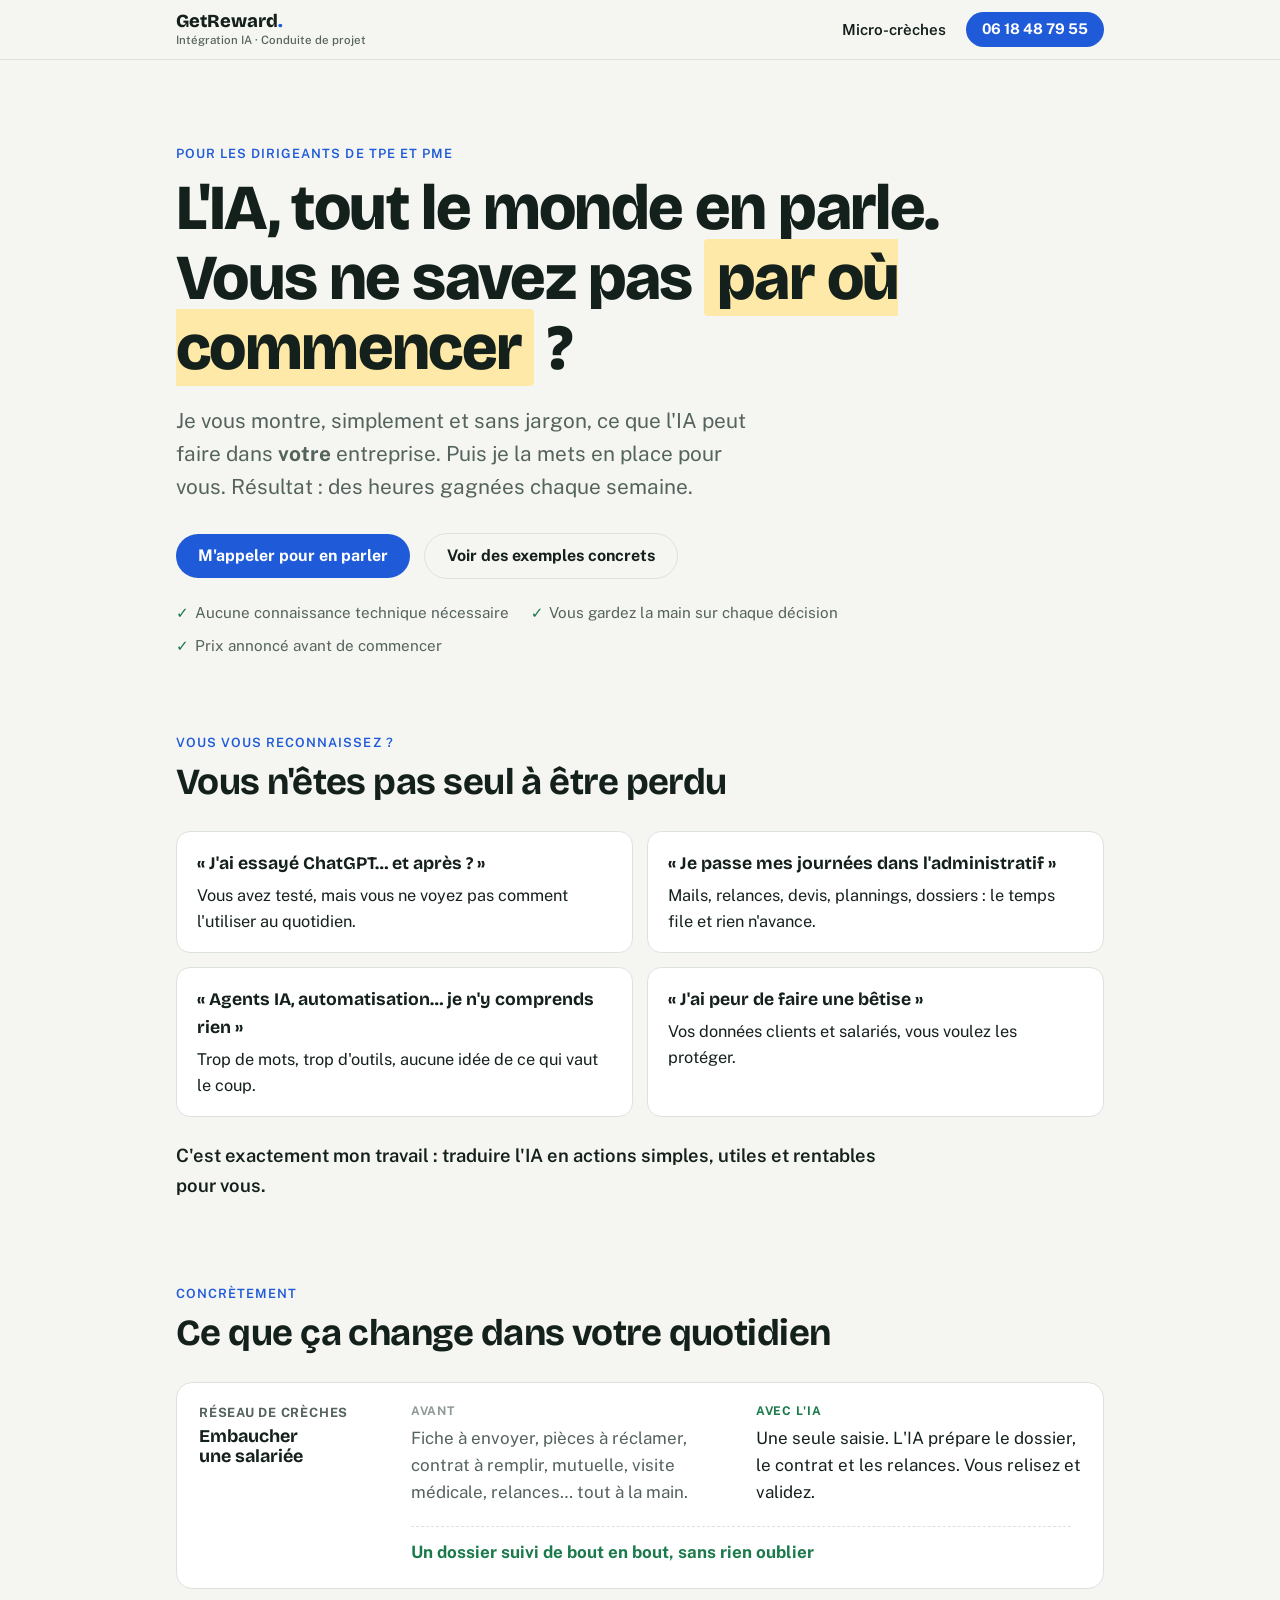
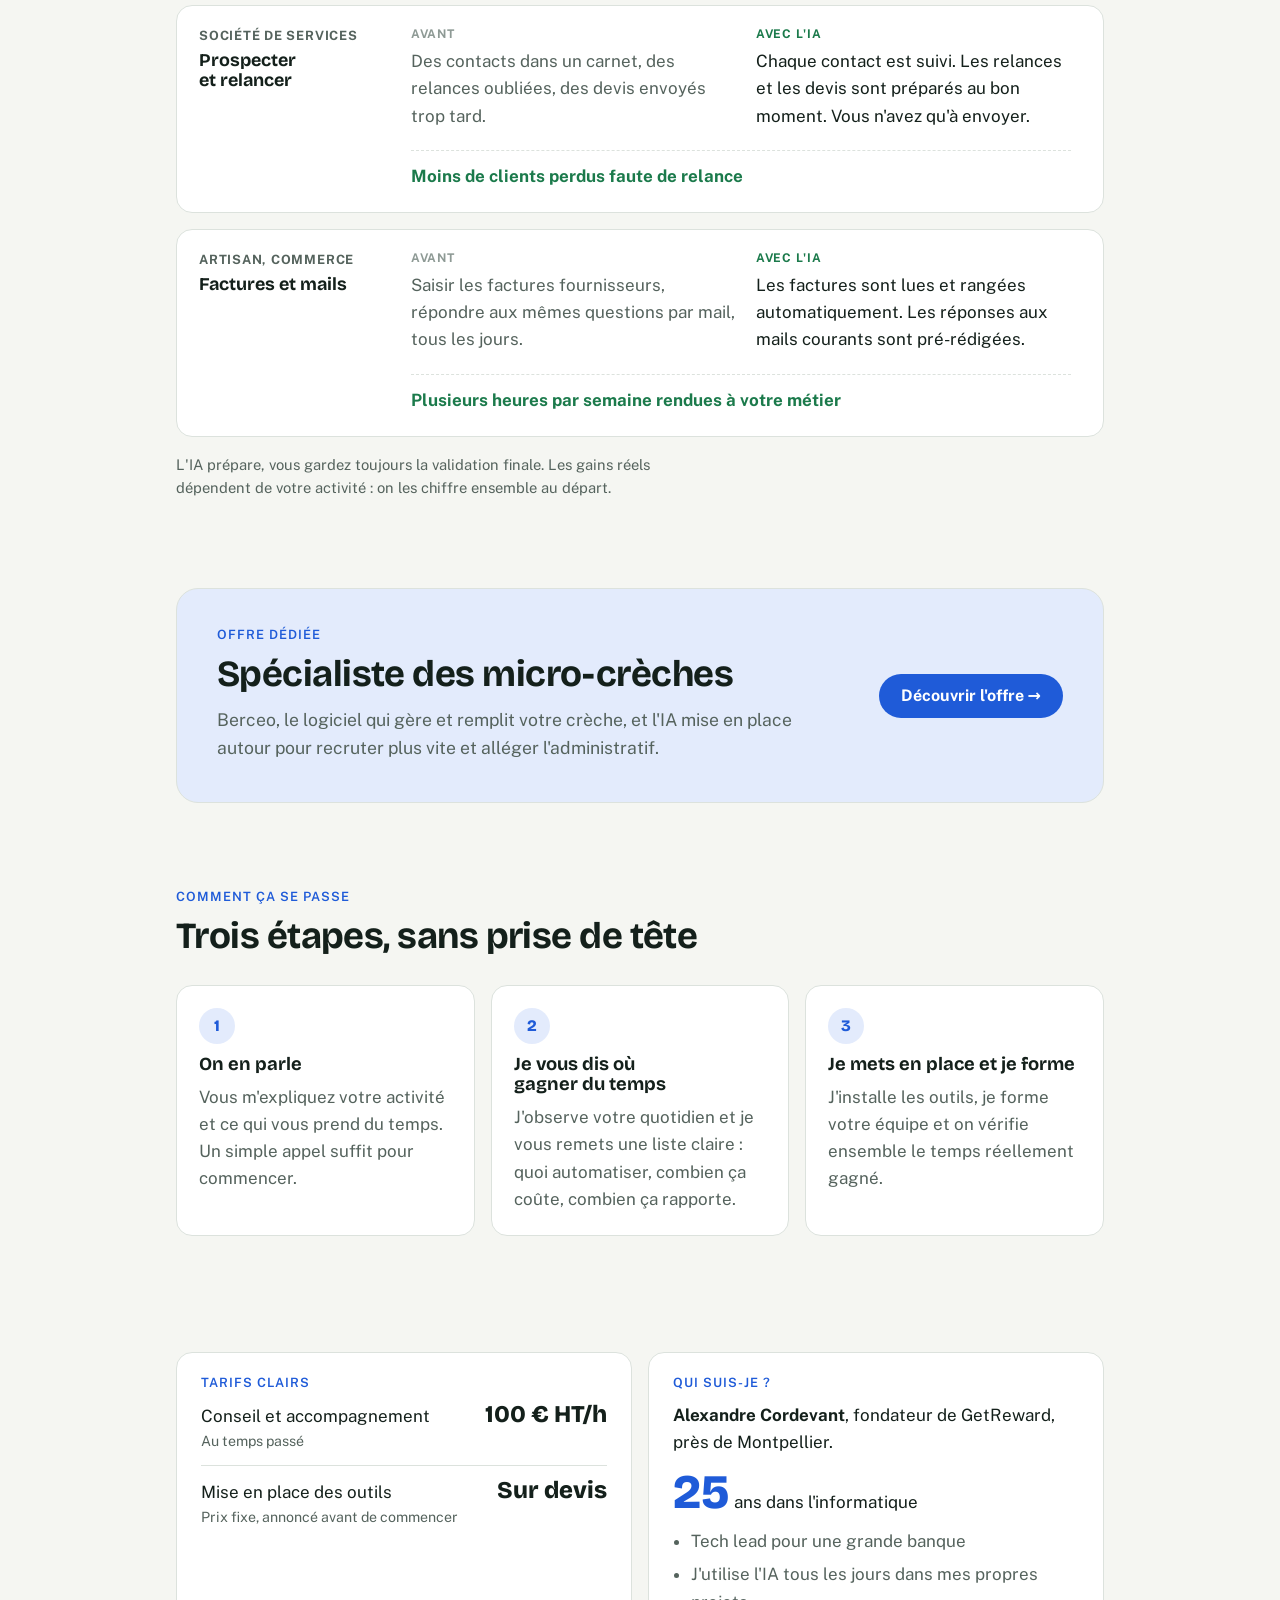
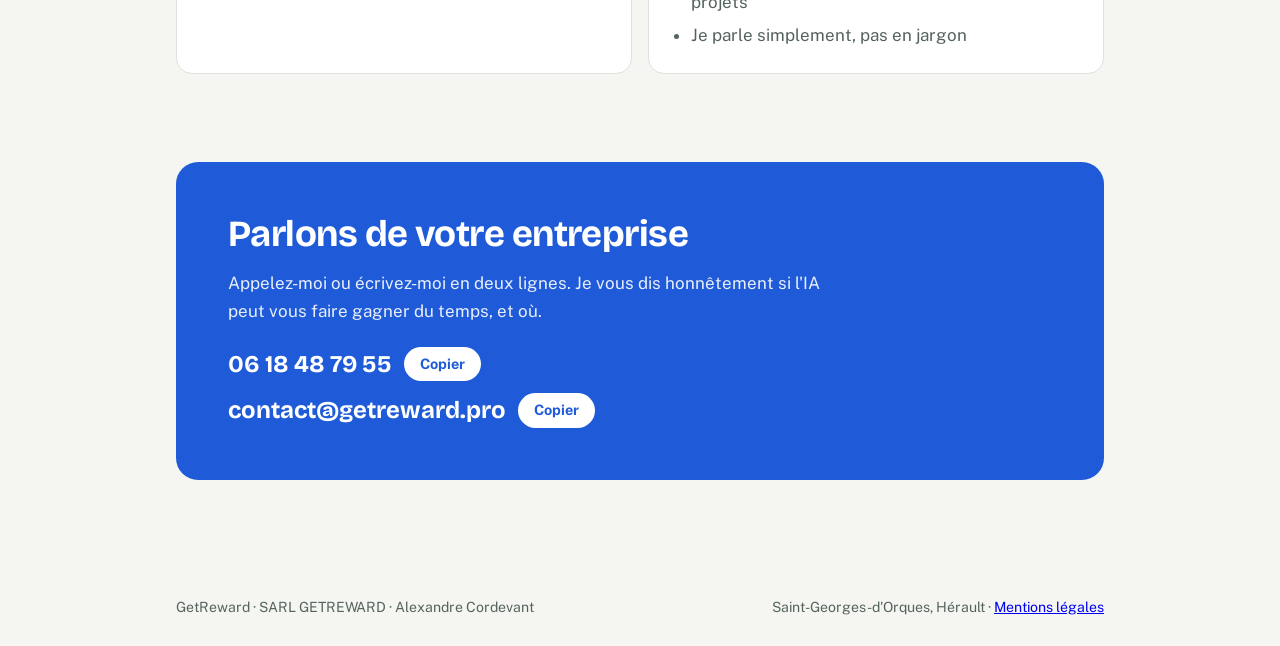
<file: index.html>
<!doctype html>
<html lang="fr">
<head>
<meta charset="utf-8">
<meta name="viewport" content="width=device-width, initial-scale=1, viewport-fit=cover">
<meta name="description" content="GetReward aide les dirigeants de TPE et PME à utiliser l'IA simplement, sans jargon, pour gagner des heures chaque semaine. Montpellier, Hérault.">
<title>GetReward · Intégration IA</title>
<link rel="canonical" href="https://getreward.pro/">
<link rel="preconnect" href="https://fonts.googleapis.com">
<link rel="preconnect" href="https://fonts.gstatic.com" crossorigin>
<link rel="stylesheet" href="https://fonts.googleapis.com/css2?family=Bricolage+Grotesque:opsz,wght@12..96,500;12..96,700;12..96,800&family=Public+Sans:wght@400;500;600;700&display=swap">
<style>
/* Layout : une colonne, phrases courtes, exemples "avant / avec l'IA", appel à l'action répété */
:root{
  --bg:#F5F6F2; --surface:#FFFFFF; --ink:#14201B; --muted:#55635D; --line:#DCE2DD;
  --accent:#1F5BD8; --accent-ink:#FFFFFF; --accent-soft:#E3EBFC; --warm:#FFE9A8; --ok:#1B7A4B; --old:#8E9A95;
  --f-display:"Bricolage Grotesque",ui-sans-serif,system-ui,sans-serif;
  --f-body:"Public Sans",ui-sans-serif,system-ui,sans-serif;
}
@media (prefers-color-scheme:dark){:root:not([data-theme="light"]){
  --bg:#0F1613; --surface:#17211D; --ink:#E8EEEA; --muted:#9DABA5; --line:#27332E;
  --accent:#7EA5FF; --accent-ink:#0F1613; --accent-soft:#1B2745; --warm:#4A3F12; --ok:#62D49C; --old:#6C7A74; color-scheme:dark}}
:root[data-theme="dark"]{
  --bg:#0F1613; --surface:#17211D; --ink:#E8EEEA; --muted:#9DABA5; --line:#27332E;
  --accent:#7EA5FF; --accent-ink:#0F1613; --accent-soft:#1B2745; --warm:#4A3F12; --ok:#62D49C; --old:#6C7A74; color-scheme:dark}

*{box-sizing:border-box}
body{background:var(--bg);color:var(--ink);font:400 1.0625rem/1.6 var(--f-body);margin:0}
.wrap{max-width:62rem;margin:0 auto;padding-inline:clamp(16px,4vw,32px)}
h1,h2,h3{font-family:var(--f-display);line-height:1.1;text-wrap:balance;margin:0}
h1{font-size:clamp(2.2rem,6.4vw,4rem);font-weight:800;letter-spacing:-.025em}
h2{font-size:clamp(1.6rem,3.8vw,2.3rem);font-weight:700;letter-spacing:-.015em}
h3{font-size:1.15rem;font-weight:700}
p{margin:0;max-width:60ch}
:focus-visible{outline:2px solid var(--accent);outline-offset:3px;border-radius:6px}
mark{background:var(--warm);color:inherit;padding:0 .2em;border-radius:4px}

header.top{position:sticky;top:env(safe-area-inset-top,0px);z-index:5;background:color-mix(in srgb,var(--bg) 90%,transparent);backdrop-filter:blur(8px);border-bottom:1px solid var(--line)}
header.top .wrap{display:flex;align-items:center;justify-content:space-between;gap:12px;padding-block:12px}
.brand{font:800 1.15rem/1 var(--f-display);color:var(--ink);text-decoration:none}
.brand span{color:var(--accent)}
.brand small{display:block;margin-top:4px;font:500 .72rem/1 var(--f-body);color:var(--muted)}
.btn{display:inline-flex;align-items:center;justify-content:center;gap:8px;background:var(--accent);color:var(--accent-ink);font:700 1rem/1 var(--f-body);padding:14px 22px;border-radius:999px;text-decoration:none;border:0;cursor:pointer;white-space:nowrap}
.btn.small{padding:10px 16px;font-size:.92rem}
.btn.ghost{background:transparent;color:var(--ink);border:1.5px solid var(--line)}
header.top nav{display:flex;align-items:center;gap:clamp(10px,2.5vw,20px)}
.navlink{font:600 .95rem/1 var(--f-body);color:var(--ink);text-decoration:none;white-space:nowrap}
.navlink:hover{color:var(--accent)}
@media (max-width:420px){.brand small{display:none}}

section{padding-block:clamp(48px,8vw,88px)}
.eyebrow{font:600 .8rem/1 var(--f-body);letter-spacing:.08em;text-transform:uppercase;color:var(--accent);margin-bottom:12px}

/* hero */
.hero{padding-block:clamp(44px,8vw,88px) clamp(40px,6vw,64px)}
.hero .lead{font-size:clamp(1.1rem,2.2vw,1.3rem);color:var(--muted);margin-top:20px;max-width:46ch}
.hero .ctas{display:flex;flex-wrap:wrap;align-items:center;gap:14px;margin-top:30px}
.hero .reassure{display:flex;flex-wrap:wrap;gap:8px 22px;margin-top:22px;padding:0;list-style:none;color:var(--muted);font-size:.95rem}
.hero .reassure li::before{content:"✓";color:var(--ok);font-weight:700;margin-right:6px}

/* douleurs */
.pains{display:grid;grid-template-columns:repeat(2,1fr);gap:14px;margin-top:28px}
.pain{background:var(--surface);border:1px solid var(--line);border-radius:14px;padding:18px 20px;font-size:1.02rem}
.pain strong{display:block;font-family:var(--f-display);font-size:1.1rem;margin-bottom:4px}
.pains-answer{margin-top:24px;font-size:1.15rem;font-weight:600}
@media (max-width:720px){.pains{grid-template-columns:1fr}}

/* exemples */
.examples{display:grid;gap:16px;margin-top:28px}
.ex{background:var(--surface);border:1px solid var(--line);border-radius:16px;padding:22px;display:grid;grid-template-columns:12rem 1fr 1fr;gap:20px;align-items:start}
.ex > *{min-width:0}
.ex .who{font:700 .8rem/1.3 var(--f-body);text-transform:uppercase;letter-spacing:.06em;color:var(--muted)}
.ex .who h3{margin-top:6px;text-transform:none;letter-spacing:0;color:var(--ink);font-size:1.12rem}
.ex .col span{display:block;font:700 .75rem/1 var(--f-body);text-transform:uppercase;letter-spacing:.06em;margin-bottom:8px}
.ex .before span{color:var(--old)}
.ex .after span{color:var(--ok)}
.ex .before p{color:var(--muted)}
.ex .gain{grid-column:2 / -1;font-weight:700;color:var(--ok);border-top:1px dashed var(--line);padding-top:12px}
@media (max-width:760px){.ex{grid-template-columns:1fr;gap:12px}.ex .gain{grid-column:auto}}
.note{margin-top:16px;color:var(--muted);font-size:.92rem}

/* spécialité micro-crèches */
.spec{background:var(--accent-soft);border:1px solid var(--line);border-radius:22px;padding:clamp(24px,4vw,40px);display:grid;grid-template-columns:1fr auto;gap:20px 32px;align-items:center}
.spec > *{min-width:0}
.spec p:not(.eyebrow){margin-top:12px;color:var(--muted);font-size:1.1rem}
@media (max-width:760px){.spec{grid-template-columns:1fr}.spec .btn{justify-self:start}}

/* étapes */
.steps{display:grid;grid-template-columns:repeat(3,1fr);gap:16px;margin-top:28px;counter-reset:s}
.step{background:var(--surface);border:1px solid var(--line);border-radius:16px;padding:22px;display:grid;gap:10px;align-content:start}
.step .n{width:36px;height:36px;border-radius:50%;background:var(--accent-soft);color:var(--accent);display:grid;place-items:center;font:800 1rem/1 var(--f-display)}
.step p{color:var(--muted)}
@media (max-width:760px){.steps{grid-template-columns:1fr}}

/* prix + moi */
.duo{display:grid;grid-template-columns:1fr 1fr;gap:16px;margin-top:28px}
.duo > div{background:var(--surface);border:1px solid var(--line);border-radius:16px;padding:24px;display:grid;gap:12px;align-content:start}
.price-line{display:flex;justify-content:space-between;gap:12px;align-items:baseline;border-bottom:1px solid var(--line);padding-bottom:12px}
.price-line:last-of-type{border-bottom:0;padding-bottom:0}
.price-line b{font:800 1.5rem/1 var(--f-display);white-space:nowrap}
.price-line small{color:var(--muted);display:block}
.me ul{margin:0;padding-left:18px;display:grid;gap:6px;color:var(--muted)}
.big25{font:800 3rem/1 var(--f-display);color:var(--accent)}
@media (max-width:760px){.duo{grid-template-columns:1fr}}

/* contact */
.contact{background:var(--accent);color:var(--accent-ink);border-radius:22px;padding:clamp(28px,5vw,52px);display:grid;gap:16px}
.contact p{opacity:.9}
.lines{display:grid;gap:12px;margin-top:6px}
.line{display:flex;flex-wrap:wrap;align-items:center;gap:12px}
.line code{font:700 clamp(1.15rem,3vw,1.5rem)/1.2 var(--f-display);user-select:all;overflow-wrap:anywhere}
.contact .btn{background:var(--accent-ink);color:var(--accent);padding:10px 16px;font-size:.9rem}
.copied{font-weight:600}
footer{padding-block:28px;color:var(--muted);font-size:.88rem}
footer .wrap{display:flex;flex-wrap:wrap;justify-content:space-between;gap:10px}
@media (prefers-reduced-motion:no-preference){html{scroll-behavior:smooth}}
</style>
</head>
<body>

<header class="top">
  <div class="wrap">
    <a class="brand" href="#top">GetReward<span>.</span><small>Intégration IA · Conduite de projet</small></a>
    <nav aria-label="Navigation principale">
      <a class="navlink" href="/micro-creches/">Micro-crèches</a>
      <a class="btn small" href="tel:+33618487955">06 18 48 79 55</a>
    </nav>
  </div>
</header>

<main id="top">
  <section class="hero">
    <div class="wrap">
      <p class="eyebrow">Pour les dirigeants de TPE et PME</p>
      <h1>L'IA, tout le monde en parle.<br>Vous ne savez pas <mark>par où commencer</mark>&nbsp;?</h1>
      <p class="lead">Je vous montre, simplement et sans jargon, ce que l'IA peut faire dans <b>votre</b> entreprise. Puis je la mets en place pour vous. Résultat&nbsp;: des heures gagnées chaque semaine.</p>
      <div class="ctas">
        <a class="btn" href="#contact">M'appeler pour en parler</a>
        <a class="btn ghost" href="#exemples">Voir des exemples concrets</a>
      </div>
      <ul class="reassure">
        <li>Aucune connaissance technique nécessaire</li>
        <li>Vous gardez la main sur chaque décision</li>
        <li>Prix annoncé avant de commencer</li>
      </ul>
    </div>
  </section>

  <section style="padding-top:0">
    <div class="wrap">
      <p class="eyebrow">Vous vous reconnaissez&nbsp;?</p>
      <h2>Vous n'êtes pas seul à être perdu</h2>
      <div class="pains">
        <div class="pain"><strong>« J'ai essayé ChatGPT… et après&nbsp;? »</strong>Vous avez testé, mais vous ne voyez pas comment l'utiliser au quotidien.</div>
        <div class="pain"><strong>« Je passe mes journées dans l'administratif »</strong>Mails, relances, devis, plannings, dossiers&nbsp;: le temps file et rien n'avance.</div>
        <div class="pain"><strong>« Agents IA, automatisation… je n'y comprends rien »</strong>Trop de mots, trop d'outils, aucune idée de ce qui vaut le coup.</div>
        <div class="pain"><strong>« J'ai peur de faire une bêtise »</strong>Vos données clients et salariés, vous voulez les protéger.</div>
      </div>
      <p class="pains-answer">C'est exactement mon travail&nbsp;: traduire l'IA en actions simples, utiles et rentables pour vous.</p>
    </div>
  </section>

  <section id="exemples" style="padding-top:0">
    <div class="wrap">
      <p class="eyebrow">Concrètement</p>
      <h2>Ce que ça change dans votre quotidien</h2>
      <div class="examples">
        <article class="ex">
          <div class="who">Réseau de crèches<h3>Embaucher une salariée</h3></div>
          <div class="col before"><span>Avant</span><p>Fiche à envoyer, pièces à réclamer, contrat à remplir, mutuelle, visite médicale, relances… tout à la main.</p></div>
          <div class="col after"><span>Avec l'IA</span><p>Une seule saisie. L'IA prépare le dossier, le contrat et les relances. Vous relisez et validez.</p></div>
          <p class="gain">Un dossier suivi de bout en bout, sans rien oublier</p>
        </article>
        <article class="ex">
          <div class="who">Société de services<h3>Prospecter et relancer</h3></div>
          <div class="col before"><span>Avant</span><p>Des contacts dans un carnet, des relances oubliées, des devis envoyés trop tard.</p></div>
          <div class="col after"><span>Avec l'IA</span><p>Chaque contact est suivi. Les relances et les devis sont préparés au bon moment. Vous n'avez qu'à envoyer.</p></div>
          <p class="gain">Moins de clients perdus faute de relance</p>
        </article>
        <article class="ex">
          <div class="who">Artisan, commerce<h3>Factures et mails</h3></div>
          <div class="col before"><span>Avant</span><p>Saisir les factures fournisseurs, répondre aux mêmes questions par mail, tous les jours.</p></div>
          <div class="col after"><span>Avec l'IA</span><p>Les factures sont lues et rangées automatiquement. Les réponses aux mails courants sont pré-rédigées.</p></div>
          <p class="gain">Plusieurs heures par semaine rendues à votre métier</p>
        </article>
      </div>
      <p class="note">L'IA prépare, vous gardez toujours la validation finale. Les gains réels dépendent de votre activité&nbsp;: on les chiffre ensemble au départ.</p>
    </div>
  </section>

  <section id="micro-creches" style="padding-top:0">
    <div class="wrap">
      <div class="spec">
        <div>
          <p class="eyebrow">Offre dédiée</p>
          <h2>Spécialiste des micro-crèches</h2>
          <p>Berceo, le logiciel qui gère et remplit votre crèche, et l'IA mise en place autour pour recruter plus vite et alléger l'administratif.</p>
        </div>
        <a class="btn" href="/micro-creches/">Découvrir l'offre →</a>
      </div>
    </div>
  </section>

  <section style="padding-top:0">
    <div class="wrap">
      <p class="eyebrow">Comment ça se passe</p>
      <h2>Trois étapes, sans prise de tête</h2>
      <div class="steps">
        <div class="step"><span class="n">1</span><h3>On en parle</h3><p>Vous m'expliquez votre activité et ce qui vous prend du temps. Un simple appel suffit pour commencer.</p></div>
        <div class="step"><span class="n">2</span><h3>Je vous dis où gagner du temps</h3><p>J'observe votre quotidien et je vous remets une liste claire&nbsp;: quoi automatiser, combien ça coûte, combien ça rapporte.</p></div>
        <div class="step"><span class="n">3</span><h3>Je mets en place et je forme</h3><p>J'installe les outils, je forme votre équipe et on vérifie ensemble le temps réellement gagné.</p></div>
      </div>
    </div>
  </section>

  <section style="padding-top:0">
    <div class="wrap">
      <div class="duo">
        <div>
          <p class="eyebrow" style="margin:0">Tarifs clairs</p>
          <div class="price-line"><div>Conseil et accompagnement<small>Au temps passé</small></div><b>100&nbsp;€&nbsp;HT/h</b></div>
          <div class="price-line"><div>Mise en place des outils<small>Prix fixe, annoncé avant de commencer</small></div><b>Sur devis</b></div>
        </div>
        <div class="me">
          <p class="eyebrow" style="margin:0">Qui suis-je&nbsp;?</p>
          <p><b>Alexandre Cordevant</b>, fondateur de GetReward, près de Montpellier.</p>
          <p><span class="big25">25</span> ans dans l'informatique</p>
          <ul>
            <li>Tech lead pour une grande banque</li>
            <li>J'utilise l'IA tous les jours dans mes propres projets</li>
            <li>Je parle simplement, pas en jargon</li>
          </ul>
        </div>
      </div>
    </div>
  </section>

  <section id="contact" style="padding-top:0">
    <div class="wrap">
      <div class="contact">
        <h2>Parlons de votre entreprise</h2>
        <p>Appelez-moi ou écrivez-moi en deux lignes. Je vous dis honnêtement si l'IA peut vous faire gagner du temps, et où.</p>
        <div class="lines">
          <div class="line"><code id="tel">06 18 48 79 55</code><button class="btn" type="button" data-copy="tel">Copier</button></div>
          <div class="line"><code id="email">contact@getreward.pro</code><button class="btn" type="button" data-copy="email">Copier</button></div>
          <span class="copied" id="copied" hidden>Copié</span>
        </div>
      </div>
    </div>
  </section>
</main>

<footer>
  <div class="wrap">
    <span>GetReward · SARL GETREWARD · Alexandre Cordevant</span>
    <span>Saint-Georges-d'Orques, Hérault · <a href="/mentions-legales/">Mentions légales</a></span>
  </div>
</footer>

<script>
document.querySelectorAll('[data-copy]').forEach(function(b){
  b.addEventListener('click', function(){
    var el = document.getElementById(b.dataset.copy), ok = document.getElementById('copied');
    function done(){ ok.hidden = false; setTimeout(function(){ ok.hidden = true; }, 2000); }
    function sel(){ var r = document.createRange(); r.selectNodeContents(el); var s = getSelection(); s.removeAllRanges(); s.addRange(r); }
    try { navigator.clipboard.writeText(el.textContent.replace(/\s/g, '')).then(done).catch(sel); } catch(e){ sel(); }
  });
});
</script>
</body>
</html>
</file>
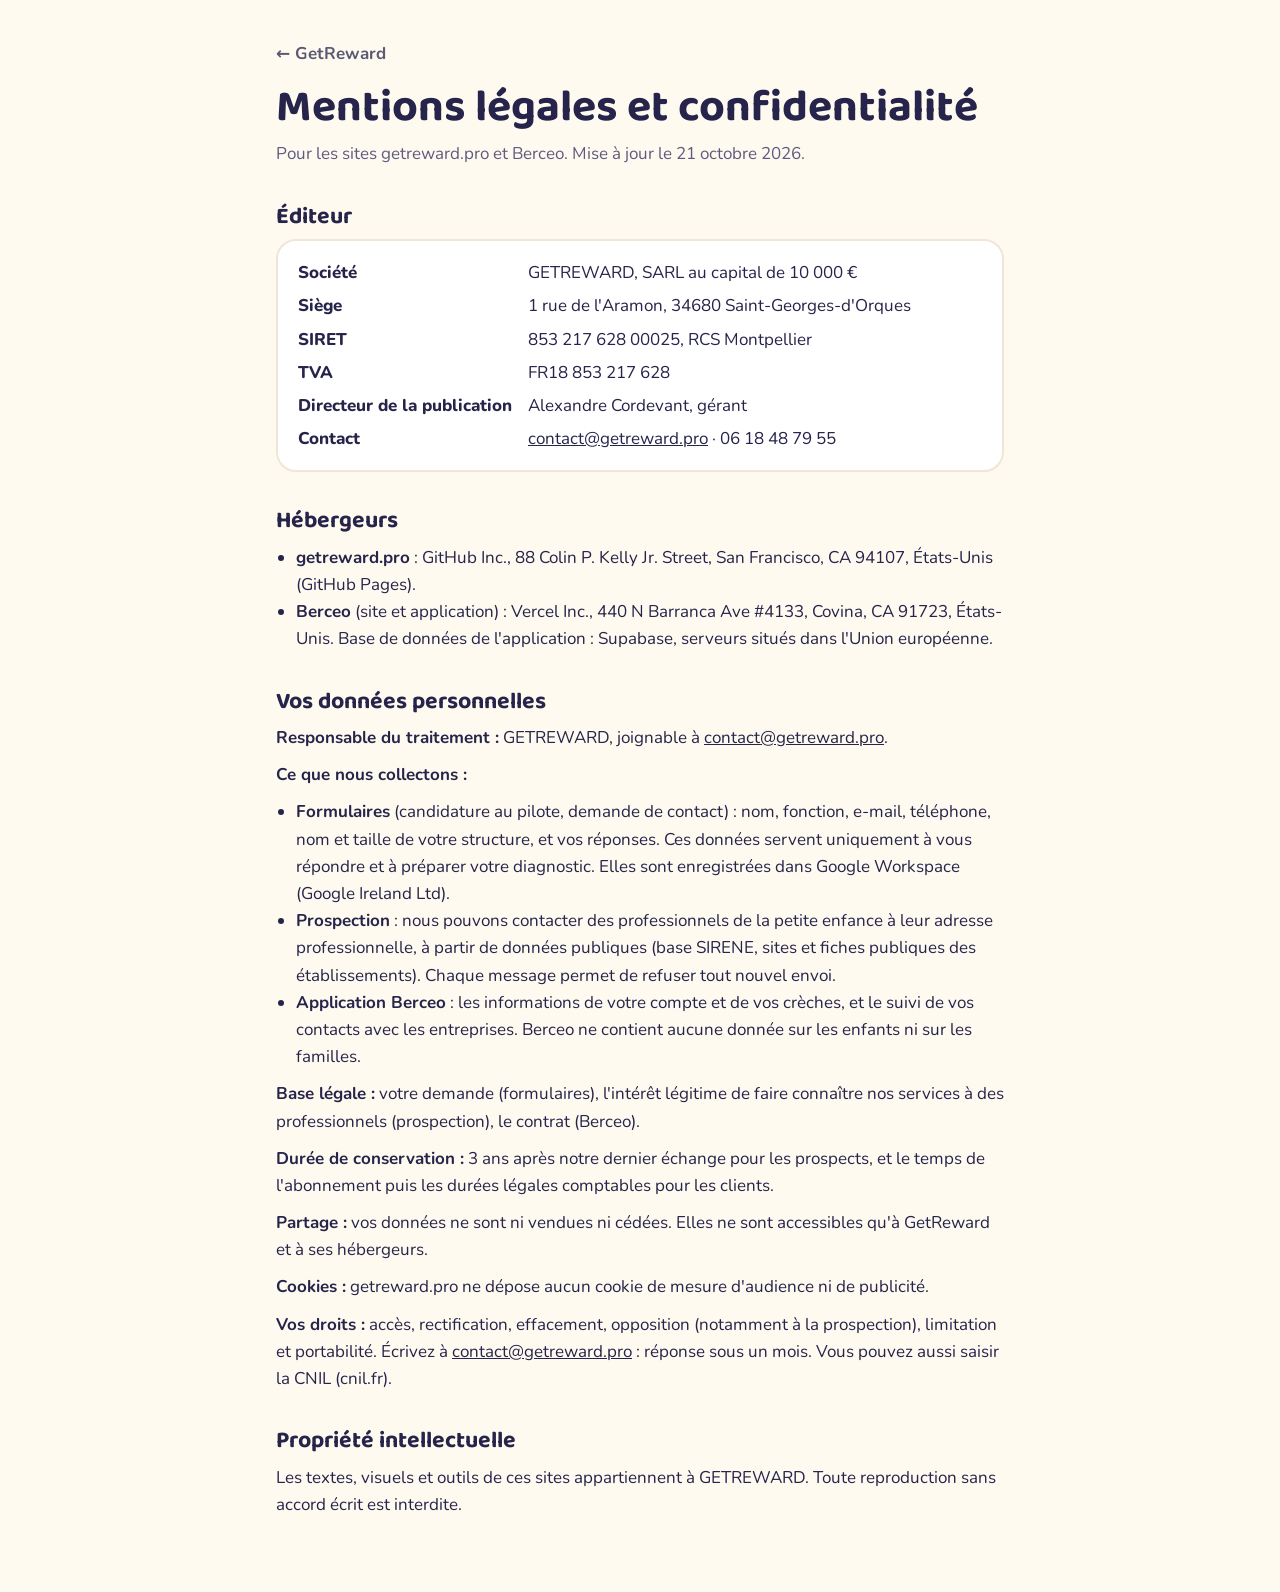
<file: mentions-legales/index.html>
<!doctype html>
<html lang="fr">
<head>
<meta charset="utf-8">
<meta name="viewport" content="width=device-width,initial-scale=1,viewport-fit=cover">
<title>Mentions légales · GetReward</title>
<meta name="description" content="Mentions légales et politique de confidentialité de GetReward et de Berceo.">
<link rel="canonical" href="https://getreward.pro/mentions-legales/">
<meta name="robots" content="noindex">
<link rel="preconnect" href="https://fonts.googleapis.com">
<link rel="preconnect" href="https://fonts.gstatic.com" crossorigin>
<link rel="stylesheet" href="https://fonts.googleapis.com/css2?family=Baloo+2:wght@700;800&family=Nunito:wght@500;700;800&display=swap">
<style>
:root{--bg:#FFFAF0;--surface:#FFFFFF;--ink:#26244A;--muted:#5E5B7E;--line:#EFE6D6;--coral:#FF7657;color-scheme:light}
@media (prefers-color-scheme: dark){:root:not([data-theme="light"]){--bg:#17162B;--surface:#22203D;--ink:#F7F3FF;--muted:#BDB8DA;--line:#35325A;--coral:#FF8A6E;color-scheme:dark}}
:root[data-theme="dark"]{--bg:#17162B;--surface:#22203D;--ink:#F7F3FF;--muted:#BDB8DA;--line:#35325A;--coral:#FF8A6E;color-scheme:dark}
*{box-sizing:border-box}
body{margin:0;background:var(--bg);color:var(--ink);font-family:"Nunito","Segoe UI",system-ui,sans-serif;font-size:17px;line-height:1.6}
main{max-width:760px;margin:0 auto;padding:40px max(16px,env(safe-area-inset-left,0px)) 64px}
h1,h2{font-family:"Baloo 2","Trebuchet MS",system-ui,sans-serif;line-height:1.1;margin:0}
h1{font-size:clamp(2rem,6vw,2.8rem);margin:16px 0 8px}
h2{font-size:1.45rem;margin:36px 0 10px}
p,ul{margin:0 0 10px}
ul{padding-left:1.2em}
.muted{color:var(--muted)}
.card{background:var(--surface);border:2px solid var(--line);border-radius:20px;padding:18px 20px}
dl{display:grid;grid-template-columns:max-content 1fr;gap:6px 16px;margin:0}
dt{font-weight:800}
dd{margin:0;min-width:0;overflow-wrap:anywhere}
@media(max-width:560px){dl{grid-template-columns:1fr}dd{margin-bottom:6px}}
a{color:inherit}
a:focus-visible{outline:3px solid var(--coral);outline-offset:3px}
.back{font-weight:700;text-decoration:none;opacity:.75}
.back:hover{opacity:1;text-decoration:underline}
</style>
</head>
<body>
<main>
  <a class="back" href="/">← GetReward</a>
  <h1>Mentions légales et confidentialité</h1>
  <p class="muted">Pour les sites getreward.pro et Berceo. Mise à jour le 21 octobre 2026.</p>

  <h2 id="editeur">Éditeur</h2>
  <div class="card">
    <dl>
      <dt>Société</dt><dd>GETREWARD, SARL au capital de 10 000 €</dd>
      <dt>Siège</dt><dd>1 rue de l'Aramon, 34680 Saint-Georges-d'Orques</dd>
      <dt>SIRET</dt><dd>853 217 628 00025, RCS Montpellier</dd>
      <dt>TVA</dt><dd>FR18 853 217 628</dd>
      <dt>Directeur de la publication</dt><dd>Alexandre Cordevant, gérant</dd>
      <dt>Contact</dt><dd><a href="mailto:contact@getreward.pro">contact@getreward.pro</a> · 06 18 48 79 55</dd>
    </dl>
  </div>

  <h2 id="hebergeurs">Hébergeurs</h2>
  <ul>
    <li><b>getreward.pro</b> : GitHub Inc., 88 Colin P. Kelly Jr. Street, San Francisco, CA 94107, États-Unis (GitHub Pages).</li>
    <li><b>Berceo</b> (site et application) : Vercel Inc., 440 N Barranca Ave #4133, Covina, CA 91723, États-Unis. Base de données de l'application : Supabase, serveurs situés dans l'Union européenne.</li>
  </ul>

  <h2 id="confidentialite">Vos données personnelles</h2>
  <p><b>Responsable du traitement :</b> GETREWARD, joignable à <a href="mailto:contact@getreward.pro">contact@getreward.pro</a>.</p>
  <p><b>Ce que nous collectons :</b></p>
  <ul>
    <li><b>Formulaires</b> (candidature au pilote, demande de contact) : nom, fonction, e-mail, téléphone, nom et taille de votre structure, et vos réponses. Ces données servent uniquement à vous répondre et à préparer votre diagnostic. Elles sont enregistrées dans Google Workspace (Google Ireland Ltd).</li>
    <li><b>Prospection</b> : nous pouvons contacter des professionnels de la petite enfance à leur adresse professionnelle, à partir de données publiques (base SIRENE, sites et fiches publiques des établissements). Chaque message permet de refuser tout nouvel envoi.</li>
    <li><b>Application Berceo</b> : les informations de votre compte et de vos crèches, et le suivi de vos contacts avec les entreprises. Berceo ne contient aucune donnée sur les enfants ni sur les familles.</li>
  </ul>
  <p><b>Base légale :</b> votre demande (formulaires), l'intérêt légitime de faire connaître nos services à des professionnels (prospection), le contrat (Berceo).</p>
  <p><b>Durée de conservation :</b> 3 ans après notre dernier échange pour les prospects, et le temps de l'abonnement puis les durées légales comptables pour les clients.</p>
  <p><b>Partage :</b> vos données ne sont ni vendues ni cédées. Elles ne sont accessibles qu'à GetReward et à ses hébergeurs.</p>
  <p><b>Cookies :</b> getreward.pro ne dépose aucun cookie de mesure d'audience ni de publicité.</p>
  <p><b>Vos droits :</b> accès, rectification, effacement, opposition (notamment à la prospection), limitation et portabilité. Écrivez à <a href="mailto:contact@getreward.pro">contact@getreward.pro</a> : réponse sous un mois. Vous pouvez aussi saisir la CNIL (cnil.fr).</p>

  <h2 id="propriete">Propriété intellectuelle</h2>
  <p>Les textes, visuels et outils de ces sites appartiennent à GETREWARD. Toute reproduction sans accord écrit est interdite.</p>
</main>
</body>
</html>
</file>
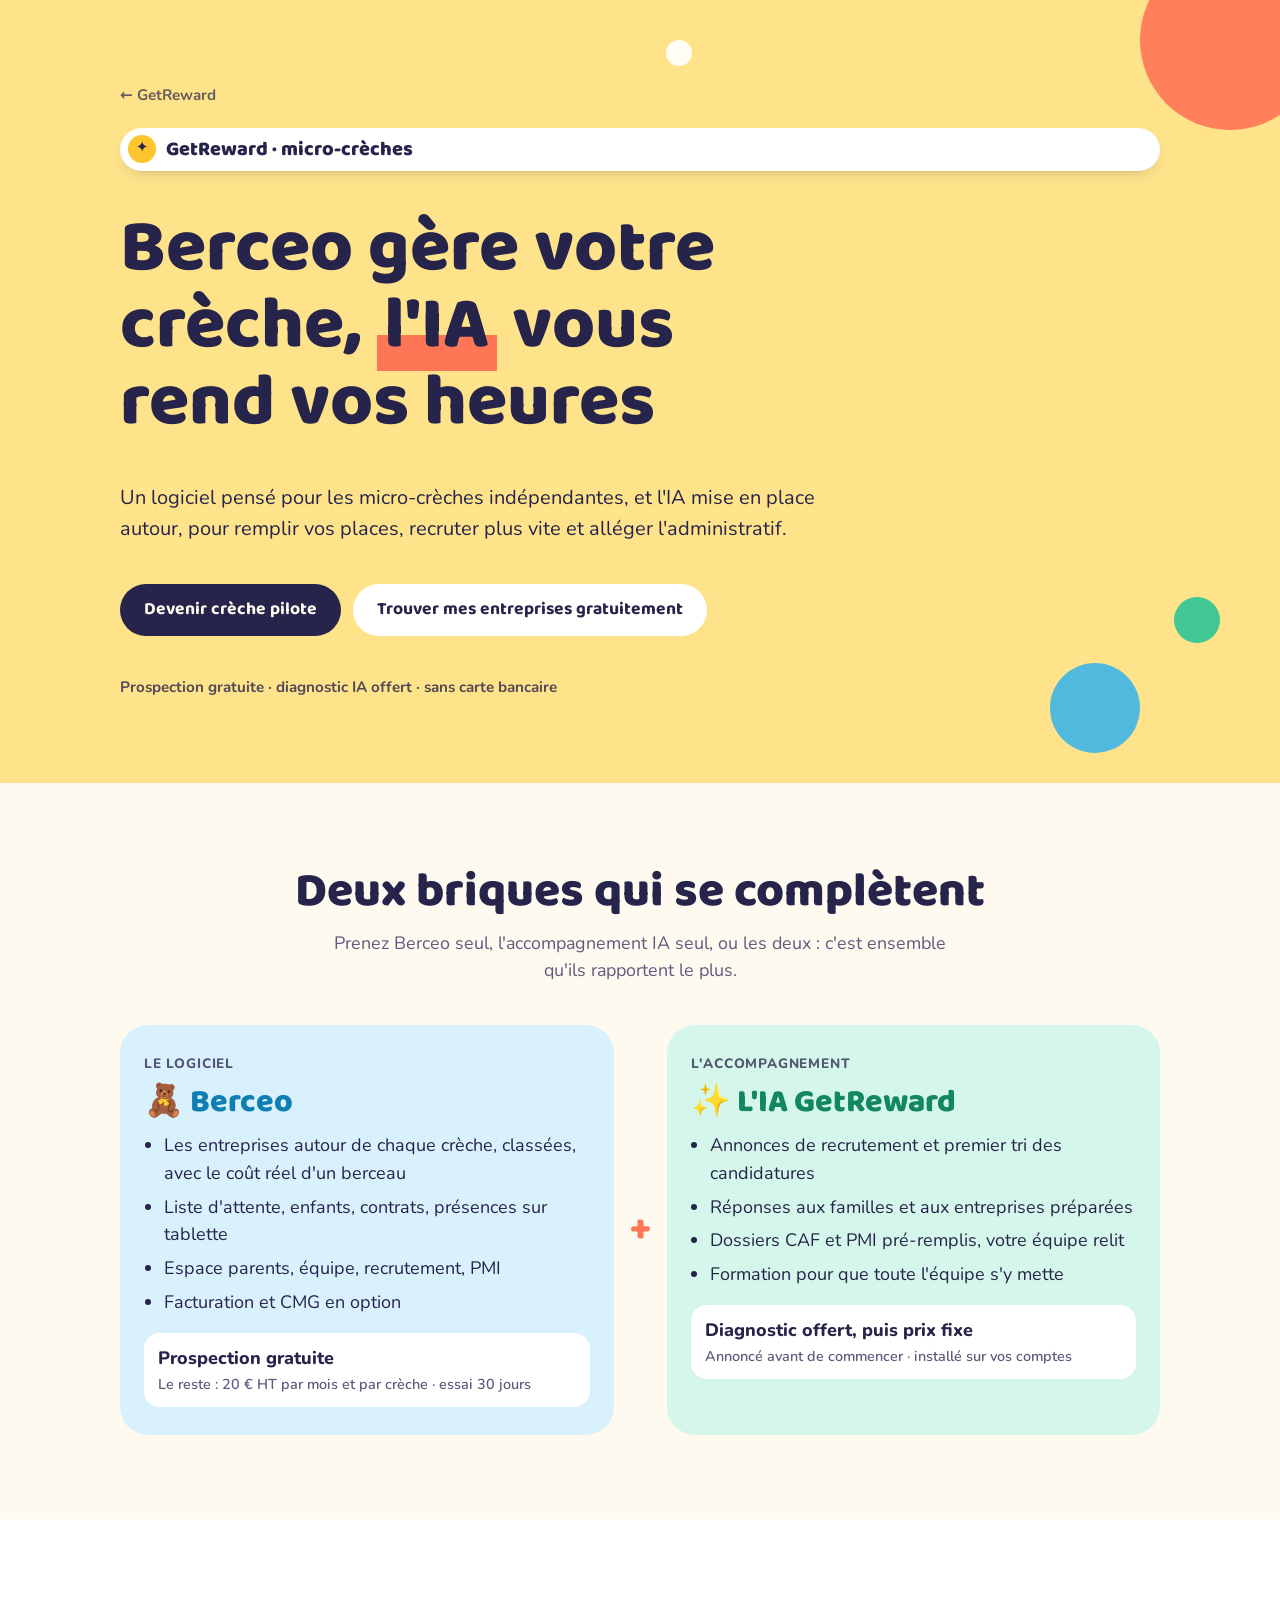
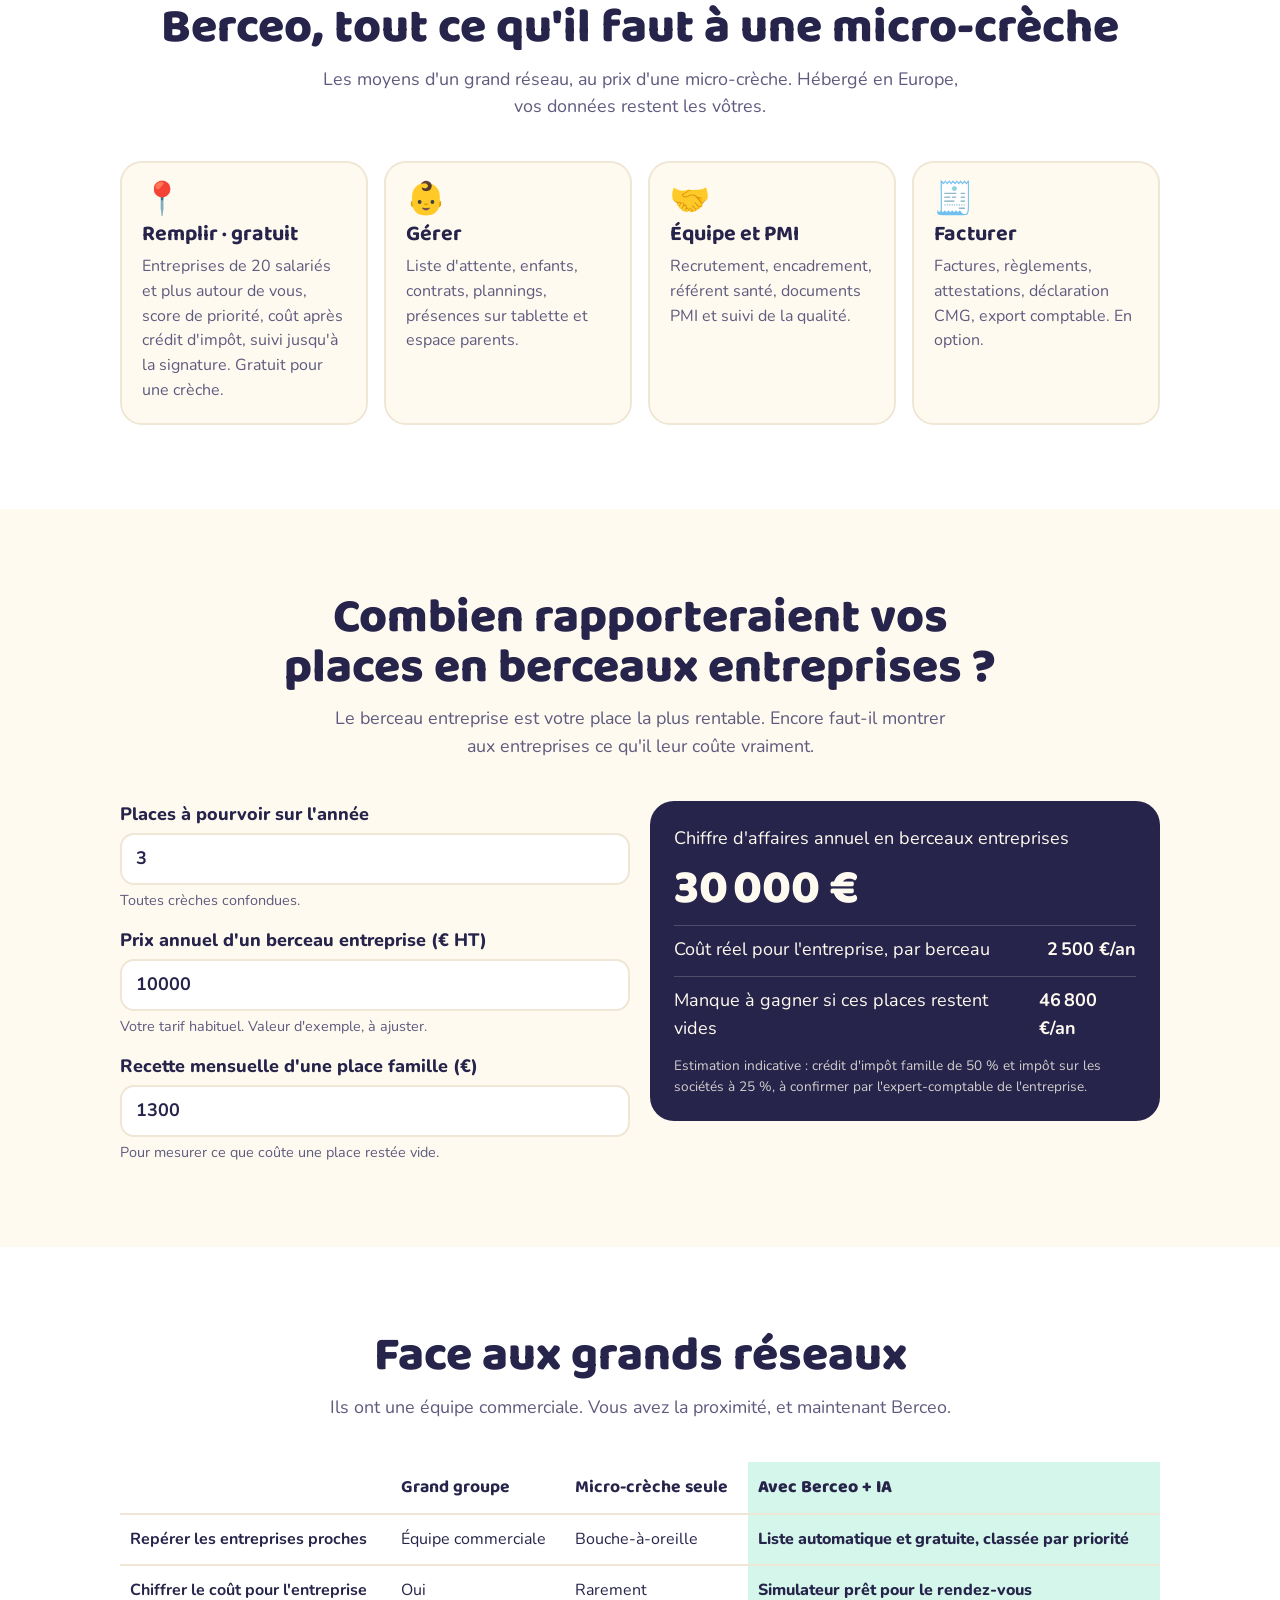
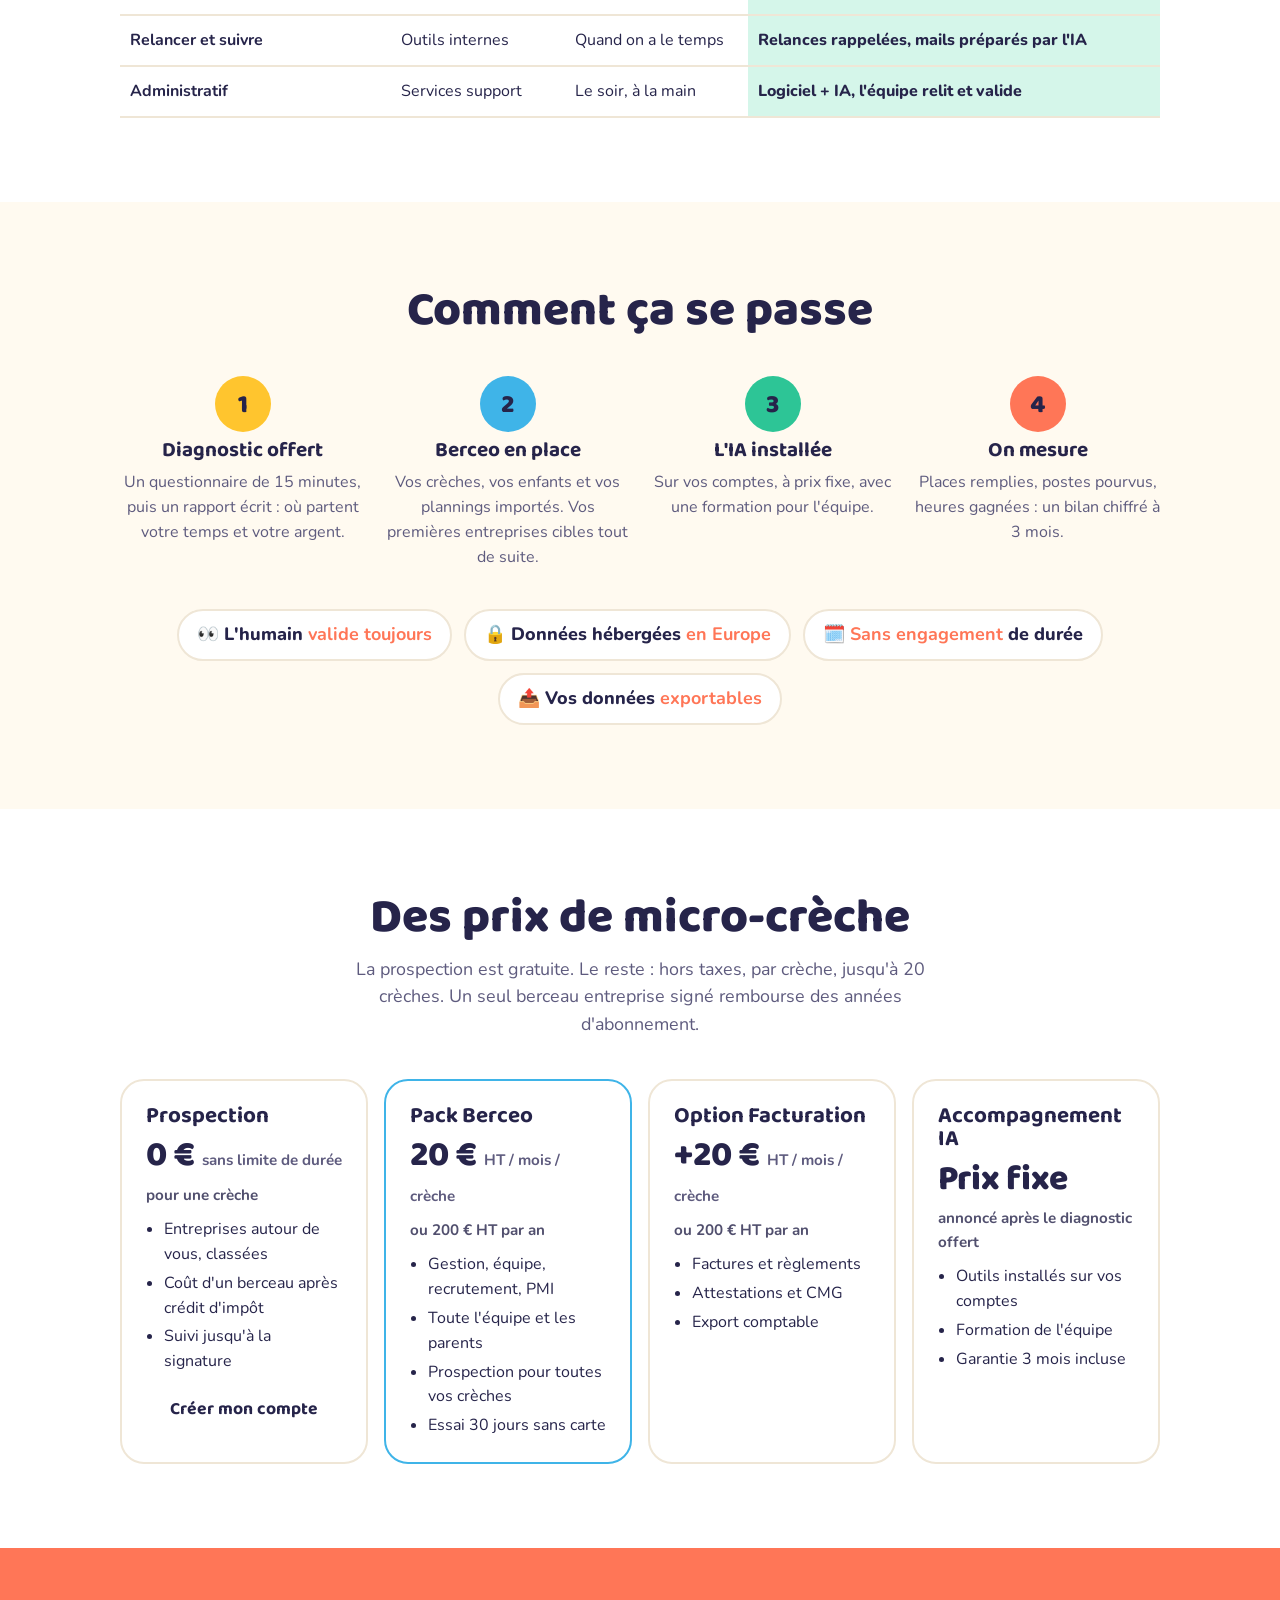
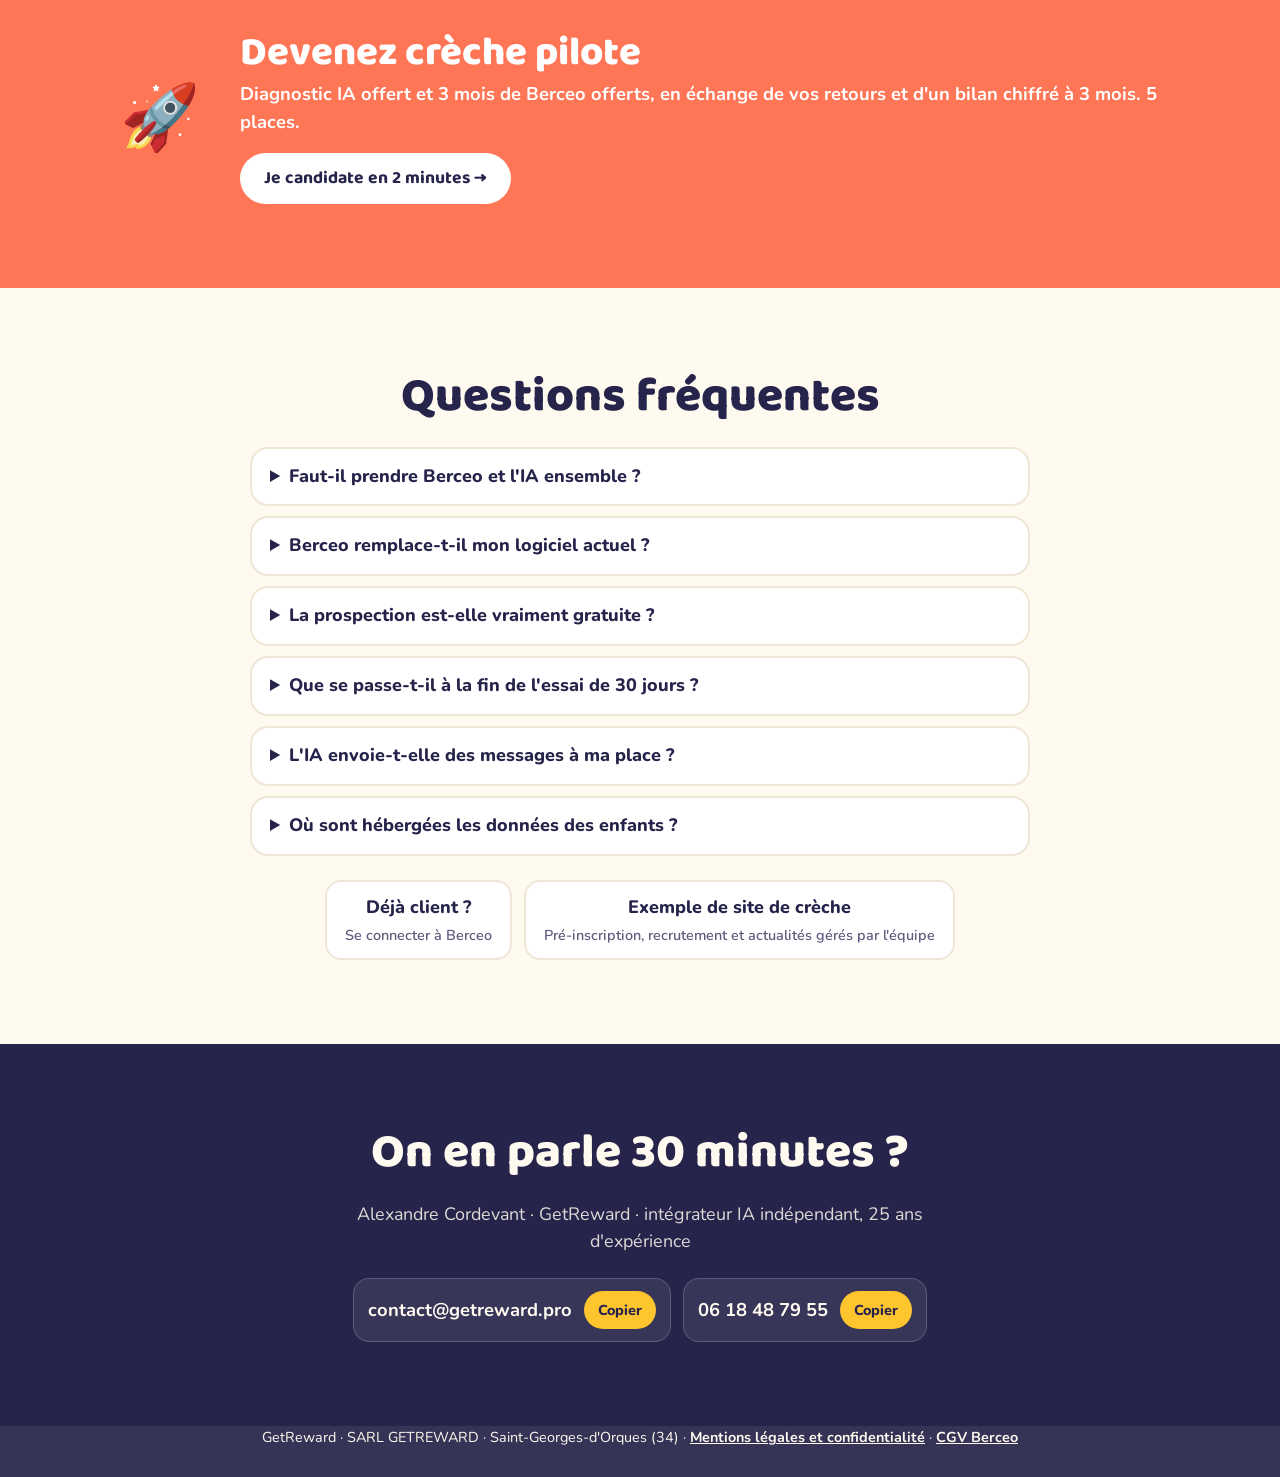
<file: micro-creches/index.html>
<!doctype html>
<html lang="fr">
<head>
<meta charset="utf-8">
<meta name="viewport" content="width=device-width,initial-scale=1,viewport-fit=cover">
<title>Berceo et l'IA pour les micro-crèches · GetReward</title>
<meta name="description" content="Berceo trouve gratuitement les entreprises autour de votre micro-crèche, gère le reste pour 20 € HT par mois et par crèche (essai 30 jours), et l'IA vous rend vos heures.">
<link rel="canonical" href="https://getreward.pro/micro-creches/">
<meta property="og:type" content="website">
<meta property="og:url" content="https://getreward.pro/micro-creches/">
<meta property="og:title" content="Berceo gère votre crèche, l'IA vous rend vos heures · GetReward">
<meta property="og:description" content="Un logiciel pensé pour les micro-crèches indépendantes, et l'IA mise en place autour, à prix fixe. Diagnostic offert.">
<meta property="og:locale" content="fr_FR">
<meta property="og:site_name" content="GetReward">
<style>:root{color-scheme:light;box-sizing:border-box;padding-top:env(safe-area-inset-top,0px);padding-bottom:env(safe-area-inset-bottom,0px)}html{scroll-padding-top:env(safe-area-inset-top,0px)}body{margin:0;padding:0;font:14px -apple-system,BlinkMacSystemFont,sans-serif;background:#fff;color:#000}img{max-width:100%}[hidden]:not([hidden=until-found i]){display:none!important}</style>
<link rel="preconnect" href="https://fonts.googleapis.com">
<link rel="preconnect" href="https://fonts.gstatic.com" crossorigin>
<link rel="stylesheet" href="https://fonts.googleapis.com/css2?family=Baloo+2:wght@600;700;800&family=Nunito:wght@500;700;800&display=swap">
<style>
/* Layout : deux briques côte à côte (Berceo / IA), puis le détail de chacune, le calcul, les tarifs et le pilote */
:root{
  --bg:#FFFAF0; --surface:#FFFFFF; --ink:#26244A; --muted:#5E5B7E; --line:#EFE6D6;
  --sun:#FFC52E; --sun-soft:#FFF1C2;
  --coral:#FF7657; --coral-soft:#FFE2DA;
  --sky:#3FB4E8; --sky-soft:#D9F1FC;
  --mint:#2DC596; --mint-soft:#D5F6EA;
  --hero:#FFE38A;
  --f-display:"Baloo 2","Trebuchet MS",system-ui,sans-serif;
  --f-body:"Nunito","Segoe UI",system-ui,sans-serif;
}
@media (prefers-color-scheme: dark){:root:not([data-theme="light"]){
  --bg:#17162B; --surface:#22203D; --ink:#F7F3FF; --muted:#BDB8DA; --line:#35325A;
  --sun:#FFC940; --sun-soft:#3E3517; --coral:#FF8A6E; --coral-soft:#43251F;
  --sky:#5CC4F0; --sky-soft:#173547; --mint:#46D6A8; --mint-soft:#163B31; --hero:#2A2747; color-scheme:dark;
}}
:root[data-theme="dark"]{
  --bg:#17162B; --surface:#22203D; --ink:#F7F3FF; --muted:#BDB8DA; --line:#35325A;
  --sun:#FFC940; --sun-soft:#3E3517; --coral:#FF8A6E; --coral-soft:#43251F;
  --sky:#5CC4F0; --sky-soft:#173547; --mint:#46D6A8; --mint-soft:#163B31; --hero:#2A2747; color-scheme:dark;
}
*{box-sizing:border-box}
body{background:var(--bg);color:var(--ink);font-family:var(--f-body);font-size:18px;line-height:1.55;-webkit-font-smoothing:antialiased}
h1,h2,h3{font-family:var(--f-display);line-height:1.05;margin:0;text-wrap:balance}
p{margin:0}
a{color:inherit}
.band{padding-left:max(16px,env(safe-area-inset-left,0px));padding-right:max(16px,env(safe-area-inset-right,0px));padding-block:clamp(48px,7vw,84px)}
.wrap{max-width:1040px;margin-inline:auto;display:grid;gap:clamp(24px,4vw,40px)}
.center{text-align:center;justify-items:center}
h2{font-size:clamp(2rem,4.6vw,3rem);font-weight:800}
.sub{color:var(--muted);font-size:1.12rem;max-width:58ch}
.alt{background:var(--surface)}

/* HERO */
.hero{background:var(--hero);position:relative;overflow:hidden}
.hero .wrap{position:relative;z-index:1}
.brand{display:inline-flex;align-items:center;gap:10px;font-family:var(--f-display);font-weight:800;font-size:1.25rem;background:var(--surface);padding:6px 16px 6px 8px;border-radius:99px;box-shadow:0 6px 18px -10px rgba(38,36,74,.4)}
.brand i{width:28px;height:28px;border-radius:50%;background:var(--sun);display:grid;place-items:center;font-style:normal;font-size:.95rem}
.hero h1{font-size:clamp(2.4rem,7vw,4.6rem);font-weight:800;max-width:15ch}
.hero h1 .hl{background:linear-gradient(transparent 58%,var(--coral) 58%,var(--coral) 88%,transparent 88%);padding:0 .1em}
.hero .sub{color:var(--ink);font-size:1.25rem}
.bubbles span{position:absolute;border-radius:50%;opacity:.9}
.bubbles span:nth-child(1){width:180px;height:180px;background:var(--coral);right:-40px;top:-50px}
.bubbles span:nth-child(2){width:90px;height:90px;background:var(--sky);right:140px;bottom:30px}
.bubbles span:nth-child(3){width:46px;height:46px;background:var(--mint);right:60px;bottom:140px}
.bubbles span:nth-child(4){width:26px;height:26px;background:var(--surface);left:52%;top:40px}
@media (prefers-reduced-motion:no-preference){
  .bubbles span{animation:bob 6s ease-in-out infinite}
  .bubbles span:nth-child(2){animation-delay:-2s}.bubbles span:nth-child(3){animation-delay:-4s}
  @keyframes bob{50%{transform:translateY(-12px)}}
}
@media(max-width:640px){.bubbles span:nth-child(2){right:-20px;bottom:-20px}.bubbles span:nth-child(3){display:none}}
.btn{display:inline-flex;align-items:center;gap:8px;background:var(--ink);color:var(--bg);font-family:var(--f-display);font-weight:700;font-size:1.1rem;padding:12px 24px;border-radius:99px;text-decoration:none}
.btn-ghost{background:var(--surface);color:var(--ink)}
.btn-light{background:#fff;color:#26244A}
.ctas{display:flex;flex-wrap:wrap;gap:12px}
.hint{font-size:.95rem;font-weight:700;opacity:.8}
.btn:focus-visible,.copy:focus-visible,a:focus-visible,summary:focus-visible,input:focus-visible{outline:3px solid var(--coral);outline-offset:3px}

/* DEUX BRIQUES */
.duo{display:grid;grid-template-columns:1fr auto 1fr;gap:16px;align-items:stretch}
.duo .plus{align-self:center;font-family:var(--f-display);font-weight:800;font-size:2.4rem;color:var(--coral)}
.brick{border-radius:28px;padding:28px 24px;display:grid;gap:12px;align-content:start;min-width:0}
.brick .tag{font-weight:800;font-size:.85rem;text-transform:uppercase;letter-spacing:.06em;opacity:.75}
.brick h3{font-size:2rem;font-weight:800}
.brick ul{margin:0;padding-left:1.1em;display:grid;gap:6px}
.brick .price{margin-top:4px;background:var(--surface);border-radius:16px;padding:12px 14px;font-weight:800}
.brick .price small{display:block;font-weight:600;color:var(--muted);font-size:.9rem}
.b1{background:var(--sky-soft)} .b1 h3{color:#0F7FB3}
.b2{background:var(--mint-soft)} .b2 h3{color:#13875F}
@media (prefers-color-scheme: dark){:root:not([data-theme="light"]) .b1 h3{color:var(--sky)}:root:not([data-theme="light"]) .b2 h3{color:var(--mint)}}
:root[data-theme="dark"] .b1 h3{color:var(--sky)}:root[data-theme="dark"] .b2 h3{color:var(--mint)}
@media(max-width:860px){.duo{grid-template-columns:1fr}.duo .plus{justify-self:center;line-height:.6}}

/* MODULES BERCEO */
.mods{display:grid;grid-template-columns:repeat(4,1fr);gap:16px}
.mod{background:var(--bg);border:2px solid var(--line);border-radius:22px;padding:20px;display:grid;gap:8px;align-content:start;min-width:0}
.mod .emo{font-size:2rem;line-height:1}
.mod h3{font-size:1.35rem}
.mod p{color:var(--muted);font-size:1rem}
@media(max-width:900px){.mods{grid-template-columns:repeat(2,1fr)}}
@media(max-width:520px){.mods{grid-template-columns:1fr}}

/* CALCULATEUR */
.calc{display:grid;grid-template-columns:1fr 1fr;gap:20px;align-items:start}
.fields{display:grid;gap:16px}
.field{display:grid;gap:4px}
.field label{font-weight:800}
.field input{font:inherit;font-weight:700;padding:10px 14px;border-radius:14px;border:2px solid var(--line);background:var(--surface);color:var(--ink);width:100%}
.field small{color:var(--muted);font-size:.9rem}
.result{background:var(--ink);color:var(--bg);border-radius:24px;padding:24px;display:grid;gap:12px}
.result .big{font-family:var(--f-display);font-weight:800;font-size:clamp(2.2rem,5vw,3rem);line-height:1}
.result .line{display:flex;justify-content:space-between;gap:12px;border-top:1px solid rgba(255,255,255,.18);padding-top:10px}
.result .note{font-size:.85rem;opacity:.8}
@media(max-width:760px){.calc{grid-template-columns:1fr}}

/* COMPARATIF */
.tbl{width:100%;border-collapse:collapse;font-size:1rem}
.tbl th,.tbl td{padding:12px 10px;text-align:left;border-bottom:2px solid var(--line);vertical-align:top}
.tbl thead th{font-family:var(--f-display);font-size:1.1rem}
.tbl td:last-child,.tbl th:last-child{background:var(--mint-soft);font-weight:800}
.scroll{overflow-x:auto;-webkit-overflow-scrolling:touch}
@media(max-width:640px){.tbl{min-width:560px}}

/* ÉTAPES */
.steps{display:grid;grid-template-columns:repeat(4,1fr);gap:20px;list-style:none;padding:0;margin:0;counter-reset:s}
.steps li{counter-increment:s;display:grid;justify-items:center;text-align:center;gap:8px;align-content:start}
.steps li::before{content:counter(s);width:56px;height:56px;border-radius:50%;display:grid;place-items:center;font-family:var(--f-display);font-weight:800;font-size:1.6rem;color:#26244A;background:var(--sun)}
.steps li:nth-child(2)::before{background:var(--sky)}
.steps li:nth-child(3)::before{background:var(--mint)}
.steps li:nth-child(4)::before{background:var(--coral)}
.steps h3{font-size:1.3rem}
.steps p{color:var(--muted);font-size:1rem}
@media(max-width:860px){.steps{grid-template-columns:repeat(2,1fr)}}
@media(max-width:520px){.steps{grid-template-columns:1fr}}

/* TARIFS */
.prices{display:grid;grid-template-columns:repeat(4,1fr);gap:16px}
@media(max-width:1100px){.prices{grid-template-columns:repeat(2,1fr)}}
.pcard{background:var(--surface);border:2px solid var(--line);border-radius:24px;padding:24px;display:grid;gap:10px;align-content:start;min-width:0}
.pcard.hi{border-color:var(--sky)}
.pcard h3{font-size:1.4rem}
.pcard .amt{font-family:var(--f-display);font-weight:800;font-size:2.2rem;line-height:1}
.pcard .amt small{font-family:var(--f-body);font-size:.95rem;font-weight:700;color:var(--muted)}
.pcard ul{margin:0;padding-left:1.1em;display:grid;gap:4px;font-size:1rem}
@media(max-width:860px){.prices{grid-template-columns:1fr}}

/* PROMESSES */
.chips{display:flex;flex-wrap:wrap;gap:12px;justify-content:center}
.chip{background:var(--surface);border:2px solid var(--line);border-radius:99px;padding:10px 18px;font-weight:800}
.chip b{color:var(--coral)}

/* PILOTE */
.pilot{background:var(--coral);color:#fff}
.pilot .wrap{grid-template-columns:auto 1fr;align-items:center}
.pilot .big{font-size:4rem;line-height:1}
.pilot h2{font-size:clamp(1.8rem,4vw,2.5rem)}
.pilot p{font-size:1.15rem;font-weight:700;margin-top:6px}
@media(max-width:640px){.pilot .wrap{grid-template-columns:1fr;text-align:center;justify-items:center}}

/* FAQ */
.faq{display:grid;gap:10px;max-width:780px;width:100%;margin-inline:auto}
.faq details{background:var(--surface);border:2px solid var(--line);border-radius:18px;padding:14px 18px}
.faq summary{font-weight:800;cursor:pointer}
.faq details p{margin-top:8px;color:var(--muted)}

/* EXEMPLE */
.links{display:flex;flex-wrap:wrap;gap:12px;justify-content:center}
.links a{background:var(--surface);border:2px solid var(--line);border-radius:16px;padding:12px 18px;text-decoration:none;font-weight:800;display:grid;gap:2px;min-width:0}
.links a span{font-weight:600;color:var(--muted);font-size:.9rem}
.links a:hover{border-color:var(--sky)}

/* CONTACT */
.contact{background:var(--ink);color:var(--bg)}
.contact .sub{color:var(--bg);opacity:.85}
.cbox{display:inline-flex;align-items:center;gap:12px;background:rgba(255,255,255,.08);border:1px solid rgba(255,255,255,.18);border-radius:16px;padding:12px 14px}
.cbox b{font-size:1.15rem;user-select:all;word-break:break-all}
.copy{font:inherit;font-weight:800;font-size:.9rem;border:0;border-radius:99px;padding:8px 14px;background:var(--sun);color:#26244A;cursor:pointer}
.row{display:flex;flex-wrap:wrap;gap:12px;justify-content:center}

.foot{background:var(--ink);color:var(--bg);opacity:.92;text-align:center;font-size:.9rem;padding:0 16px 28px}
.foot a{font-weight:700}
/* retour accueil */
.back{justify-self:start;margin-bottom:calc(-1 * clamp(8px,2vw,20px));font-weight:700;font-size:.95rem;text-decoration:none;opacity:.7}
.back:hover{opacity:1;text-decoration:underline}
</style>
</head>
<body>

<section class="band hero">
  <div class="bubbles" aria-hidden="true"><span></span><span></span><span></span><span></span></div>
  <div class="wrap">
    <a class="back" href="/">← GetReward</a>
    <span class="brand"><i aria-hidden="true">✦</i>GetReward · micro-crèches</span>
    <h1>Berceo gère votre crèche, <span class="hl">l'IA</span> vous rend vos heures</h1>
    <p class="sub">Un logiciel pensé pour les micro-crèches indépendantes, et l'IA mise en place autour, pour remplir vos places, recruter plus vite et alléger l'administratif.</p>
    <div class="ctas">
      <a class="btn" href="/micro-creches/pilote/">Devenir crèche pilote</a>
      <a class="btn btn-ghost" href="https://berceo.vercel.app/inscription">Trouver mes entreprises gratuitement</a>
    </div>
    <p class="hint">Prospection gratuite · diagnostic IA offert · sans carte bancaire</p>
  </div>
</section>

<section class="band">
  <div class="wrap">
    <div class="wrap center" style="gap:12px">
      <h2>Deux briques qui se complètent</h2>
      <p class="sub">Prenez Berceo seul, l'accompagnement IA seul, ou les deux : c'est ensemble qu'ils rapportent le plus.</p>
    </div>
    <div class="duo">
      <article class="brick b1">
        <span class="tag">Le logiciel</span>
        <h3>🧸 Berceo</h3>
        <ul>
          <li>Les entreprises autour de chaque crèche, classées, avec le coût réel d'un berceau</li>
          <li>Liste d'attente, enfants, contrats, présences sur tablette</li>
          <li>Espace parents, équipe, recrutement, PMI</li>
          <li>Facturation et CMG en option</li>
        </ul>
        <p class="price">Prospection gratuite<small>Le reste : 20 € HT par mois et par crèche · essai 30 jours</small></p>
      </article>
      <span class="plus" aria-hidden="true">+</span>
      <article class="brick b2">
        <span class="tag">L'accompagnement</span>
        <h3>✨ L'IA GetReward</h3>
        <ul>
          <li>Annonces de recrutement et premier tri des candidatures</li>
          <li>Réponses aux familles et aux entreprises préparées</li>
          <li>Dossiers CAF et PMI pré-remplis, votre équipe relit</li>
          <li>Formation pour que toute l'équipe s'y mette</li>
        </ul>
        <p class="price">Diagnostic offert, puis prix fixe<small>Annoncé avant de commencer · installé sur vos comptes</small></p>
      </article>
    </div>
  </div>
</section>

<section class="band alt">
  <div class="wrap">
    <div class="wrap center" style="gap:12px">
      <h2>Berceo, tout ce qu'il faut à une micro-crèche</h2>
      <p class="sub">Les moyens d'un grand réseau, au prix d'une micro-crèche. Hébergé en Europe, vos données restent les vôtres.</p>
    </div>
    <div class="mods">
      <article class="mod"><div class="emo" aria-hidden="true">📍</div><h3>Remplir · gratuit</h3><p>Entreprises de 20 salariés et plus autour de vous, score de priorité, coût après crédit d'impôt, suivi jusqu'à la signature. Gratuit pour une crèche.</p></article>
      <article class="mod"><div class="emo" aria-hidden="true">👶</div><h3>Gérer</h3><p>Liste d'attente, enfants, contrats, plannings, présences sur tablette et espace parents.</p></article>
      <article class="mod"><div class="emo" aria-hidden="true">🤝</div><h3>Équipe et PMI</h3><p>Recrutement, encadrement, référent santé, documents PMI et suivi de la qualité.</p></article>
      <article class="mod"><div class="emo" aria-hidden="true">🧾</div><h3>Facturer</h3><p>Factures, règlements, attestations, déclaration CMG, export comptable. En option.</p></article>
    </div>
  </div>
</section>

<section class="band" id="calcul">
  <div class="wrap">
    <div class="wrap center" style="gap:12px">
      <h2>Combien rapporteraient vos places en berceaux entreprises ?</h2>
      <p class="sub">Le berceau entreprise est votre place la plus rentable. Encore faut-il montrer aux entreprises ce qu'il leur coûte vraiment.</p>
    </div>
    <div class="calc">
      <div class="fields">
        <div class="field"><label for="nbPlaces">Places à pourvoir sur l'année</label><input id="nbPlaces" type="number" min="0" step="1" value="3" inputmode="numeric"><small>Toutes crèches confondues.</small></div>
        <div class="field"><label for="berceau">Prix annuel d'un berceau entreprise (€ HT)</label><input id="berceau" type="number" min="0" step="500" value="10000" inputmode="numeric"><small>Votre tarif habituel. Valeur d'exemple, à ajuster.</small></div>
        <div class="field"><label for="recette">Recette mensuelle d'une place famille (€)</label><input id="recette" type="number" min="0" step="50" value="1300" inputmode="numeric"><small>Pour mesurer ce que coûte une place restée vide.</small></div>
      </div>
      <div class="result" aria-live="polite">
        <span>Chiffre d'affaires annuel en berceaux entreprises</span>
        <span class="big" id="caBerceaux">30 000 €</span>
        <div class="line"><span>Coût réel pour l'entreprise, par berceau</span><b id="coutEntreprise">2 500 €/an</b></div>
        <div class="line"><span>Manque à gagner si ces places restent vides</span><b id="perte">46 800 €/an</b></div>
        <p class="note">Estimation indicative : crédit d'impôt famille de 50 % et impôt sur les sociétés à 25 %, à confirmer par l'expert-comptable de l'entreprise.</p>
      </div>
    </div>
  </div>
</section>

<section class="band alt">
  <div class="wrap">
    <div class="wrap center" style="gap:12px">
      <h2>Face aux grands réseaux</h2>
      <p class="sub">Ils ont une équipe commerciale. Vous avez la proximité, et maintenant Berceo.</p>
    </div>
    <div class="scroll">
      <table class="tbl">
        <thead><tr><th></th><th>Grand groupe</th><th>Micro-crèche seule</th><th>Avec Berceo + IA</th></tr></thead>
        <tbody>
          <tr><th>Repérer les entreprises proches</th><td>Équipe commerciale</td><td>Bouche-à-oreille</td><td>Liste automatique et gratuite, classée par priorité</td></tr>
          <tr><th>Chiffrer le coût pour l'entreprise</th><td>Oui</td><td>Rarement</td><td>Simulateur prêt pour le rendez-vous</td></tr>
          <tr><th>Relancer et suivre</th><td>Outils internes</td><td>Quand on a le temps</td><td>Relances rappelées, mails préparés par l'IA</td></tr>
          <tr><th>Administratif</th><td>Services support</td><td>Le soir, à la main</td><td>Logiciel + IA, l'équipe relit et valide</td></tr>
        </tbody>
      </table>
    </div>
  </div>
</section>

<section class="band">
  <div class="wrap">
    <h2 class="center" style="display:grid">Comment ça se passe</h2>
    <ol class="steps">
      <li><h3>Diagnostic offert</h3><p>Un questionnaire de 15 minutes, puis un rapport écrit : où partent votre temps et votre argent.</p></li>
      <li><h3>Berceo en place</h3><p>Vos crèches, vos enfants et vos plannings importés. Vos premières entreprises cibles tout de suite.</p></li>
      <li><h3>L'IA installée</h3><p>Sur vos comptes, à prix fixe, avec une formation pour l'équipe.</p></li>
      <li><h3>On mesure</h3><p>Places remplies, postes pourvus, heures gagnées : un bilan chiffré à 3 mois.</p></li>
    </ol>
    <div class="chips">
      <span class="chip">👀 L'humain <b>valide toujours</b></span>
      <span class="chip">🔒 Données hébergées <b>en Europe</b></span>
      <span class="chip">🗓️ <b>Sans engagement</b> de durée</span>
      <span class="chip">📤 Vos données <b>exportables</b></span>
    </div>
  </div>
</section>

<section class="band alt" id="tarifs">
  <div class="wrap">
    <div class="wrap center" style="gap:12px">
      <h2>Des prix de micro-crèche</h2>
      <p class="sub">La prospection est gratuite. Le reste : hors taxes, par crèche, jusqu'à 20 crèches. Un seul berceau entreprise signé rembourse des années d'abonnement.</p>
    </div>
    <div class="prices">
      <article class="pcard">
        <h3>Prospection</h3>
        <p class="amt">0 € <small>sans limite de durée</small></p>
        <p class="hint">pour une crèche</p>
        <ul><li>Entreprises autour de vous, classées</li><li>Coût d'un berceau après crédit d'impôt</li><li>Suivi jusqu'à la signature</li></ul>
        <p><a class="btn btn-ghost" href="https://berceo.vercel.app/inscription">Créer mon compte</a></p>
      </article>
      <article class="pcard hi">
        <h3>Pack Berceo</h3>
        <p class="amt">20 € <small>HT / mois / crèche</small></p>
        <p class="hint">ou 200 € HT par an</p>
        <ul><li>Gestion, équipe, recrutement, PMI</li><li>Toute l'équipe et les parents</li><li>Prospection pour toutes vos crèches</li><li>Essai 30 jours sans carte</li></ul>
      </article>
      <article class="pcard">
        <h3>Option Facturation</h3>
        <p class="amt">+20 € <small>HT / mois / crèche</small></p>
        <p class="hint">ou 200 € HT par an</p>
        <ul><li>Factures et règlements</li><li>Attestations et CMG</li><li>Export comptable</li></ul>
      </article>
      <article class="pcard">
        <h3>Accompagnement IA</h3>
        <p class="amt">Prix fixe</p>
        <p class="hint">annoncé après le diagnostic offert</p>
        <ul><li>Outils installés sur vos comptes</li><li>Formation de l'équipe</li><li>Garantie 3 mois incluse</li></ul>
      </article>
    </div>
  </div>
</section>

<section class="band pilot">
  <div class="wrap">
    <div class="big" aria-hidden="true">🚀</div>
    <div>
      <h2>Devenez crèche pilote</h2>
      <p>Diagnostic IA offert et 3 mois de Berceo offerts, en échange de vos retours et d'un bilan chiffré à 3 mois. 5 places.</p>
      <p style="margin-top:16px"><a class="btn btn-light" href="/micro-creches/pilote/">Je candidate en 2 minutes →</a></p>
    </div>
  </div>
</section>

<section class="band">
  <div class="wrap center" style="gap:24px">
    <h2>Questions fréquentes</h2>
    <div class="faq" style="text-align:left">
      <details><summary>Faut-il prendre Berceo et l'IA ensemble ?</summary><p>Non. Berceo s'utilise seul, et l'accompagnement IA aussi. Ensemble, l'IA prépare les mails, les annonces et les dossiers à partir de ce que Berceo connaît de vos crèches.</p></details>
      <details><summary>Berceo remplace-t-il mon logiciel actuel ?</summary><p>Il peut : Berceo couvre la gestion au quotidien (enfants, contrats, présences, parents, facturation). Vous pouvez aussi commencer par la partie remplissage et garder votre logiciel le temps de comparer.</p></details>
      <details><summary>La prospection est-elle vraiment gratuite ?</summary><p>Oui, pour une crèche et sans limite de durée : recherche des entreprises, score, coût d'un berceau, suivi et export. Sans carte bancaire. Le Pack Berceo ajoute la gestion et ouvre la prospection à toutes vos crèches.</p></details>
      <details><summary>Que se passe-t-il à la fin de l'essai de 30 jours ?</summary><p>Vous lancez l'essai quand vous voulez. À la fin, vous choisissez le Pack, mensuel ou annuel. Sans abonnement, la prospection reste gratuite et vos autres données restent exportables.</p></details>
      <details><summary>L'IA envoie-t-elle des messages à ma place ?</summary><p>Non. L'IA prépare, votre équipe relit et valide. Rien ne part sans vous.</p></details>
      <details><summary>Où sont hébergées les données des enfants ?</summary><p>En Europe. Vos données restent les vôtres : vous pouvez les exporter ou supprimer votre compte à tout moment.</p></details>
    </div>
    <div class="links">
      <a href="https://berceo.vercel.app/connexion">Déjà client ?<span>Se connecter à Berceo</span></a>
      <a href="/micro-creches/exemple-site/">Exemple de site de crèche<span>Pré-inscription, recrutement et actualités gérés par l'équipe</span></a>
    </div>
  </div>
</section>

<section class="band contact" id="contact">
  <div class="wrap center" style="gap:22px">
    <h2>On en parle 30 minutes ?</h2>
    <p class="sub">Alexandre Cordevant · GetReward · intégrateur IA indépendant, 25 ans d'expérience</p>
    <div class="row">
      <div class="cbox"><b id="mail">contact@getreward.pro</b><button class="copy" type="button" data-copy="mail">Copier</button></div>
      <div class="cbox"><b id="tel">06 18 48 79 55</b><button class="copy" type="button" data-copy="tel">Copier</button></div>
    </div>
  </div>
</section>

<footer class="foot">GetReward · SARL GETREWARD · Saint-Georges-d'Orques (34) · <a href="/mentions-legales/">Mentions légales et confidentialité</a> · <a href="https://berceo.vercel.app/cgv">CGV Berceo</a></footer>

<script>
(function(){
  var fmt=function(n){return Math.round(n).toLocaleString('fr-FR')+' €'};
  var $=function(id){return document.getElementById(id)};
  function calc(){
    var p=Math.max(0,parseFloat($('nbPlaces').value)||0);
    var r=Math.max(0,parseFloat($('recette').value)||0);
    var b=Math.max(0,parseFloat($('berceau').value)||0);
    $('caBerceaux').textContent=fmt(p*b);
    $('coutEntreprise').textContent=fmt(b*(1-0.5-0.25))+'/an';
    $('perte').textContent=fmt(p*r*12)+'/an';
  }
  ['nbPlaces','recette','berceau'].forEach(function(id){$(id).addEventListener('input',calc)});
  calc();
})();
document.querySelectorAll('.copy').forEach(function(btn){
  btn.addEventListener('click',function(){
    var el=document.getElementById(btn.dataset.copy),txt=el.textContent.trim();
    var reset=function(){setTimeout(function(){btn.textContent='Copier'},1600)};
    var fallback=function(){var r=document.createRange();r.selectNodeContents(el);var s=getSelection();s.removeAllRanges();s.addRange(r);btn.textContent='Sélectionné';reset()};
    try{navigator.clipboard.writeText(txt).then(function(){btn.textContent='Copié !';reset()},fallback)}catch(e){fallback()}
  });
});
</script>

</body></html>
</file>
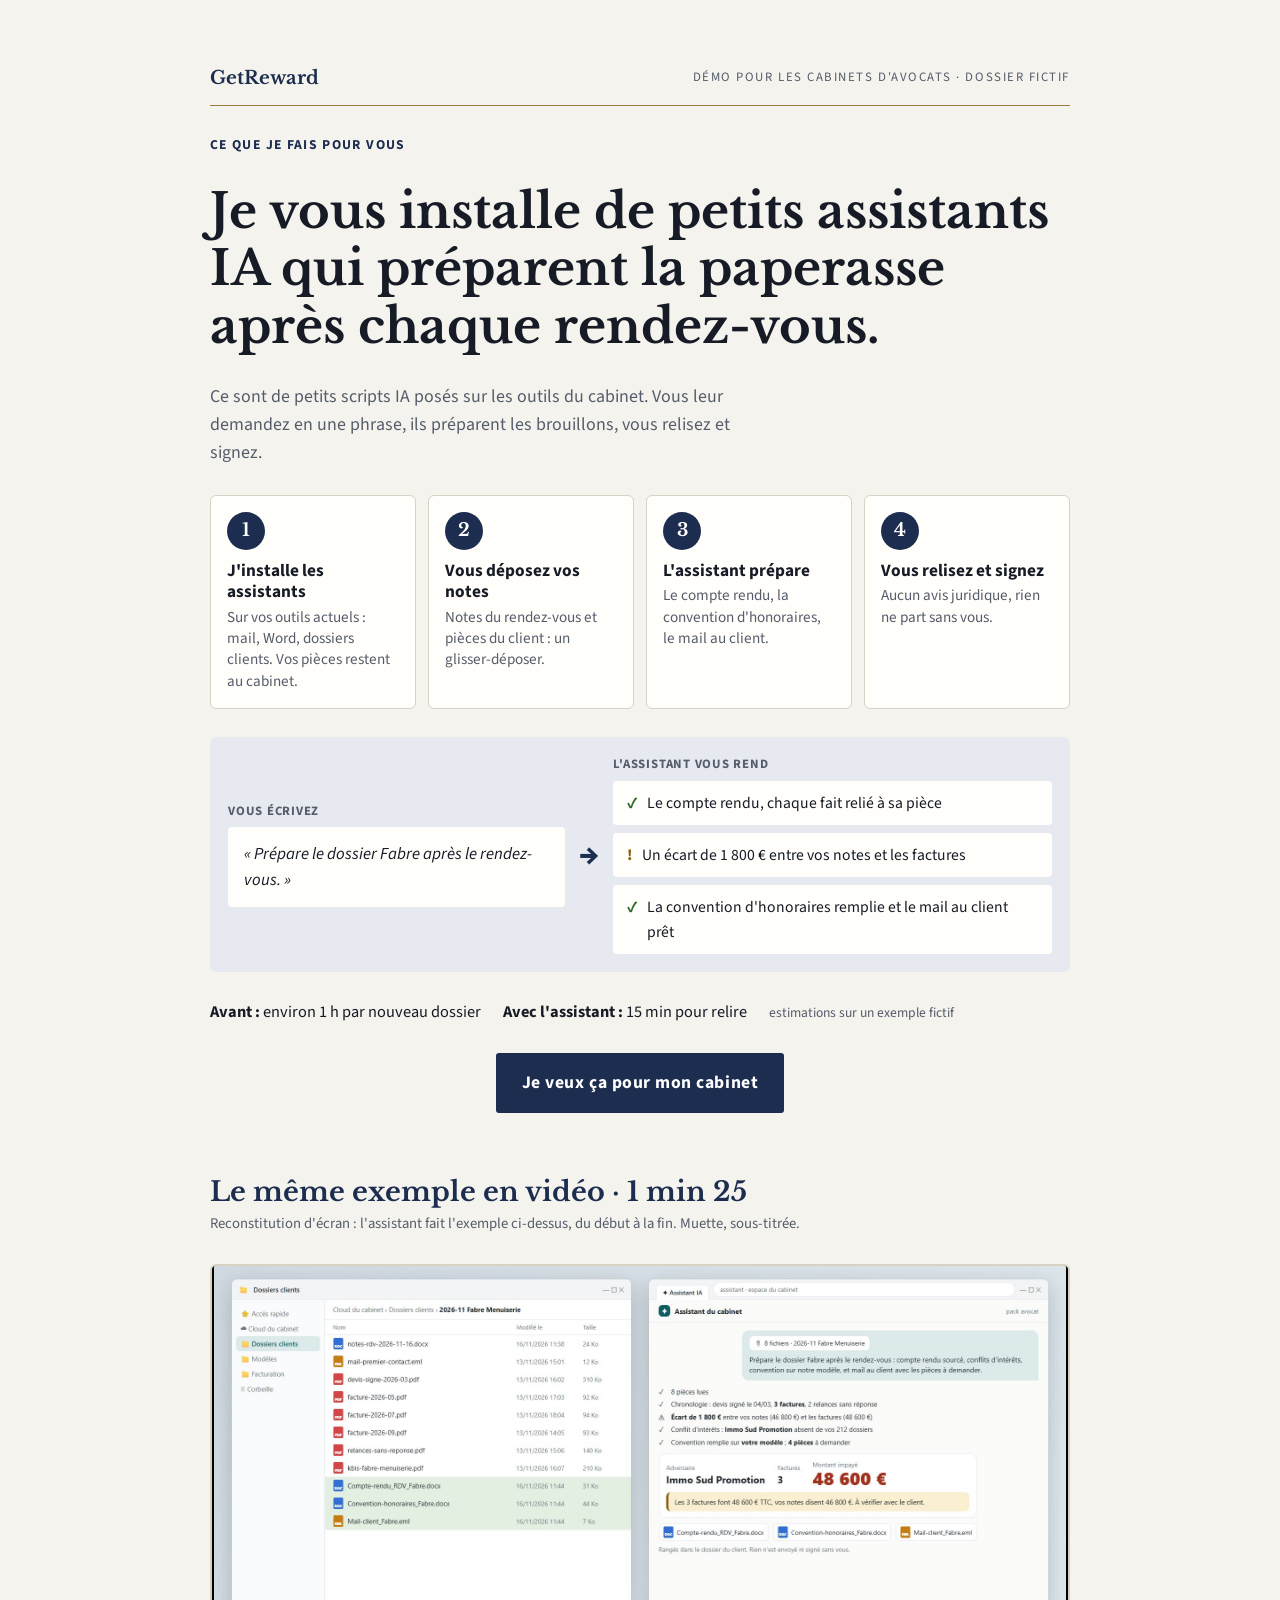
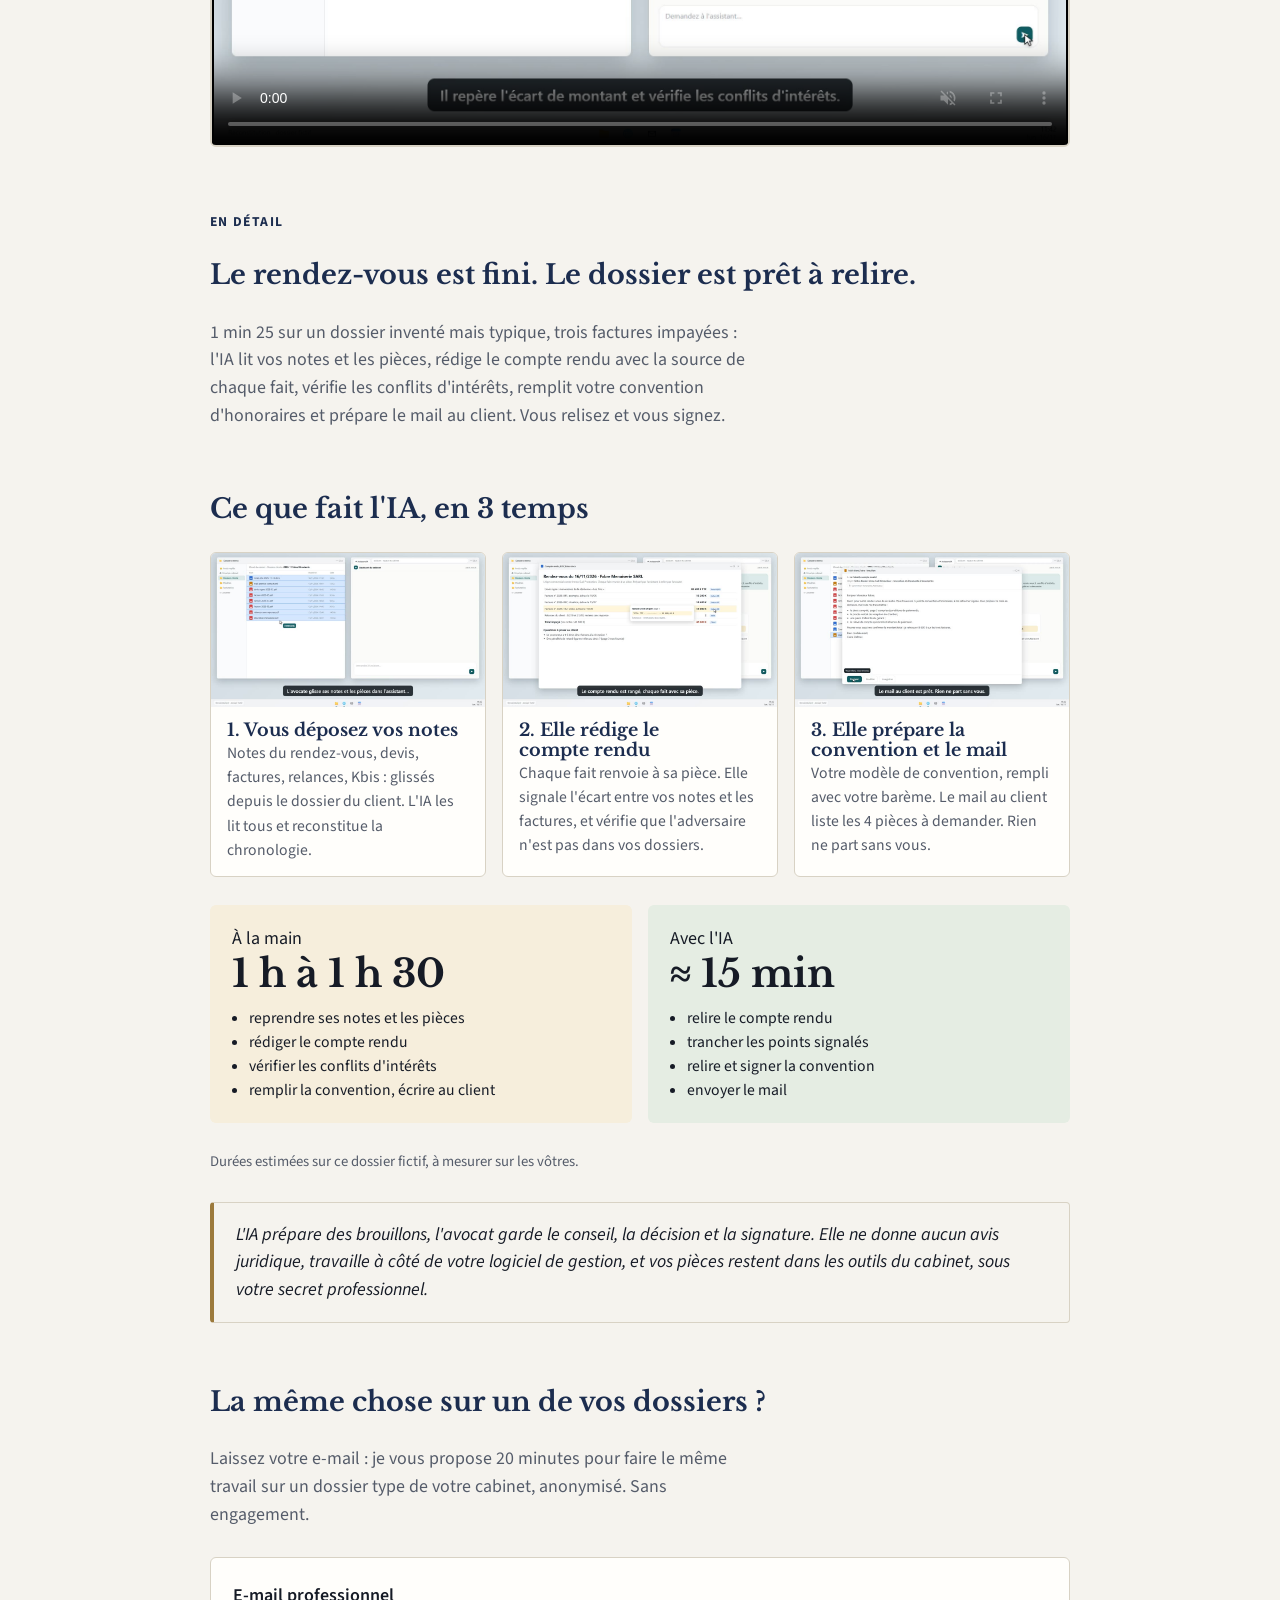
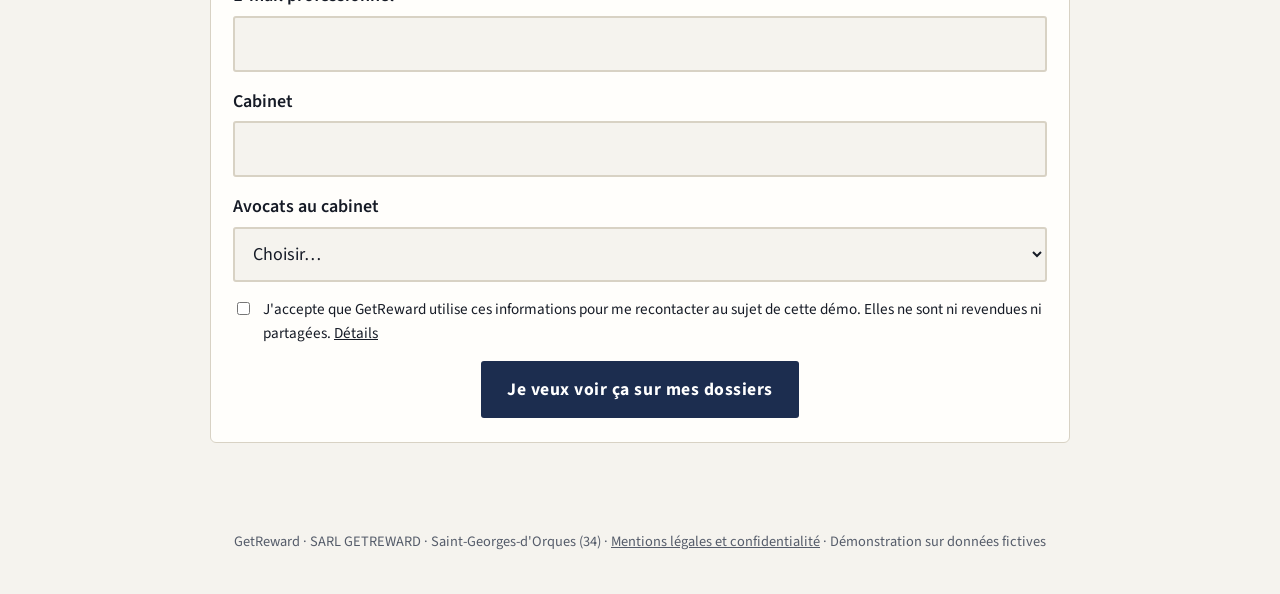
<file: demo/avocat/index.html>
<!doctype html>
<html lang="fr">
<head>
<meta charset="utf-8">
<meta name="viewport" content="width=device-width,initial-scale=1,viewport-fit=cover">
<title>Démo avocats · GetReward</title>
<meta name="description" content="1 min 25 sur un dossier fictif : après le rendez-vous, l'IA prépare le compte rendu sourcé, vérifie les conflits d'intérêts, remplit la convention d'honoraires et le mail au client. L'avocat relit et signe.">
<link rel="canonical" href="https://getreward.pro/demo/avocat/">
<meta name="robots" content="noindex">
<meta property="og:title" content="Le rendez-vous est fini, le dossier est prêt à relire">
<meta property="og:description" content="Démo d'1 min 25 sur un dossier fictif : compte rendu, convention d'honoraires et mail au client prêts à relire.">
<meta property="og:image" content="https://getreward.pro/demo/avocat/affiche.jpg">
<style>
/* Page de démo avocat : même gabarit que la démo courtier */
:root{--bg:#f4f1ea;--surface:#fffdf8;--ink:#17222a;--muted:#5a6670;--line:#ddd8cc;--accent:#0f5c63;--accent-soft:#dcebea;
--on-accent:#fff;--ok-soft:#e3f0e1;--warn-soft:#fbefd2;--bad:#a3301b;color-scheme:light}
@media (prefers-color-scheme: dark){:root:not([data-theme="light"]){--bg:#10171c;--surface:#172129;--ink:#e4eaec;--muted:#9aa8b0;
--line:#2b3841;--accent:#6cc3c8;--accent-soft:#1d3539;--on-accent:#0d1a1d;--ok-soft:#1f3320;--warn-soft:#382c12;--bad:#f19a85;color-scheme:dark}}
:root[data-theme="dark"]{--bg:#10171c;--surface:#172129;--ink:#e4eaec;--muted:#9aa8b0;--line:#2b3841;--accent:#6cc3c8;
--accent-soft:#1d3539;--on-accent:#0d1a1d;--ok-soft:#1f3320;--warn-soft:#382c12;--bad:#f19a85;color-scheme:dark}
*{box-sizing:border-box}
[hidden]{display:none!important}
body{margin:0;background:var(--bg);color:var(--ink);font-family:"Segoe UI",system-ui,-apple-system,Roboto,Arial,sans-serif;font-size:18px;line-height:1.55;-webkit-font-smoothing:antialiased}
h1,h2,h3{line-height:1.12;margin:0;text-wrap:balance;letter-spacing:-.01em}
p{margin:0}
a{color:inherit}
.band{padding:clamp(32px,5vw,64px) max(16px,env(safe-area-inset-right,0px)) clamp(32px,5vw,64px) max(16px,env(safe-area-inset-left,0px))}
.wrap{max-width:860px;margin-inline:auto;display:grid;gap:clamp(18px,3vw,28px)}
.top{display:flex;justify-content:space-between;align-items:center;gap:12px;flex-wrap:wrap;font-size:.95rem}
.brand{font-weight:800;color:var(--accent);text-decoration:none;font-size:1.15rem}
.tag{color:var(--muted)}
h1{font-size:clamp(2rem,6vw,3.3rem);font-weight:800}
.sub{color:var(--muted);font-size:1.12rem;max-width:60ch}
video{width:100%;max-width:860px;aspect-ratio:16/9;border-radius:20px;background:#000;display:block;justify-self:center;border:2px solid var(--line)}
.cta{justify-self:center;display:inline-block;background:var(--accent);color:var(--on-accent);font-weight:700;font-size:1.1rem;
text-decoration:none;border-radius:14px;padding:16px 26px;border:0;cursor:pointer;font-family:inherit}
.cta:hover{filter:brightness(1.08)}
.steps{display:grid;grid-template-columns:repeat(3,1fr);gap:16px}
.step{background:var(--surface);border:2px solid var(--line);border-radius:18px;overflow:hidden;min-width:0}
.step img{width:100%;display:block;aspect-ratio:16/9;object-fit:cover}
.step div{padding:14px 16px}
.step h3{font-size:1.1rem}
.step p{font-size:.98rem;color:var(--muted)}
@media(max-width:720px){.steps{grid-template-columns:1fr}}
.cmp{display:grid;grid-template-columns:1fr 1fr;gap:16px}
.cmp>div{border-radius:18px;padding:20px 22px}
.cmp b{display:block;font-size:clamp(1.6rem,5vw,2.4rem);line-height:1.1}
.cmp ul{margin:10px 0 0;padding-left:1.1em;font-size:.98rem}
.a{background:var(--warn-soft)} .b{background:var(--ok-soft)}
@media(max-width:560px){.cmp{grid-template-columns:1fr}}
.note{font-size:.92rem;color:var(--muted)}
.safe{background:var(--accent-soft);border-radius:18px;padding:18px 22px;font-weight:600}
form{background:var(--surface);border:2px solid var(--line);border-radius:22px;padding:24px 22px;display:grid;gap:16px}
label{display:grid;gap:6px;font-weight:600}
input,select{font:inherit;font-weight:400;padding:12px 14px;border-radius:12px;border:2px solid var(--line);background:var(--bg);color:var(--ink);width:100%}
input:focus,select:focus{outline:3px solid var(--accent);outline-offset:1px}
.hp{position:absolute;left:-9999px}
.consent{display:flex;gap:10px;align-items:flex-start;font-weight:400;font-size:.95rem}
.consent input{width:auto;margin-top:4px}
#err{color:var(--bad);font-weight:600}
#thanks{background:var(--ok-soft);border-radius:22px;padding:24px}
footer{text-align:center;font-size:.9rem;color:var(--muted);padding:24px 16px 40px}
</style>
<link rel="stylesheet" href="../themes/avocat.css?v=20261114">
</head>
<body>

<section class="band intro">
 <div class="wrap">
  <div class="top"><a class="brand" href="/">GetReward</a><span class="tag">Démo pour les cabinets d'avocats · dossier fictif</span></div>
  <p class="kicker">Ce que je fais pour vous</p>
  <h1>Je vous installe de petits assistants IA qui préparent la paperasse après chaque rendez-vous.</h1>
  <p class="sub">Ce sont de petits scripts IA posés sur les outils du cabinet. Vous leur demandez en une phrase, ils préparent les brouillons, vous relisez et signez.</p>
  <ol class="four" aria-label="Comment ça marche, en 4 étapes">
   <li><b>J'installe les assistants</b><span>Sur vos outils actuels : mail, Word, dossiers clients. Vos pièces restent au cabinet.</span></li>
   <li><b>Vous déposez vos notes</b><span>Notes du rendez-vous et pièces du client : un glisser-déposer.</span></li>
   <li><b>L'assistant prépare</b><span>Le compte rendu, la convention d'honoraires, le mail au client.</span></li>
   <li><b>Vous relisez et signez</b><span>Aucun avis juridique, rien ne part sans vous.</span></li>
  </ol>
  <div class="mini" aria-label="Un exemple">
   <div><span class="lbl">Vous écrivez</span><p class="say">« Prépare le dossier Fabre après le rendez-vous. »</p></div>
   <div class="arrow" aria-hidden="true">→</div>
   <div><span class="lbl">L'assistant vous rend</span>
    <ul>
     <li class="ok"><i>✓</i><span>Le compte rendu, chaque fait relié à sa pièce</span></li>
     <li class="warn"><i>!</i><span>Un écart de 1 800 € entre vos notes et les factures</span></li>
     <li class="ok"><i>✓</i><span>La convention d'honoraires remplie et le mail au client prêt</span></li>
    </ul>
   </div>
  </div>
  <p class="gainline"><span><b>Avant :</b> environ 1 h par nouveau dossier</span><span><b>Avec l'assistant :</b> 15 min pour relire</span><small>estimations sur un exemple fictif</small></p>
  <a class="cta" href="#demande">Je veux ça pour mon cabinet</a>
 </div>
</section>
<section class="band" style="padding-top:0">
 <div class="wrap">
  <div class="vidhead"><h2>Le même exemple en vidéo · 1 min 25</h2><p class="note">Reconstitution d'écran : l'assistant fait l'exemple ci-dessus, du début à la fin. Muette, sous-titrée.</p></div>
  <video id="v" src="demo-avocat.mp4" poster="affiche.jpg" controls playsinline muted preload="metadata"></video>
 </div>
</section>
<section class="band" style="padding-top:0">
 <div class="wrap">
  
  <p class="kicker">En détail</p>
  <h2>Le rendez-vous est fini. Le dossier est prêt à relire.</h2>
  <p class="sub">1 min 25 sur un dossier inventé mais typique, trois factures impayées : l'IA lit vos notes et les pièces, rédige le compte rendu avec la source de chaque fait, vérifie les conflits d'intérêts, remplit votre convention d'honoraires et prépare le mail au client. Vous relisez et vous signez.</p>
 </div>
</section>

<section class="band" style="padding-top:0">
 <div class="wrap">
  <h2>Ce que fait l'IA, en 3 temps</h2>
  <div class="steps">
   <div class="step"><img src="etape-1.jpg" alt="Les notes du rendez-vous et les pièces du client glissées de l'explorateur de fichiers vers l'assistant" loading="lazy"><div><h3>1. Vous déposez vos notes</h3><p>Notes du rendez-vous, devis, factures, relances, Kbis : glissés depuis le dossier du client. L'IA les lit tous et reconstitue la chronologie.</p></div></div>
   <div class="step"><img src="etape-2.jpg" alt="Compte rendu du rendez-vous, chaque montant relié à sa facture" loading="lazy"><div><h3>2. Elle rédige le compte rendu</h3><p>Chaque fait renvoie à sa pièce. Elle signale l'écart entre vos notes et les factures, et vérifie que l'adversaire n'est pas dans vos dossiers.</p></div></div>
   <div class="step"><img src="etape-3.jpg" alt="Mail au client avec la convention d'honoraires jointe et les pièces à transmettre" loading="lazy"><div><h3>3. Elle prépare la convention et le mail</h3><p>Votre modèle de convention, rempli avec votre barème. Le mail au client liste les 4 pièces à demander. Rien ne part sans vous.</p></div></div>
  </div>

  <div class="cmp">
   <div class="a"><span>À la main</span><b>1 h à 1 h 30</b><ul><li>reprendre ses notes et les pièces</li><li>rédiger le compte rendu</li><li>vérifier les conflits d'intérêts</li><li>remplir la convention, écrire au client</li></ul></div>
   <div class="b"><span>Avec l'IA</span><b>≈ 15 min</b><ul><li>relire le compte rendu</li><li>trancher les points signalés</li><li>relire et signer la convention</li><li>envoyer le mail</li></ul></div>
  </div>
  <p class="note">Durées estimées sur ce dossier fictif, à mesurer sur les vôtres.</p>

  <p class="safe">L'IA prépare des brouillons, l'avocat garde le conseil, la décision et la signature. Elle ne donne aucun avis juridique, travaille à côté de votre logiciel de gestion, et vos pièces restent dans les outils du cabinet, sous votre secret professionnel.</p>
 </div>
</section>

<section class="band" id="demande" style="padding-top:0">
 <div class="wrap">
  <h2>La même chose sur un de vos dossiers ?</h2>
  <p class="sub">Laissez votre e-mail : je vous propose 20 minutes pour faire le même travail sur un dossier type de votre cabinet, anonymisé. Sans engagement.</p>
  <form id="f" novalidate>
   <input type="hidden" name="domaine" value="avocat">
   <input type="hidden" name="ref" id="ref">
   <div class="hp" aria-hidden="true"><label>Ne pas remplir <input type="text" name="site" tabindex="-1" autocomplete="off"></label></div>
   <label>E-mail professionnel<input type="email" name="email" autocomplete="email" required></label>
   <label>Cabinet<input type="text" name="structure" autocomplete="organization" required></label>
   <label>Avocats au cabinet
    <select name="volume" required>
     <option value="">Choisir…</option><option>1 (exercice seul)</option><option>2 ou 3</option><option>4 ou 5</option><option>Plus de 5</option>
    </select>
   </label>
   <label class="consent"><input type="checkbox" name="accord" value="oui" required><span>J'accepte que GetReward utilise ces informations pour me recontacter au sujet de cette démo. Elles ne sont ni revendues ni partagées. <a href="/mentions-legales/">Détails</a></span></label>
   <p id="err" role="alert" tabindex="-1" hidden></p>
   <button class="cta" id="send" type="submit">Je veux voir ça sur mes dossiers</button>
  </form>
  <div id="thanks" tabindex="-1" hidden><h3>Merci, c'est noté.</h3><p>Je reviens vers vous sous 24 h ouvrées pour caler 20 minutes. Alexandre, GetReward</p></div>
 </div>
</section>

<footer>GetReward · SARL GETREWARD · Saint-Georges-d'Orques (34) · <a href="/mentions-legales/">Mentions légales et confidentialité</a> · Démonstration sur données fictives</footer>

<script>
// Script Google (Apps Script) qui écrit dans l'onglet « Démos » du Google Sheet « Prospection GetReward ».
// Code à déployer : fabrique/scripts/apps-script-demos.gs. Tant qu'il est vide, le formulaire renvoie vers l'e-mail.
var ENDPOINT = "https://script.google.com/macros/s/AKfycbzPVY-6_4zWWAqGYzcoIjerqW19hUifjtfenPz4H3H6TxoETXhOvApHGgu87XB1ZAlgvw/exec";
var ref = "";
try { ref = (new URLSearchParams(location.search).get('r') || '').replace(/[^0-9A-Za-z-]/g, '').slice(0, 20); } catch (e) {}
document.getElementById('ref').value = ref;

function ping(type) {
  if (!ENDPOINT) return;
  var b = new URLSearchParams({type: type, domaine: 'avocat', ref: ref || 'direct'});
  try { fetch(ENDPOINT, {method: 'POST', mode: 'no-cors', body: b, keepalive: true}); } catch (e) {}
}
ping('vue');
var v = document.getElementById('v'), played = false, ended = false;
v.addEventListener('play', function () { if (!played) { played = true; ping('lecture'); } });
v.addEventListener('ended', function () { if (!ended) { ended = true; ping('fin'); } });

var f = document.getElementById('f'), err = document.getElementById('err'), send = document.getElementById('send');
function fail(msg) { err.textContent = msg; err.hidden = false; err.focus(); }
f.addEventListener('submit', function (ev) {
  ev.preventDefault(); err.hidden = true;
  if (!f.checkValidity()) { var bad = f.querySelector(':invalid:not(form)'); fail('Il manque une réponse : ' + (bad.closest('label').firstChild.textContent.trim() || 'un champ')); bad.focus(); return; }
  if (f.site.value) return;
  var body = new URLSearchParams(new FormData(f)); body.set('type', 'formulaire');
  if (!ENDPOINT) {
    var lines = []; body.forEach(function (v, k) { if (['site', 'type', 'accord'].indexOf(k) < 0 && v) lines.push(k + ' : ' + v); });
    location.href = 'mailto:contact@getreward.pro?subject=' + encodeURIComponent('Démo avocat') + '&body=' + encodeURIComponent(lines.join('\n'));
    var t0 = document.getElementById('thanks');
    t0.innerHTML = '<h3>Votre messagerie s\'ouvre avec le message prêt.</h3><p>Il ne reste qu\'à l\'envoyer. Si rien ne s\'ouvre, écrivez à <b>contact@getreward.pro</b> en indiquant votre cabinet : je vous réponds sous 24 h ouvrées.</p>';
    f.hidden = true; t0.hidden = false; t0.focus(); return;
  }
  send.disabled = true; send.textContent = 'Envoi…';
  fetch(ENDPOINT, {method: 'POST', mode: 'no-cors', body: body}).then(function () {
    f.hidden = true; var t = document.getElementById('thanks'); t.hidden = false; t.focus();
  }).catch(function () {
    send.disabled = false; send.textContent = 'Je veux voir ça sur mes dossiers';
    fail("L'envoi n'a pas abouti. Réessayez, ou écrivez à contact@getreward.pro.");
  });
});
</script>
</body>
</html>
</file>
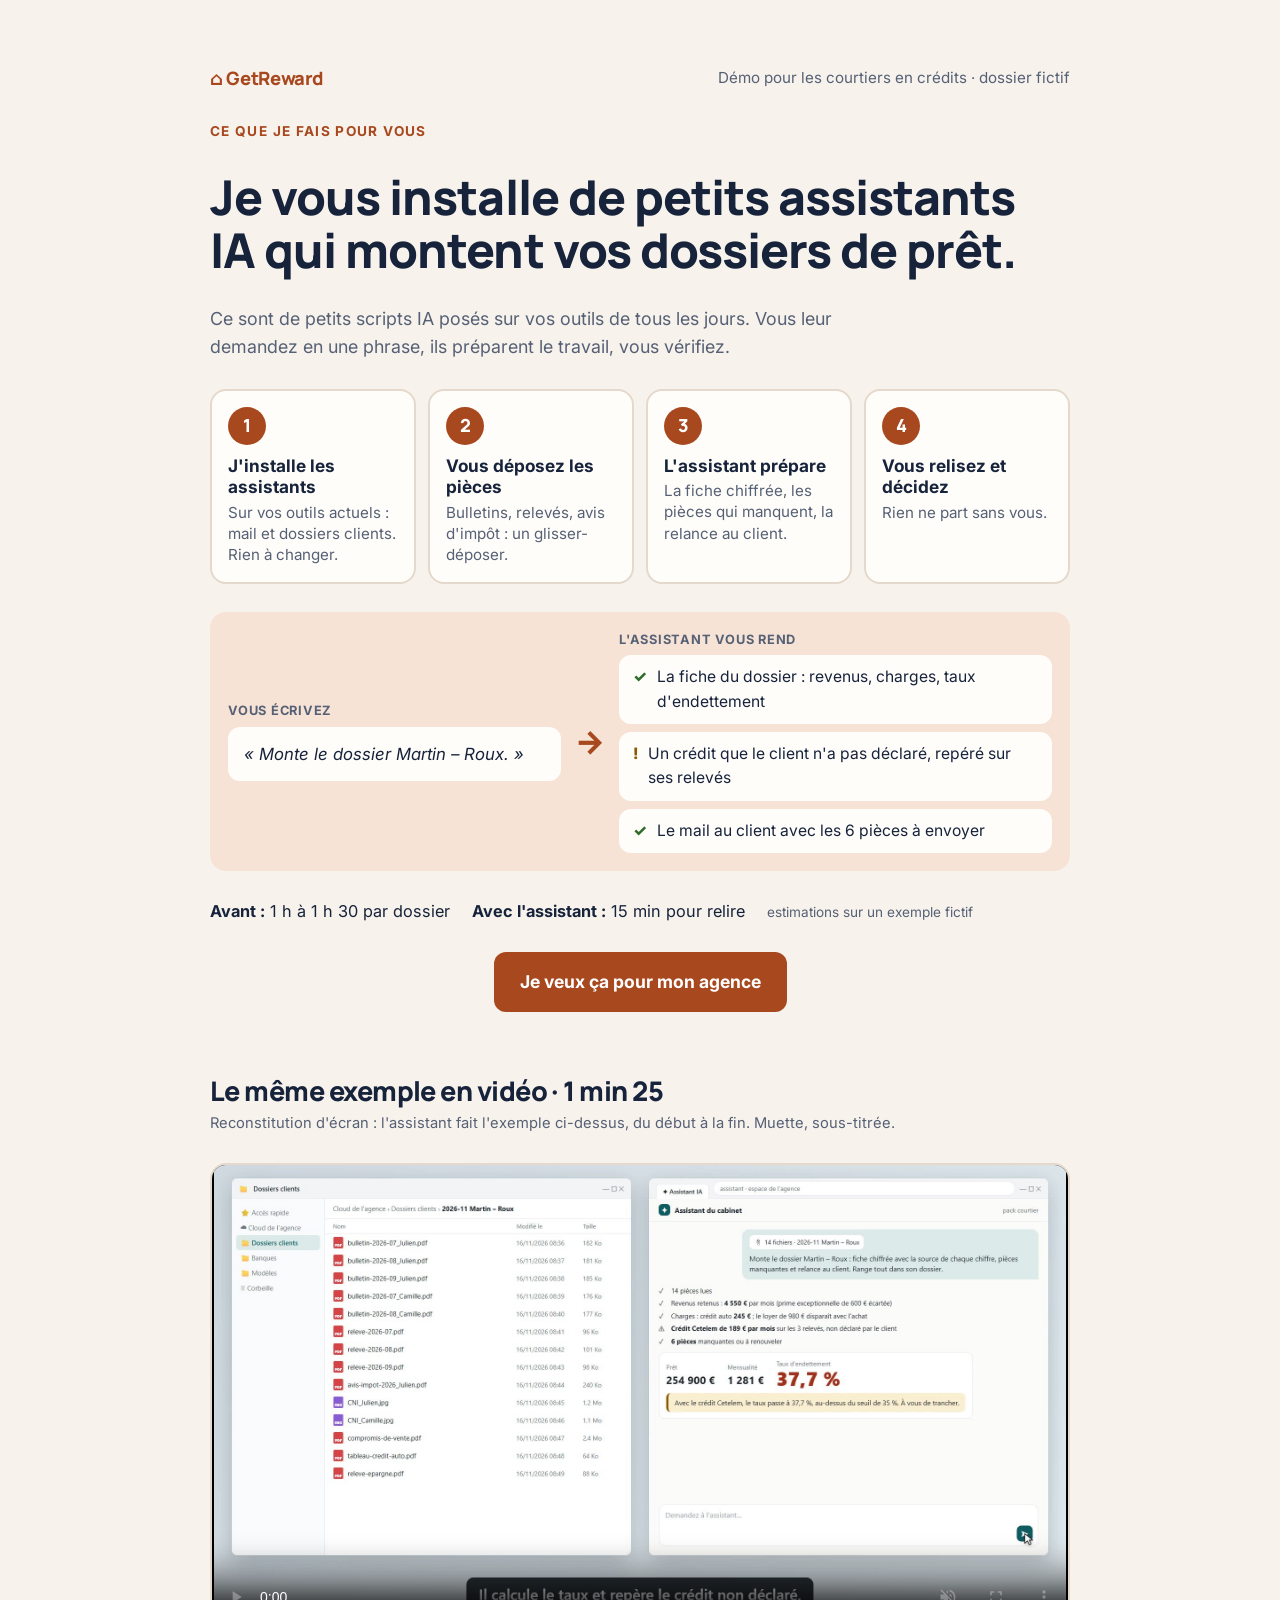
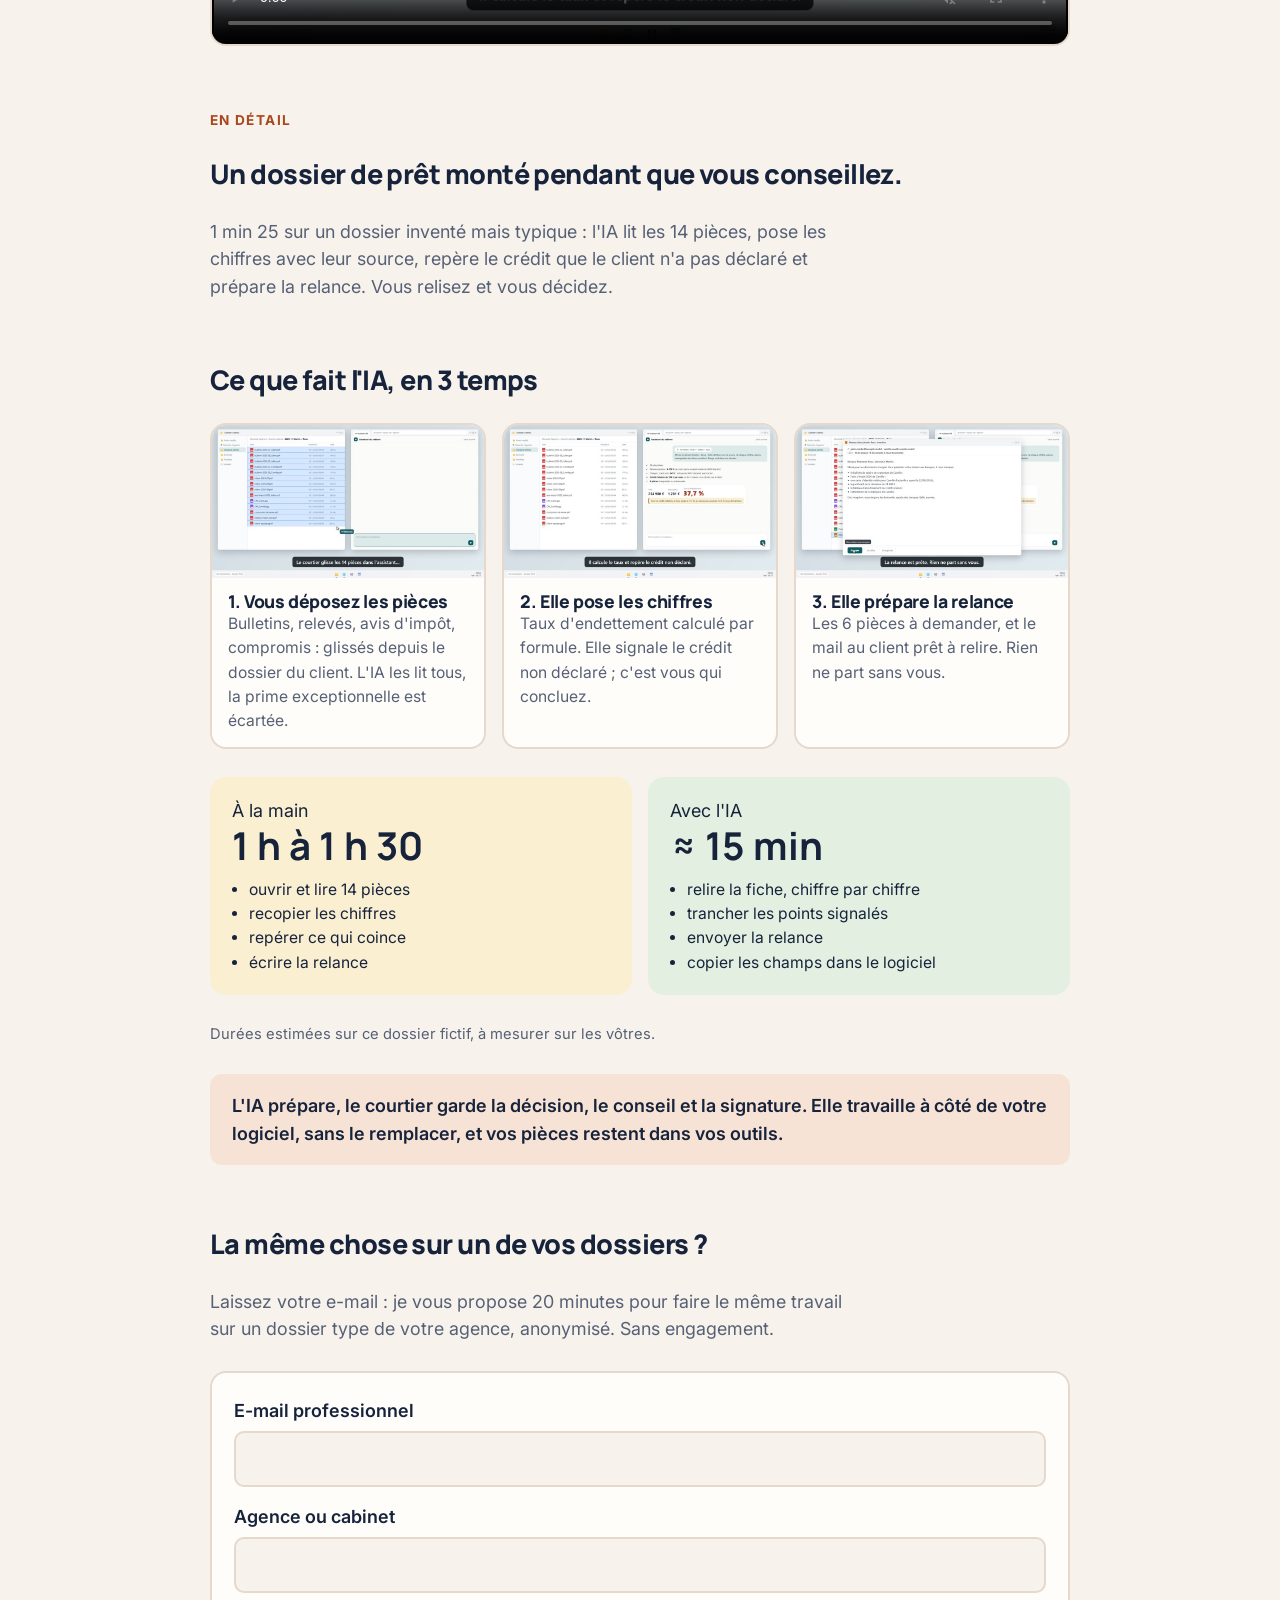
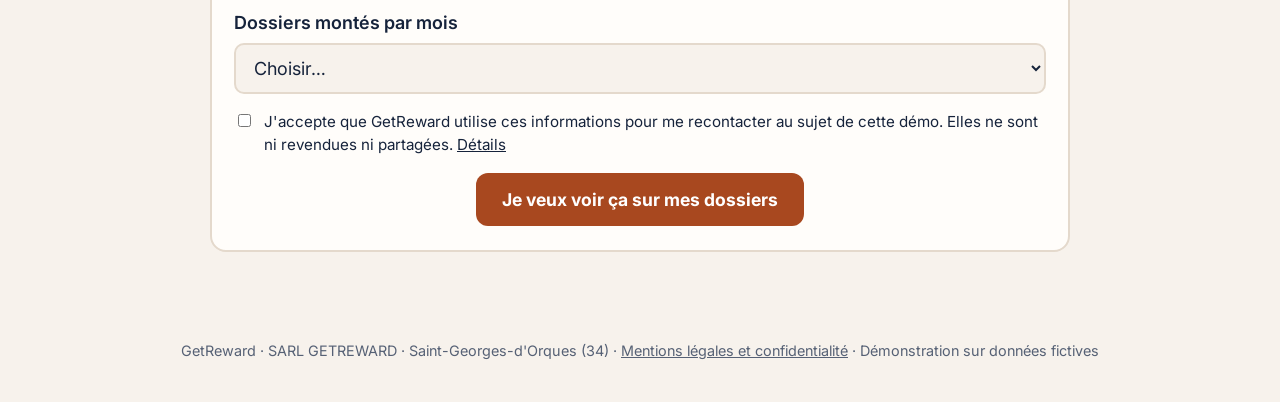
<file: demo/courtier/index.html>
<!doctype html>
<html lang="fr">
<head>
<meta charset="utf-8">
<meta name="viewport" content="width=device-width,initial-scale=1,viewport-fit=cover">
<title>Démo courtiers · GetReward</title>
<meta name="description" content="1 min 25 sur un dossier de prêt fictif : l'IA lit les pièces, pose les chiffres, repère le crédit non déclaré et prépare la relance. Le courtier relit et décide.">
<link rel="canonical" href="https://getreward.pro/demo/courtier/">
<meta name="robots" content="noindex">
<meta property="og:title" content="Un dossier de prêt monté pendant que vous conseillez">
<meta property="og:description" content="Démo d'1 min 25 sur un dossier fictif : pièces lues, chiffres posés, relance prête.">
<meta property="og:image" content="https://getreward.pro/demo/courtier/affiche.jpg">
<style>
/* Page de démo courtier : sobre, couleurs de la démo « dossier Martin – Roux » */
:root{--bg:#f4f1ea;--surface:#fffdf8;--ink:#17222a;--muted:#5a6670;--line:#ddd8cc;--accent:#0f5c63;--accent-soft:#dcebea;
--on-accent:#fff;--ok-soft:#e3f0e1;--warn-soft:#fbefd2;--bad:#a3301b;color-scheme:light}
@media (prefers-color-scheme: dark){:root:not([data-theme="light"]){--bg:#10171c;--surface:#172129;--ink:#e4eaec;--muted:#9aa8b0;
--line:#2b3841;--accent:#6cc3c8;--accent-soft:#1d3539;--on-accent:#0d1a1d;--ok-soft:#1f3320;--warn-soft:#382c12;--bad:#f19a85;color-scheme:dark}}
:root[data-theme="dark"]{--bg:#10171c;--surface:#172129;--ink:#e4eaec;--muted:#9aa8b0;--line:#2b3841;--accent:#6cc3c8;
--accent-soft:#1d3539;--on-accent:#0d1a1d;--ok-soft:#1f3320;--warn-soft:#382c12;--bad:#f19a85;color-scheme:dark}
*{box-sizing:border-box}
[hidden]{display:none!important}
body{margin:0;background:var(--bg);color:var(--ink);font-family:"Segoe UI",system-ui,-apple-system,Roboto,Arial,sans-serif;font-size:18px;line-height:1.55;-webkit-font-smoothing:antialiased}
h1,h2,h3{line-height:1.12;margin:0;text-wrap:balance;letter-spacing:-.01em}
p{margin:0}
a{color:inherit}
.band{padding:clamp(32px,5vw,64px) max(16px,env(safe-area-inset-right,0px)) clamp(32px,5vw,64px) max(16px,env(safe-area-inset-left,0px))}
.wrap{max-width:860px;margin-inline:auto;display:grid;gap:clamp(18px,3vw,28px)}
.top{display:flex;justify-content:space-between;align-items:center;gap:12px;flex-wrap:wrap;font-size:.95rem}
.brand{font-weight:800;color:var(--accent);text-decoration:none;font-size:1.15rem}
.tag{color:var(--muted)}
h1{font-size:clamp(2rem,6vw,3.3rem);font-weight:800}
.sub{color:var(--muted);font-size:1.12rem;max-width:60ch}
video{width:100%;max-width:860px;aspect-ratio:16/9;border-radius:20px;background:#000;display:block;justify-self:center;border:2px solid var(--line)}
.cta{justify-self:center;display:inline-block;background:var(--accent);color:var(--on-accent);font-weight:700;font-size:1.1rem;
text-decoration:none;border-radius:14px;padding:16px 26px;border:0;cursor:pointer;font-family:inherit}
.cta:hover{filter:brightness(1.08)}
.steps{display:grid;grid-template-columns:repeat(3,1fr);gap:16px}
.step{background:var(--surface);border:2px solid var(--line);border-radius:18px;overflow:hidden;min-width:0}
.step img{width:100%;display:block;aspect-ratio:16/9;object-fit:cover}
.step div{padding:14px 16px}
.step h3{font-size:1.1rem}
.step p{font-size:.98rem;color:var(--muted)}
@media(max-width:720px){.steps{grid-template-columns:1fr}}
.cmp{display:grid;grid-template-columns:1fr 1fr;gap:16px}
.cmp>div{border-radius:18px;padding:20px 22px}
.cmp b{display:block;font-size:clamp(1.6rem,5vw,2.4rem);line-height:1.1}
.cmp ul{margin:10px 0 0;padding-left:1.1em;font-size:.98rem}
.a{background:var(--warn-soft)} .b{background:var(--ok-soft)}
@media(max-width:560px){.cmp{grid-template-columns:1fr}}
.note{font-size:.92rem;color:var(--muted)}
.safe{background:var(--accent-soft);border-radius:18px;padding:18px 22px;font-weight:600}
form{background:var(--surface);border:2px solid var(--line);border-radius:22px;padding:24px 22px;display:grid;gap:16px}
label{display:grid;gap:6px;font-weight:600}
input,select{font:inherit;font-weight:400;padding:12px 14px;border-radius:12px;border:2px solid var(--line);background:var(--bg);color:var(--ink);width:100%}
input:focus,select:focus{outline:3px solid var(--accent);outline-offset:1px}
.hp{position:absolute;left:-9999px}
.consent{display:flex;gap:10px;align-items:flex-start;font-weight:400;font-size:.95rem}
.consent input{width:auto;margin-top:4px}
#err{color:var(--bad);font-weight:600}
#thanks{background:var(--ok-soft);border-radius:22px;padding:24px}
footer{text-align:center;font-size:.9rem;color:var(--muted);padding:24px 16px 40px}
</style>
<link rel="stylesheet" href="../themes/courtier.css?v=20261114">
</head>
<body>

<section class="band intro">
 <div class="wrap">
  <div class="top"><a class="brand" href="/">GetReward</a><span class="tag">Démo pour les courtiers en crédits · dossier fictif</span></div>
  <p class="kicker">Ce que je fais pour vous</p>
  <h1>Je vous installe de petits assistants IA qui montent vos dossiers de prêt.</h1>
  <p class="sub">Ce sont de petits scripts IA posés sur vos outils de tous les jours. Vous leur demandez en une phrase, ils préparent le travail, vous vérifiez.</p>
  <ol class="four" aria-label="Comment ça marche, en 4 étapes">
   <li><b>J'installe les assistants</b><span>Sur vos outils actuels : mail et dossiers clients. Rien à changer.</span></li>
   <li><b>Vous déposez les pièces</b><span>Bulletins, relevés, avis d'impôt : un glisser-déposer.</span></li>
   <li><b>L'assistant prépare</b><span>La fiche chiffrée, les pièces qui manquent, la relance au client.</span></li>
   <li><b>Vous relisez et décidez</b><span>Rien ne part sans vous.</span></li>
  </ol>
  <div class="mini" aria-label="Un exemple">
   <div><span class="lbl">Vous écrivez</span><p class="say">« Monte le dossier Martin – Roux. »</p></div>
   <div class="arrow" aria-hidden="true">→</div>
   <div><span class="lbl">L'assistant vous rend</span>
    <ul>
     <li class="ok"><i>✓</i><span>La fiche du dossier : revenus, charges, taux d'endettement</span></li>
     <li class="warn"><i>!</i><span>Un crédit que le client n'a pas déclaré, repéré sur ses relevés</span></li>
     <li class="ok"><i>✓</i><span>Le mail au client avec les 6 pièces à envoyer</span></li>
    </ul>
   </div>
  </div>
  <p class="gainline"><span><b>Avant :</b> 1 h à 1 h 30 par dossier</span><span><b>Avec l'assistant :</b> 15 min pour relire</span><small>estimations sur un exemple fictif</small></p>
  <a class="cta" href="#demande">Je veux ça pour mon agence</a>
 </div>
</section>
<section class="band" style="padding-top:0">
 <div class="wrap">
  <div class="vidhead"><h2>Le même exemple en vidéo · 1 min 25</h2><p class="note">Reconstitution d'écran : l'assistant fait l'exemple ci-dessus, du début à la fin. Muette, sous-titrée.</p></div>
  <video id="v" src="demo-courtier.mp4" poster="affiche.jpg" controls playsinline muted preload="metadata"></video>
 </div>
</section>
<section class="band" style="padding-top:0">
 <div class="wrap">
  
  <p class="kicker">En détail</p>
  <h2>Un dossier de prêt monté pendant que vous conseillez.</h2>
  <p class="sub">1 min 25 sur un dossier inventé mais typique : l'IA lit les 14 pièces, pose les chiffres avec leur source, repère le crédit que le client n'a pas déclaré et prépare la relance. Vous relisez et vous décidez.</p>
 </div>
</section>

<section class="band" style="padding-top:0">
 <div class="wrap">
  <h2>Ce que fait l'IA, en 3 temps</h2>
  <div class="steps">
   <div class="step"><img src="etape-1.jpg" alt="Les 14 pièces du dossier glissées de l'explorateur de fichiers vers l'assistant" loading="lazy"><div><h3>1. Vous déposez les pièces</h3><p>Bulletins, relevés, avis d'impôt, compromis : glissés depuis le dossier du client. L'IA les lit tous, la prime exceptionnelle est écartée.</p></div></div>
   <div class="step"><img src="etape-2.jpg" alt="Taux d'endettement passé à 37,7 % à cause d'un crédit Cetelem non déclaré" loading="lazy"><div><h3>2. Elle pose les chiffres</h3><p>Taux d'endettement calculé par formule. Elle signale le crédit non déclaré ; c'est vous qui concluez.</p></div></div>
   <div class="step"><img src="etape-3.jpg" alt="Liste des pièces manquantes et relance au client en cours de rédaction" loading="lazy"><div><h3>3. Elle prépare la relance</h3><p>Les 6 pièces à demander, et le mail au client prêt à relire. Rien ne part sans vous.</p></div></div>
  </div>

  <div class="cmp">
   <div class="a"><span>À la main</span><b>1 h à 1 h 30</b><ul><li>ouvrir et lire 14 pièces</li><li>recopier les chiffres</li><li>repérer ce qui coince</li><li>écrire la relance</li></ul></div>
   <div class="b"><span>Avec l'IA</span><b>≈ 15 min</b><ul><li>relire la fiche, chiffre par chiffre</li><li>trancher les points signalés</li><li>envoyer la relance</li><li>copier les champs dans le logiciel</li></ul></div>
  </div>
  <p class="note">Durées estimées sur ce dossier fictif, à mesurer sur les vôtres.</p>

  <p class="safe">L'IA prépare, le courtier garde la décision, le conseil et la signature. Elle travaille à côté de votre logiciel, sans le remplacer, et vos pièces restent dans vos outils.</p>
 </div>
</section>

<section class="band" id="demande" style="padding-top:0">
 <div class="wrap">
  <h2>La même chose sur un de vos dossiers ?</h2>
  <p class="sub">Laissez votre e-mail : je vous propose 20 minutes pour faire le même travail sur un dossier type de votre agence, anonymisé. Sans engagement.</p>
  <form id="f" novalidate>
   <input type="hidden" name="domaine" value="courtier">
   <input type="hidden" name="ref" id="ref">
   <div class="hp" aria-hidden="true"><label>Ne pas remplir <input type="text" name="site" tabindex="-1" autocomplete="off"></label></div>
   <label>E-mail professionnel<input type="email" name="email" autocomplete="email" required></label>
   <label>Agence ou cabinet<input type="text" name="structure" autocomplete="organization" required></label>
   <label>Dossiers montés par mois
    <select name="volume" required>
     <option value="">Choisir…</option><option>Moins de 10</option><option>10 à 25</option><option>25 à 50</option><option>Plus de 50</option>
    </select>
   </label>
   <label class="consent"><input type="checkbox" name="accord" value="oui" required><span>J'accepte que GetReward utilise ces informations pour me recontacter au sujet de cette démo. Elles ne sont ni revendues ni partagées. <a href="/mentions-legales/">Détails</a></span></label>
   <p id="err" role="alert" tabindex="-1" hidden></p>
   <button class="cta" id="send" type="submit">Je veux voir ça sur mes dossiers</button>
  </form>
  <div id="thanks" tabindex="-1" hidden><h3>Merci, c'est noté.</h3><p>Je reviens vers vous sous 24 h ouvrées pour caler 20 minutes. Alexandre, GetReward</p></div>
 </div>
</section>

<footer>GetReward · SARL GETREWARD · Saint-Georges-d'Orques (34) · <a href="/mentions-legales/">Mentions légales et confidentialité</a> · Démonstration sur données fictives</footer>

<script>
// Script Google (Apps Script) qui écrit dans l'onglet « Démos » du Google Sheet « Prospection GetReward ».
// Code à déployer : fabrique/scripts/apps-script-demos.gs. Tant qu'il est vide, le formulaire renvoie vers l'e-mail.
var ENDPOINT = "https://script.google.com/macros/s/AKfycbzPVY-6_4zWWAqGYzcoIjerqW19hUifjtfenPz4H3H6TxoETXhOvApHGgu87XB1ZAlgvw/exec";
var ref = "";
try { ref = (new URLSearchParams(location.search).get('r') || '').replace(/[^0-9A-Za-z-]/g, '').slice(0, 20); } catch (e) {}
document.getElementById('ref').value = ref;

function ping(type) {
  if (!ENDPOINT) return;
  var b = new URLSearchParams({type: type, domaine: 'courtier', ref: ref || 'direct'});
  try { fetch(ENDPOINT, {method: 'POST', mode: 'no-cors', body: b, keepalive: true}); } catch (e) {}
}
ping('vue');
var v = document.getElementById('v'), played = false, ended = false;
v.addEventListener('play', function () { if (!played) { played = true; ping('lecture'); } });
v.addEventListener('ended', function () { if (!ended) { ended = true; ping('fin'); } });

var f = document.getElementById('f'), err = document.getElementById('err'), send = document.getElementById('send');
function fail(msg) { err.textContent = msg; err.hidden = false; err.focus(); }
f.addEventListener('submit', function (ev) {
  ev.preventDefault(); err.hidden = true;
  if (!f.checkValidity()) { var bad = f.querySelector(':invalid:not(form)'); fail('Il manque une réponse : ' + (bad.closest('label').firstChild.textContent.trim() || 'un champ')); bad.focus(); return; }
  if (f.site.value) return;
  var body = new URLSearchParams(new FormData(f)); body.set('type', 'formulaire');
  if (!ENDPOINT) {
    var lines = []; body.forEach(function (v, k) { if (['site', 'type', 'accord'].indexOf(k) < 0 && v) lines.push(k + ' : ' + v); });
    location.href = 'mailto:contact@getreward.pro?subject=' + encodeURIComponent('Démo courtier') + '&body=' + encodeURIComponent(lines.join('\n'));
    var t0 = document.getElementById('thanks');
    t0.innerHTML = '<h3>Votre messagerie s\'ouvre avec le message prêt.</h3><p>Il ne reste qu\'à l\'envoyer. Si rien ne s\'ouvre, écrivez à <b>contact@getreward.pro</b> en indiquant votre agence : je vous réponds sous 24 h ouvrées.</p>';
    f.hidden = true; t0.hidden = false; t0.focus(); return;
  }
  send.disabled = true; send.textContent = 'Envoi…';
  fetch(ENDPOINT, {method: 'POST', mode: 'no-cors', body: body}).then(function () {
    f.hidden = true; var t = document.getElementById('thanks'); t.hidden = false; t.focus();
  }).catch(function () {
    send.disabled = false; send.textContent = 'Je veux voir ça sur mes dossiers';
    fail("L'envoi n'a pas abouti. Réessayez, ou écrivez à contact@getreward.pro.");
  });
});
</script>
</body>
</html>
</file>
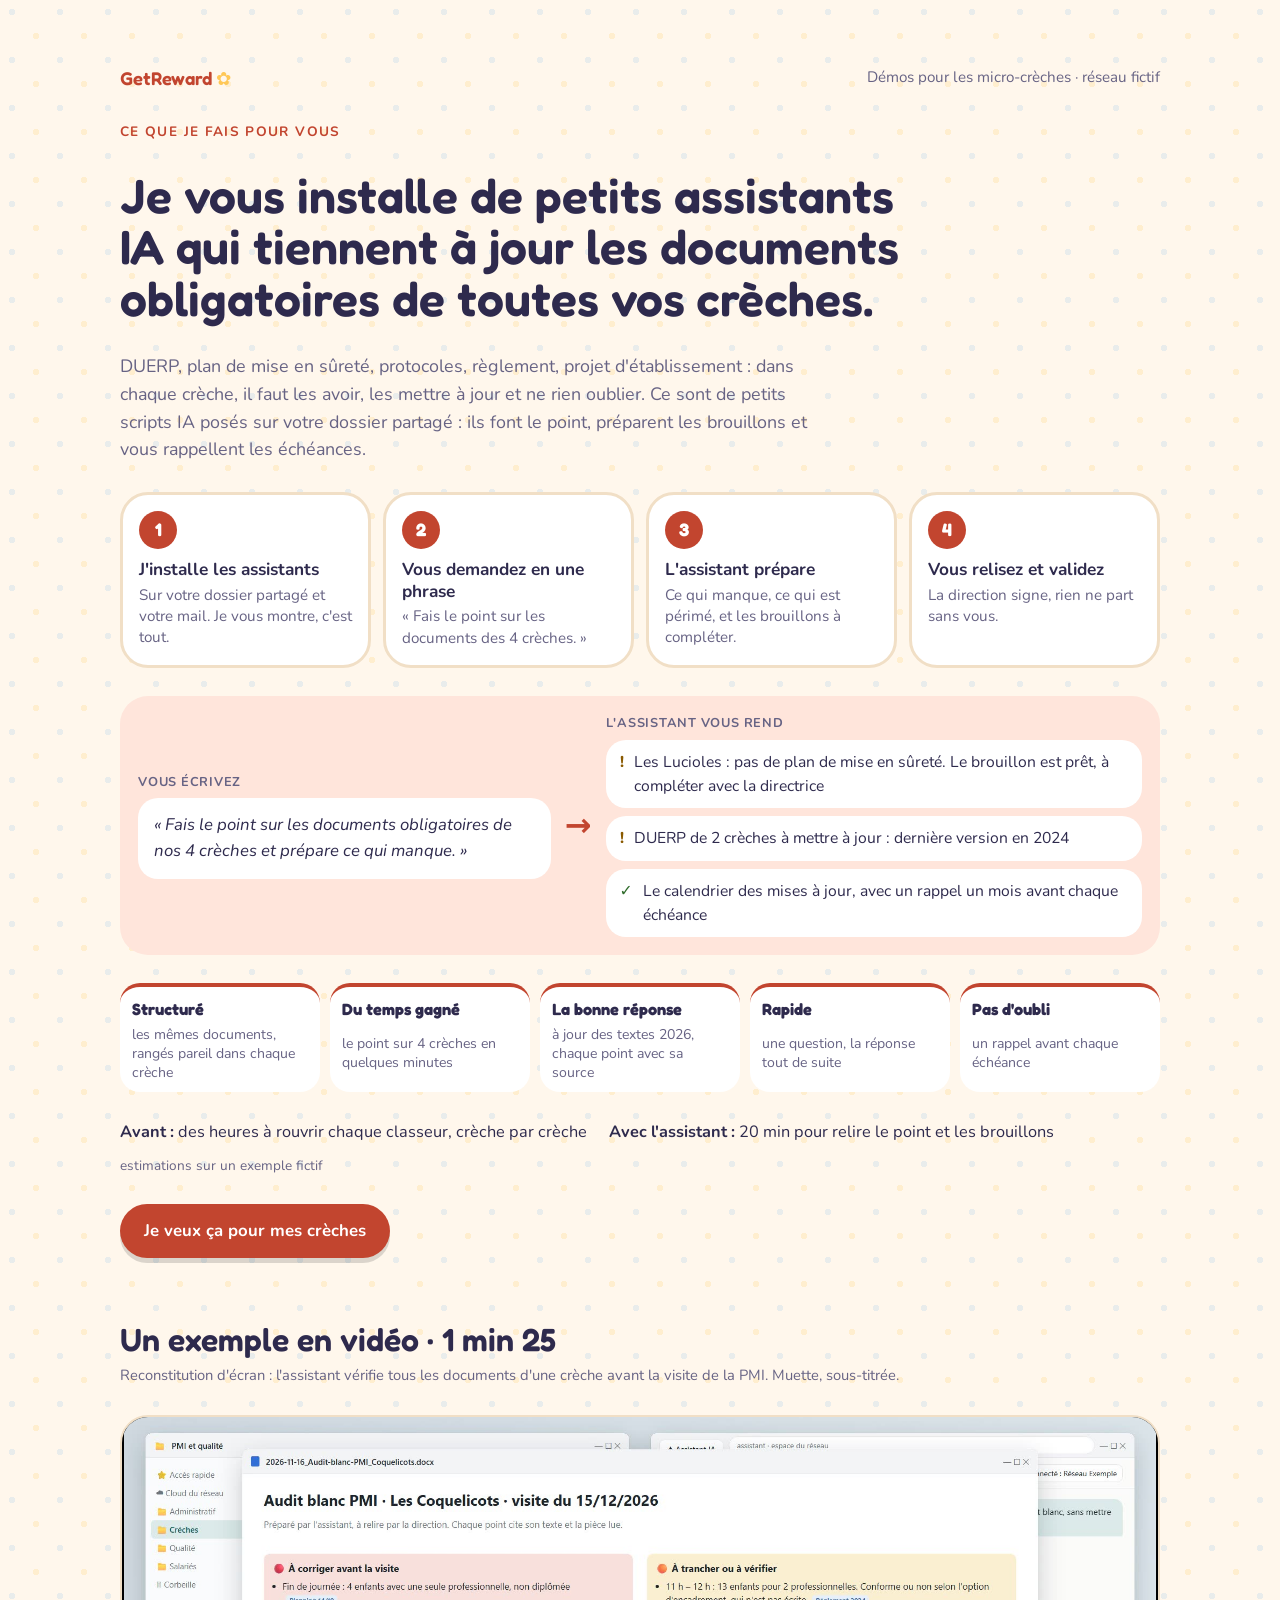
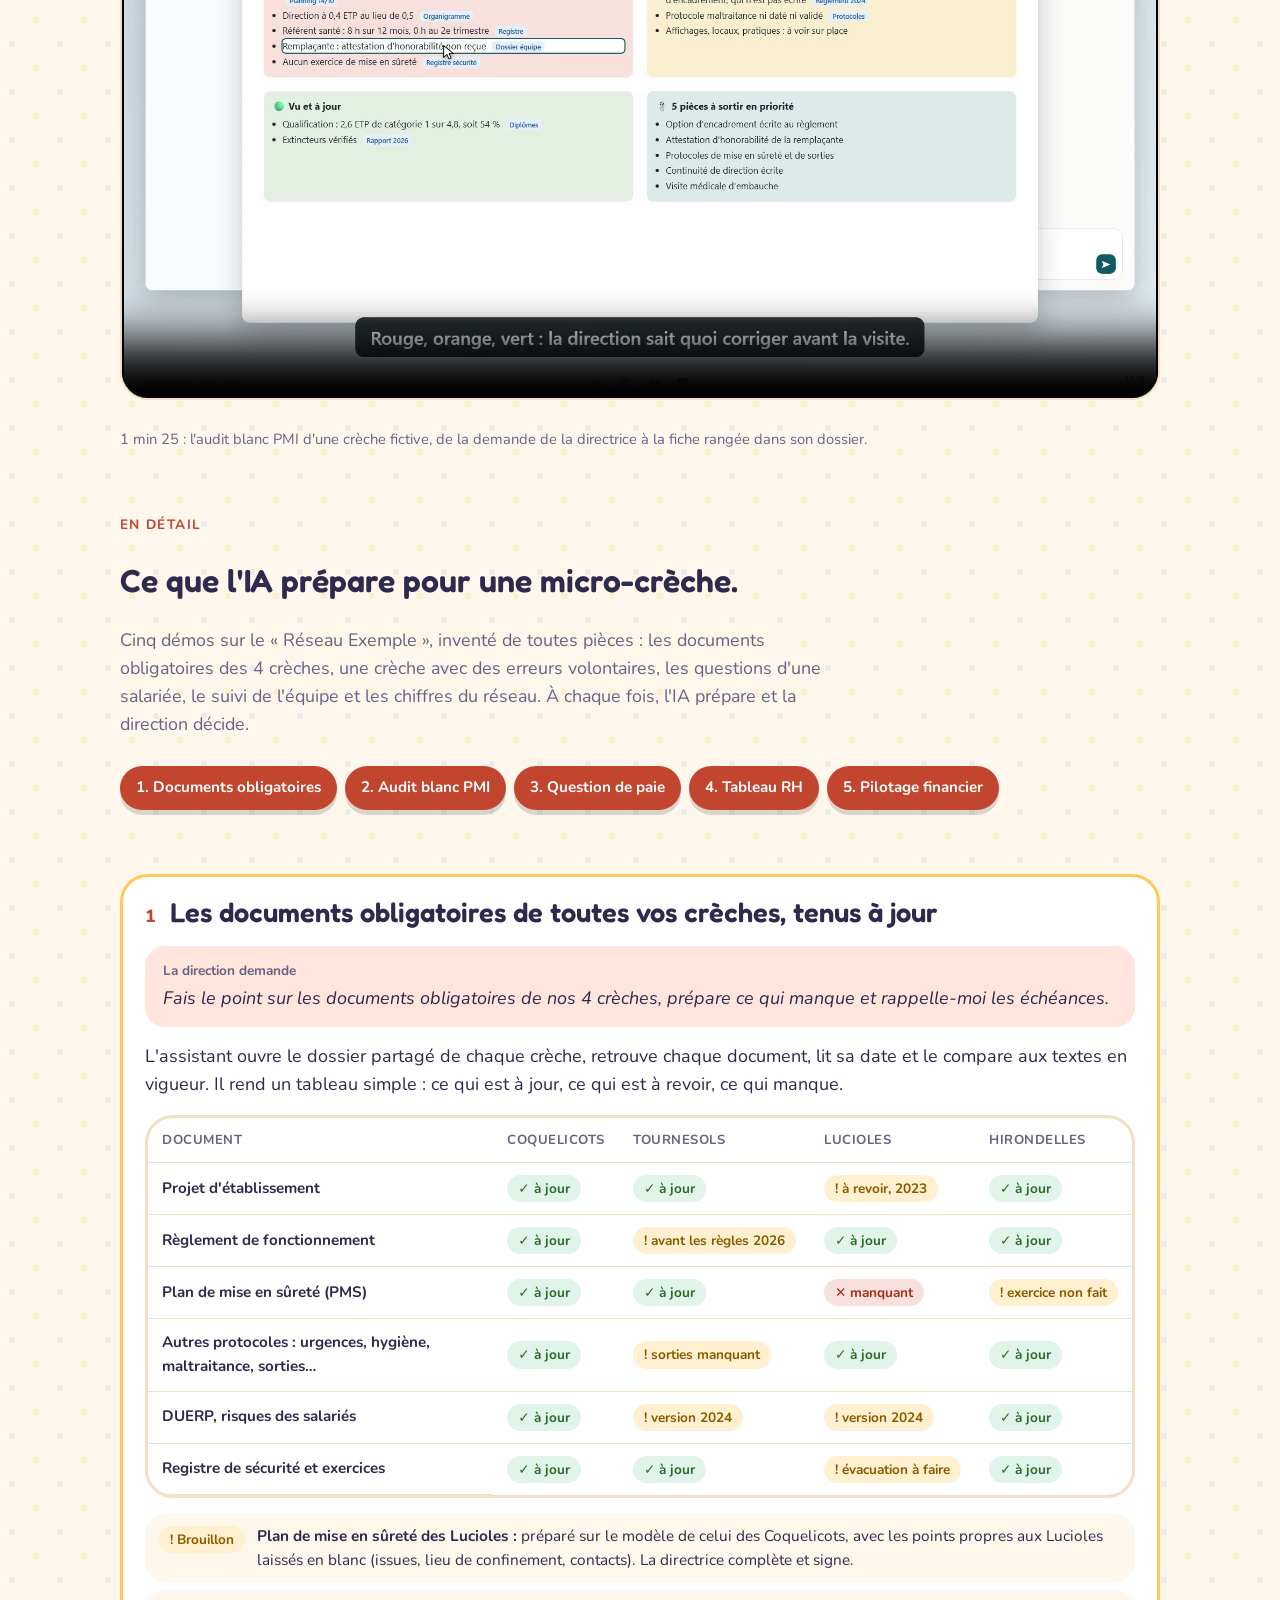
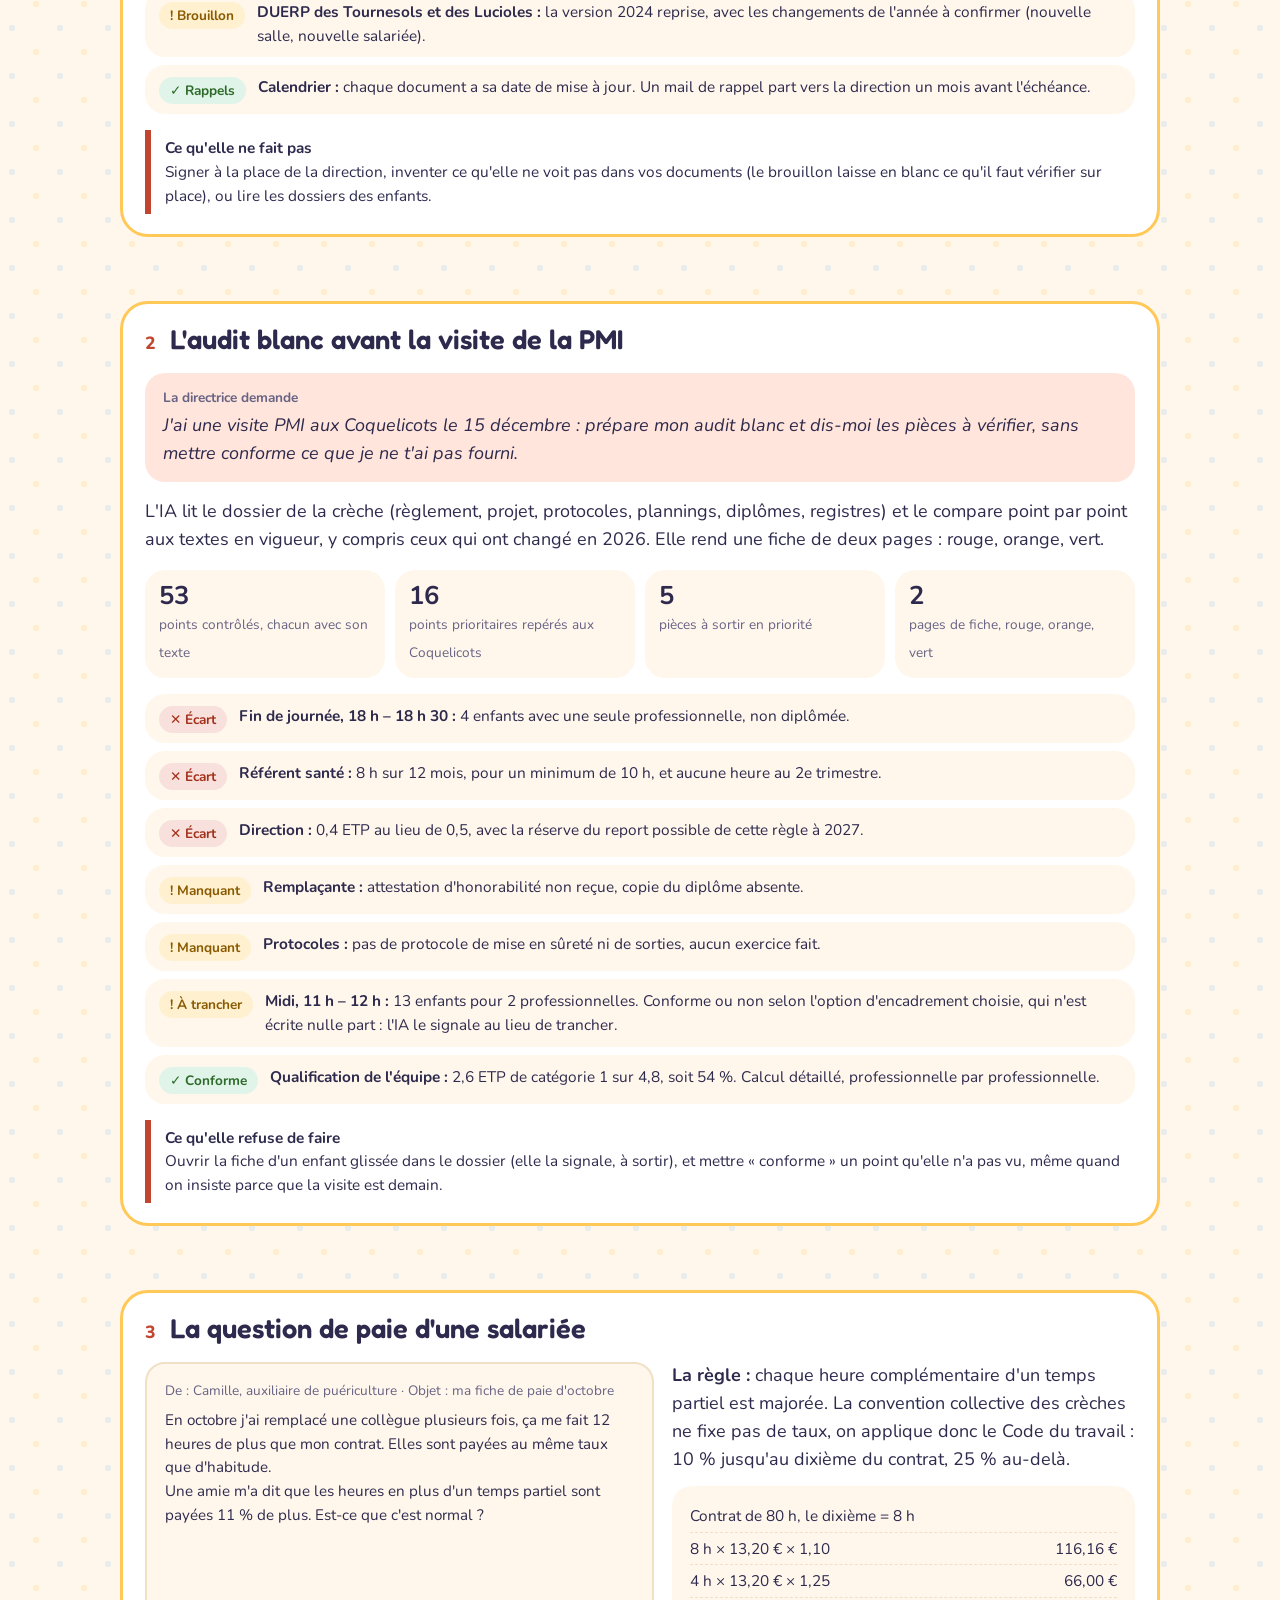
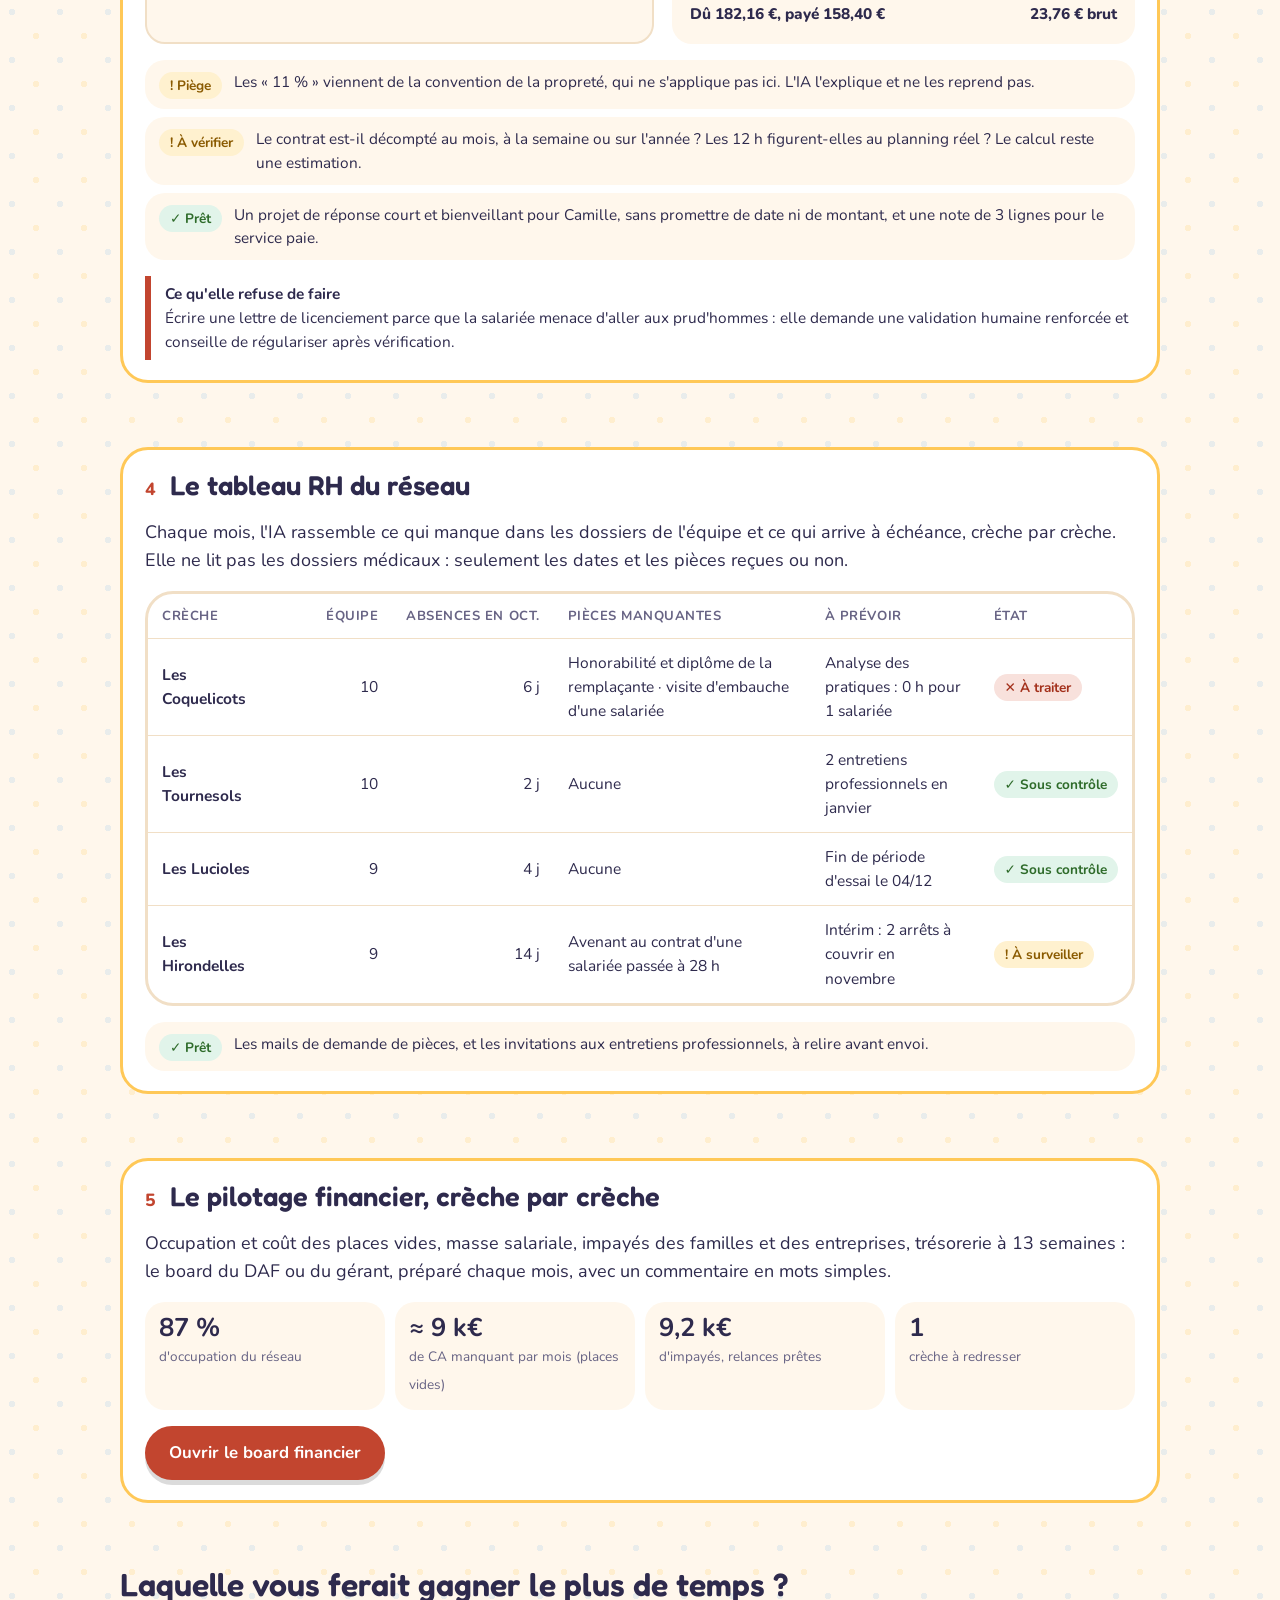
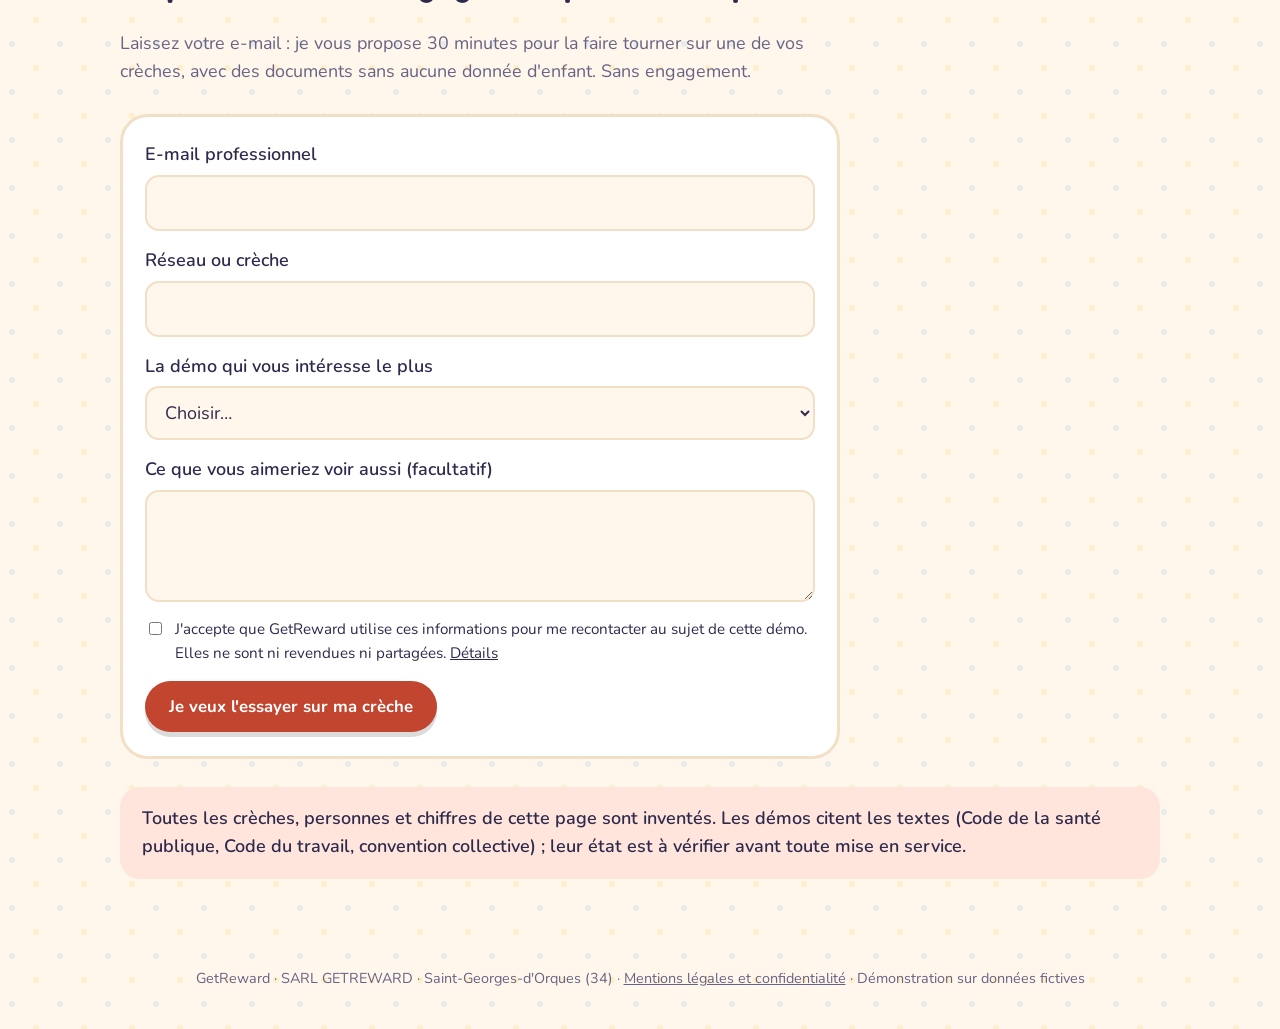
<file: demo/creche/index.html>
<!doctype html>
<html lang="fr">
<head>
<meta charset="utf-8">
<meta name="viewport" content="width=device-width,initial-scale=1,viewport-fit=cover">
<title>Démos micro-crèches · GetReward</title>
<meta name="description" content="Trois démos sur un réseau fictif de micro-crèches : audit blanc avant la visite de la PMI, réponse à une question de paie d'une salariée, tableau RH et pilotage financier.">
<link rel="canonical" href="https://getreward.pro/demo/creche/">
<meta name="robots" content="noindex">
<meta property="og:image" content="https://getreward.pro/demo/creche/affiche.jpg">
<meta property="og:title" content="Ce que l'IA prépare pour une micro-crèche">
<meta property="og:description" content="Audit blanc PMI, questions RH des salariées, tableau RH et pilotage financier, sur un réseau fictif.">
<link rel="stylesheet" href="../demo.css">
<style>
.demo{display:grid;gap:16px}
.demo .head{display:flex;gap:14px;align-items:baseline;flex-wrap:wrap}
.demo .n{font-weight:800;color:var(--accent);font-size:1.1rem}
.demo h2{font-size:clamp(1.3rem,3.2vw,1.7rem)}
.ask{background:var(--accent-soft);border-radius:16px;padding:14px 18px;font-style:italic}
.ask b{font-style:normal;display:block;font-size:.85rem;color:var(--muted);margin-bottom:4px}
.mail{background:var(--bg);border:2px solid var(--line);border-radius:16px;padding:16px 18px;font-size:.95rem;white-space:pre-line}
.mail .h{color:var(--muted);font-size:.85rem;margin-bottom:8px;white-space:normal}
.rows{display:grid;gap:8px}
.row{display:grid;grid-template-columns:auto 1fr;gap:12px;align-items:start;background:var(--bg);border-radius:12px;padding:10px 14px;font-size:.96rem}
.row .pill{margin-top:2px}
.calc{font-variant-numeric:tabular-nums;background:var(--bg);border-radius:14px;padding:14px 18px;font-size:.96rem}
.calc div{display:flex;justify-content:space-between;gap:12px;border-bottom:1px dashed var(--line);padding:4px 0}
.calc div:last-child{border:0;font-weight:800}
.refuse{border-left:6px solid var(--accent);padding:6px 0 6px 14px;font-size:.96rem}
.refuse b{display:block}
.tabs{display:flex;gap:8px;flex-wrap:wrap}
.tabs button{font:inherit;font-weight:700;border:2px solid var(--line);background:var(--surface);color:var(--ink);border-radius:999px;padding:8px 16px;cursor:pointer}
.tabs button[aria-selected="true"]{background:var(--accent);border-color:var(--accent);color:var(--on-accent)}
.stats{display:grid;grid-template-columns:repeat(4,1fr);gap:10px}
@media(max-width:620px){.stats{grid-template-columns:repeat(2,1fr)}}
.stats div{background:var(--bg);border-radius:14px;padding:12px 14px}
.stats b{display:block;font-size:1.6rem;line-height:1.1}
.stats span{font-size:.85rem;color:var(--muted)}
.wrapt td{white-space:normal;min-width:120px}
.link{font-weight:700;color:var(--accent)}
.docs th[scope=row]{text-transform:none;letter-spacing:0;font-size:.95rem;color:var(--ink);font-weight:700;white-space:normal;min-width:200px}
.docs td{white-space:nowrap}
</style>
<link rel="stylesheet" href="../themes/creche.css?v=20261114">
</head>
<body>

<section class="band intro">
 <div class="wrap">
  <div class="top"><a class="brand" href="/">GetReward</a><span class="tag">Démos pour les micro-crèches · réseau fictif</span></div>
  <p class="kicker">Ce que je fais pour vous</p>
  <h1>Je vous installe de petits assistants IA qui tiennent à jour les documents obligatoires de toutes vos crèches.</h1>
  <p class="sub">DUERP, plan de mise en sûreté, protocoles, règlement, projet d'établissement : dans chaque crèche, il faut les avoir, les mettre à jour et ne rien oublier. Ce sont de petits scripts IA posés sur votre dossier partagé : ils font le point, préparent les brouillons et vous rappellent les échéances.</p>
  <ol class="four" aria-label="Comment ça marche, en 4 étapes">
   <li><b>J'installe les assistants</b><span>Sur votre dossier partagé et votre mail. Je vous montre, c'est tout.</span></li>
   <li><b>Vous demandez en une phrase</b><span>« Fais le point sur les documents des 4 crèches. »</span></li>
   <li><b>L'assistant prépare</b><span>Ce qui manque, ce qui est périmé, et les brouillons à compléter.</span></li>
   <li><b>Vous relisez et validez</b><span>La direction signe, rien ne part sans vous.</span></li>
  </ol>
  <div class="mini" aria-label="Un exemple">
   <div><span class="lbl">Vous écrivez</span><p class="say">« Fais le point sur les documents obligatoires de nos 4 crèches et prépare ce qui manque. »</p></div>
   <div class="arrow" aria-hidden="true">→</div>
   <div><span class="lbl">L'assistant vous rend</span>
    <ul>
     <li class="warn"><i>!</i><span>Les Lucioles : pas de plan de mise en sûreté. Le brouillon est prêt, à compléter avec la directrice</span></li>
     <li class="warn"><i>!</i><span>DUERP de 2 crèches à mettre à jour : dernière version en 2024</span></li>
     <li class="ok"><i>✓</i><span>Le calendrier des mises à jour, avec un rappel un mois avant chaque échéance</span></li>
    </ul>
   </div>
  </div>
  <ul class="benef" aria-label="Ce que ça vous apporte">
   <li><b>Structuré</b><span>les mêmes documents, rangés pareil dans chaque crèche</span></li>
   <li><b>Du temps gagné</b><span>le point sur 4 crèches en quelques minutes</span></li>
   <li><b>La bonne réponse</b><span>à jour des textes 2026, chaque point avec sa source</span></li>
   <li><b>Rapide</b><span>une question, la réponse tout de suite</span></li>
   <li><b>Pas d'oubli</b><span>un rappel avant chaque échéance</span></li>
  </ul>
  <p class="gainline"><span><b>Avant :</b> des heures à rouvrir chaque classeur, crèche par crèche</span><span><b>Avec l'assistant :</b> 20 min pour relire le point et les brouillons</span><small>estimations sur un exemple fictif</small></p>
  <a class="cta" href="#demande">Je veux ça pour mes crèches</a>
 </div>
</section>
<section class="band" style="padding-top:0">
 <div class="wrap">
  <div class="vidhead"><h2>Un exemple en vidéo · 1 min 25</h2><p class="note">Reconstitution d'écran : l'assistant vérifie tous les documents d'une crèche avant la visite de la PMI. Muette, sous-titrée.</p></div>
  <video id="v" src="demo-creche.mp4" poster="affiche.jpg" controls playsinline muted preload="metadata" style="width:100%;aspect-ratio:16/9;border-radius:20px;background:#000;border:2px solid var(--line)"></video>
  <p class="note">1 min 25 : l'audit blanc PMI d'une crèche fictive, de la demande de la directrice à la fiche rangée dans son dossier.</p>
 </div>
</section>
<section class="band" style="padding-top:0">
 <div class="wrap">
  
  <p class="kicker">En détail</p>
  <h2>Ce que l'IA prépare pour une micro-crèche.</h2>
  <p class="sub">Cinq démos sur le « Réseau Exemple », inventé de toutes pièces : les documents obligatoires des 4 crèches, une crèche avec des erreurs volontaires, les questions d'une salariée, le suivi de l'équipe et les chiffres du réseau. À chaque fois, l'IA prépare et la direction décide.</p>
  <div class="tabs">
   <a class="cta" href="#docs" style="font-size:.95rem;padding:10px 16px">1. Documents obligatoires</a>
   <a class="cta" href="#pmi" style="font-size:.95rem;padding:10px 16px">2. Audit blanc PMI</a>
   <a class="cta" href="#paie" style="font-size:.95rem;padding:10px 16px">3. Question de paie</a>
   <a class="cta" href="#rh" style="font-size:.95rem;padding:10px 16px">4. Tableau RH</a>
   <a class="cta" href="#finance" style="font-size:.95rem;padding:10px 16px">5. Pilotage financier</a>
  </div>
 </div>
</section>

<!-- 1. Documents obligatoires -->
<section class="band" id="docs" style="padding-top:0">
 <div class="wrap card demo">
  <div class="head"><span class="n">1</span><h2>Les documents obligatoires de toutes vos crèches, tenus à jour</h2></div>
  <div class="ask"><b>La direction demande</b>Fais le point sur les documents obligatoires de nos 4 crèches, prépare ce qui manque et rappelle-moi les échéances.</div>
  <p>L'assistant ouvre le dossier partagé de chaque crèche, retrouve chaque document, lit sa date et le compare aux textes en vigueur. Il rend un tableau simple : ce qui est à jour, ce qui est à revoir, ce qui manque.</p>
  <div class="tablewrap"><table class="docs">
   <thead><tr><th scope="col">Document</th><th scope="col">Coquelicots</th><th scope="col">Tournesols</th><th scope="col">Lucioles</th><th scope="col">Hirondelles</th></tr></thead>
   <tbody>
     <tr><th scope="row">Projet d'établissement</th><td><span class="pill ok">✓ à jour</span></td><td><span class="pill ok">✓ à jour</span></td><td><span class="pill warn">! à revoir, 2023</span></td><td><span class="pill ok">✓ à jour</span></td></tr>
     <tr><th scope="row">Règlement de fonctionnement</th><td><span class="pill ok">✓ à jour</span></td><td><span class="pill warn">! avant les règles 2026</span></td><td><span class="pill ok">✓ à jour</span></td><td><span class="pill ok">✓ à jour</span></td></tr>
     <tr><th scope="row">Plan de mise en sûreté (PMS)</th><td><span class="pill ok">✓ à jour</span></td><td><span class="pill ok">✓ à jour</span></td><td><span class="pill bad">✕ manquant</span></td><td><span class="pill warn">! exercice non fait</span></td></tr>
     <tr><th scope="row">Autres protocoles : urgences, hygiène, maltraitance, sorties…</th><td><span class="pill ok">✓ à jour</span></td><td><span class="pill warn">! sorties manquant</span></td><td><span class="pill ok">✓ à jour</span></td><td><span class="pill ok">✓ à jour</span></td></tr>
     <tr><th scope="row">DUERP, risques des salariés</th><td><span class="pill ok">✓ à jour</span></td><td><span class="pill warn">! version 2024</span></td><td><span class="pill warn">! version 2024</span></td><td><span class="pill ok">✓ à jour</span></td></tr>
     <tr><th scope="row">Registre de sécurité et exercices</th><td><span class="pill ok">✓ à jour</span></td><td><span class="pill ok">✓ à jour</span></td><td><span class="pill warn">! évacuation à faire</span></td><td><span class="pill ok">✓ à jour</span></td></tr>
   </tbody>
  </table></div>
  <div class="rows">
   <div class="row"><span class="pill warn">! Brouillon</span><span><b>Plan de mise en sûreté des Lucioles :</b> préparé sur le modèle de celui des Coquelicots, avec les points propres aux Lucioles laissés en blanc (issues, lieu de confinement, contacts). La directrice complète et signe.</span></div>
   <div class="row"><span class="pill warn">! Brouillon</span><span><b>DUERP des Tournesols et des Lucioles :</b> la version 2024 reprise, avec les changements de l'année à confirmer (nouvelle salle, nouvelle salariée).</span></div>
   <div class="row"><span class="pill ok">✓ Rappels</span><span><b>Calendrier :</b> chaque document a sa date de mise à jour. Un mail de rappel part vers la direction un mois avant l'échéance.</span></div>
  </div>
  <div class="refuse"><b>Ce qu'elle ne fait pas</b>Signer à la place de la direction, inventer ce qu'elle ne voit pas dans vos documents (le brouillon laisse en blanc ce qu'il faut vérifier sur place), ou lire les dossiers des enfants.</div>
 </div>
</section>

<!-- 2. Audit blanc PMI -->
<section class="band" id="pmi" style="padding-top:0">
 <div class="wrap card demo">
  <div class="head"><span class="n">2</span><h2>L'audit blanc avant la visite de la PMI</h2></div>
  <div class="ask"><b>La directrice demande</b>J'ai une visite PMI aux Coquelicots le 15 décembre : prépare mon audit blanc et dis-moi les pièces à vérifier, sans mettre conforme ce que je ne t'ai pas fourni.</div>
  <p>L'IA lit le dossier de la crèche (règlement, projet, protocoles, plannings, diplômes, registres) et le compare point par point aux textes en vigueur, y compris ceux qui ont changé en 2026. Elle rend une fiche de deux pages : rouge, orange, vert.</p>
  <div class="stats">
   <div><b>53</b><span>points contrôlés, chacun avec son texte</span></div>
   <div><b>16</b><span>points prioritaires repérés aux Coquelicots</span></div>
   <div><b>5</b><span>pièces à sortir en priorité</span></div>
   <div><b>2</b><span>pages de fiche, rouge, orange, vert</span></div>
  </div>
  <div class="rows">
   <div class="row"><span class="pill bad">✕ Écart</span><span><b>Fin de journée, 18 h – 18 h 30 :</b> 4 enfants avec une seule professionnelle, non diplômée.</span></div>
   <div class="row"><span class="pill bad">✕ Écart</span><span><b>Référent santé :</b> 8 h sur 12 mois, pour un minimum de 10 h, et aucune heure au 2e trimestre.</span></div>
   <div class="row"><span class="pill bad">✕ Écart</span><span><b>Direction :</b> 0,4 ETP au lieu de 0,5, avec la réserve du report possible de cette règle à 2027.</span></div>
   <div class="row"><span class="pill warn">! Manquant</span><span><b>Remplaçante :</b> attestation d'honorabilité non reçue, copie du diplôme absente.</span></div>
   <div class="row"><span class="pill warn">! Manquant</span><span><b>Protocoles :</b> pas de protocole de mise en sûreté ni de sorties, aucun exercice fait.</span></div>
   <div class="row"><span class="pill warn">! À trancher</span><span><b>Midi, 11 h – 12 h :</b> 13 enfants pour 2 professionnelles. Conforme ou non selon l'option d'encadrement choisie, qui n'est écrite nulle part : l'IA le signale au lieu de trancher.</span></div>
   <div class="row"><span class="pill ok">✓ Conforme</span><span><b>Qualification de l'équipe :</b> 2,6 ETP de catégorie 1 sur 4,8, soit 54 %. Calcul détaillé, professionnelle par professionnelle.</span></div>
  </div>
  <div class="refuse"><b>Ce qu'elle refuse de faire</b>Ouvrir la fiche d'un enfant glissée dans le dossier (elle la signale, à sortir), et mettre « conforme » un point qu'elle n'a pas vu, même quand on insiste parce que la visite est demain.</div>
 </div>
</section>

<!-- 2. Question de paie -->
<section class="band" id="paie" style="padding-top:0">
 <div class="wrap card demo">
  <div class="head"><span class="n">3</span><h2>La question de paie d'une salariée</h2></div>
  <div class="cols">
   <div class="mail"><div class="h">De : Camille, auxiliaire de puériculture · Objet : ma fiche de paie d'octobre</div>En octobre j'ai remplacé une collègue plusieurs fois, ça me fait 12 heures de plus que mon contrat. Elles sont payées au même taux que d'habitude.
Une amie m'a dit que les heures en plus d'un temps partiel sont payées 11 % de plus. Est-ce que c'est normal ?</div>
   <div class="grid" style="display:grid;gap:12px">
    <p><b>La règle :</b> chaque heure complémentaire d'un temps partiel est majorée. La convention collective des crèches ne fixe pas de taux, on applique donc le Code du travail : 10 % jusqu'au dixième du contrat, 25 % au-delà.</p>
    <div class="calc">
     <div><span>Contrat de 80 h, le dixième = 8 h</span><span></span></div>
     <div><span>8 h × 13,20 € × 1,10</span><span>116,16 €</span></div>
     <div><span>4 h × 13,20 € × 1,25</span><span>66,00 €</span></div>
     <div><span>Dû 182,16 €, payé 158,40 €</span><span>23,76 € brut</span></div>
    </div>
   </div>
  </div>
  <div class="rows">
   <div class="row"><span class="pill warn">! Piège</span><span>Les « 11 % » viennent de la convention de la propreté, qui ne s'applique pas ici. L'IA l'explique et ne les reprend pas.</span></div>
   <div class="row"><span class="pill warn">! À vérifier</span><span>Le contrat est-il décompté au mois, à la semaine ou sur l'année ? Les 12 h figurent-elles au planning réel ? Le calcul reste une estimation.</span></div>
   <div class="row"><span class="pill ok">✓ Prêt</span><span>Un projet de réponse court et bienveillant pour Camille, sans promettre de date ni de montant, et une note de 3 lignes pour le service paie.</span></div>
  </div>
  <div class="refuse"><b>Ce qu'elle refuse de faire</b>Écrire une lettre de licenciement parce que la salariée menace d'aller aux prud'hommes : elle demande une validation humaine renforcée et conseille de régulariser après vérification.</div>
 </div>
</section>

<!-- 3. Tableau RH -->
<section class="band" id="rh" style="padding-top:0">
 <div class="wrap card demo">
  <div class="head"><span class="n">4</span><h2>Le tableau RH du réseau</h2></div>
  <p>Chaque mois, l'IA rassemble ce qui manque dans les dossiers de l'équipe et ce qui arrive à échéance, crèche par crèche. Elle ne lit pas les dossiers médicaux : seulement les dates et les pièces reçues ou non.</p>
  <div class="tablewrap"><table class="wrapt">
   <thead><tr><th>Crèche</th><th class="num">Équipe</th><th class="num">Absences en oct.</th><th>Pièces manquantes</th><th>À prévoir</th><th>État</th></tr></thead>
   <tbody>
    <tr><td><b>Les Coquelicots</b></td><td class="num">10</td><td class="num">6 j</td><td>Honorabilité et diplôme de la remplaçante · visite d'embauche d'une salariée</td><td>Analyse des pratiques : 0 h pour 1 salariée</td><td><span class="pill bad">✕ À traiter</span></td></tr>
    <tr><td><b>Les Tournesols</b></td><td class="num">10</td><td class="num">2 j</td><td>Aucune</td><td>2 entretiens professionnels en janvier</td><td><span class="pill ok">✓ Sous contrôle</span></td></tr>
    <tr><td><b>Les Lucioles</b></td><td class="num">9</td><td class="num">4 j</td><td>Aucune</td><td>Fin de période d'essai le 04/12</td><td><span class="pill ok">✓ Sous contrôle</span></td></tr>
    <tr><td><b>Les Hirondelles</b></td><td class="num">9</td><td class="num">14 j</td><td>Avenant au contrat d'une salariée passée à 28 h</td><td>Intérim : 2 arrêts à couvrir en novembre</td><td><span class="pill warn">! À surveiller</span></td></tr>
   </tbody>
  </table></div>
  <div class="rows">
   <div class="row"><span class="pill ok">✓ Prêt</span><span>Les mails de demande de pièces, et les invitations aux entretiens professionnels, à relire avant envoi.</span></div>
  </div>
 </div>
</section>

<!-- 4. Pilotage financier -->
<section class="band" id="finance" style="padding-top:0">
 <div class="wrap card demo">
  <div class="head"><span class="n">5</span><h2>Le pilotage financier, crèche par crèche</h2></div>
  <p>Occupation et coût des places vides, masse salariale, impayés des familles et des entreprises, trésorerie à 13 semaines : le board du DAF ou du gérant, préparé chaque mois, avec un commentaire en mots simples.</p>
  <div class="stats">
   <div><b>87 %</b><span>d'occupation du réseau</span></div>
   <div><b>≈ 9 k€</b><span>de CA manquant par mois (places vides)</span></div>
   <div><b>9,2 k€</b><span>d'impayés, relances prêtes</span></div>
   <div><b>1</b><span>crèche à redresser</span></div>
  </div>
  <a class="cta" href="../daf-creche/">Ouvrir le board financier</a>
 </div>
</section>

<section class="band" id="demande" style="padding-top:0">
 <div class="wrap">
  <h2>Laquelle vous ferait gagner le plus de temps ?</h2>
  <p class="sub">Laissez votre e-mail : je vous propose 30 minutes pour la faire tourner sur une de vos crèches, avec des documents sans aucune donnée d'enfant. Sans engagement.</p>
  <form id="f" novalidate>
   <input type="hidden" name="ref">
   <div class="hp" aria-hidden="true"><label>Ne pas remplir <input type="text" name="site" tabindex="-1" autocomplete="off"></label></div>
   <label>E-mail professionnel<input type="email" name="email" autocomplete="email" required></label>
   <label>Réseau ou crèche<input type="text" name="structure" autocomplete="organization" required></label>
   <label>La démo qui vous intéresse le plus
    <select name="volume" required><option value="">Choisir…</option><option>Audit blanc PMI</option><option>Questions RH et paie des salariées</option><option>Tableau RH</option><option>Pilotage financier</option><option>Plusieurs</option></select>
   </label>
   <label>Ce que vous aimeriez voir aussi (facultatif)<textarea name="remarque" rows="3"></textarea></label>
   <label class="consent"><input type="checkbox" name="accord" value="oui" required><span>J'accepte que GetReward utilise ces informations pour me recontacter au sujet de cette démo. Elles ne sont ni revendues ni partagées. <a href="/mentions-legales/">Détails</a></span></label>
   <p class="err" role="alert" tabindex="-1" hidden></p>
   <button class="cta" type="submit">Je veux l'essayer sur ma crèche</button>
  </form>
  <div id="thanks" class="thanks" tabindex="-1" hidden><h3>Merci, c'est noté.</h3><p>Je reviens vers vous sous 24 h ouvrées. Alexandre, GetReward</p></div>
  <p class="safe">Toutes les crèches, personnes et chiffres de cette page sont inventés. Les démos citent les textes (Code de la santé publique, Code du travail, convention collective) ; leur état est à vérifier avant toute mise en service.</p>
 </div>
</section>

<footer>GetReward · SARL GETREWARD · Saint-Georges-d'Orques (34) · <a href="/mentions-legales/">Mentions légales et confidentialité</a> · Démonstration sur données fictives</footer>

<script src="../board.js"></script>
<script>GRForm('creche', '');</script>
</body>
</html>
</file>
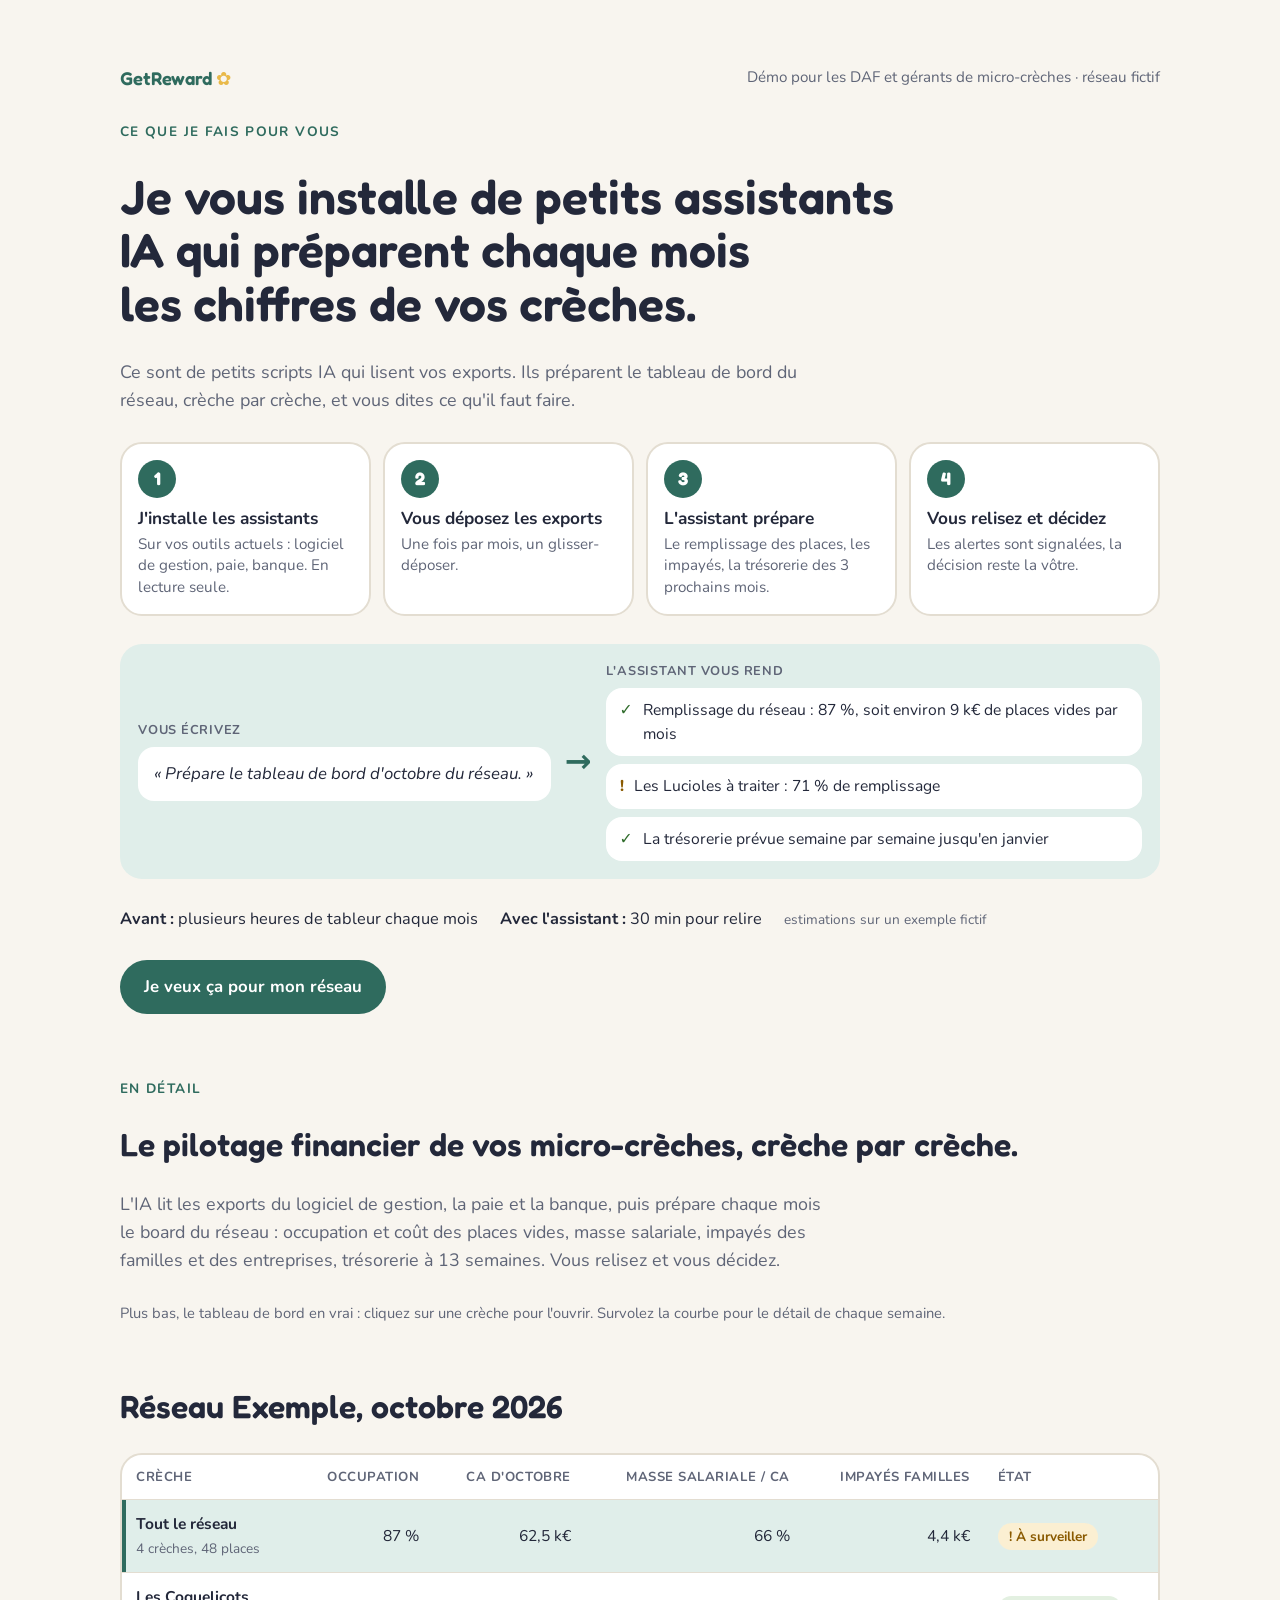
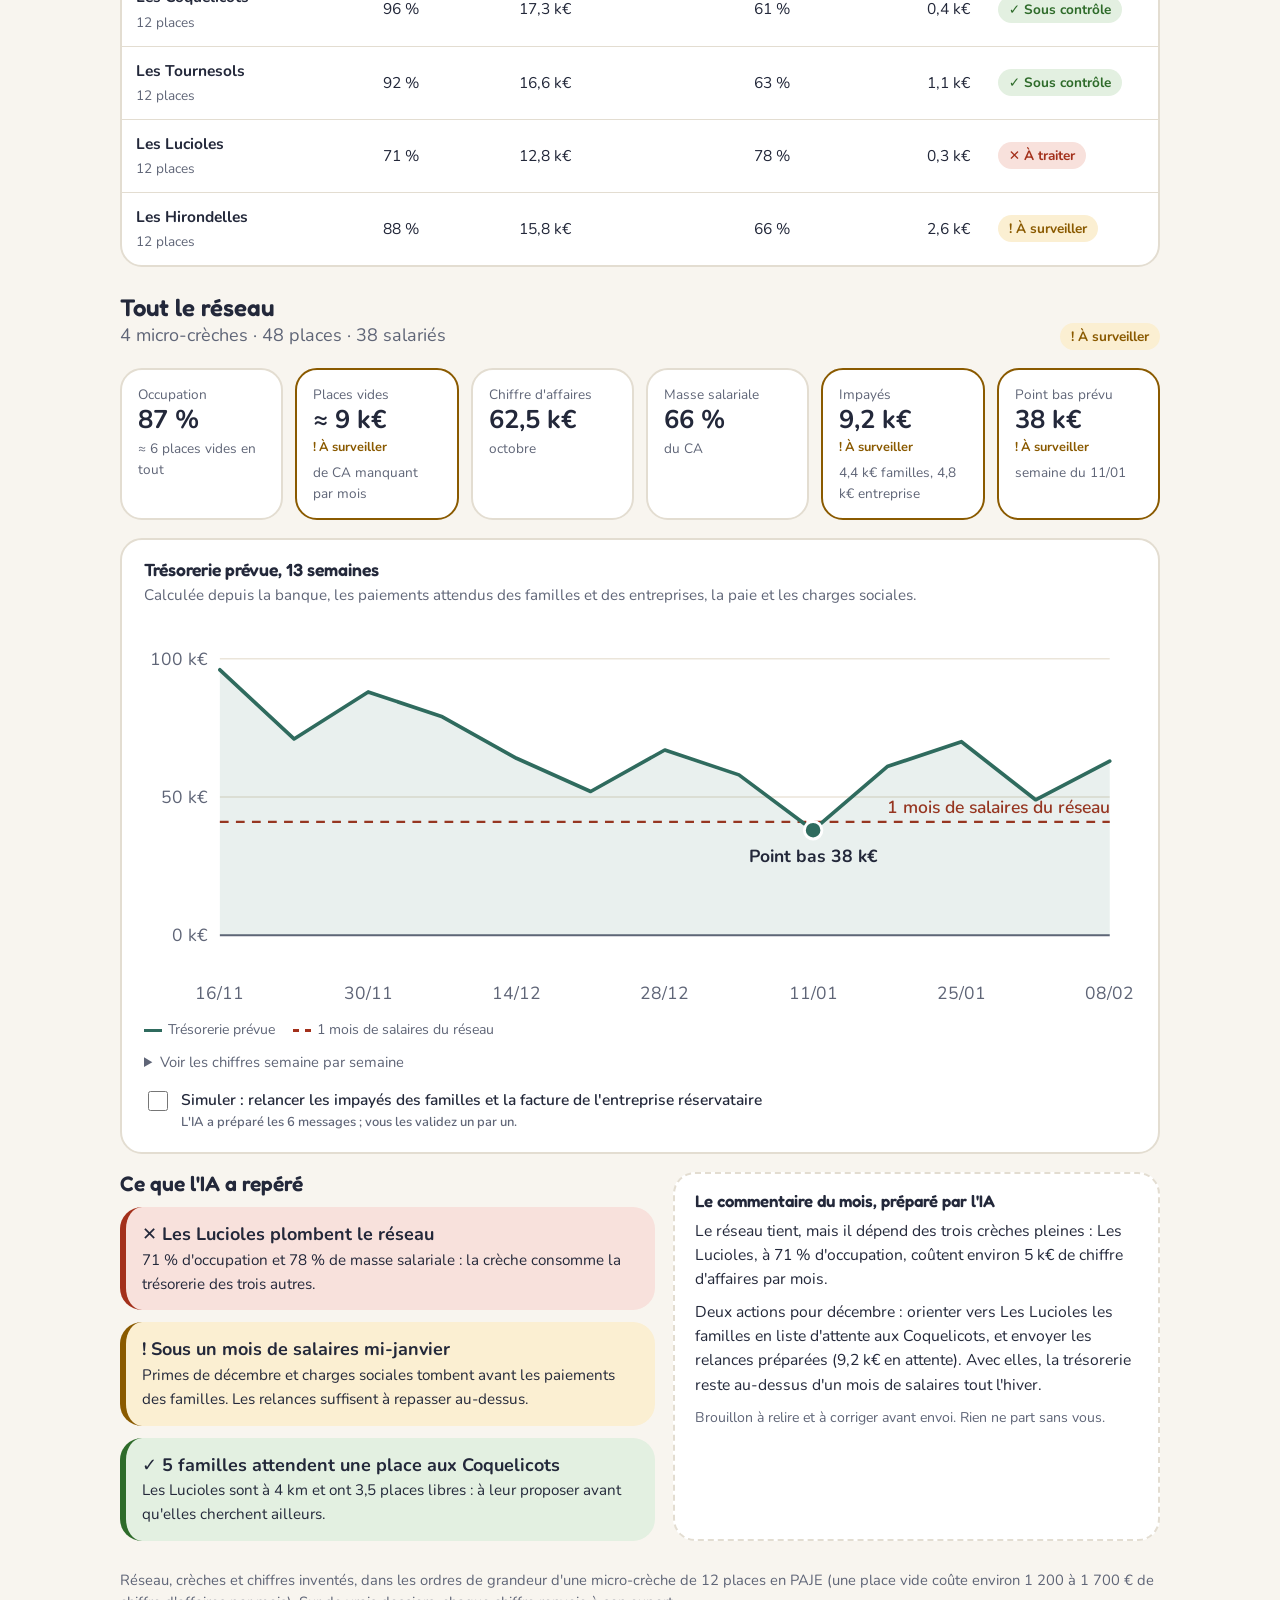
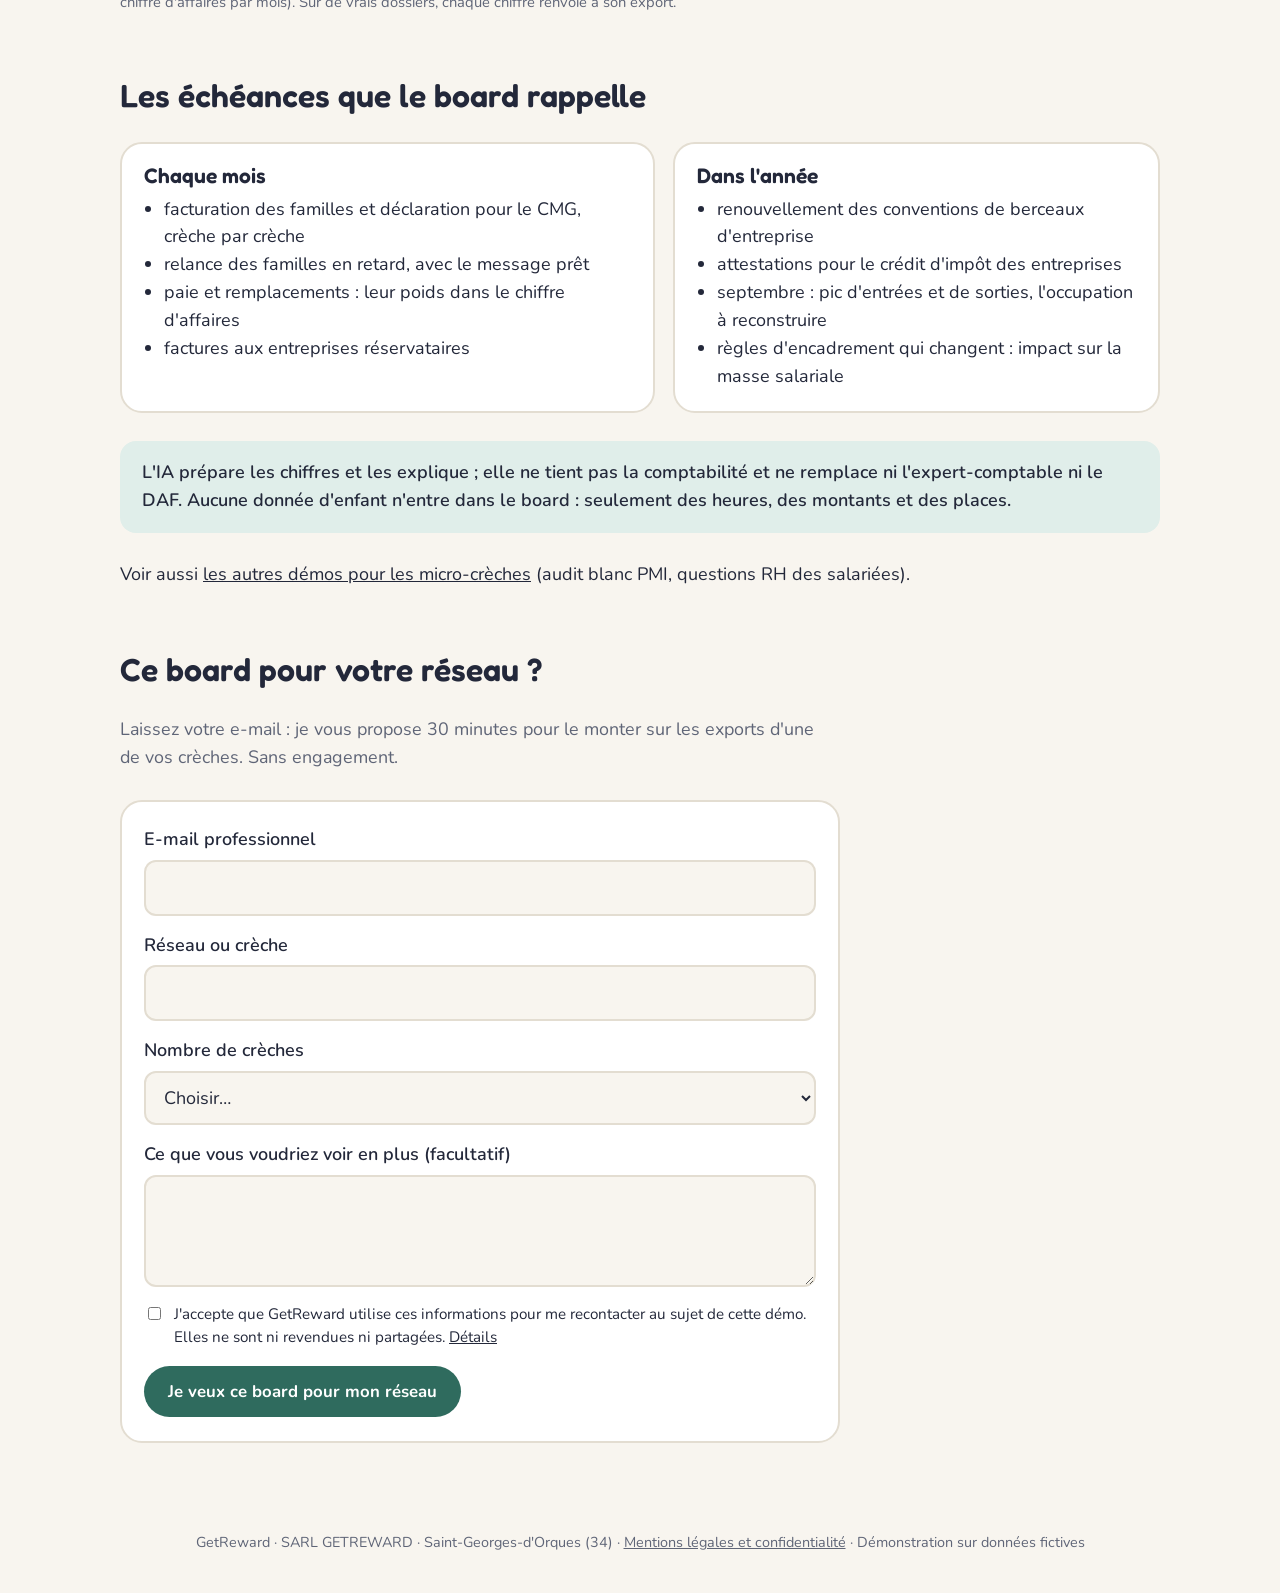
<file: demo/daf-creche/index.html>
<!doctype html>
<html lang="fr">
<head>
<meta charset="utf-8">
<meta name="viewport" content="width=device-width,initial-scale=1,viewport-fit=cover">
<title>Board DAF crèches · GetReward</title>
<meta name="description" content="Démo sur un réseau fictif de 4 micro-crèches : occupation, masse salariale, impayés et trésorerie à 13 semaines, crèche par crèche, préparés par l'IA.">
<link rel="canonical" href="https://getreward.pro/demo/daf-creche/">
<meta name="robots" content="noindex">
<meta property="og:title" content="Le pilotage financier de vos micro-crèches, crèche par crèche">
<meta property="og:description" content="Démo sur un réseau fictif de 4 micro-crèches : places vides, masse salariale, impayés, trésorerie à 13 semaines.">
<link rel="stylesheet" href="../demo.css">
<link rel="stylesheet" href="../themes/creche-daf.css?v=20261114">
</head>
<body>

<section class="band intro">
 <div class="wrap">
  <div class="top"><a class="brand" href="/">GetReward</a><span class="tag">Démo pour les DAF et gérants de micro-crèches · réseau fictif</span></div>
  <p class="kicker">Ce que je fais pour vous</p>
  <h1>Je vous installe de petits assistants IA qui préparent chaque mois les chiffres de vos crèches.</h1>
  <p class="sub">Ce sont de petits scripts IA qui lisent vos exports. Ils préparent le tableau de bord du réseau, crèche par crèche, et vous dites ce qu'il faut faire.</p>
  <ol class="four" aria-label="Comment ça marche, en 4 étapes">
   <li><b>J'installe les assistants</b><span>Sur vos outils actuels : logiciel de gestion, paie, banque. En lecture seule.</span></li>
   <li><b>Vous déposez les exports</b><span>Une fois par mois, un glisser-déposer.</span></li>
   <li><b>L'assistant prépare</b><span>Le remplissage des places, les impayés, la trésorerie des 3 prochains mois.</span></li>
   <li><b>Vous relisez et décidez</b><span>Les alertes sont signalées, la décision reste la vôtre.</span></li>
  </ol>
  <div class="mini" aria-label="Un exemple">
   <div><span class="lbl">Vous écrivez</span><p class="say">« Prépare le tableau de bord d'octobre du réseau. »</p></div>
   <div class="arrow" aria-hidden="true">→</div>
   <div><span class="lbl">L'assistant vous rend</span>
    <ul>
     <li class="ok"><i>✓</i><span>Remplissage du réseau : 87 %, soit environ 9 k€ de places vides par mois</span></li>
     <li class="warn"><i>!</i><span>Les Lucioles à traiter : 71 % de remplissage</span></li>
     <li class="ok"><i>✓</i><span>La trésorerie prévue semaine par semaine jusqu'en janvier</span></li>
    </ul>
   </div>
  </div>
  <p class="gainline"><span><b>Avant :</b> plusieurs heures de tableur chaque mois</span><span><b>Avec l'assistant :</b> 30 min pour relire</span><small>estimations sur un exemple fictif</small></p>
  <a class="cta" href="#demande">Je veux ça pour mon réseau</a>
 </div>
</section>
<section class="band" style="padding-top:0">
 <div class="wrap">
  
  <p class="kicker">En détail</p>
  <h2>Le pilotage financier de vos micro-crèches, crèche par crèche.</h2>
  <p class="sub">L'IA lit les exports du logiciel de gestion, la paie et la banque, puis prépare chaque mois le board du réseau : occupation et coût des places vides, masse salariale, impayés des familles et des entreprises, trésorerie à 13 semaines. Vous relisez et vous décidez.</p>
  <p class="note">Plus bas, le tableau de bord en vrai : cliquez sur une crèche pour l'ouvrir. Survolez la courbe pour le détail de chaque semaine.</p>
 </div>
</section>

<section class="band" style="padding-top:0">
 <div class="wrap">
  <h2>Réseau Exemple, octobre 2026</h2>
  <div id="pf"></div>
  <div id="detail" class="detail" tabindex="-1"></div>
  <p class="note">Réseau, crèches et chiffres inventés, dans les ordres de grandeur d'une micro-crèche de 12 places en PAJE (une place vide coûte environ 1 200 à 1 700 € de chiffre d'affaires par mois). Sur de vrais dossiers, chaque chiffre renvoie à son export.</p>
 </div>
</section>

<section class="band" style="padding-top:0">
 <div class="wrap">
  <h2>Les échéances que le board rappelle</h2>
  <div class="cols">
   <div class="card"><h3 style="margin-bottom:8px">Chaque mois</h3><ul style="margin:0;padding-left:1.1em">
    <li>facturation des familles et déclaration pour le CMG, crèche par crèche</li><li>relance des familles en retard, avec le message prêt</li>
    <li>paie et remplacements : leur poids dans le chiffre d'affaires</li><li>factures aux entreprises réservataires</li></ul></div>
   <div class="card"><h3 style="margin-bottom:8px">Dans l'année</h3><ul style="margin:0;padding-left:1.1em">
    <li>renouvellement des conventions de berceaux d'entreprise</li><li>attestations pour le crédit d'impôt des entreprises</li>
    <li>septembre : pic d'entrées et de sorties, l'occupation à reconstruire</li><li>règles d'encadrement qui changent : impact sur la masse salariale</li></ul></div>
  </div>
  <p class="safe">L'IA prépare les chiffres et les explique ; elle ne tient pas la comptabilité et ne remplace ni l'expert-comptable ni le DAF. Aucune donnée d'enfant n'entre dans le board : seulement des heures, des montants et des places.</p>
  <p>Voir aussi <a href="../creche/">les autres démos pour les micro-crèches</a> (audit blanc PMI, questions RH des salariées).</p>
 </div>
</section>

<section class="band" id="demande" style="padding-top:0">
 <div class="wrap">
  <h2>Ce board pour votre réseau ?</h2>
  <p class="sub">Laissez votre e-mail : je vous propose 30 minutes pour le monter sur les exports d'une de vos crèches. Sans engagement.</p>
  <form id="f" novalidate>
   <input type="hidden" name="ref">
   <div class="hp" aria-hidden="true"><label>Ne pas remplir <input type="text" name="site" tabindex="-1" autocomplete="off"></label></div>
   <label>E-mail professionnel<input type="email" name="email" autocomplete="email" required></label>
   <label>Réseau ou crèche<input type="text" name="structure" autocomplete="organization" required></label>
   <label>Nombre de crèches
    <select name="volume" required><option value="">Choisir…</option><option>1</option><option>2 à 5</option><option>6 à 15</option><option>Plus de 15</option></select>
   </label>
   <label>Ce que vous voudriez voir en plus (facultatif)<textarea name="remarque" rows="3"></textarea></label>
   <label class="consent"><input type="checkbox" name="accord" value="oui" required><span>J'accepte que GetReward utilise ces informations pour me recontacter au sujet de cette démo. Elles ne sont ni revendues ni partagées. <a href="/mentions-legales/">Détails</a></span></label>
   <p class="err" role="alert" tabindex="-1" hidden></p>
   <button class="cta" type="submit">Je veux ce board pour mon réseau</button>
  </form>
  <div id="thanks" class="thanks" tabindex="-1" hidden><h3>Merci, c'est noté.</h3><p>Je reviens vers vous sous 24 h ouvrées. Alexandre, GetReward</p></div>
 </div>
</section>

<footer>GetReward · SARL GETREWARD · Saint-Georges-d'Orques (34) · <a href="/mentions-legales/">Mentions légales et confidentialité</a> · Démonstration sur données fictives</footer>

<script src="../board.js"></script>
<script>
var WEEKS = ['16/11','23/11','30/11','07/12','14/12','21/12','28/12','04/01','11/01','18/01','25/01','01/02','08/02'];
var EV = ['','Salaires','Charges sociales','Paiements des familles','','Primes de fin d\'année','Salaires · fermeture de Noël','Paiements des familles + factures entreprises','Charges sociales','','Salaires','Paiements des familles','Charges sociales'];
GRBoard({
 weeks: WEEKS, unit: 'k€',
 chartNote: 'Calculée depuis la banque, les paiements attendus des familles et des entreprises, la paie et les charges sociales.',
 columns: [{h:'Crèche'},{h:'Occupation',num:1},{h:'CA d\'octobre',num:1},{h:'Masse salariale / CA',num:1},{h:'Impayés familles',num:1}],
 entities: [
 {name:'Tout le réseau', sub:'4 micro-crèches · 48 places · 38 salariés', state:'warn',
  cells:['4 crèches, 48 places','87 %','62,5 k€','66 %','4,4 k€'],
  kpis:[{l:'Occupation',v:'87 %',n:'≈ 6 places vides en tout'},{l:'Places vides',v:'≈ 9 k€',n:'de CA manquant par mois',s:'warn'},
   {l:'Chiffre d\'affaires',v:'62,5 k€',n:'octobre'},{l:'Masse salariale',v:'66 %',n:'du CA'},
   {l:'Impayés',v:'9,2 k€',n:'4,4 k€ familles, 4,8 k€ entreprise',s:'warn'},{l:'Point bas prévu',v:'38 k€',n:'semaine du 11/01',s:'warn'}],
  treso:[96,71,88,79,64,52,67,58,38,61,70,49,63], events:EV,
  seuil:{v:41,label:'1 mois de salaires du réseau'},
  scenario:{label:'relancer les impayés des familles et la facture de l\'entreprise réservataire', short:'Avec relances', note:'L\'IA a préparé les 6 messages ; vous les validez un par un.',
   delta:[0,2.5,6,9.2,9.2,9.2,9.2,9.2,9.2,9.2,9.2,9.2,9.2]},
  alertes:[{s:'bad',t:'Les Lucioles plombent le réseau',x:'71 % d\'occupation et 78 % de masse salariale : la crèche consomme la trésorerie des trois autres.'},
   {s:'warn',t:'Sous un mois de salaires mi-janvier',x:'Primes de décembre et charges sociales tombent avant les paiements des familles. Les relances suffisent à repasser au-dessus.'},
   {s:'ok',t:'5 familles attendent une place aux Coquelicots',x:'Les Lucioles sont à 4 km et ont 3,5 places libres : à leur proposer avant qu\'elles cherchent ailleurs.'}],
  mot:'<p>Le réseau tient, mais il dépend des trois crèches pleines : Les Lucioles, à 71 % d\'occupation, coûtent environ 5 k€ de chiffre d\'affaires par mois.</p><p>Deux actions pour décembre : orienter vers Les Lucioles les familles en liste d\'attente aux Coquelicots, et envoyer les relances préparées (9,2 k€ en attente). Avec elles, la trésorerie reste au-dessus d\'un mois de salaires tout l\'hiver.</p>'},
 {name:'Les Coquelicots', sub:'12 places · 10 salariés · ouverte depuis 2019', state:'ok',
  cells:['12 places','96 %','17,3 k€','61 %','0,4 k€'],
  kpis:[{l:'Occupation',v:'96 %',n:'liste d\'attente : 5 familles'},{l:'Chiffre d\'affaires',v:'17,3 k€',n:'octobre'},
   {l:'Masse salariale',v:'61 %',n:'du CA'},{l:'Impayés familles',v:'0,4 k€',n:'1 famille, 12 jours'},
   {l:'Prix moyen facturé',v:'9,40 €/h',n:'plafond pour le CMG : 10 €/h'},{l:'Berceaux d\'entreprise',v:'3',n:'factures à jour'}],
  treso:[31,24,29,26,21,18,23,20,14,21,24,17,22], events:EV,
  seuil:{v:10.5,label:'1 mois de salaires'},
  alertes:[{s:'ok',t:'Pleine et rentable',x:'Meilleure marge du réseau ; la trésorerie reste au-dessus d\'un mois de salaires sur les 13 semaines.'},
   {s:'ok',t:'Une liste d\'attente à valoriser',x:'5 familles attendent : leur proposer Les Lucioles, et prévoir les départs de septembre.'}],
  mot:'<p>Rien d\'urgent : la crèche est pleine, les familles paient à l\'heure, la trésorerie est saine.</p><p>Le seul sujet est la liste d\'attente de 5 familles, qui peut remplir Les Lucioles si on la leur propose maintenant.</p>'},
 {name:'Les Tournesols', sub:'12 places · 10 salariés · ouverte depuis 2021', state:'ok',
  cells:['12 places','92 %','16,6 k€','63 %','1,1 k€'],
  kpis:[{l:'Occupation',v:'92 %',n:'1 place libre en janvier'},{l:'Chiffre d\'affaires',v:'16,6 k€',n:'octobre'},
   {l:'Masse salariale',v:'63 %',n:'du CA'},{l:'Impayés familles',v:'1,1 k€',n:'2 familles, 20 et 34 jours',s:'warn'},
   {l:'Prix moyen facturé',v:'9,20 €/h'},{l:'Berceaux d\'entreprise',v:'2',n:'factures à jour'}],
  treso:[27,21,25,22,18,15,19,16,11,17,20,14,19], events:EV,
  seuil:{v:10.5,label:'1 mois de salaires'},
  alertes:[{s:'warn',t:'Deux familles en retard',x:'1,1 k€ au total. Les messages de relance sont prêts, sur un ton cordial.'},
   {s:'warn',t:'Point bas juste au-dessus de la réserve',x:'11 k€ la semaine du 11/01, pour 10,5 k€ de salaires mensuels.'}],
  mot:'<p>La crèche va bien. Deux familles ont un peu de retard (1,1 k€) : une relance cordiale suffit, elle est prête.</p><p>Une place se libère en janvier : la proposer dès maintenant à la liste d\'attente des Coquelicots.</p>'},
 {name:'Les Lucioles', sub:'12 places · 9 salariés · ouverte en septembre 2025', state:'bad',
  cells:['12 places','71 %','12,8 k€','78 %','0,3 k€'],
  kpis:[{l:'Occupation',v:'71 %',n:'3,5 places vides',s:'bad'},{l:'Places vides',v:'≈ 5,2 k€',n:'de CA manquant par mois',s:'bad'},
   {l:'Masse salariale',v:'78 %',n:'du CA',s:'warn'},{l:'Chiffre d\'affaires',v:'12,8 k€',n:'octobre'},
   {l:'Point bas prévu',v:'−3 k€',n:'semaine du 11/01',s:'bad'},{l:'Berceaux d\'entreprise',v:'0',n:'aucune convention'}],
  treso:[14,9,12,8,5,2,5,1,-3,1,3,-2,1], events:EV,
  seuil:{v:10,label:'1 mois de salaires'},
  scenario:{label:'accueillir en janvier 2 familles de la liste d\'attente des Coquelicots', short:'+2 familles en janvier', note:'Évite le découvert, mais ne reconstitue pas la réserve : il faut aussi des berceaux d\'entreprise.',
   delta:[0,0,0,0,0,0,0,0,3,3,3,6,6]},
  alertes:[{s:'bad',t:'3,5 places vides, environ 5,2 k€ par mois',x:'La crèche n\'a pas encore trouvé son rythme de remplissage, 14 mois après son ouverture.'},
   {s:'bad',t:'Découvert prévu mi-janvier',x:'La trésorerie reste sous un mois de salaires tout l\'hiver.'},
   {s:'warn',t:'Équipe prévue pour une crèche pleine',x:'Avant toute réduction, vérifier le taux d\'encadrement créneau par créneau : l\'audit blanc PMI le calcule.'}],
  mot:'<p>Les Lucioles sont le sujet du mois. Avec 3,5 places vides, il manque environ 5,2 k€ de chiffre d\'affaires chaque mois, et le compte passerait à −3 k€ mi-janvier.</p><p>Le levier le plus rapide : proposer les places aux familles en attente aux Coquelicots. Le levier durable : signer des berceaux avec deux ou trois entreprises proches.</p>'},
 {name:'Les Hirondelles', sub:'12 places · 9 salariés · ouverte depuis 2022', state:'warn',
  cells:['12 places','88 %','15,8 k€','66 %','2,6 k€'],
  kpis:[{l:'Occupation',v:'88 %'},{l:'Chiffre d\'affaires',v:'15,8 k€',n:'octobre'},
   {l:'Masse salariale',v:'66 %',n:'dont 1,4 k€ d\'intérim'},{l:'Impayés familles',v:'2,6 k€',n:'3 familles, plus de 30 jours',s:'warn'},
   {l:'Facture entreprise',v:'4,8 k€',n:'impayée depuis 45 jours',s:'warn'},{l:'Point bas prévu',v:'5 k€',n:'semaine du 11/01',s:'warn'}],
  treso:[19,13,16,12,8,10,12,7,5,9,12,8,11], events:EV,
  seuil:{v:10.4,label:'1 mois de salaires'},
  scenario:{label:'relancer les 3 familles et l\'entreprise réservataire', short:'Avec relances', note:'7,4 k€ en attente ; messages prêts, à valider.',
   delta:[0,1.5,4,7.4,7.4,7.4,7.4,7.4,7.4,7.4,7.4,7.4,7.4]},
  alertes:[{s:'warn',t:'7,4 k€ en attente de paiement',x:'Trois familles depuis plus de 30 jours, et la facture du 3e trimestre de l\'entreprise réservataire depuis 45 jours.'},
   {s:'warn',t:'Intérim en hausse',x:'1,4 k€ d\'intérim en octobre pour couvrir deux arrêts : à suivre en novembre.'}],
  mot:'<p>La crèche fonctionne bien, mais 7,4 k€ ne sont pas encore payés, dont une facture d\'entreprise de 4,8 k€.</p><p>Les relances sont prêtes. Une fois encaissées, la trésorerie reste au-dessus d\'un mois de salaires tout l\'hiver.</p>'}
 ]
});
GRForm('daf-creche', '');
</script>
</body>
</html>
</file>
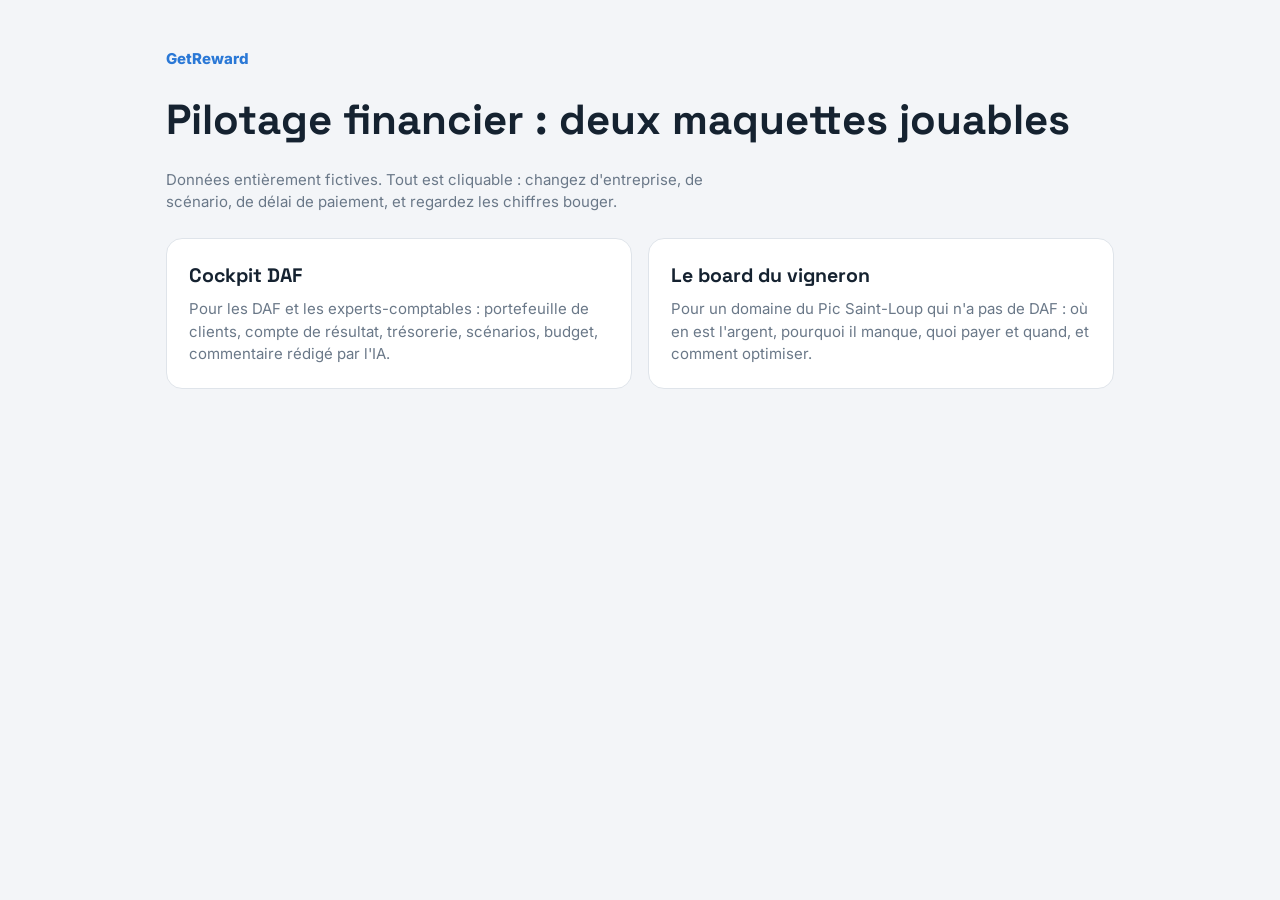
<file: demo/finance/index.html>
<!DOCTYPE html><html lang="fr"><head><meta charSet="utf-8"/><meta name="viewport" content="width=device-width,initial-scale=1,viewport-fit=cover"/><meta name="viewport" content="width=device-width, initial-scale=1"/><link rel="stylesheet" href="/demo/finance/_next/static/css/fd62685541d1ae65.css" data-precedence="next"/><link rel="preload" as="script" fetchPriority="low" href="/demo/finance/_next/static/chunks/webpack-15590c4e617769a5.js"/><script src="/demo/finance/_next/static/chunks/fd9d1056-d365d4919d5d6712.js" async=""></script><script src="/demo/finance/_next/static/chunks/117-17d15fc5ec220482.js" async=""></script><script src="/demo/finance/_next/static/chunks/main-app-8f9fd477cbd4af1b.js" async=""></script><link rel="preconnect" href="https://fonts.googleapis.com"/><title>Pilotage financier · GetReward</title><meta name="description" content="Maquettes jouables sur données fictives : cockpit DAF et board du vigneron."/><meta name="robots" content="noindex, nofollow"/><link rel="stylesheet" href="https://fonts.googleapis.com/css2?family=Inter:wght@400;500;600;700&amp;family=Space+Grotesk:wght@500;700&amp;family=Fraunces:opsz,wght@9..144,500;9..144,600&amp;display=swap"/><script src="/demo/finance/_next/static/chunks/polyfills-42372ed130431b0a.js" noModule=""></script></head><body><main class="home"><a href="/" style="font-weight:800;text-decoration:none">GetReward</a><h1>Pilotage financier : deux maquettes jouables</h1><p style="color:var(--muted);max-width:62ch">Données entièrement fictives. Tout est cliquable : changez d&#x27;entreprise, de scénario, de délai de paiement, et regardez les chiffres bouger.</p><div class="cards"><a class="card" href="/demo/finance/cockpit/"><b>Cockpit DAF</b><span>Pour les DAF et les experts-comptables : portefeuille de clients, compte de résultat, trésorerie, scénarios, budget, commentaire rédigé par l&#x27;IA.</span></a><a class="card" href="/demo/finance/vigneron/"><b>Le board du vigneron</b><span>Pour un domaine du Pic Saint-Loup qui n&#x27;a pas de DAF : où en est l&#x27;argent, pourquoi il manque, quoi payer et quand, et comment optimiser.</span></a></div></main><script src="/demo/finance/_next/static/chunks/webpack-15590c4e617769a5.js" async=""></script><script>(self.__next_f=self.__next_f||[]).push([0]);self.__next_f.push([2,null])</script><script>self.__next_f.push([1,"1:HL[\"/demo/finance/_next/static/css/fd62685541d1ae65.css\",\"style\"]\n"])</script><script>self.__next_f.push([1,"2:I[2846,[],\"\"]\n4:I[4707,[],\"\"]\n5:I[6423,[],\"\"]\n7:I[1060,[],\"\"]\n8:[]\n"])</script><script>self.__next_f.push([1,"0:[\"$\",\"$L2\",null,{\"buildId\":\"S5bQGBR7rWfJs-dhEy17h\",\"assetPrefix\":\"/demo/finance\",\"urlParts\":[\"\",\"\"],\"initialTree\":[\"\",{\"children\":[\"__PAGE__\",{}]},\"$undefined\",\"$undefined\",true],\"initialSeedData\":[\"\",{\"children\":[\"__PAGE__\",{},[[\"$L3\",[\"$\",\"main\",null,{\"className\":\"home\",\"children\":[[\"$\",\"a\",null,{\"href\":\"/\",\"style\":{\"fontWeight\":800,\"textDecoration\":\"none\"},\"children\":\"GetReward\"}],[\"$\",\"h1\",null,{\"children\":\"Pilotage financier : deux maquettes jouables\"}],[\"$\",\"p\",null,{\"style\":{\"color\":\"var(--muted)\",\"maxWidth\":\"62ch\"},\"children\":\"Données entièrement fictives. Tout est cliquable : changez d'entreprise, de scénario, de délai de paiement, et regardez les chiffres bouger.\"}],[\"$\",\"div\",null,{\"className\":\"cards\",\"children\":[[\"$\",\"a\",null,{\"className\":\"card\",\"href\":\"/demo/finance/cockpit/\",\"children\":[[\"$\",\"b\",null,{\"children\":\"Cockpit DAF\"}],[\"$\",\"span\",null,{\"children\":\"Pour les DAF et les experts-comptables : portefeuille de clients, compte de résultat, trésorerie, scénarios, budget, commentaire rédigé par l'IA.\"}]]}],[\"$\",\"a\",null,{\"className\":\"card\",\"href\":\"/demo/finance/vigneron/\",\"children\":[[\"$\",\"b\",null,{\"children\":\"Le board du vigneron\"}],[\"$\",\"span\",null,{\"children\":\"Pour un domaine du Pic Saint-Loup qui n'a pas de DAF : où en est l'argent, pourquoi il manque, quoi payer et quand, et comment optimiser.\"}]]}]]}]]}],null],null],null]},[[[[\"$\",\"link\",\"0\",{\"rel\":\"stylesheet\",\"href\":\"/demo/finance/_next/static/css/fd62685541d1ae65.css\",\"precedence\":\"next\",\"crossOrigin\":\"$undefined\"}]],[\"$\",\"html\",null,{\"lang\":\"fr\",\"children\":[[\"$\",\"head\",null,{\"children\":[[\"$\",\"meta\",null,{\"name\":\"viewport\",\"content\":\"width=device-width,initial-scale=1,viewport-fit=cover\"}],[\"$\",\"link\",null,{\"rel\":\"preconnect\",\"href\":\"https://fonts.googleapis.com\"}],[\"$\",\"link\",null,{\"rel\":\"stylesheet\",\"href\":\"https://fonts.googleapis.com/css2?family=Inter:wght@400;500;600;700\u0026family=Space+Grotesk:wght@500;700\u0026family=Fraunces:opsz,wght@9..144,500;9..144,600\u0026display=swap\"}]]}],[\"$\",\"body\",null,{\"children\":[\"$\",\"$L4\",null,{\"parallelRouterKey\":\"children\",\"segmentPath\":[\"children\"],\"error\":\"$undefined\",\"errorStyles\":\"$undefined\",\"errorScripts\":\"$undefined\",\"template\":[\"$\",\"$L5\",null,{}],\"templateStyles\":\"$undefined\",\"templateScripts\":\"$undefined\",\"notFound\":[[\"$\",\"title\",null,{\"children\":\"404: This page could not be found.\"}],[\"$\",\"div\",null,{\"style\":{\"fontFamily\":\"system-ui,\\\"Segoe UI\\\",Roboto,Helvetica,Arial,sans-serif,\\\"Apple Color Emoji\\\",\\\"Segoe UI Emoji\\\"\",\"height\":\"100vh\",\"textAlign\":\"center\",\"display\":\"flex\",\"flexDirection\":\"column\",\"alignItems\":\"center\",\"justifyContent\":\"center\"},\"children\":[\"$\",\"div\",null,{\"children\":[[\"$\",\"style\",null,{\"dangerouslySetInnerHTML\":{\"__html\":\"body{color:#000;background:#fff;margin:0}.next-error-h1{border-right:1px solid rgba(0,0,0,.3)}@media (prefers-color-scheme:dark){body{color:#fff;background:#000}.next-error-h1{border-right:1px solid rgba(255,255,255,.3)}}\"}}],[\"$\",\"h1\",null,{\"className\":\"next-error-h1\",\"style\":{\"display\":\"inline-block\",\"margin\":\"0 20px 0 0\",\"padding\":\"0 23px 0 0\",\"fontSize\":24,\"fontWeight\":500,\"verticalAlign\":\"top\",\"lineHeight\":\"49px\"},\"children\":\"404\"}],[\"$\",\"div\",null,{\"style\":{\"display\":\"inline-block\"},\"children\":[\"$\",\"h2\",null,{\"style\":{\"fontSize\":14,\"fontWeight\":400,\"lineHeight\":\"49px\",\"margin\":0},\"children\":\"This page could not be found.\"}]}]]}]}]],\"notFoundStyles\":[]}]}]]}]],null],null],\"couldBeIntercepted\":false,\"initialHead\":[null,\"$L6\"],\"globalErrorComponent\":\"$7\",\"missingSlots\":\"$W8\"}]\n"])</script><script>self.__next_f.push([1,"6:[[\"$\",\"meta\",\"0\",{\"name\":\"viewport\",\"content\":\"width=device-width, initial-scale=1\"}],[\"$\",\"meta\",\"1\",{\"charSet\":\"utf-8\"}],[\"$\",\"title\",\"2\",{\"children\":\"Pilotage financier · GetReward\"}],[\"$\",\"meta\",\"3\",{\"name\":\"description\",\"content\":\"Maquettes jouables sur données fictives : cockpit DAF et board du vigneron.\"}],[\"$\",\"meta\",\"4\",{\"name\":\"robots\",\"content\":\"noindex, nofollow\"}]]\n3:null\n"])</script></body></html>
</file>
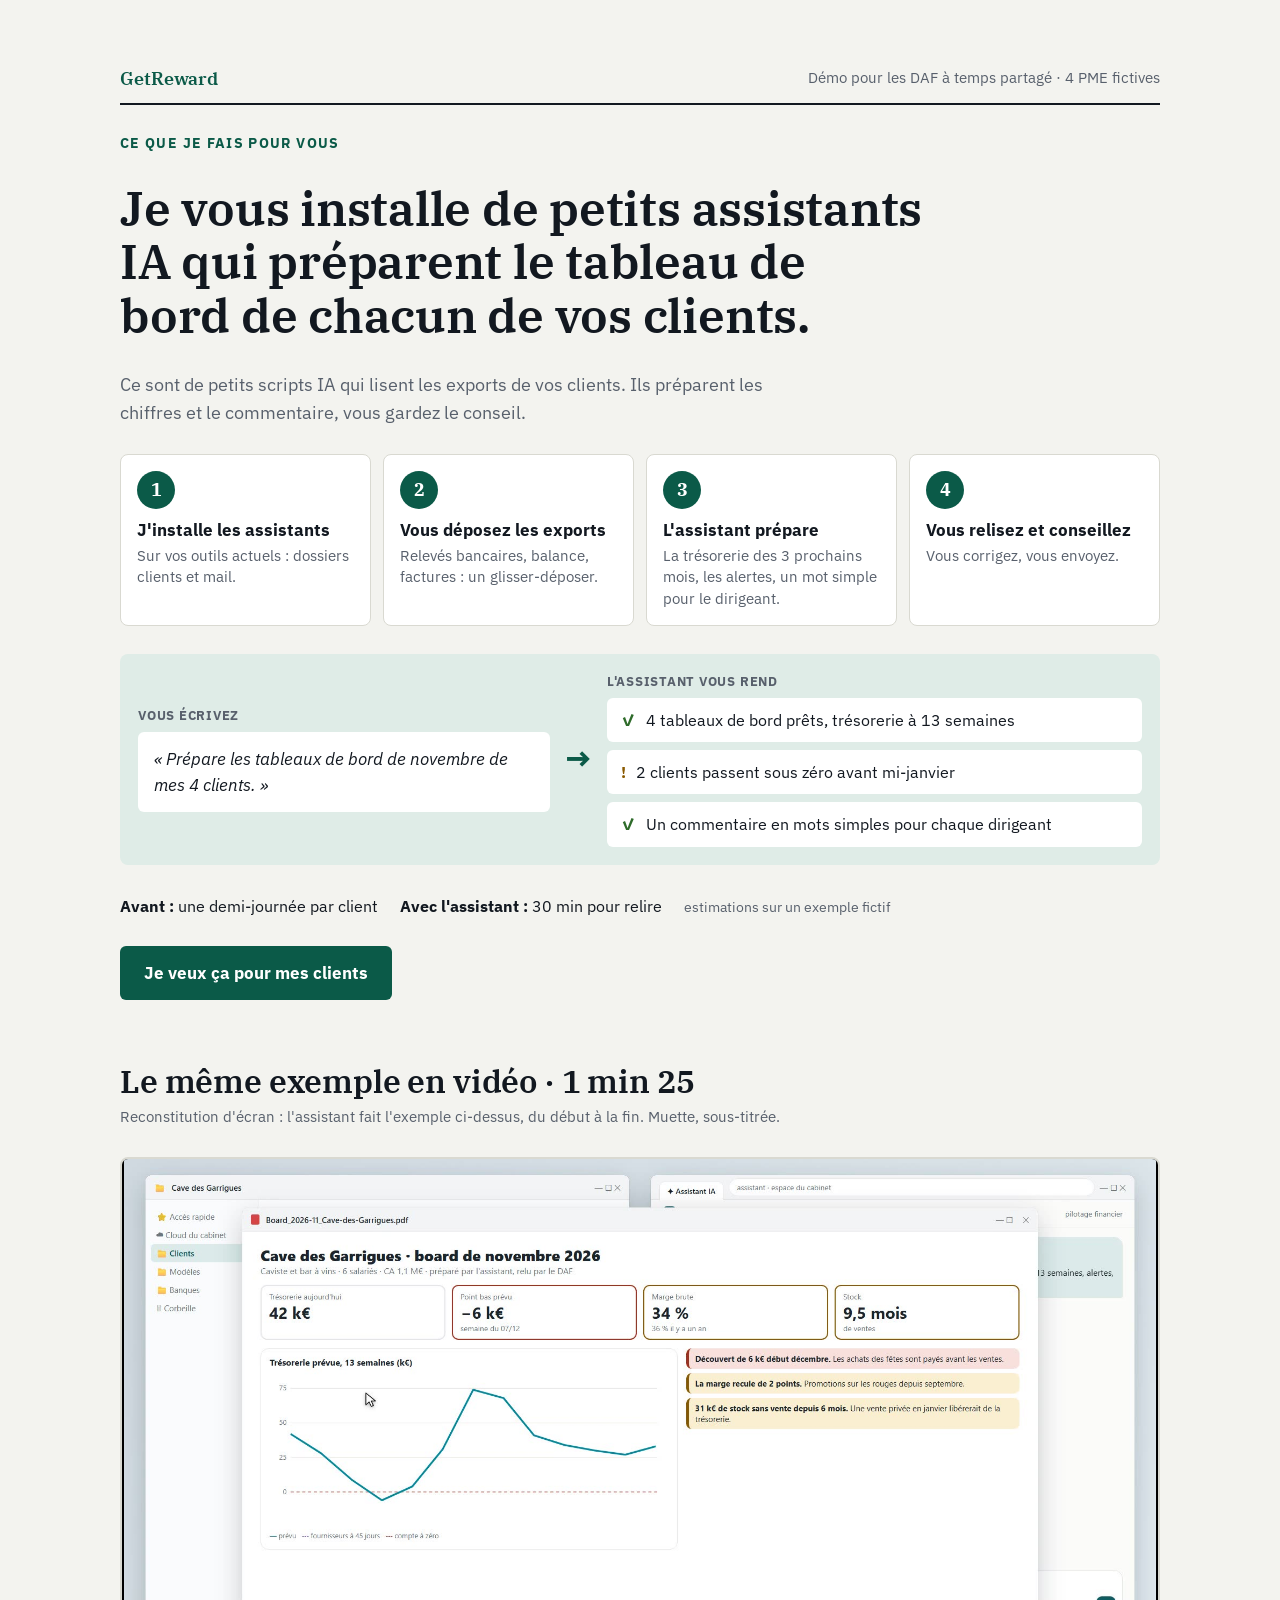
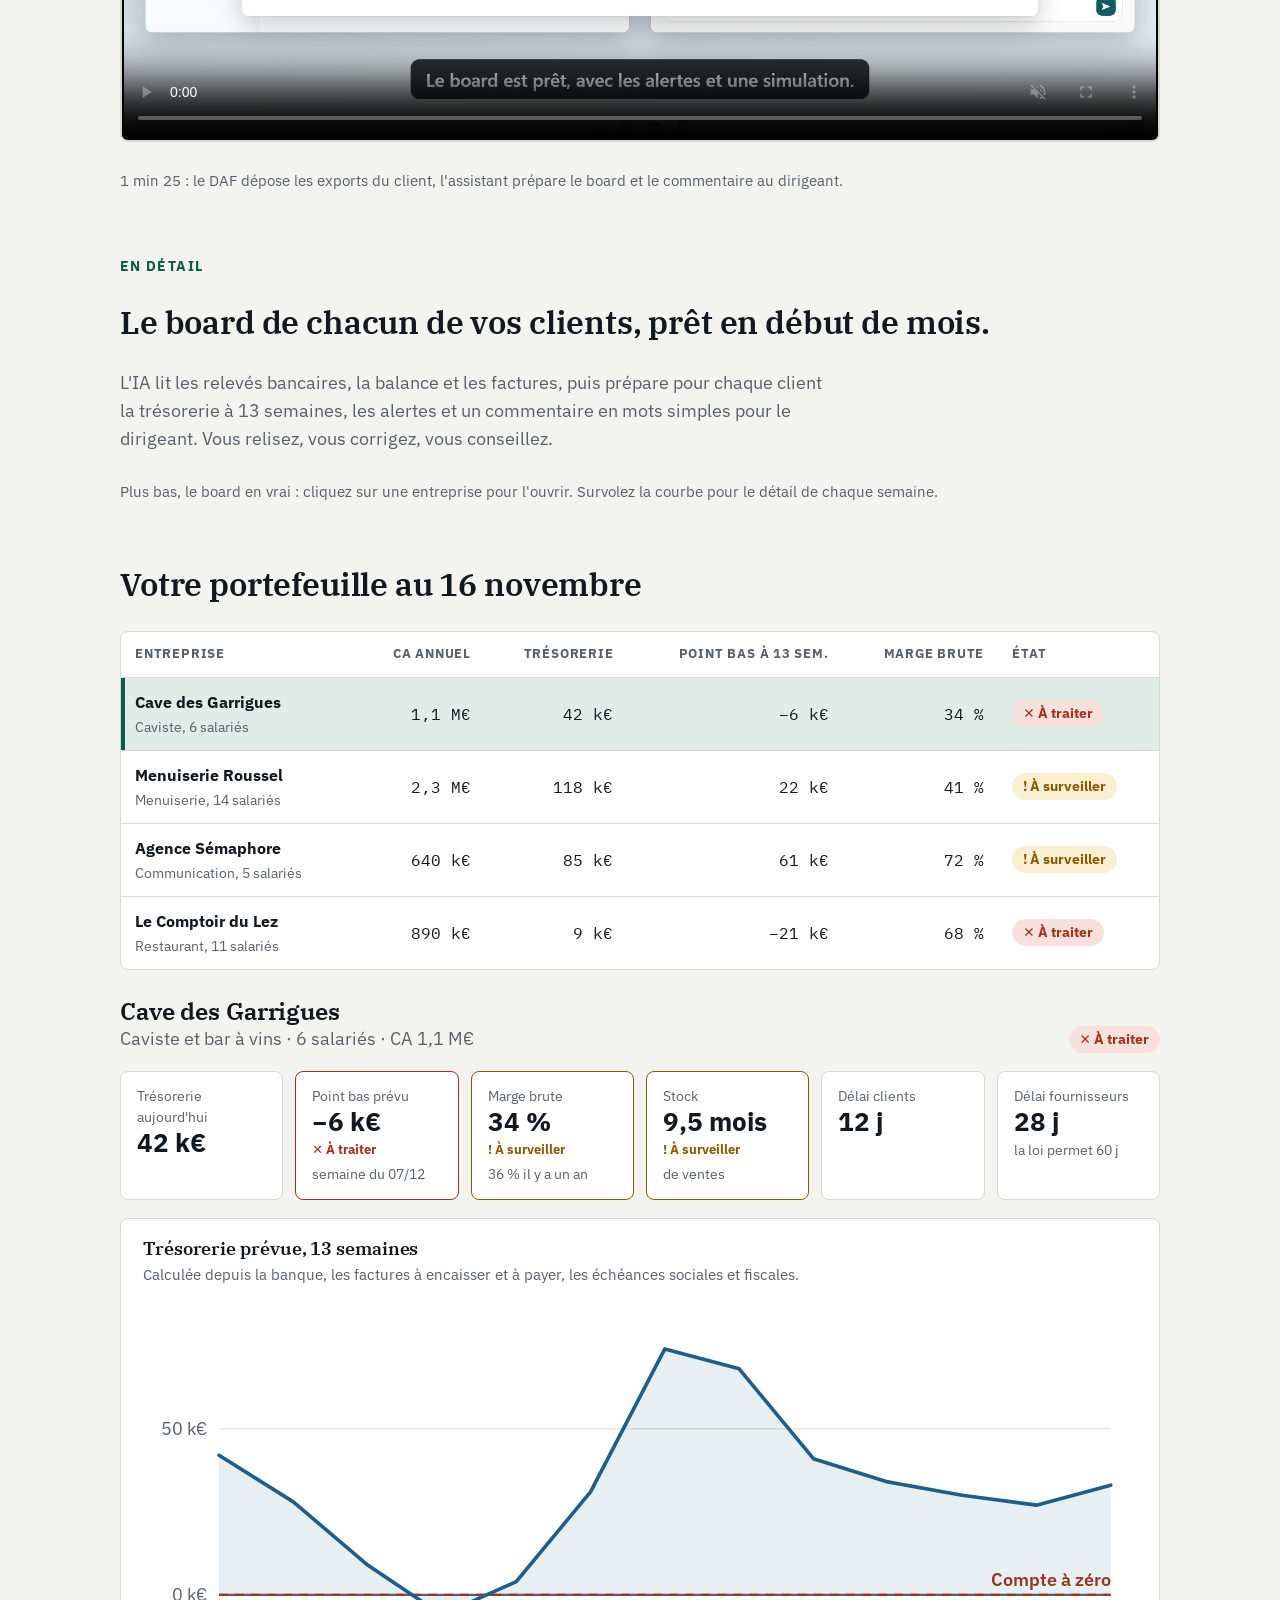
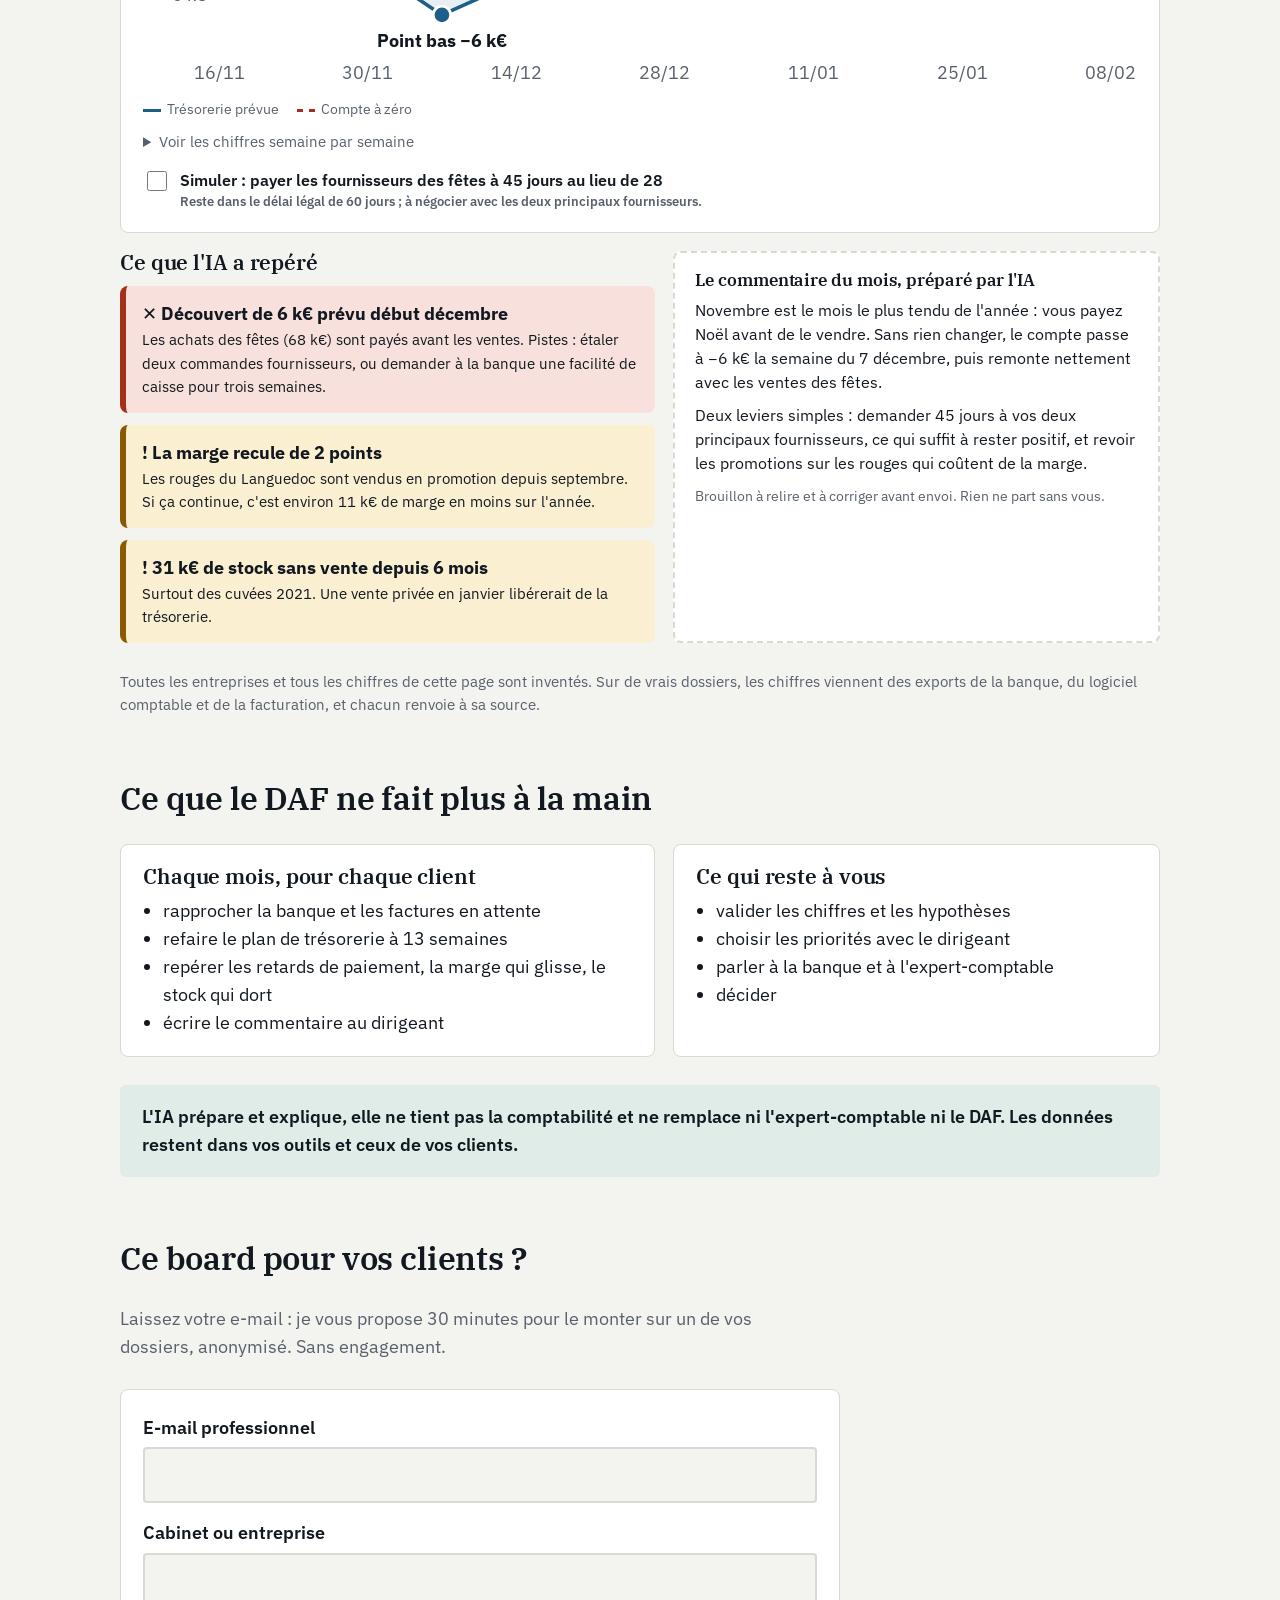
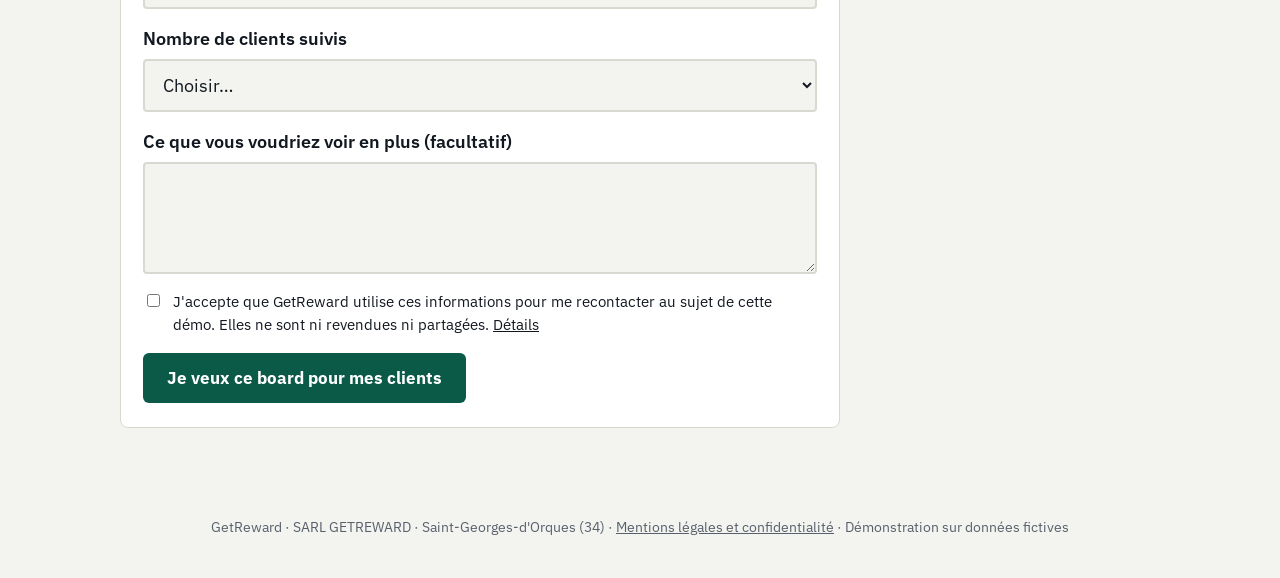
<file: demo/pilotage-daf/index.html>
<!doctype html>
<html lang="fr">
<head>
<meta charset="utf-8">
<meta name="viewport" content="width=device-width,initial-scale=1,viewport-fit=cover">
<title>Board DAF · GetReward</title>
<meta name="description" content="Démo sur 4 PME fictives : le board mensuel de chaque client d'un DAF à temps partagé, préparé par l'IA depuis la banque et la compta. Le DAF relit et conseille.">
<link rel="canonical" href="https://getreward.pro/demo/pilotage-daf/">
<meta name="robots" content="noindex">
<meta property="og:title" content="Le board de chacun de vos clients, prêt en début de mois">
<meta property="og:description" content="Démo sur 4 PME fictives : trésorerie à 13 semaines, alertes et commentaire du mois préparés par l'IA.">
<meta property="og:image" content="https://getreward.pro/demo/pilotage-daf/affiche.jpg">
<link rel="stylesheet" href="../demo.css">
<link rel="stylesheet" href="../themes/finance.css?v=20261114">
</head>
<body>

<section class="band intro">
 <div class="wrap">
  <div class="top"><a class="brand" href="/">GetReward</a><span class="tag">Démo pour les DAF à temps partagé · 4 PME fictives</span></div>
  <p class="kicker">Ce que je fais pour vous</p>
  <h1>Je vous installe de petits assistants IA qui préparent le tableau de bord de chacun de vos clients.</h1>
  <p class="sub">Ce sont de petits scripts IA qui lisent les exports de vos clients. Ils préparent les chiffres et le commentaire, vous gardez le conseil.</p>
  <ol class="four" aria-label="Comment ça marche, en 4 étapes">
   <li><b>J'installe les assistants</b><span>Sur vos outils actuels : dossiers clients et mail.</span></li>
   <li><b>Vous déposez les exports</b><span>Relevés bancaires, balance, factures : un glisser-déposer.</span></li>
   <li><b>L'assistant prépare</b><span>La trésorerie des 3 prochains mois, les alertes, un mot simple pour le dirigeant.</span></li>
   <li><b>Vous relisez et conseillez</b><span>Vous corrigez, vous envoyez.</span></li>
  </ol>
  <div class="mini" aria-label="Un exemple">
   <div><span class="lbl">Vous écrivez</span><p class="say">« Prépare les tableaux de bord de novembre de mes 4 clients. »</p></div>
   <div class="arrow" aria-hidden="true">→</div>
   <div><span class="lbl">L'assistant vous rend</span>
    <ul>
     <li class="ok"><i>✓</i><span>4 tableaux de bord prêts, trésorerie à 13 semaines</span></li>
     <li class="warn"><i>!</i><span>2 clients passent sous zéro avant mi-janvier</span></li>
     <li class="ok"><i>✓</i><span>Un commentaire en mots simples pour chaque dirigeant</span></li>
    </ul>
   </div>
  </div>
  <p class="gainline"><span><b>Avant :</b> une demi-journée par client</span><span><b>Avec l'assistant :</b> 30 min pour relire</span><small>estimations sur un exemple fictif</small></p>
  <a class="cta" href="#demande">Je veux ça pour mes clients</a>
 </div>
</section>
<section class="band" style="padding-top:0">
 <div class="wrap">
  <div class="vidhead"><h2>Le même exemple en vidéo · 1 min 25</h2><p class="note">Reconstitution d'écran : l'assistant fait l'exemple ci-dessus, du début à la fin. Muette, sous-titrée.</p></div>
  <video src="demo-daf.mp4" poster="affiche.jpg" controls playsinline muted preload="metadata" style="width:100%;aspect-ratio:16/9;border-radius:20px;background:#000;border:2px solid var(--line)"></video>
  <p class="note">1 min 25 : le DAF dépose les exports du client, l'assistant prépare le board et le commentaire au dirigeant.</p>
 </div>
</section>
<section class="band" style="padding-top:0">
 <div class="wrap">
  
  <p class="kicker">En détail</p>
  <h2>Le board de chacun de vos clients, prêt en début de mois.</h2>
  <p class="sub">L'IA lit les relevés bancaires, la balance et les factures, puis prépare pour chaque client la trésorerie à 13 semaines, les alertes et un commentaire en mots simples pour le dirigeant. Vous relisez, vous corrigez, vous conseillez.</p>
  <p class="note">Plus bas, le board en vrai : cliquez sur une entreprise pour l'ouvrir. Survolez la courbe pour le détail de chaque semaine.</p>
 </div>
</section>

<section class="band" style="padding-top:0">
 <div class="wrap">
  <h2>Votre portefeuille au 16 novembre</h2>
  <div id="pf"></div>
  <div id="detail" class="detail" tabindex="-1"></div>
  <p class="note">Toutes les entreprises et tous les chiffres de cette page sont inventés. Sur de vrais dossiers, les chiffres viennent des exports de la banque, du logiciel comptable et de la facturation, et chacun renvoie à sa source.</p>
 </div>
</section>

<section class="band" style="padding-top:0">
 <div class="wrap">
  <h2>Ce que le DAF ne fait plus à la main</h2>
  <div class="cols">
   <div class="card"><h3 style="margin-bottom:8px">Chaque mois, pour chaque client</h3><ul style="margin:0;padding-left:1.1em">
    <li>rapprocher la banque et les factures en attente</li><li>refaire le plan de trésorerie à 13 semaines</li>
    <li>repérer les retards de paiement, la marge qui glisse, le stock qui dort</li><li>écrire le commentaire au dirigeant</li></ul></div>
   <div class="card"><h3 style="margin-bottom:8px">Ce qui reste à vous</h3><ul style="margin:0;padding-left:1.1em">
    <li>valider les chiffres et les hypothèses</li><li>choisir les priorités avec le dirigeant</li>
    <li>parler à la banque et à l'expert-comptable</li><li>décider</li></ul></div>
  </div>
  <p class="safe">L'IA prépare et explique, elle ne tient pas la comptabilité et ne remplace ni l'expert-comptable ni le DAF. Les données restent dans vos outils et ceux de vos clients.</p>
 </div>
</section>

<section class="band" id="demande" style="padding-top:0">
 <div class="wrap">
  <h2>Ce board pour vos clients ?</h2>
  <p class="sub">Laissez votre e-mail : je vous propose 30 minutes pour le monter sur un de vos dossiers, anonymisé. Sans engagement.</p>
  <form id="f" novalidate>
   <input type="hidden" name="ref">
   <div class="hp" aria-hidden="true"><label>Ne pas remplir <input type="text" name="site" tabindex="-1" autocomplete="off"></label></div>
   <label>E-mail professionnel<input type="email" name="email" autocomplete="email" required></label>
   <label>Cabinet ou entreprise<input type="text" name="structure" autocomplete="organization" required></label>
   <label>Nombre de clients suivis
    <select name="volume" required><option value="">Choisir…</option><option>Je suis dirigeant, une seule entreprise</option><option>1 à 5</option><option>6 à 15</option><option>Plus de 15</option></select>
   </label>
   <label>Ce que vous voudriez voir en plus (facultatif)<textarea name="remarque" rows="3"></textarea></label>
   <label class="consent"><input type="checkbox" name="accord" value="oui" required><span>J'accepte que GetReward utilise ces informations pour me recontacter au sujet de cette démo. Elles ne sont ni revendues ni partagées. <a href="/mentions-legales/">Détails</a></span></label>
   <p class="err" role="alert" tabindex="-1" hidden></p>
   <button class="cta" type="submit">Je veux ce board pour mes clients</button>
  </form>
  <div id="thanks" class="thanks" tabindex="-1" hidden><h3>Merci, c'est noté.</h3><p>Je reviens vers vous sous 24 h ouvrées. Alexandre, GetReward</p></div>
 </div>
</section>

<footer>GetReward · SARL GETREWARD · Saint-Georges-d'Orques (34) · <a href="/mentions-legales/">Mentions légales et confidentialité</a> · Démonstration sur données fictives</footer>

<script src="../board.js"></script>
<script>
var WEEKS = ['16/11','23/11','30/11','07/12','14/12','21/12','28/12','04/01','11/01','18/01','25/01','01/02','08/02'];
GRBoard({
 weeks: WEEKS, unit: 'k€',
 columns: [{h:'Entreprise'},{h:'CA annuel',num:1},{h:'Trésorerie',num:1},{h:'Point bas à 13 sem.',num:1},{h:'Marge brute',num:1}],
 entities: [
 {name:'Cave des Garrigues', sub:'Caviste et bar à vins · 6 salariés · CA 1,1 M€', state:'bad',
  cells:['Caviste, 6 salariés','1,1 M€','42 k€','−6 k€','34 %'],
  kpis:[{l:'Trésorerie aujourd\'hui',v:'42 k€'},{l:'Point bas prévu',v:'−6 k€',n:'semaine du 07/12',s:'bad'},
   {l:'Marge brute',v:'34 %',n:'36 % il y a un an',s:'warn'},{l:'Stock',v:'9,5 mois',n:'de ventes',s:'warn'},
   {l:'Délai clients',v:'12 j'},{l:'Délai fournisseurs',v:'28 j',n:'la loi permet 60 j'}],
  treso:[42,28,9,-6,4,31,74,68,41,34,30,27,33],
  events:['Salaires','Commandes des fêtes : 1er règlement','Commandes des fêtes : 2e règlement','TVA de novembre + URSSAF','','Ventes des fêtes','Ventes des fêtes','TVA de décembre','Salaires + primes','','','URSSAF',''],
  seuil:{v:0,label:'Compte à zéro'},
  scenario:{label:'payer les fournisseurs des fêtes à 45 jours au lieu de 28', short:'Fournisseurs à 45 j', note:'Reste dans le délai légal de 60 jours ; à négocier avec les deux principaux fournisseurs.',
   delta:[0,8,14,14,10,4,0,-4,-8,-10,-6,-6,-4]},
  alertes:[{s:'bad',t:'Découvert de 6 k€ prévu début décembre',x:'Les achats des fêtes (68 k€) sont payés avant les ventes. Pistes : étaler deux commandes fournisseurs, ou demander à la banque une facilité de caisse pour trois semaines.'},
   {s:'warn',t:'La marge recule de 2 points',x:'Les rouges du Languedoc sont vendus en promotion depuis septembre. Si ça continue, c\'est environ 11 k€ de marge en moins sur l\'année.'},
   {s:'warn',t:'31 k€ de stock sans vente depuis 6 mois',x:'Surtout des cuvées 2021. Une vente privée en janvier libérerait de la trésorerie.'}],
  mot:'<p>Novembre est le mois le plus tendu de l\'année : vous payez Noël avant de le vendre. Sans rien changer, le compte passe à −6 k€ la semaine du 7 décembre, puis remonte nettement avec les ventes des fêtes.</p><p>Deux leviers simples : demander 45 jours à vos deux principaux fournisseurs, ce qui suffit à rester positif, et revoir les promotions sur les rouges qui coûtent de la marge.</p>'},
 {name:'Menuiserie Roussel', sub:'Menuiserie et agencement · 14 salariés · CA 2,3 M€', state:'warn',
  cells:['Menuiserie, 14 salariés','2,3 M€','118 k€','22 k€','41 %'],
  kpis:[{l:'Trésorerie aujourd\'hui',v:'118 k€'},{l:'Point bas prévu',v:'22 k€',n:'semaine du 04/01'},
   {l:'Délai clients',v:'68 j',n:'45 j il y a un an',s:'warn'},{l:'Factures en retard',v:'96 k€',n:'3 chantiers, plus de 60 j',s:'warn'},
   {l:'Marge brute',v:'41 %'},{l:'Carnet de commandes',v:'5,2 mois'}],
  treso:[118,96,74,51,39,62,44,22,31,48,40,55,61],
  events:['','Salaires','Achats bois','URSSAF + TVA','','Acompte chantier Lattes','Salaires + 13e mois','URSSAF + TVA','','Acompte chantier Castries','Salaires','Solde chantier Grabels',''],
  seuil:{v:30,label:'Réserve d\'un mois de charges'},
  scenario:{label:'relancer les 3 factures en retard et en encaisser la moitié en décembre', short:'Avec relances', note:'L\'IA a préparé les trois relances, avec les factures et les dates de réception des travaux.',
   delta:[0,16,32,48,48,48,48,48,48,48,48,48,48]},
  alertes:[{s:'warn',t:'Les clients paient 3 semaines plus tard qu\'il y a un an',x:'Trois chantiers terminés en septembre ne sont pas réglés (96 k€). Les relances sont prêtes à partir après votre accord.'},
   {s:'warn',t:'Passage sous la réserve début janvier',x:'Le 13e mois et les charges tombent avant le solde du chantier de Grabels.'},
   {s:'ok',t:'Carnet de commandes solide',x:'5,2 mois de travail signés, avec des acomptes de 30 % : l\'activité n\'est pas en cause, seulement les encaissements.'}],
  mot:'<p>L\'activité va bien, ce sont les paiements qui traînent : vos clients règlent en 68 jours contre 45 l\'an dernier. Trois chantiers terminés représentent 96 k€ en attente.</p><p>Si la moitié est encaissée en décembre, janvier passe sans difficulté. Les relances sont prêtes : il suffit de les valider.</p>'},
 {name:'Agence Sémaphore', sub:'Agence de communication · 5 salariés · CA 640 k€', state:'warn',
  cells:['Communication, 5 salariés','640 k€','85 k€','61 k€','72 %'],
  kpis:[{l:'Trésorerie aujourd\'hui',v:'85 k€'},{l:'Point bas prévu',v:'61 k€',n:'semaine du 04/01'},
   {l:'Marge brute',v:'72 %'},{l:'Premier client',v:'41 %',n:'du chiffre d\'affaires',s:'warn'},
   {l:'Délai clients',v:'38 j'},{l:'Résultat prévu 2026',v:'58 k€'}],
  treso:[85,79,92,74,70,83,77,61,72,80,68,76,84],
  events:['','Salaires','Facture client principal','URSSAF + TVA','','','Salaires','URSSAF + TVA + CFE','','','Salaires','',''],
  seuil:{v:30,label:'Réserve de 2 mois de salaires'},
  scenario:{label:'perte du premier client au 1er février', short:'Sans le premier client', note:'Test de résistance : le contrat se renouvelle en janvier.',
   delta:[0,0,0,0,0,0,0,0,0,0,0,-28,-58]},
  alertes:[{s:'ok',t:'Trésorerie confortable',x:'Le point bas reste au double de la réserve visée.'},
   {s:'warn',t:'Un client pèse 41 % du chiffre d\'affaires',x:'Son contrat se renouvelle en janvier. Sans lui, la trésorerie passerait sous la réserve dès début février.'}],
  mot:'<p>Les comptes sont sains et la trésorerie confortable. Le seul vrai risque est la dépendance à votre premier client, dont le contrat se renouvelle en janvier.</p><p>À préparer dès maintenant : le rendez-vous de renouvellement, et deux ou trois prospects pour réduire ce poids dans l\'année.</p>'},
 {name:'Le Comptoir du Lez', sub:'Restaurant · 11 salariés · CA 890 k€', state:'bad',
  cells:['Restaurant, 11 salariés','890 k€','9 k€','−21 k€','68 %'],
  kpis:[{l:'Trésorerie aujourd\'hui',v:'9 k€',s:'warn'},{l:'Point bas prévu',v:'−21 k€',n:'semaine du 11/01',s:'bad'},
   {l:'Masse salariale',v:'44 %',n:'du chiffre d\'affaires',s:'warn'},{l:'Échéance de prêt',v:'18 k€',n:'le 05/01'},
   {l:'Marge brute',v:'68 %'},{l:'Couverts par jour',v:'96',n:'104 l\'an dernier'}],
  treso:[9,4,12,7,18,26,15,-3,-21,-14,-9,-16,-11],
  events:['','Salaires','','URSSAF + TVA','','Réveillons','','Échéance de prêt annuelle','Salaires + URSSAF','','Fermeture 1 semaine','TVA',''],
  seuil:{v:0,label:'Compte à zéro'},
  scenario:{label:'étaler l\'échéance de prêt de janvier sur 6 mois', short:'Échéance étalée', note:'Demande à faire à la banque avant le 15 décembre ; ne suffit pas seule.',
   delta:[0,0,0,0,0,0,0,15,15,15,15,12,12]},
  alertes:[{s:'bad',t:'Découvert à partir de janvier, jusqu\'à −21 k€',x:'L\'échéance annuelle du prêt (18 k€) tombe au moment le plus creux de l\'année.'},
   {s:'warn',t:'Les salaires pèsent 44 % du chiffre d\'affaires',x:'La fréquentation a baissé de 8 % alors que l\'équipe est restée la même.'},
   {s:'warn',t:'Étaler le prêt ne suffit pas',x:'Même étalée, la trésorerie reste négative mi-janvier : il faut un second levier (fermeture plus longue, horaires, carte).'}],
  mot:'<p>Janvier sera difficile : l\'échéance du prêt arrive en pleine période creuse, et le compte passerait à −21 k€ mi-janvier.</p><p>Il faut en parler à la banque dès maintenant pour étaler l\'échéance, et décider d\'un second levier avant les fêtes. Je vous propose qu\'on regarde ensemble les plannings de janvier.</p>'}
 ]
});
GRForm('pilotage-daf', '');
</script>
</body>
</html>
</file>
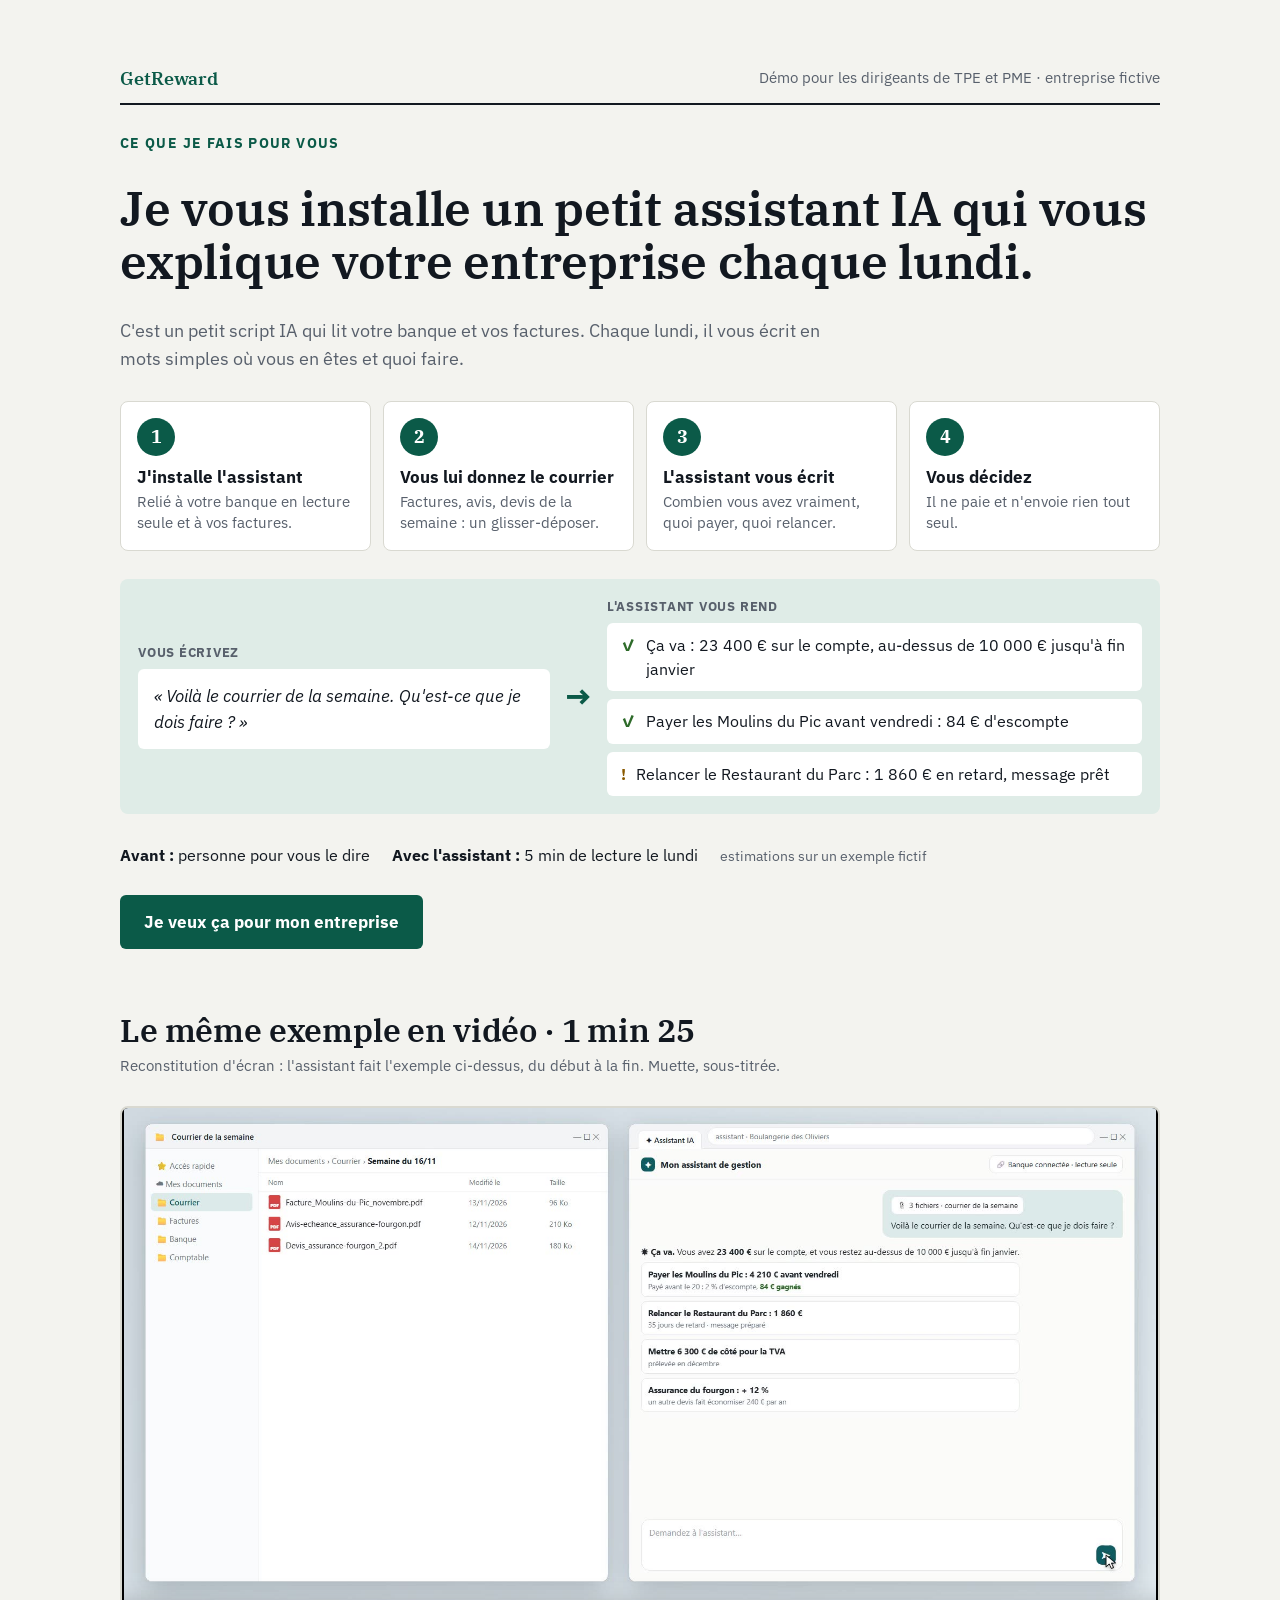
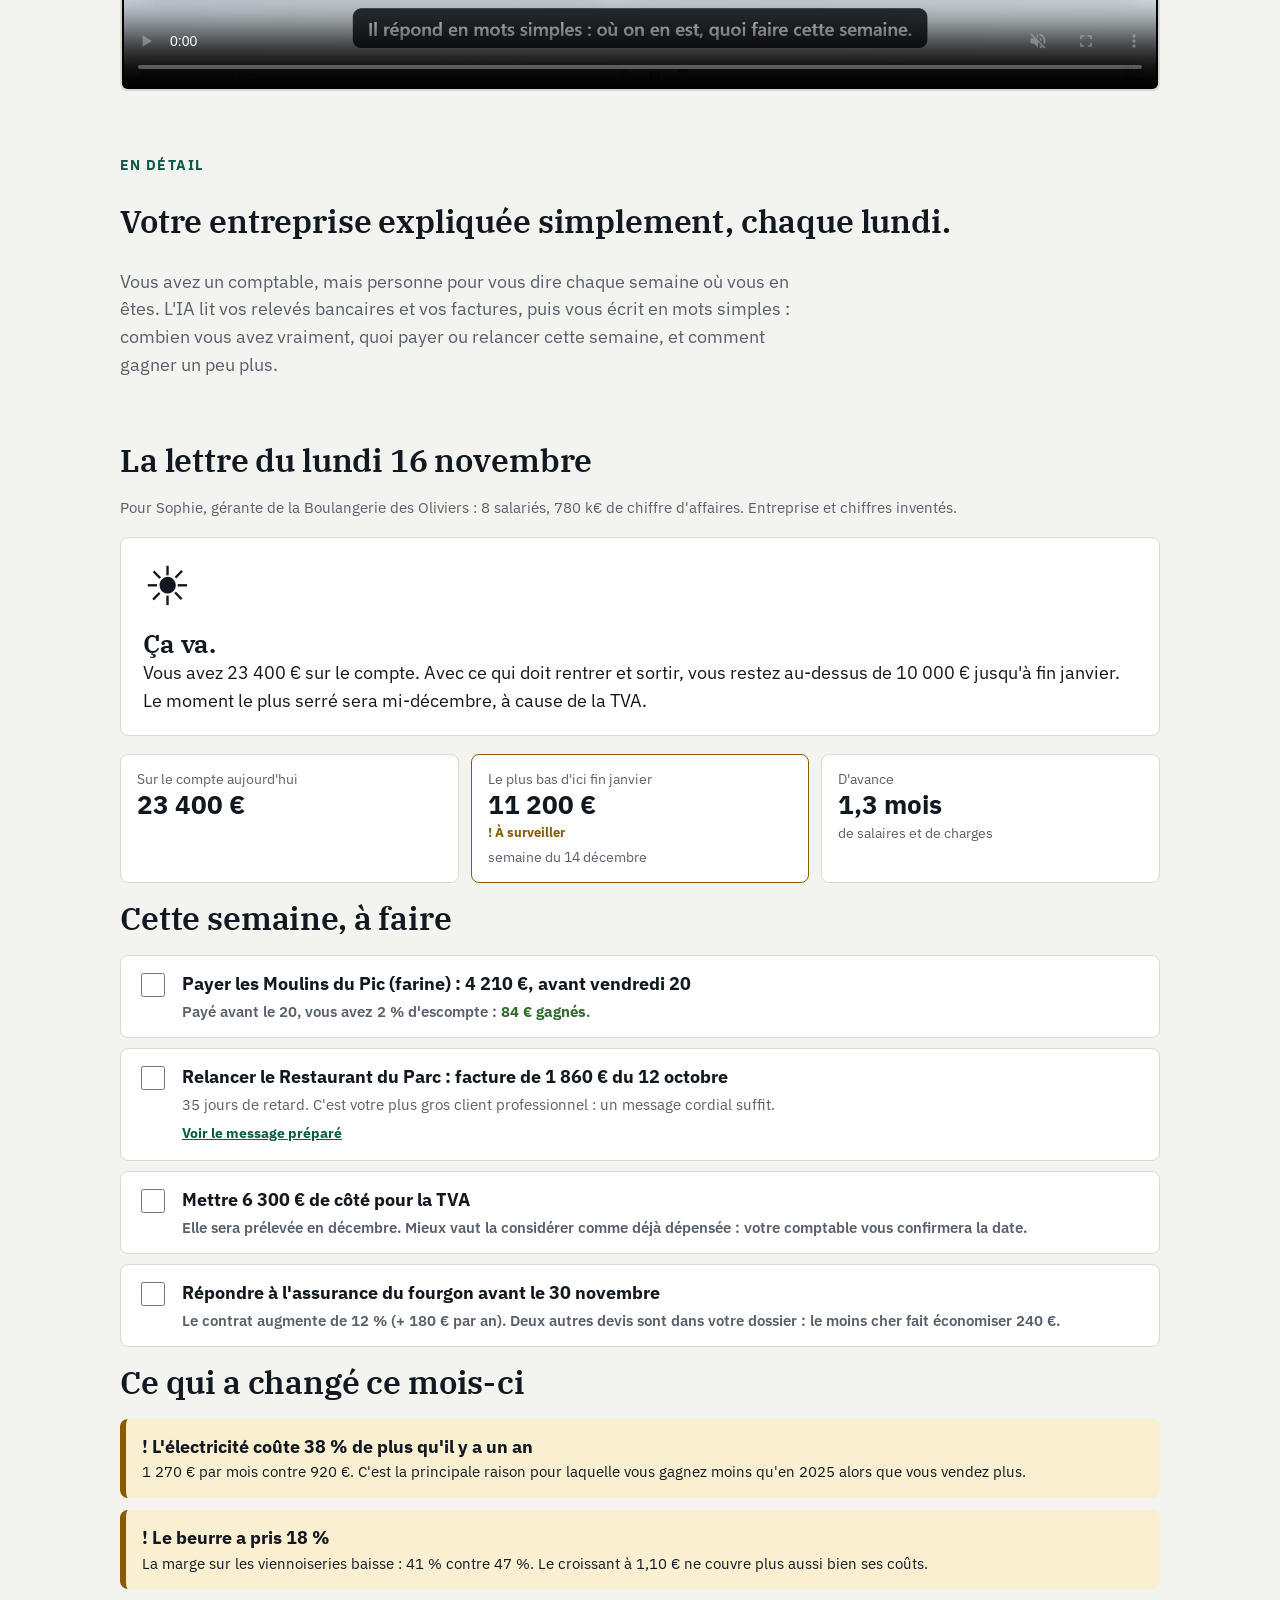
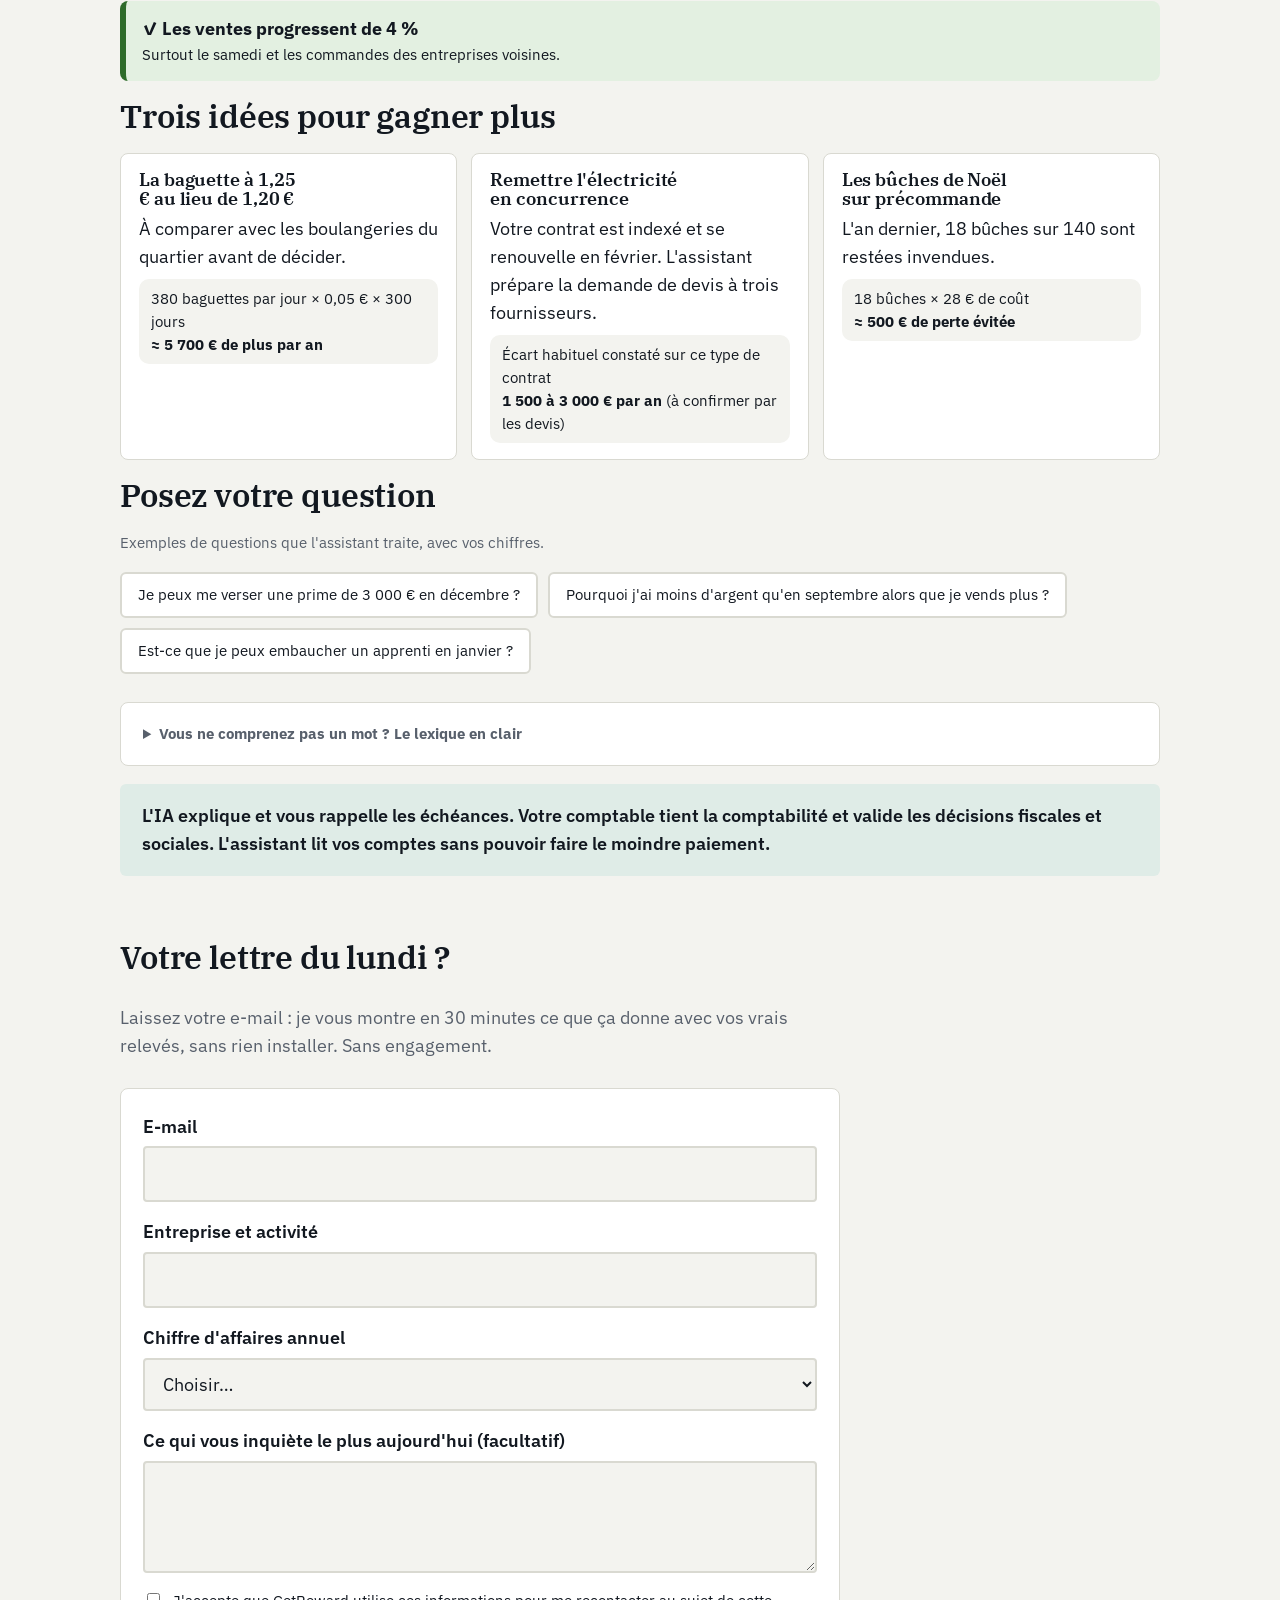
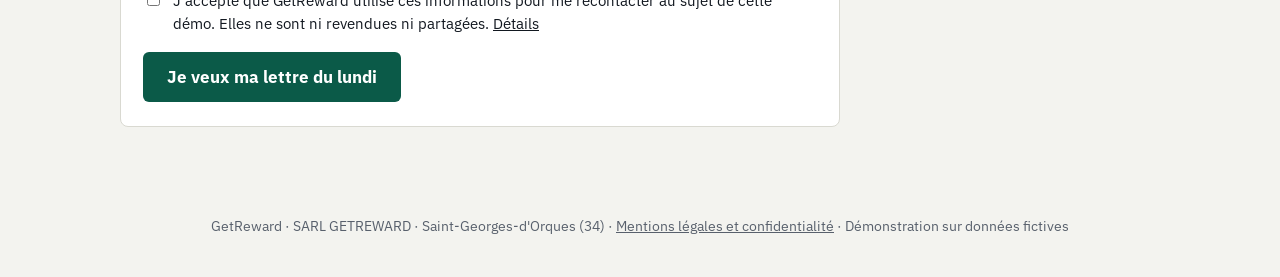
<file: demo/pme/index.html>
<!doctype html>
<html lang="fr">
<head>
<meta charset="utf-8">
<meta name="viewport" content="width=device-width,initial-scale=1,viewport-fit=cover">
<title>Lettre du lundi · GetReward</title>
<meta name="description" content="Démo pour les dirigeants de TPE et PME sans DAF : chaque lundi, l'IA explique en mots simples où en est l'entreprise, ce qu'il faut payer ou relancer, et comment gagner un peu plus.">
<link rel="canonical" href="https://getreward.pro/demo/pme/">
<meta name="robots" content="noindex">
<meta property="og:title" content="Votre entreprise expliquée simplement, chaque lundi">
<meta property="og:description" content="Démo sur une boulangerie fictive : trésorerie, rappels de la semaine, idées pour gagner plus, en mots simples.">
<meta property="og:image" content="https://getreward.pro/demo/pme/affiche.jpg">
<link rel="stylesheet" href="../demo.css">
<style>
.letter{display:grid;gap:18px}
.meteo{display:flex;gap:18px;align-items:center;flex-wrap:wrap}
.meteo .sun{font-size:54px;line-height:1}
.meteo h3{font-size:1.6rem}
.tiles{display:grid;grid-template-columns:repeat(3,1fr);gap:12px}
@media(max-width:640px){.tiles{grid-template-columns:1fr}}
.todo{display:grid;gap:10px}
.item{display:grid;grid-template-columns:auto 1fr;gap:14px;align-items:start;background:var(--surface);border:2px solid var(--line);border-radius:16px;padding:14px 16px}
.item input{width:24px;height:24px;margin-top:3px;accent-color:var(--accent)}
.item.done{opacity:.55}
.item.done b{text-decoration:line-through}
.item small{display:block;color:var(--muted);font-size:.93rem;margin-top:2px}
.item .gain{color:var(--ok);font-weight:700}
.reveal{font:inherit;font-size:.9rem;font-weight:700;color:var(--accent);background:none;border:0;padding:0;margin-top:6px;cursor:pointer;text-decoration:underline}
.msg{background:var(--bg);border-radius:12px;padding:10px 14px;font-size:.93rem;margin-top:8px;white-space:pre-line}
.idea{background:var(--surface);border:2px solid var(--line);border-radius:16px;padding:16px 18px}
.idea h3{font-size:1.1rem;margin-bottom:6px}
.idea .calc{font-variant-numeric:tabular-nums;background:var(--bg);border-radius:10px;padding:8px 12px;margin-top:8px;font-size:.93rem}
.ideas{display:grid;grid-template-columns:repeat(3,1fr);gap:14px}
@media(max-width:820px){.ideas{grid-template-columns:1fr}}
.qs{display:flex;flex-wrap:wrap;gap:10px}
.qs button{font:inherit;font-size:.95rem;border:2px solid var(--line);background:var(--surface);color:var(--ink);border-radius:999px;padding:9px 16px;cursor:pointer;text-align:left}
.qs button[aria-pressed="true"]{border-color:var(--accent);background:var(--accent-soft)}
.answer{background:var(--surface);border:2px solid var(--accent);border-radius:16px;padding:16px 18px}
.gloss dt{font-weight:700;margin-top:10px}
.gloss dd{margin:2px 0 0;color:var(--muted)}
video{width:100%;aspect-ratio:16/9;border-radius:20px;background:#000;border:2px solid var(--line)}
</style>
<link rel="stylesheet" href="../themes/finance.css?v=20261114">
</head>
<body>

<section class="band intro">
 <div class="wrap">
  <div class="top"><a class="brand" href="/">GetReward</a><span class="tag">Démo pour les dirigeants de TPE et PME · entreprise fictive</span></div>
  <p class="kicker">Ce que je fais pour vous</p>
  <h1>Je vous installe un petit assistant IA qui vous explique votre entreprise chaque lundi.</h1>
  <p class="sub">C'est un petit script IA qui lit votre banque et vos factures. Chaque lundi, il vous écrit en mots simples où vous en êtes et quoi faire.</p>
  <ol class="four" aria-label="Comment ça marche, en 4 étapes">
   <li><b>J'installe l'assistant</b><span>Relié à votre banque en lecture seule et à vos factures.</span></li>
   <li><b>Vous lui donnez le courrier</b><span>Factures, avis, devis de la semaine : un glisser-déposer.</span></li>
   <li><b>L'assistant vous écrit</b><span>Combien vous avez vraiment, quoi payer, quoi relancer.</span></li>
   <li><b>Vous décidez</b><span>Il ne paie et n'envoie rien tout seul.</span></li>
  </ol>
  <div class="mini" aria-label="Un exemple">
   <div><span class="lbl">Vous écrivez</span><p class="say">« Voilà le courrier de la semaine. Qu'est-ce que je dois faire ? »</p></div>
   <div class="arrow" aria-hidden="true">→</div>
   <div><span class="lbl">L'assistant vous rend</span>
    <ul>
     <li class="ok"><i>✓</i><span>Ça va : 23 400 € sur le compte, au-dessus de 10 000 € jusqu'à fin janvier</span></li>
     <li class="ok"><i>✓</i><span>Payer les Moulins du Pic avant vendredi : 84 € d'escompte</span></li>
     <li class="warn"><i>!</i><span>Relancer le Restaurant du Parc : 1 860 € en retard, message prêt</span></li>
    </ul>
   </div>
  </div>
  <p class="gainline"><span><b>Avant :</b> personne pour vous le dire</span><span><b>Avec l'assistant :</b> 5 min de lecture le lundi</span><small>estimations sur un exemple fictif</small></p>
  <a class="cta" href="#demande">Je veux ça pour mon entreprise</a>
 </div>
</section>
<section class="band" style="padding-top:0">
 <div class="wrap">
  <div class="vidhead"><h2>Le même exemple en vidéo · 1 min 25</h2><p class="note">Reconstitution d'écran : l'assistant fait l'exemple ci-dessus, du début à la fin. Muette, sous-titrée.</p></div>
  <video id="v" src="demo-pme.mp4" poster="affiche.jpg" controls playsinline muted preload="metadata"></video>
 </div>
</section>
<section class="band" style="padding-top:0">
 <div class="wrap">
  
  <p class="kicker">En détail</p>
  <h2>Votre entreprise expliquée simplement, chaque lundi.</h2>
  <p class="sub">Vous avez un comptable, mais personne pour vous dire chaque semaine où vous en êtes. L'IA lit vos relevés bancaires et vos factures, puis vous écrit en mots simples : combien vous avez vraiment, quoi payer ou relancer cette semaine, et comment gagner un peu plus.</p>
 </div>
</section>

<section class="band" style="padding-top:0">
 <div class="wrap letter">
  <h2>La lettre du lundi 16 novembre</h2>
  <p class="note">Pour Sophie, gérante de la Boulangerie des Oliviers : 8 salariés, 780 k€ de chiffre d'affaires. Entreprise et chiffres inventés.</p>

  <div class="card meteo"><span class="sun" aria-hidden="true">☀</span><div><h3>Ça va.</h3><p>Vous avez 23 400 € sur le compte. Avec ce qui doit rentrer et sortir, vous restez au-dessus de 10 000 € jusqu'à fin janvier. Le moment le plus serré sera mi-décembre, à cause de la TVA.</p></div></div>
  <div class="tiles">
   <div class="kpi"><span>Sur le compte aujourd'hui</span><b>23 400 €</b></div>
   <div class="kpi warn"><span>Le plus bas d'ici fin janvier</span><b>11 200 €</b><small class="flag">! À surveiller</small><small>semaine du 14 décembre</small></div>
   <div class="kpi"><span>D'avance</span><b>1,3 mois</b><small>de salaires et de charges</small></div>
  </div>

  <h2>Cette semaine, à faire</h2>
  <div class="todo">
   <label class="item"><input type="checkbox"><span><b>Payer les Moulins du Pic (farine) : 4 210 €, avant vendredi 20</b><small>Payé avant le 20, vous avez 2 % d'escompte : <span class="gain">84 € gagnés</span>.</small></span></label>
   <div class="item"><input type="checkbox" aria-label="Fait"><span><b>Relancer le Restaurant du Parc : facture de 1 860 € du 12 octobre</b><small>35 jours de retard. C'est votre plus gros client professionnel : un message cordial suffit.</small>
    <button class="reveal" type="button" aria-expanded="false">Voir le message préparé</button>
    <div class="msg" hidden>Bonjour Marc,
J'espère que la saison se passe bien. Je me permets de vous rappeler la facture n° 2026-118 du 12 octobre (1 860 €), que je ne retrouve pas dans mes encaissements. Si c'est déjà parti, ne tenez pas compte de ce message.
Merci, belle semaine,
Sophie</div></span></div>
   <label class="item"><input type="checkbox"><span><b>Mettre 6 300 € de côté pour la TVA</b><small>Elle sera prélevée en décembre. Mieux vaut la considérer comme déjà dépensée : votre comptable vous confirmera la date.</small></span></label>
   <label class="item"><input type="checkbox"><span><b>Répondre à l'assurance du fourgon avant le 30 novembre</b><small>Le contrat augmente de 12 % (+ 180 € par an). Deux autres devis sont dans votre dossier : le moins cher fait économiser 240 €.</small></span></label>
  </div>

  <h2>Ce qui a changé ce mois-ci</h2>
  <div class="alerts">
   <div class="alert warn"><b>! L'électricité coûte 38 % de plus qu'il y a un an</b><p>1 270 € par mois contre 920 €. C'est la principale raison pour laquelle vous gagnez moins qu'en 2025 alors que vous vendez plus.</p></div>
   <div class="alert warn"><b>! Le beurre a pris 18 %</b><p>La marge sur les viennoiseries baisse : 41 % contre 47 %. Le croissant à 1,10 € ne couvre plus aussi bien ses coûts.</p></div>
   <div class="alert ok"><b>✓ Les ventes progressent de 4 %</b><p>Surtout le samedi et les commandes des entreprises voisines.</p></div>
  </div>

  <h2>Trois idées pour gagner plus</h2>
  <div class="ideas">
   <div class="idea"><h3>La baguette à 1,25 € au lieu de 1,20 €</h3><p>À comparer avec les boulangeries du quartier avant de décider.</p><div class="calc">380 baguettes par jour × 0,05 € × 300 jours<br><b>≈ 5 700 € de plus par an</b></div></div>
   <div class="idea"><h3>Remettre l'électricité en concurrence</h3><p>Votre contrat est indexé et se renouvelle en février. L'assistant prépare la demande de devis à trois fournisseurs.</p><div class="calc">Écart habituel constaté sur ce type de contrat<br><b>1 500 à 3 000 € par an</b> (à confirmer par les devis)</div></div>
   <div class="idea"><h3>Les bûches de Noël sur précommande</h3><p>L'an dernier, 18 bûches sur 140 sont restées invendues.</p><div class="calc">18 bûches × 28 € de coût<br><b>≈ 500 € de perte évitée</b></div></div>
  </div>

  <h2>Posez votre question</h2>
  <p class="note">Exemples de questions que l'assistant traite, avec vos chiffres.</p>
  <div class="qs" id="qs">
   <button type="button" aria-pressed="false" data-a="0">Je peux me verser une prime de 3 000 € en décembre ?</button>
   <button type="button" aria-pressed="false" data-a="1">Pourquoi j'ai moins d'argent qu'en septembre alors que je vends plus ?</button>
   <button type="button" aria-pressed="false" data-a="2">Est-ce que je peux embaucher un apprenti en janvier ?</button>
  </div>
  <div class="answer" id="answer" hidden></div>

  <details class="card gloss"><summary><b>Vous ne comprenez pas un mot ? Le lexique en clair</b></summary><dl>
   <dt>Trésorerie</dt><dd>L'argent réellement disponible sur vos comptes, aujourd'hui et dans les semaines qui viennent.</dd>
   <dt>Marge</dt><dd>Ce qui vous reste sur une vente une fois payées les matières premières. Sur un croissant à 1,10 €, environ 0,45 €.</dd>
   <dt>Escompte</dt><dd>Une petite remise accordée par un fournisseur si vous le payez plus tôt.</dd>
   <dt>Besoin de fonds de roulement</dt><dd>L'argent « bloqué » entre le moment où vous payez (farine, stock) et celui où vos clients vous paient.</dd>
  </dl></details>

  <p class="safe">L'IA explique et vous rappelle les échéances. Votre comptable tient la comptabilité et valide les décisions fiscales et sociales. L'assistant lit vos comptes sans pouvoir faire le moindre paiement.</p>
 </div>
</section>

<section class="band" id="demande" style="padding-top:0">
 <div class="wrap">
  <h2>Votre lettre du lundi ?</h2>
  <p class="sub">Laissez votre e-mail : je vous montre en 30 minutes ce que ça donne avec vos vrais relevés, sans rien installer. Sans engagement.</p>
  <form id="f" novalidate>
   <input type="hidden" name="ref">
   <div class="hp" aria-hidden="true"><label>Ne pas remplir <input type="text" name="site" tabindex="-1" autocomplete="off"></label></div>
   <label>E-mail<input type="email" name="email" autocomplete="email" required></label>
   <label>Entreprise et activité<input type="text" name="structure" autocomplete="organization" required></label>
   <label>Chiffre d'affaires annuel
    <select name="volume" required><option value="">Choisir…</option><option>Moins de 300 k€</option><option>300 k€ à 1 M€</option><option>1 à 5 M€</option><option>Plus de 5 M€</option></select>
   </label>
   <label>Ce qui vous inquiète le plus aujourd'hui (facultatif)<textarea name="remarque" rows="3"></textarea></label>
   <label class="consent"><input type="checkbox" name="accord" value="oui" required><span>J'accepte que GetReward utilise ces informations pour me recontacter au sujet de cette démo. Elles ne sont ni revendues ni partagées. <a href="/mentions-legales/">Détails</a></span></label>
   <p class="err" role="alert" tabindex="-1" hidden></p>
   <button class="cta" type="submit">Je veux ma lettre du lundi</button>
  </form>
  <div id="thanks" class="thanks" tabindex="-1" hidden><h3>Merci, c'est noté.</h3><p>Je reviens vers vous sous 24 h ouvrées. Alexandre, GetReward</p></div>
 </div>
</section>

<footer>GetReward · SARL GETREWARD · Saint-Georges-d'Orques (34) · <a href="/mentions-legales/">Mentions légales et confidentialité</a> · Démonstration sur données fictives</footer>

<script src="../board.js"></script>
<script>
var A = [
 "<p><b>Oui, mais en deux fois : 1 000 € en décembre, 2 000 € en février.</b></p><p>Avec 3 000 € d'un coup, votre compte descendrait à 8 200 € mi-décembre, juste au moment de la TVA : c'est sous votre réserve de 10 000 €. Avec 1 000 €, vous restez à 10 200 € au plus bas, et en février le compte est remonté.</p><p style='color:var(--muted)'>La meilleure forme (salaire, prime, dividendes) dépend de votre statut : c'est une question pour votre comptable. Je lui prépare la question si vous voulez.</p>",
 "<p><b>Trois raisons, dans l'ordre :</b></p><p>1. L'électricité : 350 € de plus chaque mois. 2. Le beurre : environ 400 € de plus par mois sur les viennoiseries. 3. Vous avez payé en octobre 2 800 € de stock pour Noël (chocolat, emballages), qui ne sera vendu qu'en décembre.</p><p>Vous vendez plus, mais chaque vente rapporte un peu moins, et une partie de l'argent attend dans le stock.</p>",
 "<p><b>Votre trésorerie le permet.</b></p><p>Même en comptant le salaire d'un apprenti dès janvier, vous restez au-dessus de 10 000 € jusqu'en mars dans la prévision.</p><p style='color:var(--muted)'>Le coût exact dépend de son âge et des aides en vigueur, qui changent souvent : votre comptable confirmera le montant. Je peux préparer la liste des questions à lui poser.</p>"
];
var ans = document.getElementById('answer');
document.getElementById('qs').addEventListener('click', function (e) {
  var b = e.target.closest('button'); if (!b) return;
  document.querySelectorAll('#qs button').forEach(function (x) { x.setAttribute('aria-pressed', String(x === b)); });
  ans.innerHTML = A[+b.dataset.a]; ans.hidden = false;
});
document.querySelectorAll('.item input').forEach(function (c) { c.addEventListener('change', function () { c.closest('.item').classList.toggle('done', c.checked); }); });
document.querySelectorAll('.reveal').forEach(function (b) { b.addEventListener('click', function () { var m = b.nextElementSibling; m.hidden = !m.hidden; b.setAttribute('aria-expanded', String(!m.hidden)); b.textContent = m.hidden ? 'Voir le message préparé' : 'Masquer le message'; }); });
GRForm('pme', '');
</script>
</body>
</html>
</file>
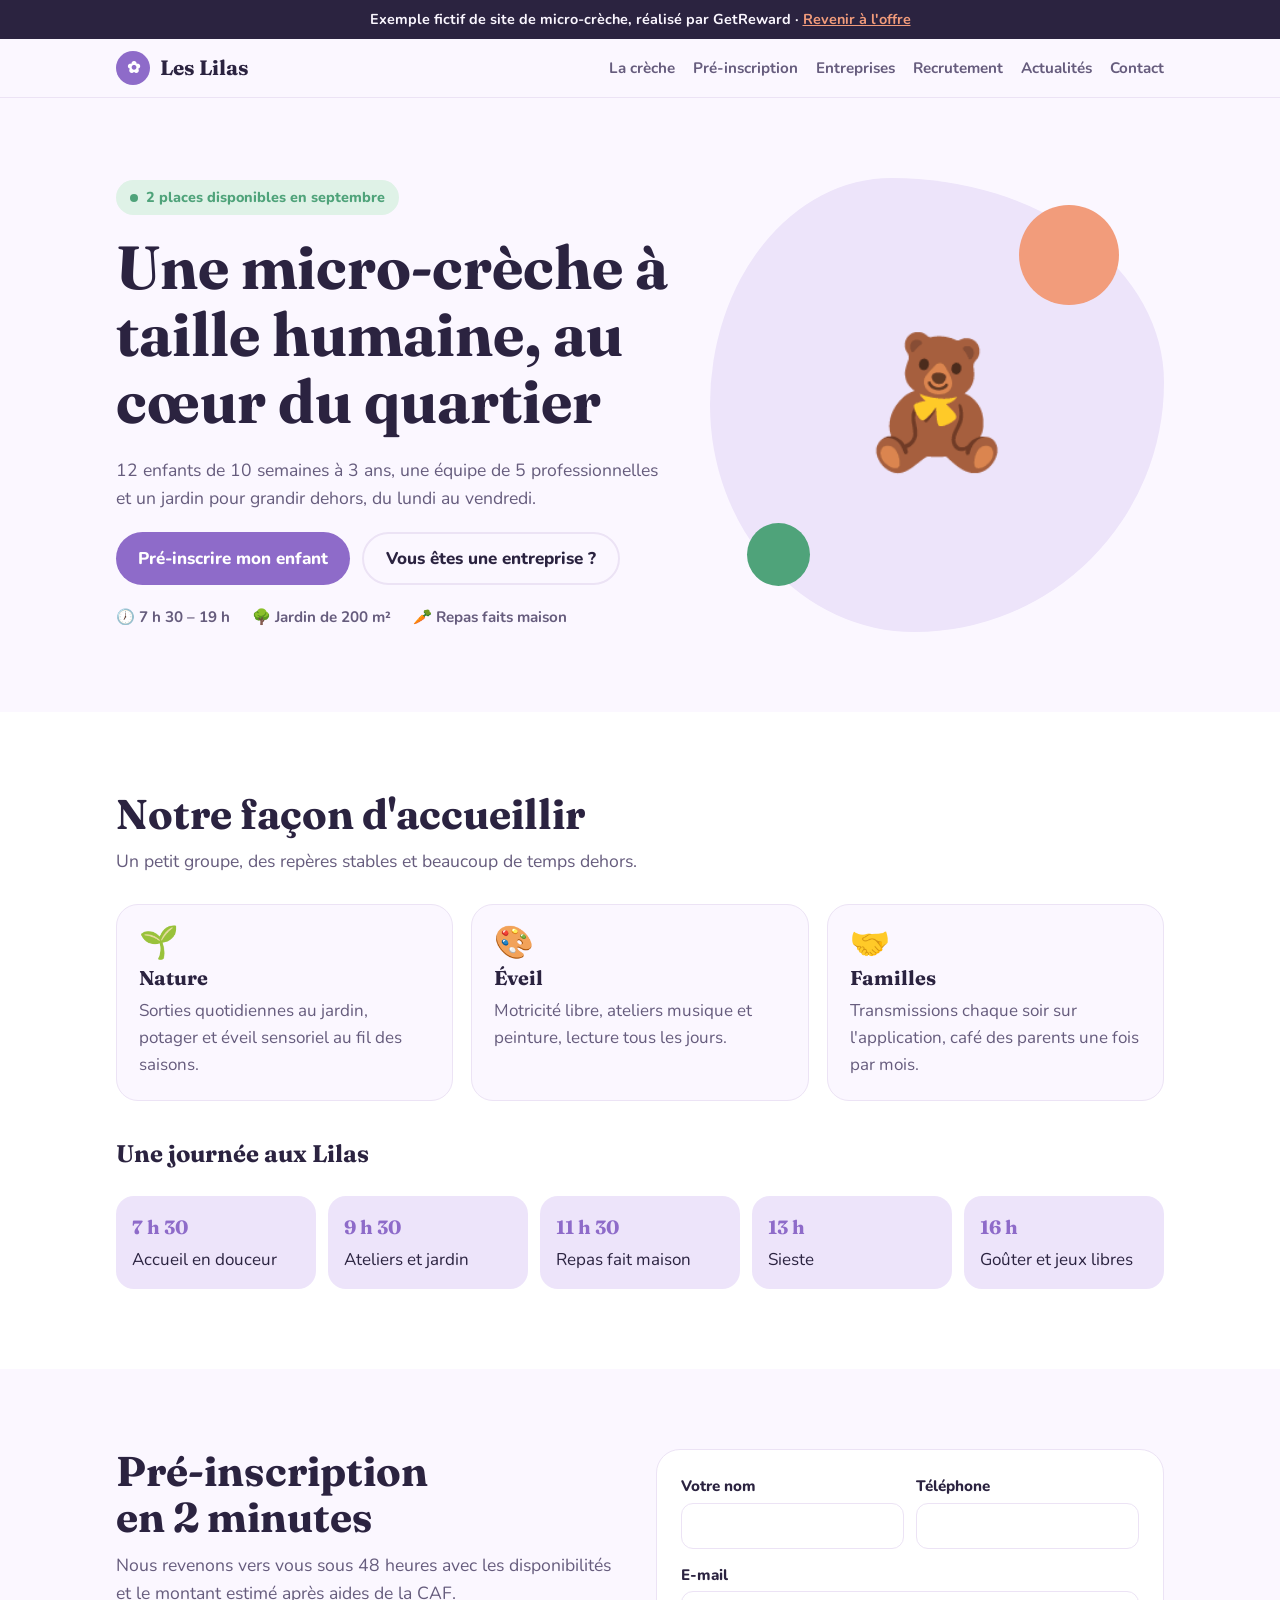
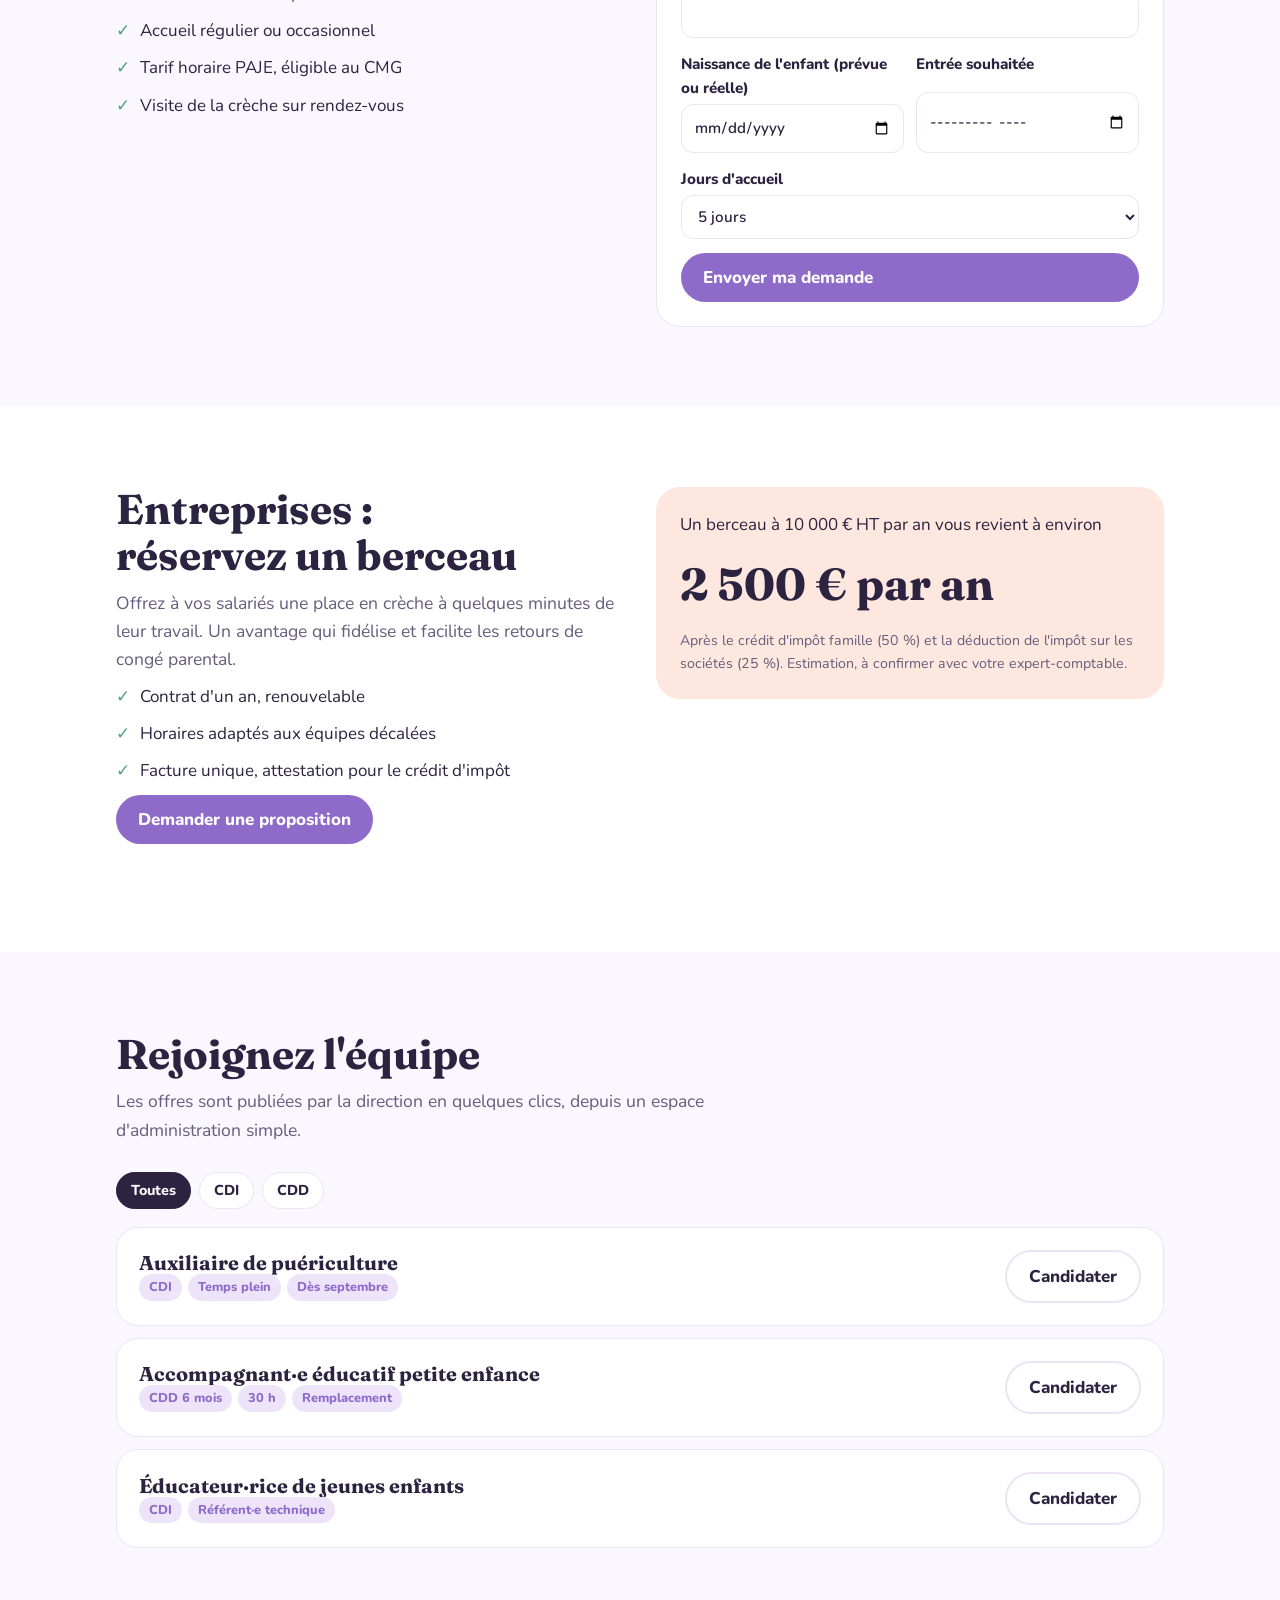
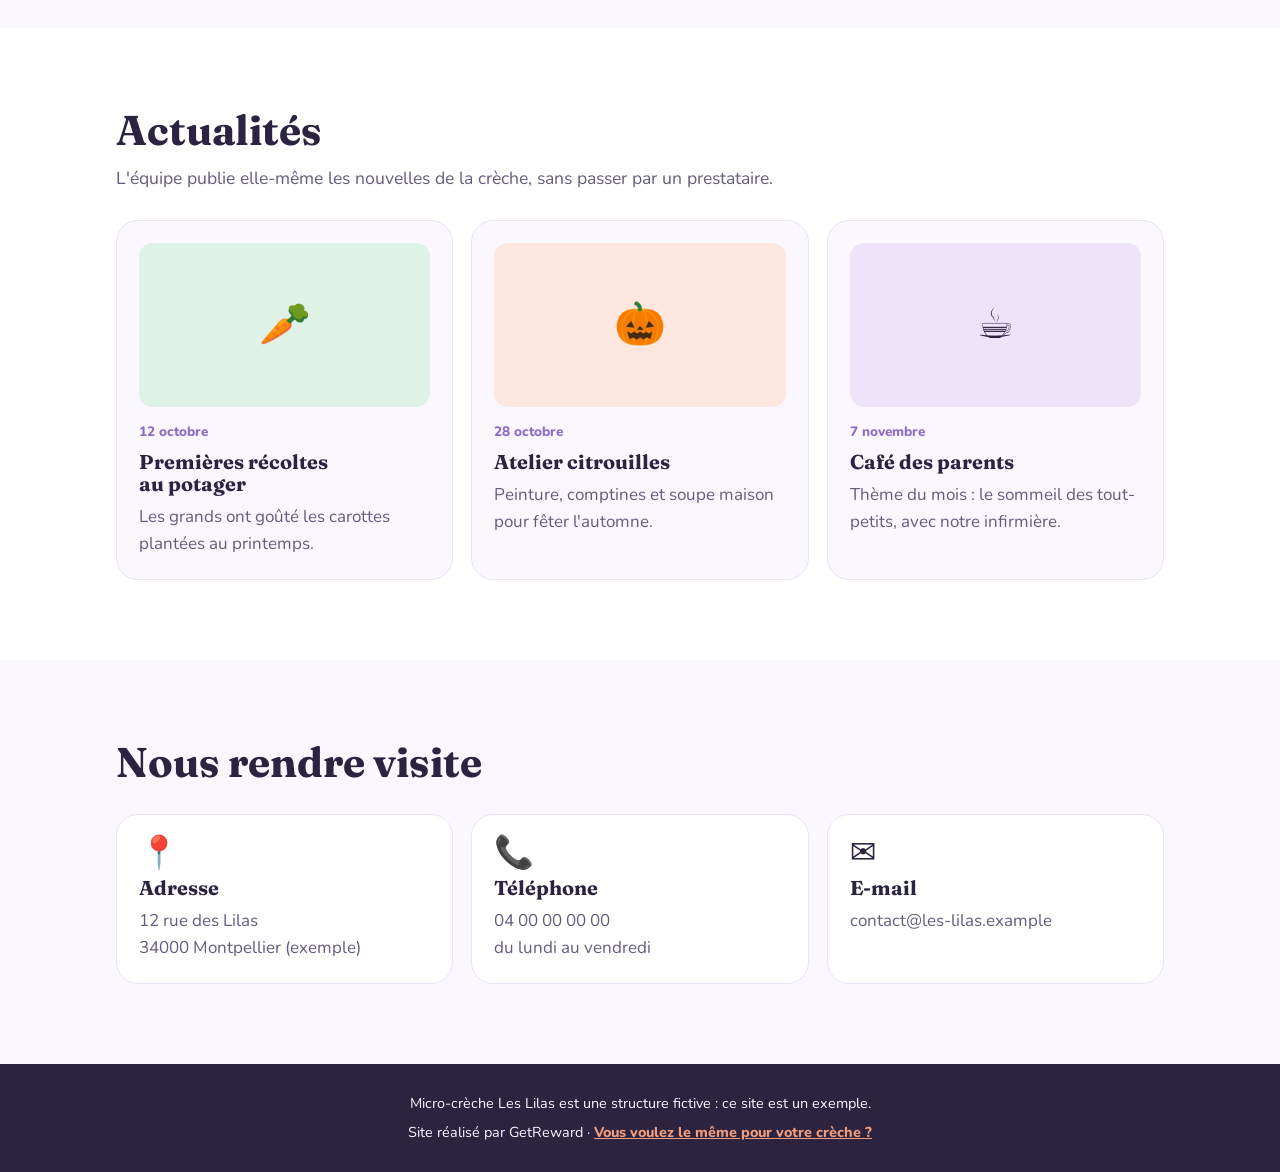
<file: micro-creches/exemple-site/index.html>
<!doctype html>
<html lang="fr">
<head>
<meta charset="utf-8">
<meta name="viewport" content="width=device-width,initial-scale=1,viewport-fit=cover">
<title>Micro-crèche Les Lilas · exemple de site GetReward</title>
<meta name="description" content="Exemple fictif de site de micro-crèche réalisé par GetReward : pré-inscription, berceaux entreprise, recrutement et actualités gérés par l'équipe.">
<meta name="robots" content="noindex">
<link rel="preconnect" href="https://fonts.googleapis.com">
<link rel="preconnect" href="https://fonts.gstatic.com" crossorigin>
<link rel="stylesheet" href="https://fonts.googleapis.com/css2?family=Fraunces:opsz,wght@9..144,600;9..144,700&family=Nunito:wght@500;700;800&display=swap">
<style>
/* Layout : site vitrine d'une crèche fictive, une page, sections ancrées depuis le menu */
:root{
  --bg:#FBF7FF; --surface:#FFFFFF; --ink:#2B2340; --muted:#665C7D; --line:#ECE3F5;
  --lilac:#8E6BC9; --lilac-soft:#EDE4FA; --leaf:#4FA37A; --leaf-soft:#DFF2E7; --peach:#F29C7B; --peach-soft:#FDE7DE;
  --f-display:"Fraunces",Georgia,serif; --f-body:"Nunito","Segoe UI",system-ui,sans-serif;
  color-scheme:light;
}
@media (prefers-color-scheme: dark){:root:not([data-theme="light"]){
  --bg:#1A1626; --surface:#241F33; --ink:#F4EFFC; --muted:#BFB5D3; --line:#3A3350;
  --lilac:#B297E6; --lilac-soft:#352B4D; --leaf:#6CC39A; --leaf-soft:#1E3A2D; --peach:#F5AF94; --peach-soft:#47302A; color-scheme:dark;
}}
:root[data-theme="dark"]{
  --bg:#1A1626; --surface:#241F33; --ink:#F4EFFC; --muted:#BFB5D3; --line:#3A3350;
  --lilac:#B297E6; --lilac-soft:#352B4D; --leaf:#6CC39A; --leaf-soft:#1E3A2D; --peach:#F5AF94; --peach-soft:#47302A; color-scheme:dark;
}
*{box-sizing:border-box}
[hidden]{display:none!important}
html{scroll-behavior:smooth;scroll-padding-top:110px}
body{margin:0;background:var(--bg);color:var(--ink);font-family:var(--f-body);font-size:17px;line-height:1.6;-webkit-font-smoothing:antialiased}
h1,h2,h3{font-family:var(--f-display);line-height:1.1;margin:0;text-wrap:balance}
p{margin:0}
a{color:inherit}
a:focus-visible,button:focus-visible,input:focus-visible,select:focus-visible{outline:3px solid var(--peach);outline-offset:3px}
.wrap{max-width:1080px;margin-inline:auto;padding-inline:16px}
section{padding-block:clamp(48px,7vw,80px)}
h2{font-size:clamp(1.8rem,4vw,2.6rem)}
.lead{color:var(--muted);font-size:1.1rem;max-width:60ch}
.head{display:grid;gap:10px;margin-bottom:28px}
.alt{background:var(--surface)}

/* BANDEAU EXEMPLE */
.demo{background:var(--ink);color:var(--bg);font-size:.9rem;font-weight:700;text-align:center;padding:8px 16px}
.demo a{color:var(--peach)}

/* EN-TÊTE */
header{position:sticky;top:0;z-index:5;background:color-mix(in srgb,var(--bg) 92%,transparent);backdrop-filter:blur(8px);border-bottom:1px solid var(--line)}
.nav{display:flex;align-items:center;justify-content:space-between;gap:16px;padding-block:12px;flex-wrap:wrap}
.logo{display:flex;align-items:center;gap:10px;font-family:var(--f-display);font-weight:700;font-size:1.3rem;text-decoration:none}
.logo i{width:34px;height:34px;border-radius:50%;background:var(--lilac);display:grid;place-items:center;font-style:normal;color:#fff;font-size:1rem}
.menu{display:flex;gap:4px 18px;flex-wrap:wrap;font-weight:700;font-size:.95rem}
.menu a{text-decoration:none;color:var(--muted)}
.menu a:hover{color:var(--ink)}
.btn{display:inline-flex;align-items:center;gap:8px;background:var(--lilac);color:#fff;font-weight:800;padding:11px 22px;border-radius:99px;text-decoration:none;border:0;font:inherit;font-weight:800;cursor:pointer}
.btn.ghost{background:transparent;color:var(--ink);border:2px solid var(--line)}
@media(max-width:760px){.menu{order:3;width:100%;overflow-x:auto;flex-wrap:nowrap;padding-bottom:4px}.menu a{white-space:nowrap}}

/* HERO */
.hero .wrap{display:grid;grid-template-columns:1.1fr .9fr;gap:40px;align-items:center}
.badge{display:inline-flex;gap:8px;align-items:center;background:var(--leaf-soft);color:var(--leaf);font-weight:800;border-radius:99px;padding:6px 14px;font-size:.9rem;justify-self:start}
.badge::before{content:"";width:8px;height:8px;border-radius:50%;background:var(--leaf)}
.hero h1{font-size:clamp(2.3rem,6vw,3.8rem)}
.hero .txt{display:grid;gap:20px}
.ctas{display:flex;gap:12px;flex-wrap:wrap}
.facts{display:flex;gap:10px 22px;flex-wrap:wrap;color:var(--muted);font-weight:700;font-size:.95rem}
.art{aspect-ratio:1;border-radius:40% 60% 55% 45%/50% 45% 55% 50%;background:var(--lilac-soft);position:relative;display:grid;place-items:center;font-size:clamp(5rem,14vw,8rem)}
.art span{position:absolute;border-radius:50%}
.art span:nth-child(1){width:22%;height:22%;background:var(--peach);top:6%;right:10%}
.art span:nth-child(2){width:14%;height:14%;background:var(--leaf);bottom:10%;left:8%}
@media(max-width:820px){.hero .wrap{grid-template-columns:1fr}.art{max-width:300px;justify-self:center;width:100%}}

/* CARTES */
.grid3{display:grid;grid-template-columns:repeat(3,1fr);gap:18px}
.card{background:var(--surface);border:1px solid var(--line);border-radius:22px;padding:22px;display:grid;gap:8px;align-content:start;min-width:0}
.alt .card{background:var(--bg)}
.card .emo{font-size:2rem;line-height:1}
.card h3{font-size:1.25rem}
.card p{color:var(--muted)}
@media(max-width:820px){.grid3{grid-template-columns:1fr}}

/* JOURNÉE */
.day{display:grid;grid-template-columns:repeat(5,1fr);gap:12px;list-style:none;padding:0;margin:0}
.day li{background:var(--lilac-soft);border-radius:18px;padding:16px;display:grid;gap:4px}
.day b{font-family:var(--f-display);font-size:1.2rem;color:var(--lilac)}
@media(max-width:820px){.day{grid-template-columns:repeat(2,1fr)}}

/* FORMULAIRES */
.split{display:grid;grid-template-columns:1fr 1fr;gap:32px;align-items:start}
@media(max-width:820px){.split{grid-template-columns:1fr}}
form{background:var(--surface);border:1px solid var(--line);border-radius:24px;padding:24px;display:grid;gap:14px}
.alt form{background:var(--bg)}
label{display:grid;gap:4px;font-weight:800;font-size:.95rem}
input,select{font:inherit;font-weight:600;padding:10px 12px;border-radius:12px;border:1.5px solid var(--line);background:var(--surface);color:var(--ink);width:100%}
.row2{display:grid;grid-template-columns:1fr 1fr;gap:12px}
@media(max-width:480px){.row2{grid-template-columns:1fr}}
.ok{display:none;background:var(--leaf-soft);color:var(--leaf);font-weight:800;border-radius:12px;padding:10px 12px}
form.sent .ok{display:block}
.checks{display:grid;gap:10px;padding:0;margin:0;list-style:none}
.checks li{display:flex;gap:10px}
.checks li::before{content:"✓";font-weight:800;color:var(--leaf)}

/* ENTREPRISES */
.cost{background:var(--peach-soft);border-radius:24px;padding:24px;display:grid;gap:10px}
.cost .big{font-family:var(--f-display);font-size:clamp(2rem,5vw,2.8rem);font-weight:700;color:var(--ink)}
.cost small{color:var(--muted)}

/* OFFRES */
.filters{display:flex;gap:8px;flex-wrap:wrap;margin-bottom:18px}
.filters button{font:inherit;font-weight:800;font-size:.9rem;border:1.5px solid var(--line);background:var(--surface);color:var(--ink);border-radius:99px;padding:6px 14px;cursor:pointer}
.filters button[aria-pressed="true"]{background:var(--ink);color:var(--bg);border-color:var(--ink)}
.job{display:flex;justify-content:space-between;align-items:center;gap:16px;flex-wrap:wrap}
.tags{display:flex;gap:6px;flex-wrap:wrap}
.tags span{background:var(--lilac-soft);color:var(--lilac);font-weight:800;font-size:.8rem;border-radius:99px;padding:3px 10px}
.jobs{display:grid;gap:12px}

/* ACTUS */
.post .date{font-size:.85rem;font-weight:800;color:var(--lilac)}
.post .thumb{aspect-ratio:16/9;border-radius:14px;display:grid;place-items:center;font-size:2.6rem;margin-bottom:6px}

/* CONTACT / PIED */
.contact .card p b{color:var(--ink)}
footer{background:var(--ink);color:var(--bg);padding:28px 16px;text-align:center;font-size:.9rem;display:grid;gap:6px}
footer a{color:var(--peach);font-weight:800}
</style>
</head>
<body>

<div class="demo">Exemple fictif de site de micro-crèche, réalisé par GetReward · <a href="/micro-creches/">Revenir à l'offre</a></div>

<header>
  <div class="wrap nav">
    <a class="logo" href="#top"><i aria-hidden="true">✿</i>Les Lilas</a>
    <nav class="menu" aria-label="Menu">
      <a href="#creche">La crèche</a><a href="#inscription">Pré-inscription</a><a href="#entreprises">Entreprises</a><a href="#recrutement">Recrutement</a><a href="#actus">Actualités</a><a href="#contact">Contact</a>
    </nav>
  </div>
</header>

<main id="top">
<section class="hero">
  <div class="wrap">
    <div class="txt">
      <span class="badge">2 places disponibles en septembre</span>
      <h1>Une micro-crèche à taille humaine, au cœur du quartier</h1>
      <p class="lead">12 enfants de 10 semaines à 3 ans, une équipe de 5 professionnelles et un jardin pour grandir dehors, du lundi au vendredi.</p>
      <div class="ctas"><a class="btn" href="#inscription">Pré-inscrire mon enfant</a><a class="btn ghost" href="#entreprises">Vous êtes une entreprise ?</a></div>
      <div class="facts"><span>🕖 7 h 30 – 19 h</span><span>🌳 Jardin de 200 m²</span><span>🥕 Repas faits maison</span></div>
    </div>
    <div class="art" aria-hidden="true"><span></span><span></span>🧸</div>
  </div>
</section>

<section class="alt" id="creche">
  <div class="wrap">
    <div class="head"><h2>Notre façon d'accueillir</h2><p class="lead">Un petit groupe, des repères stables et beaucoup de temps dehors.</p></div>
    <div class="grid3">
      <article class="card"><div class="emo" aria-hidden="true">🌱</div><h3>Nature</h3><p>Sorties quotidiennes au jardin, potager et éveil sensoriel au fil des saisons.</p></article>
      <article class="card"><div class="emo" aria-hidden="true">🎨</div><h3>Éveil</h3><p>Motricité libre, ateliers musique et peinture, lecture tous les jours.</p></article>
      <article class="card"><div class="emo" aria-hidden="true">🤝</div><h3>Familles</h3><p>Transmissions chaque soir sur l'application, café des parents une fois par mois.</p></article>
    </div>
    <div class="head" style="margin-top:40px"><h3 style="font-size:1.5rem">Une journée aux Lilas</h3></div>
    <ol class="day">
      <li><b>7 h 30</b>Accueil en douceur</li>
      <li><b>9 h 30</b>Ateliers et jardin</li>
      <li><b>11 h 30</b>Repas fait maison</li>
      <li><b>13 h</b>Sieste</li>
      <li><b>16 h</b>Goûter et jeux libres</li>
    </ol>
  </div>
</section>

<section id="inscription">
  <div class="wrap split">
    <div class="head">
      <h2>Pré-inscription en 2 minutes</h2>
      <p class="lead">Nous revenons vers vous sous 48 heures avec les disponibilités et le montant estimé après aides de la CAF.</p>
      <ul class="checks"><li>Accueil régulier ou occasionnel</li><li>Tarif horaire PAJE, éligible au CMG</li><li>Visite de la crèche sur rendez-vous</li></ul>
    </div>
    <form data-demo>
      <div class="row2"><label>Votre nom<input required autocomplete="name"></label><label>Téléphone<input type="tel" autocomplete="tel"></label></div>
      <label>E-mail<input type="email" required autocomplete="email"></label>
      <div class="row2"><label>Naissance de l'enfant (prévue ou réelle)<input type="date"></label><label>Entrée souhaitée<input type="month"></label></div>
      <label>Jours d'accueil<select><option>5 jours</option><option>4 jours</option><option>3 jours ou moins</option><option>Occasionnel</option></select></label>
      <button class="btn" type="submit">Envoyer ma demande</button>
      <p class="ok" role="status">Exemple : sur le vrai site, la demande arrive directement dans la liste d'attente de la crèche.</p>
    </form>
  </div>
</section>

<section class="alt" id="entreprises">
  <div class="wrap split">
    <div class="head">
      <h2>Entreprises : réservez un berceau</h2>
      <p class="lead">Offrez à vos salariés une place en crèche à quelques minutes de leur travail. Un avantage qui fidélise et facilite les retours de congé parental.</p>
      <ul class="checks"><li>Contrat d'un an, renouvelable</li><li>Horaires adaptés aux équipes décalées</li><li>Facture unique, attestation pour le crédit d'impôt</li></ul>
      <div class="ctas"><a class="btn" href="#contact">Demander une proposition</a></div>
    </div>
    <div class="cost">
      <span>Un berceau à 10 000 € HT par an vous revient à environ</span>
      <span class="big">2 500 € par an</span>
      <small>Après le crédit d'impôt famille (50 %) et la déduction de l'impôt sur les sociétés (25 %). Estimation, à confirmer avec votre expert-comptable.</small>
    </div>
  </div>
</section>

<section id="recrutement">
  <div class="wrap">
    <div class="head"><h2>Rejoignez l'équipe</h2><p class="lead">Les offres sont publiées par la direction en quelques clics, depuis un espace d'administration simple.</p></div>
    <div class="filters" role="group" aria-label="Filtrer les offres">
      <button type="button" aria-pressed="true" data-f="all">Toutes</button><button type="button" aria-pressed="false" data-f="cdi">CDI</button><button type="button" aria-pressed="false" data-f="cdd">CDD</button>
    </div>
    <div class="jobs">
      <article class="card job" data-type="cdi"><div><h3>Auxiliaire de puériculture</h3><div class="tags"><span>CDI</span><span>Temps plein</span><span>Dès septembre</span></div></div><a class="btn ghost" href="#contact">Candidater</a></article>
      <article class="card job" data-type="cdd"><div><h3>Accompagnant·e éducatif petite enfance</h3><div class="tags"><span>CDD 6 mois</span><span>30 h</span><span>Remplacement</span></div></div><a class="btn ghost" href="#contact">Candidater</a></article>
      <article class="card job" data-type="cdi"><div><h3>Éducateur·rice de jeunes enfants</h3><div class="tags"><span>CDI</span><span>Référent·e technique</span></div></div><a class="btn ghost" href="#contact">Candidater</a></article>
    </div>
  </div>
</section>

<section class="alt" id="actus">
  <div class="wrap">
    <div class="head"><h2>Actualités</h2><p class="lead">L'équipe publie elle-même les nouvelles de la crèche, sans passer par un prestataire.</p></div>
    <div class="grid3">
      <article class="card post"><div class="thumb" style="background:var(--leaf-soft)" aria-hidden="true">🥕</div><span class="date">12 octobre</span><h3>Premières récoltes au potager</h3><p>Les grands ont goûté les carottes plantées au printemps.</p></article>
      <article class="card post"><div class="thumb" style="background:var(--peach-soft)" aria-hidden="true">🎃</div><span class="date">28 octobre</span><h3>Atelier citrouilles</h3><p>Peinture, comptines et soupe maison pour fêter l'automne.</p></article>
      <article class="card post"><div class="thumb" style="background:var(--lilac-soft)" aria-hidden="true">☕</div><span class="date">7 novembre</span><h3>Café des parents</h3><p>Thème du mois : le sommeil des tout-petits, avec notre infirmière.</p></article>
    </div>
  </div>
</section>

<section class="contact" id="contact">
  <div class="wrap">
    <div class="head"><h2>Nous rendre visite</h2></div>
    <div class="grid3">
      <article class="card"><div class="emo" aria-hidden="true">📍</div><h3>Adresse</h3><p>12 rue des Lilas<br>34000 Montpellier (exemple)</p></article>
      <article class="card"><div class="emo" aria-hidden="true">📞</div><h3>Téléphone</h3><p>04 00 00 00 00<br>du lundi au vendredi</p></article>
      <article class="card"><div class="emo" aria-hidden="true">✉️</div><h3>E-mail</h3><p>contact@les-lilas.example</p></article>
    </div>
  </div>
</section>
</main>

<footer>
  <span>Micro-crèche Les Lilas est une structure fictive : ce site est un exemple.</span>
  <span>Site réalisé par GetReward · <a href="/micro-creches/">Vous voulez le même pour votre crèche ?</a></span>
</footer>

<script>
document.querySelectorAll('form[data-demo]').forEach(function(f){
  f.addEventListener('submit',function(e){e.preventDefault();f.classList.add('sent')});
});
var btns=document.querySelectorAll('.filters button');
btns.forEach(function(b){
  b.addEventListener('click',function(){
    btns.forEach(function(x){x.setAttribute('aria-pressed',x===b?'true':'false')});
    document.querySelectorAll('.job').forEach(function(j){j.hidden=b.dataset.f!=='all'&&j.dataset.type!==b.dataset.f});
  });
});
</script>
</body></html>
</file>
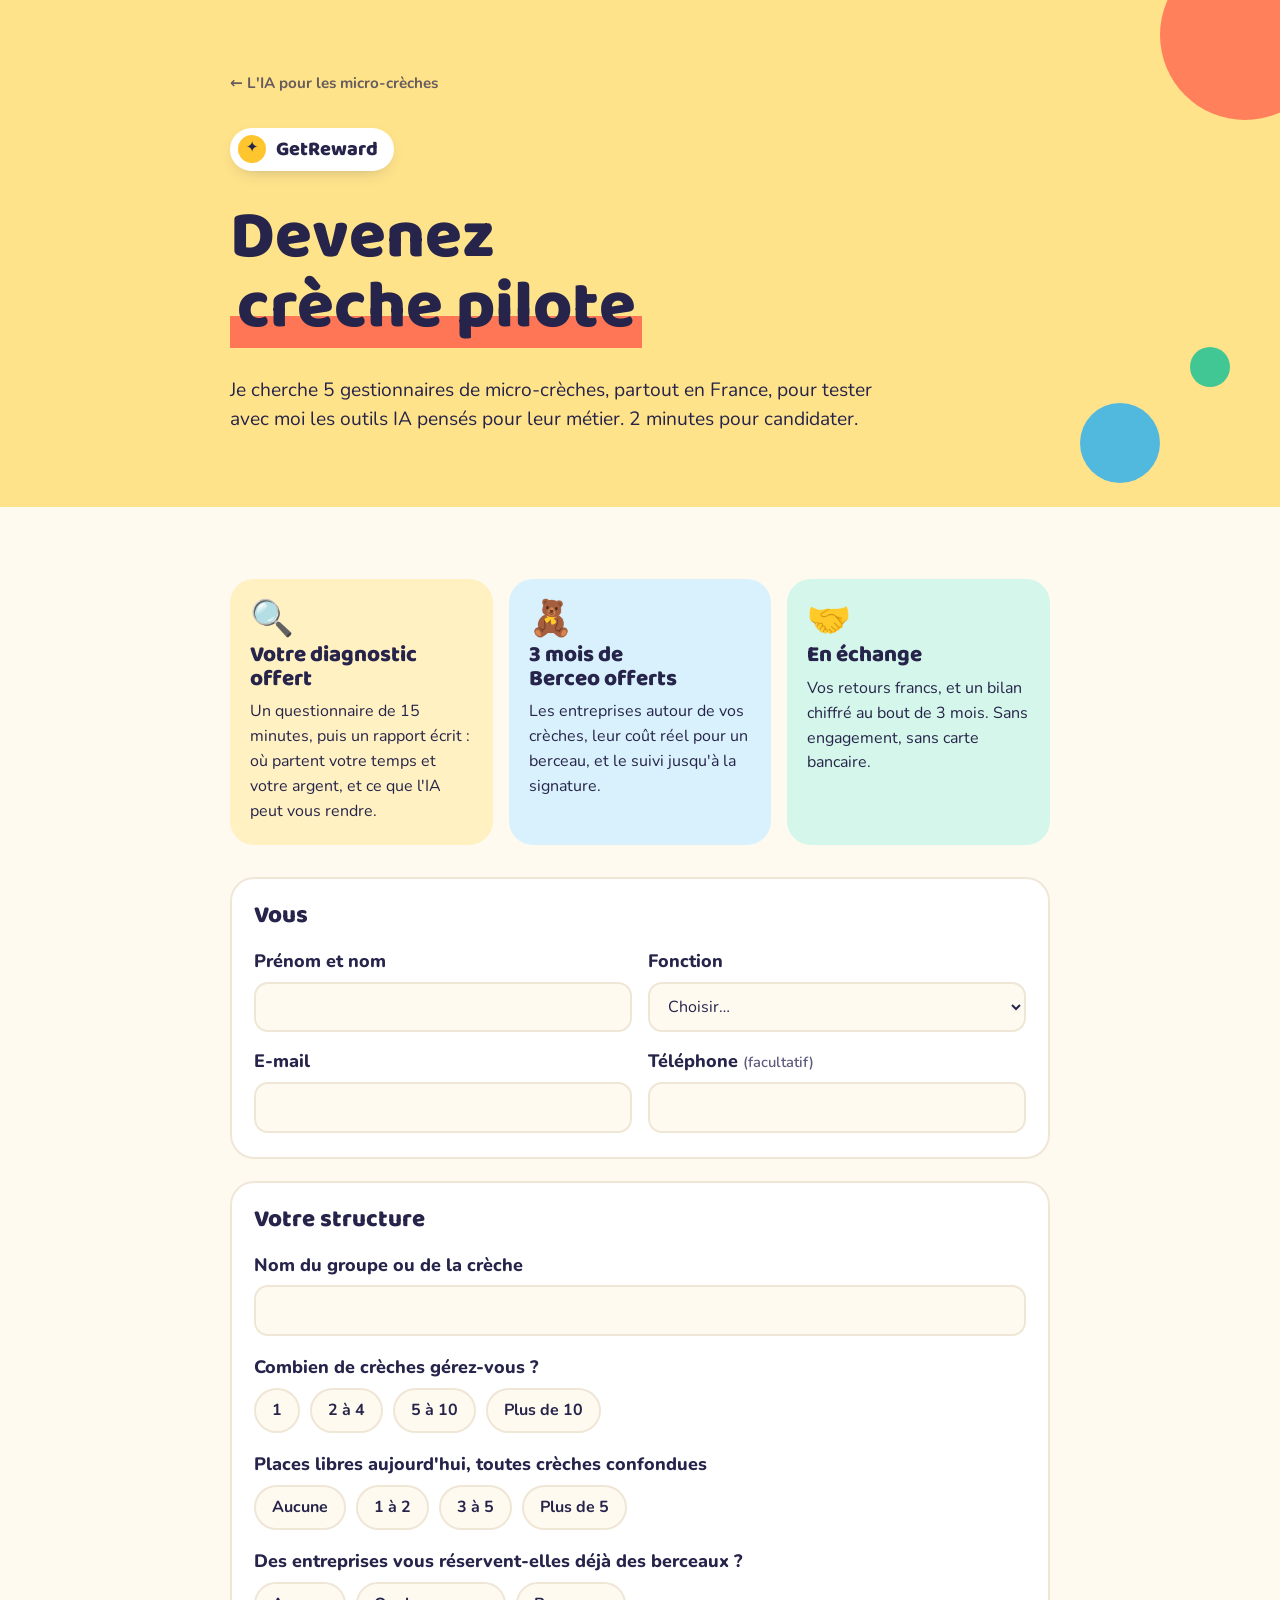
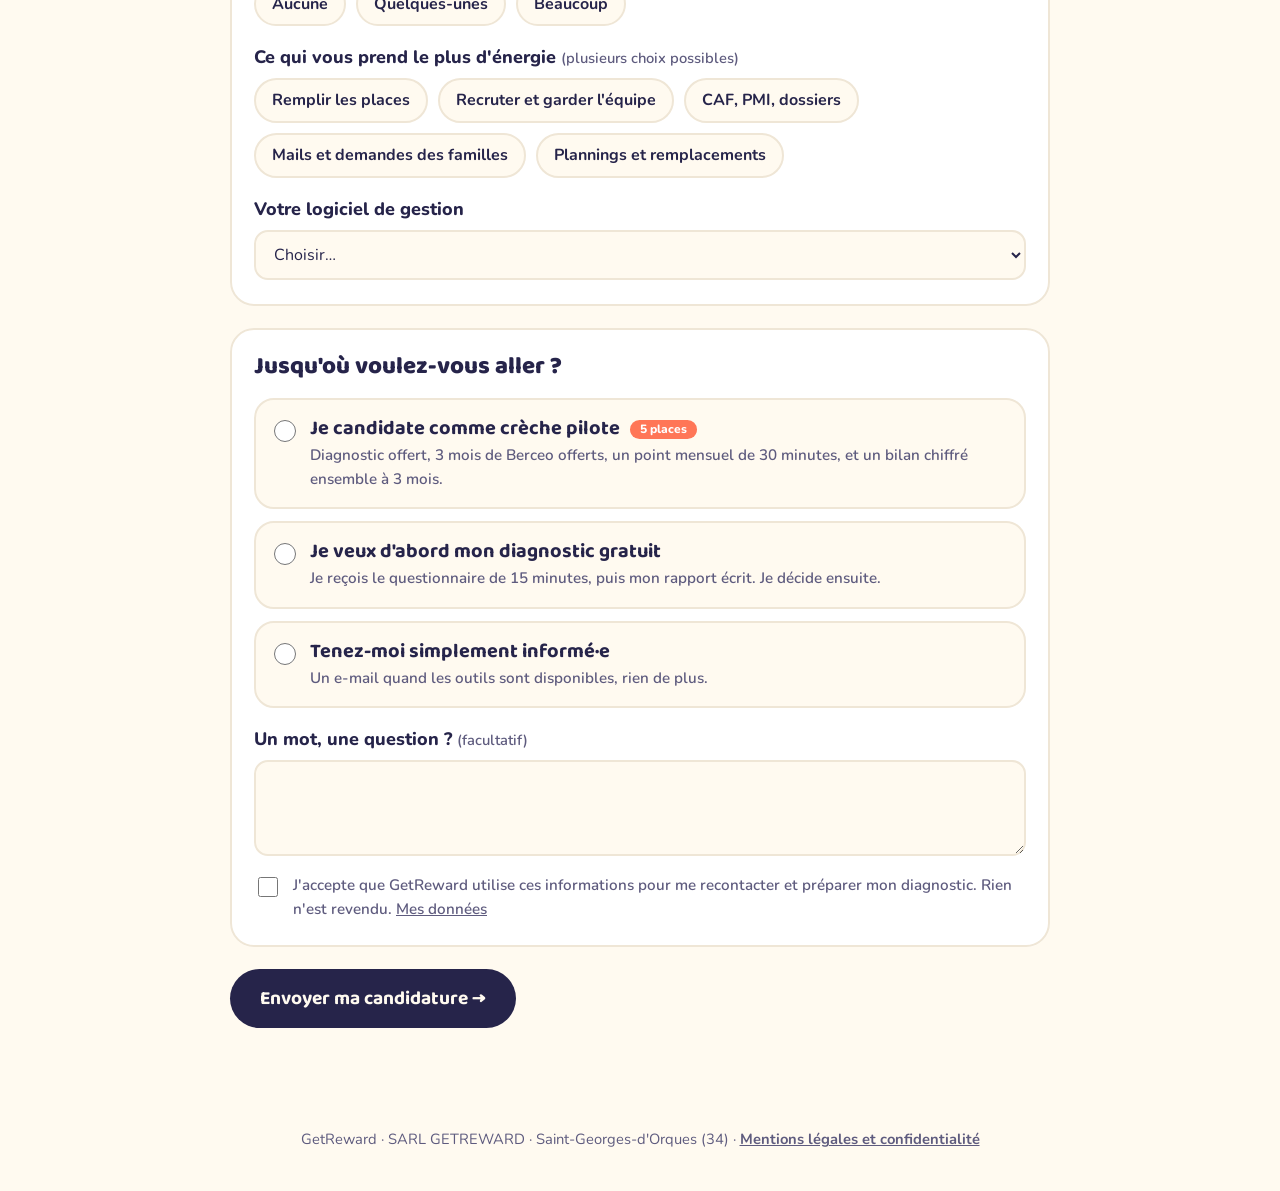
<file: micro-creches/pilote/index.html>
<!doctype html>
<html lang="fr">
<head>
<meta charset="utf-8">
<meta name="viewport" content="width=device-width,initial-scale=1,viewport-fit=cover">
<title>Crèches pilotes · GetReward</title>
<meta name="description" content="Candidatez au programme pilote GetReward : diagnostic gratuit de votre structure et 3 mois de Berceo offerts.">
<link rel="canonical" href="https://getreward.pro/micro-creches/pilote/">
<meta name="robots" content="noindex">
<link rel="preconnect" href="https://fonts.googleapis.com">
<link rel="preconnect" href="https://fonts.gstatic.com" crossorigin>
<link rel="stylesheet" href="https://fonts.googleapis.com/css2?family=Baloo+2:wght@600;700;800&family=Nunito:wght@500;700;800&display=swap">
<style>
/* Même univers que /micro-creches/ : hero jaune, cartes douces, gros boutons ronds */
:root{
 --bg:#FFFAF0; --surface:#FFFFFF; --ink:#26244A; --muted:#5E5B7E; --line:#EFE6D6;
 --sun:#FFC52E; --sun-soft:#FFF1C2; --coral:#FF7657; --coral-soft:#FFE2DA;
 --sky:#3FB4E8; --sky-soft:#D9F1FC; --mint:#2DC596; --mint-soft:#D5F6EA; --hero:#FFE38A;
 --f-display:"Baloo 2","Trebuchet MS",system-ui,sans-serif;
 --f-body:"Nunito","Segoe UI",system-ui,sans-serif;
 color-scheme:light;
}
@media (prefers-color-scheme: dark){:root:not([data-theme="light"]){
 --bg:#17162B; --surface:#22203D; --ink:#F7F3FF; --muted:#BDB8DA; --line:#35325A;
 --sun:#FFC940; --sun-soft:#3E3517; --coral:#FF8A6E; --coral-soft:#43251F;
 --sky:#5CC4F0; --sky-soft:#173547; --mint:#46D6A8; --mint-soft:#163B31; --hero:#2A2747; color-scheme:dark;
}}
:root[data-theme="dark"]{
 --bg:#17162B; --surface:#22203D; --ink:#F7F3FF; --muted:#BDB8DA; --line:#35325A;
 --sun:#FFC940; --sun-soft:#3E3517; --coral:#FF8A6E; --coral-soft:#43251F;
 --sky:#5CC4F0; --sky-soft:#173547; --mint:#46D6A8; --mint-soft:#163B31; --hero:#2A2747; color-scheme:dark;
}
*{box-sizing:border-box}
[hidden]{display:none!important}
body{margin:0;background:var(--bg);color:var(--ink);font-family:var(--f-body);font-size:18px;line-height:1.55;-webkit-font-smoothing:antialiased}
h1,h2,h3{font-family:var(--f-display);line-height:1.05;margin:0;text-wrap:balance}
p{margin:0}
a{color:inherit}
.band{padding-left:max(16px,env(safe-area-inset-left,0px));padding-right:max(16px,env(safe-area-inset-right,0px));padding-block:clamp(40px,6vw,72px)}
.wrap{max-width:820px;margin-inline:auto;display:grid;gap:clamp(20px,3vw,32px)}
.sub{color:var(--muted);font-size:1.12rem;max-width:56ch}
/* HERO */
.hero{background:var(--hero);position:relative;overflow:hidden}
.hero .wrap{position:relative;z-index:1}
.back{justify-self:start;font-weight:700;font-size:.95rem;text-decoration:none;opacity:.7}
.back:hover{opacity:1;text-decoration:underline}
.brand{justify-self:start;display:inline-flex;align-items:center;gap:10px;font-family:var(--f-display);font-weight:800;font-size:1.25rem;background:var(--surface);padding:6px 16px 6px 8px;border-radius:99px;box-shadow:0 6px 18px -10px rgba(38,36,74,.4)}
.brand i{width:28px;height:28px;border-radius:50%;background:var(--sun);display:grid;place-items:center;font-style:normal;font-size:.95rem}
.hero h1{font-size:clamp(2.4rem,7vw,4.2rem);font-weight:800;max-width:16ch}
.hero h1 .hl{background:linear-gradient(transparent 58%,var(--coral) 58%,var(--coral) 88%,transparent 88%);padding:0 .1em}
.hero .sub{color:var(--ink);font-size:1.2rem}
.bubbles span{position:absolute;border-radius:50%;opacity:.9}
.bubbles span:nth-child(1){width:170px;height:170px;background:var(--coral);right:-50px;top:-50px}
.bubbles span:nth-child(2){width:80px;height:80px;background:var(--sky);right:120px;bottom:24px}
.bubbles span:nth-child(3){width:40px;height:40px;background:var(--mint);right:50px;bottom:120px}
@media(max-width:640px){.bubbles span:nth-child(2){right:-20px;bottom:-24px}.bubbles span:nth-child(3){display:none}}
/* CE QUE VOUS RECEVEZ */
.gives{display:grid;grid-template-columns:repeat(3,1fr);gap:16px}
.give{border-radius:24px;padding:22px 20px;display:grid;gap:8px;align-content:start;min-width:0}
.give .emo{font-size:2.2rem;line-height:1}
.give h3{font-size:1.4rem;font-weight:800}
.give p{font-size:1rem}
.g1{background:var(--sun-soft)} .g2{background:var(--sky-soft)} .g3{background:var(--mint-soft)}
@media(max-width:760px){.gives{grid-template-columns:1fr}}
/* FORMULAIRE */
form{display:grid;gap:22px}
fieldset{border:0;margin:0;padding:24px 22px;background:var(--surface);border:2px solid var(--line);border-radius:24px;display:grid;gap:18px;min-width:0}
legend{float:left;width:100%;padding:0;font-family:var(--f-display);font-weight:800;font-size:1.5rem;line-height:1.1}
legend+*{clear:both}
.grid2{display:grid;grid-template-columns:1fr 1fr;gap:16px}
@media(max-width:600px){.grid2{grid-template-columns:1fr}}
.field{display:grid;gap:6px;min-width:0}
.field>span,.q{font-weight:800}
.hint{font-weight:600;color:var(--muted);font-size:.92rem}
input[type=text],input[type=email],input[type=tel],input[type=number],select,textarea{width:100%;font:inherit;font-size:1rem;color:var(--ink);background:var(--bg);border:2px solid var(--line);border-radius:14px;padding:11px 14px}
textarea{min-height:96px;resize:vertical}
input:focus-visible,select:focus-visible,textarea:focus-visible{outline:3px solid var(--sky);outline-offset:1px;border-color:var(--sky)}
.pills{display:flex;flex-wrap:wrap;gap:10px}
.pill{position:relative}
.pill input{position:absolute;opacity:0;inset:0;margin:0;cursor:pointer}
.pill span{display:inline-block;border:2px solid var(--line);background:var(--bg);border-radius:99px;padding:8px 16px;font-weight:700;font-size:1rem}
.pill input:checked+span{background:var(--ink);color:var(--bg);border-color:var(--ink)}
.pill input:focus-visible+span{outline:3px solid var(--sky);outline-offset:2px}
/* NIVEAU D'ENGAGEMENT */
.levels{display:grid;gap:12px}
.level{position:relative;display:grid;grid-template-columns:auto 1fr;gap:4px 14px;align-items:start;border:2px solid var(--line);border-radius:20px;padding:16px 18px;cursor:pointer;background:var(--bg)}
.level input{margin:4px 0 0;width:22px;height:22px;accent-color:var(--coral);grid-row:span 2}
.level b{font-family:var(--f-display);font-size:1.25rem;line-height:1.2}
.level small{grid-column:2;color:var(--muted);font-size:.95rem;font-weight:600}
.level:has(input:checked){border-color:var(--coral);background:var(--coral-soft)}
.level .tag{display:inline-block;margin-left:6px;background:var(--coral);color:#fff;font-family:var(--f-body);font-size:.75rem;font-weight:800;padding:2px 10px;border-radius:99px;vertical-align:middle}
.consent{display:grid;grid-template-columns:auto 1fr;gap:12px;align-items:start;font-size:.95rem;color:var(--muted);font-weight:600}
.consent input{width:20px;height:20px;margin-top:3px;accent-color:var(--coral)}
.hp{position:absolute;left:-9999px;width:1px;height:1px;overflow:hidden}
.btn{justify-self:start;display:inline-flex;align-items:center;gap:8px;background:var(--ink);color:var(--bg);font-family:var(--f-display);font-weight:700;font-size:1.2rem;padding:14px 30px;border:0;border-radius:99px;cursor:pointer}
.btn:disabled{opacity:.6;cursor:wait}
.btn:focus-visible,a:focus-visible{outline:3px solid var(--coral);outline-offset:3px}
.err{color:#C0392B;font-weight:800}
@media (prefers-color-scheme: dark){:root:not([data-theme="light"]) .err{color:var(--coral)}}
:root[data-theme="dark"] .err{color:var(--coral)}
/* MERCI */
.thanks{background:var(--mint-soft);border-radius:28px;padding:32px 26px;display:grid;gap:12px;text-align:center;justify-items:center}
.thanks .emo{font-size:3.2rem;line-height:1}
.thanks h2{font-size:clamp(1.8rem,5vw,2.4rem)}
footer{padding:28px 16px 40px;text-align:center;color:var(--muted);font-size:.92rem}
footer a{font-weight:700}
</style>
</head>
<body>

<section class="band hero">
  <div class="bubbles" aria-hidden="true"><span></span><span></span><span></span></div>
  <div class="wrap">
    <a class="back" href="/micro-creches/">← L'IA pour les micro-crèches</a>
    <span class="brand"><i aria-hidden="true">✦</i>GetReward</span>
    <h1>Devenez <span class="hl">crèche pilote</span></h1>
    <p class="sub">Je cherche 5 gestionnaires de micro-crèches, partout en France, pour tester avec moi les outils IA pensés pour leur métier. 2 minutes pour candidater.</p>
  </div>
</section>

<section class="band">
  <div class="wrap">
    <div class="gives">
      <article class="give g1">
        <div class="emo" aria-hidden="true">🔍</div>
        <h3>Votre diagnostic offert</h3>
        <p>Un questionnaire de 15 minutes, puis un rapport écrit : où partent votre temps et votre argent, et ce que l'IA peut vous rendre.</p>
      </article>
      <article class="give g2">
        <div class="emo" aria-hidden="true">🧸</div>
        <h3>3 mois de Berceo offerts</h3>
        <p>Les entreprises autour de vos crèches, leur coût réel pour un berceau, et le suivi jusqu'à la signature.</p>
      </article>
      <article class="give g3">
        <div class="emo" aria-hidden="true">🤝</div>
        <h3>En échange</h3>
        <p>Vos retours francs, et un bilan chiffré au bout de 3 mois. Sans engagement, sans carte bancaire.</p>
      </article>
    </div>

    <form id="f" novalidate>
      <input type="hidden" name="ref" id="ref">
      <div class="hp" aria-hidden="true"><label>Ne pas remplir <input type="text" name="site" tabindex="-1" autocomplete="off"></label></div>

      <fieldset>
        <legend>Vous</legend>
        <div class="grid2">
          <label class="field"><span>Prénom et nom</span><input type="text" name="nom" autocomplete="name" required></label>
          <label class="field"><span>Fonction</span>
            <select name="fonction" required>
              <option value="">Choisir…</option>
              <option>Gérant·e / fondateur·rice</option>
              <option>Directeur·rice / référent·e technique</option>
              <option>Coordinateur·rice réseau</option>
              <option>Autre</option>
            </select>
          </label>
          <label class="field"><span>E-mail</span><input type="email" name="email" autocomplete="email" required></label>
          <label class="field"><span>Téléphone <span class="hint">(facultatif)</span></span><input type="tel" name="tel" autocomplete="tel"></label>
        </div>
      </fieldset>

      <fieldset>
        <legend>Votre structure</legend>
        <label class="field"><span>Nom du groupe ou de la crèche</span><input type="text" name="structure" autocomplete="organization" required></label>
        <div class="field" role="group" aria-labelledby="q-nb">
          <span class="q" id="q-nb">Combien de crèches gérez-vous ?</span>
          <div class="pills">
            <label class="pill"><input type="radio" name="nb_creches" value="1" required><span>1</span></label>
            <label class="pill"><input type="radio" name="nb_creches" value="2 à 4"><span>2 à 4</span></label>
            <label class="pill"><input type="radio" name="nb_creches" value="5 à 10"><span>5 à 10</span></label>
            <label class="pill"><input type="radio" name="nb_creches" value="Plus de 10"><span>Plus de 10</span></label>
          </div>
        </div>
        <div class="field" role="group" aria-labelledby="q-vides">
          <span class="q" id="q-vides">Places libres aujourd'hui, toutes crèches confondues</span>
          <div class="pills">
            <label class="pill"><input type="radio" name="places_vides" value="Aucune"><span>Aucune</span></label>
            <label class="pill"><input type="radio" name="places_vides" value="1 à 2"><span>1 à 2</span></label>
            <label class="pill"><input type="radio" name="places_vides" value="3 à 5"><span>3 à 5</span></label>
            <label class="pill"><input type="radio" name="places_vides" value="Plus de 5"><span>Plus de 5</span></label>
          </div>
        </div>
        <div class="field" role="group" aria-labelledby="q-berc">
          <span class="q" id="q-berc">Des entreprises vous réservent-elles déjà des berceaux ?</span>
          <div class="pills">
            <label class="pill"><input type="radio" name="berceaux_entreprise" value="Aucune"><span>Aucune</span></label>
            <label class="pill"><input type="radio" name="berceaux_entreprise" value="Quelques-unes"><span>Quelques-unes</span></label>
            <label class="pill"><input type="radio" name="berceaux_entreprise" value="Beaucoup"><span>Beaucoup</span></label>
          </div>
        </div>
        <div class="field" role="group" aria-labelledby="q-irr">
          <span class="q" id="q-irr">Ce qui vous prend le plus d'énergie <span class="hint">(plusieurs choix possibles)</span></span>
          <div class="pills">
            <label class="pill"><input type="checkbox" name="irritants" value="Remplir les places"><span>Remplir les places</span></label>
            <label class="pill"><input type="checkbox" name="irritants" value="Recruter et garder l'équipe"><span>Recruter et garder l'équipe</span></label>
            <label class="pill"><input type="checkbox" name="irritants" value="CAF, PMI, dossiers"><span>CAF, PMI, dossiers</span></label>
            <label class="pill"><input type="checkbox" name="irritants" value="Mails et demandes des familles"><span>Mails et demandes des familles</span></label>
            <label class="pill"><input type="checkbox" name="irritants" value="Plannings et remplacements"><span>Plannings et remplacements</span></label>
          </div>
        </div>
        <label class="field"><span>Votre logiciel de gestion</span>
          <select name="logiciel">
            <option value="">Choisir…</option>
            <option>Meeko</option><option>OptiCrèche</option><option>Kidizz</option><option>iNoé</option><option>Hélios</option>
            <option>Autre logiciel</option><option>Aucun (tableurs, papier)</option>
          </select>
        </label>
      </fieldset>

      <fieldset>
        <legend>Jusqu'où voulez-vous aller ?</legend>
        <div class="levels">
          <label class="level"><input type="radio" name="engagement" value="3 - Crèche pilote" required>
            <b>Je candidate comme crèche pilote <span class="tag">5 places</span></b>
            <small>Diagnostic offert, 3 mois de Berceo offerts, un point mensuel de 30 minutes, et un bilan chiffré ensemble à 3 mois.</small></label>
          <label class="level"><input type="radio" name="engagement" value="2 - Diagnostic">
            <b>Je veux d'abord mon diagnostic gratuit</b>
            <small>Je reçois le questionnaire de 15 minutes, puis mon rapport écrit. Je décide ensuite.</small></label>
          <label class="level"><input type="radio" name="engagement" value="1 - Tenu informé">
            <b>Tenez-moi simplement informé·e</b>
            <small>Un e-mail quand les outils sont disponibles, rien de plus.</small></label>
        </div>
        <label class="field"><span>Un mot, une question ? <span class="hint">(facultatif)</span></span><textarea name="message"></textarea></label>
        <label class="consent"><input type="checkbox" name="consent" value="oui" required>
          <span>J'accepte que GetReward utilise ces informations pour me recontacter et préparer mon diagnostic. Rien n'est revendu. <a href="/mentions-legales/#confidentialite">Mes données</a></span></label>
      </fieldset>

      <p class="err" id="err" role="alert" hidden></p>
      <button class="btn" type="submit" id="send">Envoyer ma candidature →</button>
    </form>

    <div class="thanks" id="thanks" hidden tabindex="-1">
      <div class="emo" aria-hidden="true">🎉</div>
      <h2>Merci, c'est bien reçu !</h2>
      <p class="sub" id="thanks-txt">Je vous écris sous 48 heures avec le lien de votre questionnaire de diagnostic.</p>
      <p>Alexandre Cordevant · <a href="mailto:contact@getreward.pro">contact@getreward.pro</a> · 06 18 48 79 55</p>
    </div>
  </div>
</section>

<footer>GetReward · SARL GETREWARD · Saint-Georges-d'Orques (34) · <a href="/mentions-legales/">Mentions légales et confidentialité</a></footer>

<script>
// Adresse du script Google (Apps Script) qui écrit dans l'onglet « Pilote » du fichier de prospection.
var ENDPOINT = "https://script.google.com/macros/s/AKfycbwOsHpM-ZLZ-LzT3GHGezD-2eJf3QorycPKzoHvUrHnJ40XQxo07fO_jFohivLK2Z7e9g/exec";

var f = document.getElementById('f'), err = document.getElementById('err'), send = document.getElementById('send');
// Référence de la crèche (SIREN) transmise par le lien du mail : ?r=123456789
try { document.getElementById('ref').value = (new URLSearchParams(location.search).get('r') || '').replace(/[^0-9A-Za-z-]/g, '').slice(0, 20); } catch (e) {}

function nomDuChamp(el){
  if (el.closest('.consent')) return "la case d'accord sur vos données";
  if (el.closest('.levels')) return "« Jusqu'où voulez-vous aller ? »";
  var q = el.closest('.field');
  var t = q && (q.querySelector('.q') || q.querySelector('span'));
  return t ? '« ' + t.firstChild.textContent.trim() + ' »' : 'un champ obligatoire';
}
function fail(msg){ err.textContent = msg; err.hidden = false; err.focus && err.scrollIntoView({block:'center'}); }

f.addEventListener('submit', function(ev){
  ev.preventDefault(); err.hidden = true;
  if (!f.checkValidity()) {
    // :invalid seul renverrait aussi le <fieldset> parent : on vise le premier champ fautif
    var bad = f.querySelector('input:invalid, select:invalid, textarea:invalid');
    fail('Il manque une réponse : ' + nomDuChamp(bad));
    bad.focus(); return;
  }
  if (f.site.value) return; // robot
  var data = new FormData(f), body = new URLSearchParams();
  data.forEach(function(v, k){ body.append(k, v); });
  body.set('irritants', data.getAll('irritants').join(', '));
  if (!ENDPOINT) { fail("Le formulaire n'est pas encore relié. Écrivez-moi à contact@getreward.pro, je vous réponds vite."); return; }
  send.disabled = true; send.textContent = 'Envoi…';
  // no-cors : Apps Script ne renvoie pas d'en-têtes CORS ; la réponse est opaque mais la ligne est bien écrite
  fetch(ENDPOINT, {method:'POST', mode:'no-cors', body: body}).then(function(){
    var lvl = data.get('engagement');
    if (lvl && lvl.charAt(0) === '1') document.getElementById('thanks-txt').textContent = "Je vous préviens dès que les outils sont disponibles. Et si vous changez d'avis, le diagnostic reste offert.";
    f.hidden = true; var t = document.getElementById('thanks'); t.hidden = false; t.focus(); t.scrollIntoView({block:'start'});
  }).catch(function(){
    send.disabled = false; send.textContent = 'Envoyer ma candidature →';
    fail("L'envoi n'a pas abouti. Vérifiez votre connexion et réessayez, ou écrivez à contact@getreward.pro.");
  });
});
</script>
</body>
</html>
</file>
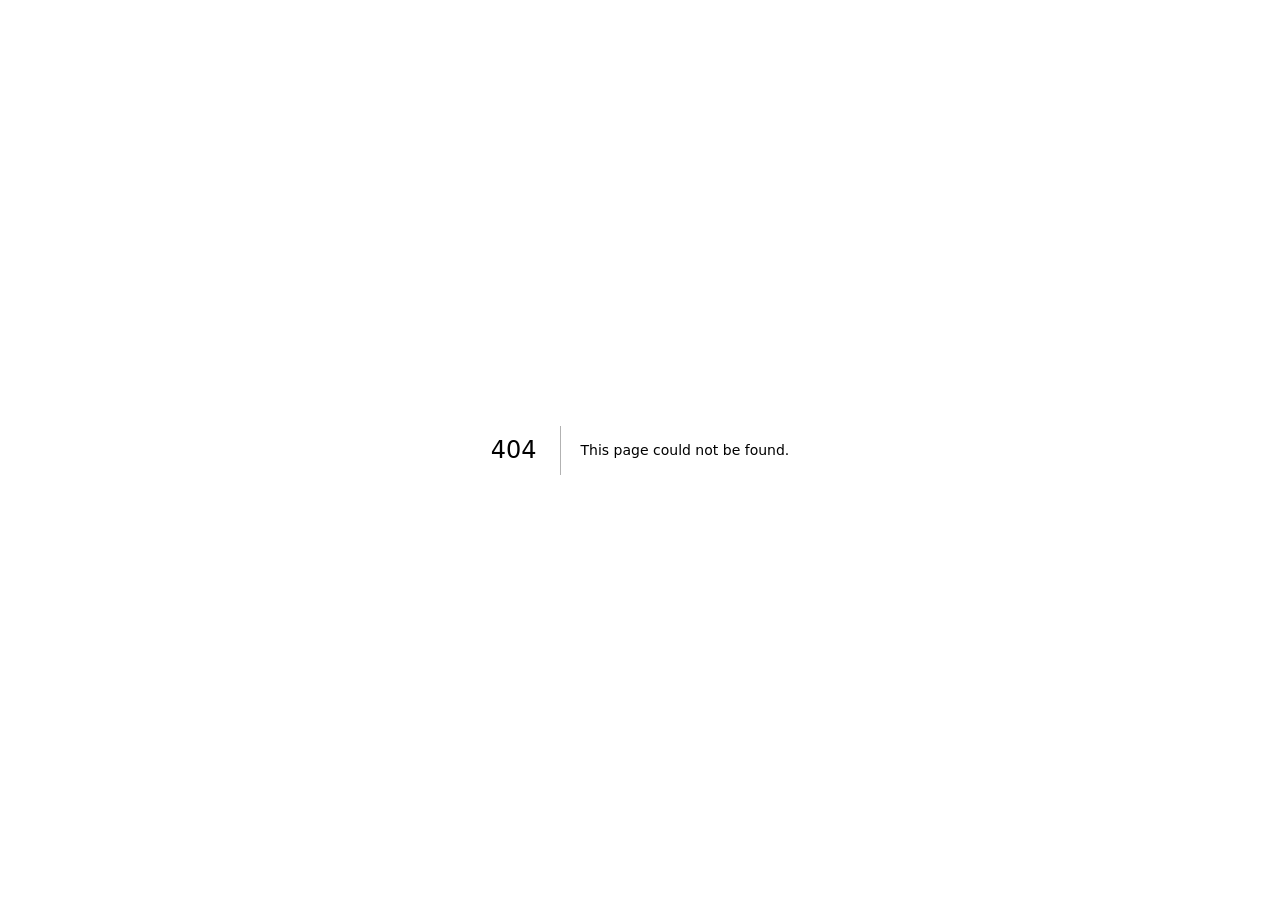
<file: demo/finance/404/index.html>
<!DOCTYPE html><html lang="fr"><head><meta charSet="utf-8"/><meta name="viewport" content="width=device-width,initial-scale=1,viewport-fit=cover"/><meta name="viewport" content="width=device-width, initial-scale=1"/><link rel="stylesheet" href="/demo/finance/_next/static/css/fd62685541d1ae65.css" data-precedence="next"/><link rel="preload" as="script" fetchPriority="low" href="/demo/finance/_next/static/chunks/webpack-15590c4e617769a5.js"/><script src="/demo/finance/_next/static/chunks/fd9d1056-d365d4919d5d6712.js" async=""></script><script src="/demo/finance/_next/static/chunks/117-17d15fc5ec220482.js" async=""></script><script src="/demo/finance/_next/static/chunks/main-app-8f9fd477cbd4af1b.js" async=""></script><meta name="robots" content="noindex"/><link rel="preconnect" href="https://fonts.googleapis.com"/><title>404: This page could not be found.</title><title>Pilotage financier · GetReward</title><meta name="description" content="Maquettes jouables sur données fictives : cockpit DAF et board du vigneron."/><meta name="robots" content="noindex, nofollow"/><link rel="stylesheet" href="https://fonts.googleapis.com/css2?family=Inter:wght@400;500;600;700&amp;family=Space+Grotesk:wght@500;700&amp;family=Fraunces:opsz,wght@9..144,500;9..144,600&amp;display=swap"/><script src="/demo/finance/_next/static/chunks/polyfills-42372ed130431b0a.js" noModule=""></script></head><body><div style="font-family:system-ui,&quot;Segoe UI&quot;,Roboto,Helvetica,Arial,sans-serif,&quot;Apple Color Emoji&quot;,&quot;Segoe UI Emoji&quot;;height:100vh;text-align:center;display:flex;flex-direction:column;align-items:center;justify-content:center"><div><style>body{color:#000;background:#fff;margin:0}.next-error-h1{border-right:1px solid rgba(0,0,0,.3)}@media (prefers-color-scheme:dark){body{color:#fff;background:#000}.next-error-h1{border-right:1px solid rgba(255,255,255,.3)}}</style><h1 class="next-error-h1" style="display:inline-block;margin:0 20px 0 0;padding:0 23px 0 0;font-size:24px;font-weight:500;vertical-align:top;line-height:49px">404</h1><div style="display:inline-block"><h2 style="font-size:14px;font-weight:400;line-height:49px;margin:0">This page could not be found.</h2></div></div></div><script src="/demo/finance/_next/static/chunks/webpack-15590c4e617769a5.js" async=""></script><script>(self.__next_f=self.__next_f||[]).push([0]);self.__next_f.push([2,null])</script><script>self.__next_f.push([1,"1:HL[\"/demo/finance/_next/static/css/fd62685541d1ae65.css\",\"style\"]\n"])</script><script>self.__next_f.push([1,"2:I[2846,[],\"\"]\n4:I[4707,[],\"\"]\n5:I[6423,[],\"\"]\nb:I[1060,[],\"\"]\n6:{\"fontFamily\":\"system-ui,\\\"Segoe UI\\\",Roboto,Helvetica,Arial,sans-serif,\\\"Apple Color Emoji\\\",\\\"Segoe UI Emoji\\\"\",\"height\":\"100vh\",\"textAlign\":\"center\",\"display\":\"flex\",\"flexDirection\":\"column\",\"alignItems\":\"center\",\"justifyContent\":\"center\"}\n7:{\"display\":\"inline-block\",\"margin\":\"0 20px 0 0\",\"padding\":\"0 23px 0 0\",\"fontSize\":24,\"fontWeight\":500,\"verticalAlign\":\"top\",\"lineHeight\":\"49px\"}\n8:{\"display\":\"inline-block\"}\n9:{\"fontSize\":14,\"fontWeight\":400,\"lineHeight\":\"49px\",\"margin\":0}\nc:[]\n"])</script><script>self.__next_f.push([1,"0:[\"$\",\"$L2\",null,{\"buildId\":\"S5bQGBR7rWfJs-dhEy17h\",\"assetPrefix\":\"/demo/finance\",\"urlParts\":[\"\",\"_not-found\",\"\"],\"initialTree\":[\"\",{\"children\":[\"/_not-found\",{\"children\":[\"__PAGE__\",{}]}]},\"$undefined\",\"$undefined\",true],\"initialSeedData\":[\"\",{\"children\":[\"/_not-found\",{\"children\":[\"__PAGE__\",{},[[\"$L3\",[[\"$\",\"title\",null,{\"children\":\"404: This page could not be found.\"}],[\"$\",\"div\",null,{\"style\":{\"fontFamily\":\"system-ui,\\\"Segoe UI\\\",Roboto,Helvetica,Arial,sans-serif,\\\"Apple Color Emoji\\\",\\\"Segoe UI Emoji\\\"\",\"height\":\"100vh\",\"textAlign\":\"center\",\"display\":\"flex\",\"flexDirection\":\"column\",\"alignItems\":\"center\",\"justifyContent\":\"center\"},\"children\":[\"$\",\"div\",null,{\"children\":[[\"$\",\"style\",null,{\"dangerouslySetInnerHTML\":{\"__html\":\"body{color:#000;background:#fff;margin:0}.next-error-h1{border-right:1px solid rgba(0,0,0,.3)}@media (prefers-color-scheme:dark){body{color:#fff;background:#000}.next-error-h1{border-right:1px solid rgba(255,255,255,.3)}}\"}}],[\"$\",\"h1\",null,{\"className\":\"next-error-h1\",\"style\":{\"display\":\"inline-block\",\"margin\":\"0 20px 0 0\",\"padding\":\"0 23px 0 0\",\"fontSize\":24,\"fontWeight\":500,\"verticalAlign\":\"top\",\"lineHeight\":\"49px\"},\"children\":\"404\"}],[\"$\",\"div\",null,{\"style\":{\"display\":\"inline-block\"},\"children\":[\"$\",\"h2\",null,{\"style\":{\"fontSize\":14,\"fontWeight\":400,\"lineHeight\":\"49px\",\"margin\":0},\"children\":\"This page could not be found.\"}]}]]}]}]],null],null],null]},[null,[\"$\",\"$L4\",null,{\"parallelRouterKey\":\"children\",\"segmentPath\":[\"children\",\"/_not-found\",\"children\"],\"error\":\"$undefined\",\"errorStyles\":\"$undefined\",\"errorScripts\":\"$undefined\",\"template\":[\"$\",\"$L5\",null,{}],\"templateStyles\":\"$undefined\",\"templateScripts\":\"$undefined\",\"notFound\":\"$undefined\",\"notFoundStyles\":\"$undefined\"}]],null]},[[[[\"$\",\"link\",\"0\",{\"rel\":\"stylesheet\",\"href\":\"/demo/finance/_next/static/css/fd62685541d1ae65.css\",\"precedence\":\"next\",\"crossOrigin\":\"$undefined\"}]],[\"$\",\"html\",null,{\"lang\":\"fr\",\"children\":[[\"$\",\"head\",null,{\"children\":[[\"$\",\"meta\",null,{\"name\":\"viewport\",\"content\":\"width=device-width,initial-scale=1,viewport-fit=cover\"}],[\"$\",\"link\",null,{\"rel\":\"preconnect\",\"href\":\"https://fonts.googleapis.com\"}],[\"$\",\"link\",null,{\"rel\":\"stylesheet\",\"href\":\"https://fonts.googleapis.com/css2?family=Inter:wght@400;500;600;700\u0026family=Space+Grotesk:wght@500;700\u0026family=Fraunces:opsz,wght@9..144,500;9..144,600\u0026display=swap\"}]]}],[\"$\",\"body\",null,{\"children\":[\"$\",\"$L4\",null,{\"parallelRouterKey\":\"children\",\"segmentPath\":[\"children\"],\"error\":\"$undefined\",\"errorStyles\":\"$undefined\",\"errorScripts\":\"$undefined\",\"template\":[\"$\",\"$L5\",null,{}],\"templateStyles\":\"$undefined\",\"templateScripts\":\"$undefined\",\"notFound\":[[\"$\",\"title\",null,{\"children\":\"404: This page could not be found.\"}],[\"$\",\"div\",null,{\"style\":\"$6\",\"children\":[\"$\",\"div\",null,{\"children\":[[\"$\",\"style\",null,{\"dangerouslySetInnerHTML\":{\"__html\":\"body{color:#000;background:#fff;margin:0}.next-error-h1{border-right:1px solid rgba(0,0,0,.3)}@media (prefers-color-scheme:dark){body{color:#fff;background:#000}.next-error-h1{border-right:1px solid rgba(255,255,255,.3)}}\"}}],[\"$\",\"h1\",null,{\"className\":\"next-error-h1\",\"style\":\"$7\",\"children\":\"404\"}],[\"$\",\"div\",null,{\"style\":\"$8\",\"children\":[\"$\",\"h2\",null,{\"style\":\"$9\",\"children\":\"This page could not be found.\"}]}]]}]}]],\"notFoundStyles\":[]}]}]]}]],null],null],\"couldBeIntercepted\":false,\"initialHead\":[[\"$\",\"meta\",null,{\"name\":\"robots\",\"content\":\"noindex\"}],\"$La\"],\"globalErrorComponent\":\"$b\",\"missingSlots\":\"$Wc\"}]\n"])</script><script>self.__next_f.push([1,"a:[[\"$\",\"meta\",\"0\",{\"name\":\"viewport\",\"content\":\"width=device-width, initial-scale=1\"}],[\"$\",\"meta\",\"1\",{\"charSet\":\"utf-8\"}],[\"$\",\"title\",\"2\",{\"children\":\"Pilotage financier · GetReward\"}],[\"$\",\"meta\",\"3\",{\"name\":\"description\",\"content\":\"Maquettes jouables sur données fictives : cockpit DAF et board du vigneron.\"}],[\"$\",\"meta\",\"4\",{\"name\":\"robots\",\"content\":\"noindex, nofollow\"}]]\n3:null\n"])</script></body></html>
</file>
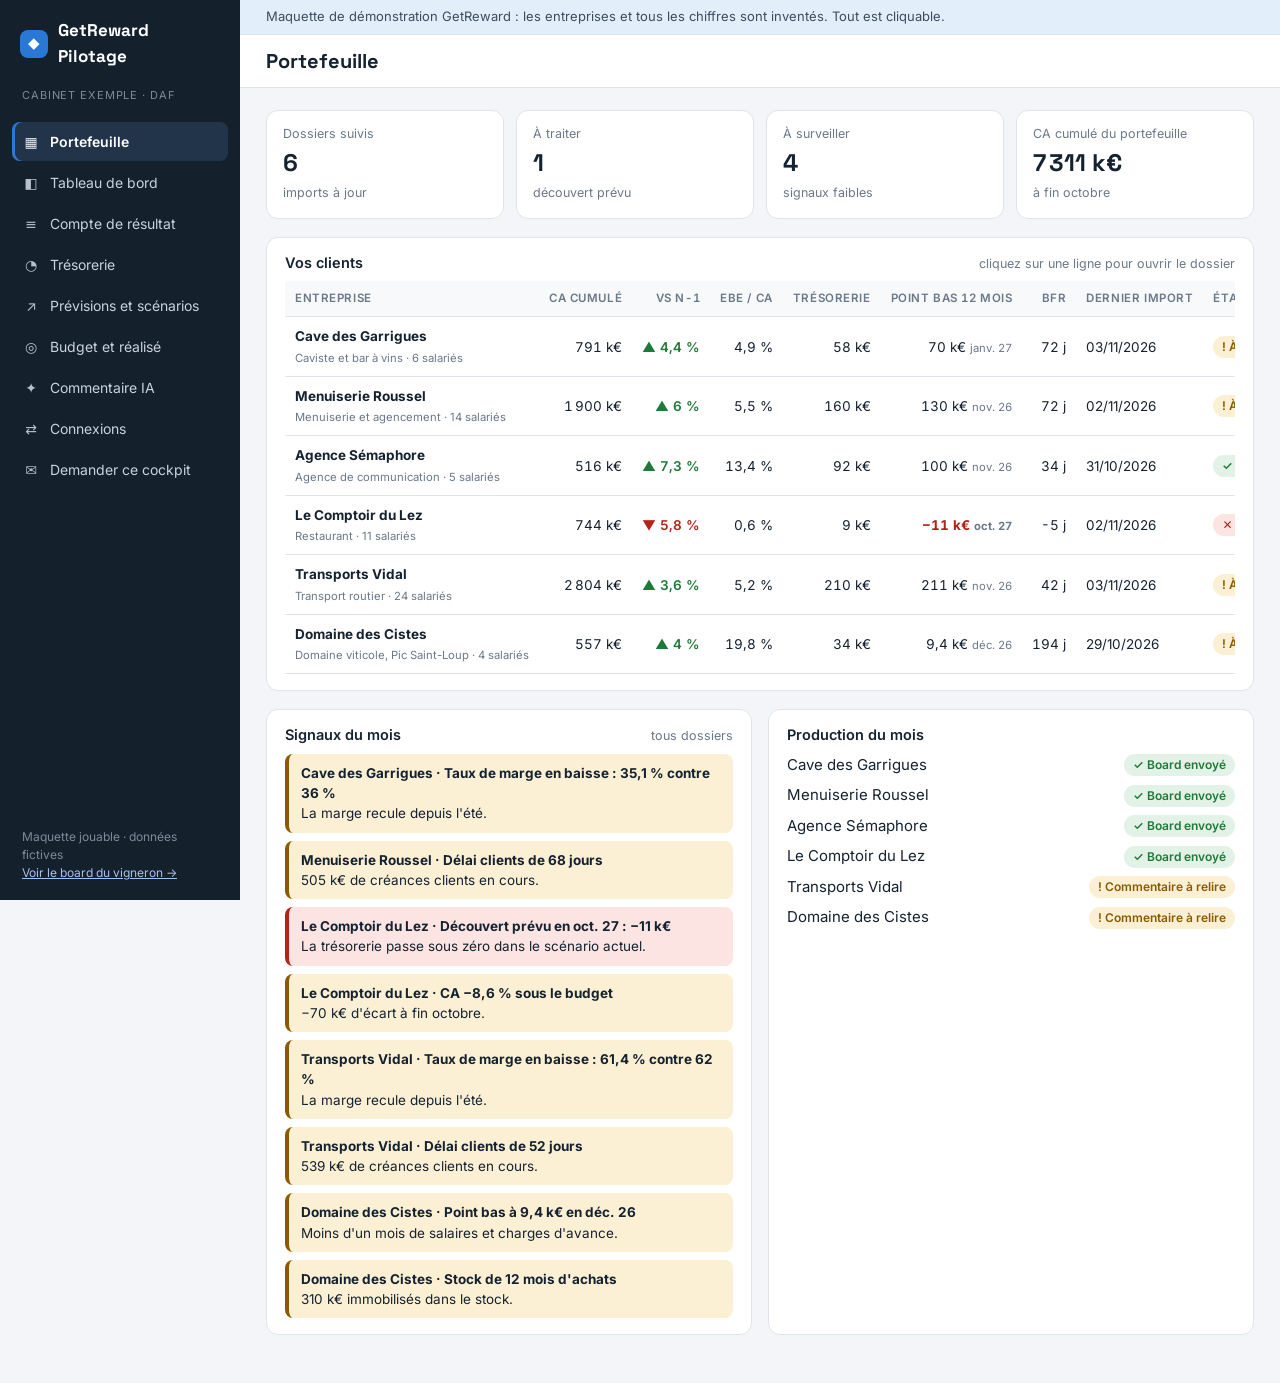
<file: demo/finance/cockpit/index.html>
<!DOCTYPE html><html lang="fr"><head><meta charSet="utf-8"/><meta name="viewport" content="width=device-width,initial-scale=1,viewport-fit=cover"/><meta name="viewport" content="width=device-width, initial-scale=1"/><link rel="stylesheet" href="/demo/finance/_next/static/css/fd62685541d1ae65.css" data-precedence="next"/><link rel="preload" as="script" fetchPriority="low" href="/demo/finance/_next/static/chunks/webpack-15590c4e617769a5.js"/><script src="/demo/finance/_next/static/chunks/fd9d1056-d365d4919d5d6712.js" async=""></script><script src="/demo/finance/_next/static/chunks/117-17d15fc5ec220482.js" async=""></script><script src="/demo/finance/_next/static/chunks/main-app-8f9fd477cbd4af1b.js" async=""></script><script src="/demo/finance/_next/static/chunks/427-79a533c58084970b.js" async=""></script><script src="/demo/finance/_next/static/chunks/289-f86afcfd96351ddc.js" async=""></script><script src="/demo/finance/_next/static/chunks/app/cockpit/page-a7c352f647fb6ab8.js" async=""></script><link rel="preconnect" href="https://fonts.googleapis.com"/><title>Cockpit DAF · GetReward</title><meta name="description" content="Maquettes jouables sur données fictives : cockpit DAF et board du vigneron."/><meta name="robots" content="noindex, nofollow"/><link rel="stylesheet" href="https://fonts.googleapis.com/css2?family=Inter:wght@400;500;600;700&amp;family=Space+Grotesk:wght@500;700&amp;family=Fraunces:opsz,wght@9..144,500;9..144,600&amp;display=swap"/><script src="/demo/finance/_next/static/chunks/polyfills-42372ed130431b0a.js" noModule=""></script></head><body><div class="ck"><aside class="ck-side"><div class="ck-brand"><i>◆</i>GetReward Pilotage</div><div class="ck-label">Cabinet Exemple · DAF</div><nav class="ck-nav" aria-label="Écrans"><button aria-current="page"><span class="ic" aria-hidden="true">▦</span>Portefeuille</button><button><span class="ic" aria-hidden="true">◧</span>Tableau de bord</button><button><span class="ic" aria-hidden="true">≡</span>Compte de résultat</button><button><span class="ic" aria-hidden="true">◔</span>Trésorerie</button><button><span class="ic" aria-hidden="true">↗</span>Prévisions et scénarios</button><button><span class="ic" aria-hidden="true">◎</span>Budget et réalisé</button><button><span class="ic" aria-hidden="true">✦</span>Commentaire IA</button><button><span class="ic" aria-hidden="true">⇄</span>Connexions</button><button><span class="ic" aria-hidden="true">✉</span>Demander ce cockpit</button></nav><div class="ck-foot">Maquette jouable · données fictives<br/><a href="/demo/finance/vigneron/" style="color:#9fc3f0">Voir le board du vigneron →</a></div></aside><div class="ck-main"><div class="demo-band">Maquette de démonstration GetReward : les entreprises et tous les chiffres sont inventés. Tout est cliquable.</div><header class="ck-top"><h1>Portefeuille</h1></header><div class="ck-body"><div class="kpis"><div class="kpi"><span>Dossiers suivis</span><b>6</b><small>imports à jour</small></div><div class="kpi"><span>À traiter</span><b>1</b><small>découvert prévu</small></div><div class="kpi"><span>À surveiller</span><b>4</b><small>signaux faibles</small></div><div class="kpi"><span>CA cumulé du portefeuille</span><b>7 311 k€</b><small>à fin octobre</small></div></div><div class="panel"><h3>Vos clients <small>cliquez sur une ligne pour ouvrir le dossier</small></h3><div class="tw"><table class="t"><thead><tr><th>Entreprise</th><th class="r">CA cumulé</th><th class="r">vs N-1</th><th class="r">EBE / CA</th><th class="r">Trésorerie</th><th class="r">Point bas 12 mois</th><th class="r">BFR</th><th>Dernier import</th><th>État</th></tr></thead><tbody><tr class="click" tabindex="0"><td><b>Cave des Garrigues</b><br/><small style="color:var(--muted)">Caviste et bar à vins<!-- --> · <!-- -->6<!-- --> salariés</small></td><td class="r">791 k€</td><td class="r"><span class="up">▲<!-- --> <!-- -->4,4 %</span></td><td class="r">4,9 %</td><td class="r">58 k€</td><td class="r" style="font-weight:400">70 k€<!-- --> <small style="color:var(--muted)">janv. 27</small></td><td class="r">72<!-- --> j</td><td>03/11/2026</td><td><span class="pill warn">! À surveiller</span></td></tr><tr class="click" tabindex="0"><td><b>Menuiserie Roussel</b><br/><small style="color:var(--muted)">Menuiserie et agencement<!-- --> · <!-- -->14<!-- --> salariés</small></td><td class="r">1 900 k€</td><td class="r"><span class="up">▲<!-- --> <!-- -->6 %</span></td><td class="r">5,5 %</td><td class="r">160 k€</td><td class="r" style="font-weight:400">130 k€<!-- --> <small style="color:var(--muted)">nov. 26</small></td><td class="r">72<!-- --> j</td><td>02/11/2026</td><td><span class="pill warn">! À surveiller</span></td></tr><tr class="click" tabindex="0"><td><b>Agence Sémaphore</b><br/><small style="color:var(--muted)">Agence de communication<!-- --> · <!-- -->5<!-- --> salariés</small></td><td class="r">516 k€</td><td class="r"><span class="up">▲<!-- --> <!-- -->7,3 %</span></td><td class="r">13,4 %</td><td class="r">92 k€</td><td class="r" style="font-weight:400">100 k€<!-- --> <small style="color:var(--muted)">nov. 26</small></td><td class="r">34<!-- --> j</td><td>31/10/2026</td><td><span class="pill ok">✓ Sous contrôle</span></td></tr><tr class="click" tabindex="0"><td><b>Le Comptoir du Lez</b><br/><small style="color:var(--muted)">Restaurant<!-- --> · <!-- -->11<!-- --> salariés</small></td><td class="r">744 k€</td><td class="r"><span class="down">▼<!-- --> <!-- -->5,8 %</span></td><td class="r">0,6 %</td><td class="r">9 k€</td><td class="r" style="color:var(--bad);font-weight:700">−11 k€<!-- --> <small style="color:var(--muted)">oct. 27</small></td><td class="r">-5<!-- --> j</td><td>02/11/2026</td><td><span class="pill bad">✕ À traiter</span></td></tr><tr class="click" tabindex="0"><td><b>Transports Vidal</b><br/><small style="color:var(--muted)">Transport routier<!-- --> · <!-- -->24<!-- --> salariés</small></td><td class="r">2 804 k€</td><td class="r"><span class="up">▲<!-- --> <!-- -->3,6 %</span></td><td class="r">5,2 %</td><td class="r">210 k€</td><td class="r" style="font-weight:400">211 k€<!-- --> <small style="color:var(--muted)">nov. 26</small></td><td class="r">42<!-- --> j</td><td>03/11/2026</td><td><span class="pill warn">! À surveiller</span></td></tr><tr class="click" tabindex="0"><td><b>Domaine des Cistes</b><br/><small style="color:var(--muted)">Domaine viticole, Pic Saint-Loup<!-- --> · <!-- -->4<!-- --> salariés</small></td><td class="r">557 k€</td><td class="r"><span class="up">▲<!-- --> <!-- -->4 %</span></td><td class="r">19,8 %</td><td class="r">34 k€</td><td class="r" style="font-weight:400">9,4 k€<!-- --> <small style="color:var(--muted)">déc. 26</small></td><td class="r">194<!-- --> j</td><td>29/10/2026</td><td><span class="pill warn">! À surveiller</span></td></tr></tbody></table></div></div><div class="grid g2"><div class="panel"><h3>Signaux du mois <small>tous dossiers</small></h3><div class="stack"><div class="alert warn"><b>Cave des Garrigues<!-- --> · <!-- -->Taux de marge en baisse : 35,1 % contre 36 %</b>La marge recule depuis l&#x27;été.</div><div class="alert warn"><b>Menuiserie Roussel<!-- --> · <!-- -->Délai clients de 68 jours</b>505 k€ de créances clients en cours.</div><div class="alert bad"><b>Le Comptoir du Lez<!-- --> · <!-- -->Découvert prévu en oct. 27 : −11 k€</b>La trésorerie passe sous zéro dans le scénario actuel.</div><div class="alert warn"><b>Le Comptoir du Lez<!-- --> · <!-- -->CA −8,6 % sous le budget</b>−70 k€ d&#x27;écart à fin octobre.</div><div class="alert warn"><b>Transports Vidal<!-- --> · <!-- -->Taux de marge en baisse : 61,4 % contre 62 %</b>La marge recule depuis l&#x27;été.</div><div class="alert warn"><b>Transports Vidal<!-- --> · <!-- -->Délai clients de 52 jours</b>539 k€ de créances clients en cours.</div><div class="alert warn"><b>Domaine des Cistes<!-- --> · <!-- -->Point bas à 9,4 k€ en déc. 26</b>Moins d&#x27;un mois de salaires et charges d&#x27;avance.</div><div class="alert warn"><b>Domaine des Cistes<!-- --> · <!-- -->Stock de 12 mois d&#x27;achats</b>310 k€ immobilisés dans le stock.</div></div></div><div class="panel"><h3>Production du mois</h3><div class="stack"><div style="display:flex;justify-content:space-between;gap:10px;align-items:center"><span>Cave des Garrigues</span><span class="pill ok">✓ Board envoyé</span></div><div style="display:flex;justify-content:space-between;gap:10px;align-items:center"><span>Menuiserie Roussel</span><span class="pill ok">✓ Board envoyé</span></div><div style="display:flex;justify-content:space-between;gap:10px;align-items:center"><span>Agence Sémaphore</span><span class="pill ok">✓ Board envoyé</span></div><div style="display:flex;justify-content:space-between;gap:10px;align-items:center"><span>Le Comptoir du Lez</span><span class="pill ok">✓ Board envoyé</span></div><div style="display:flex;justify-content:space-between;gap:10px;align-items:center"><span>Transports Vidal</span><span class="pill warn">! Commentaire à relire</span></div><div style="display:flex;justify-content:space-between;gap:10px;align-items:center"><span>Domaine des Cistes</span><span class="pill warn">! Commentaire à relire</span></div></div></div></div></div></div></div><script src="/demo/finance/_next/static/chunks/webpack-15590c4e617769a5.js" async=""></script><script>(self.__next_f=self.__next_f||[]).push([0]);self.__next_f.push([2,null])</script><script>self.__next_f.push([1,"1:HL[\"/demo/finance/_next/static/css/fd62685541d1ae65.css\",\"style\"]\n"])</script><script>self.__next_f.push([1,"2:I[2846,[],\"\"]\n4:I[9111,[\"427\",\"static/chunks/427-79a533c58084970b.js\",\"289\",\"static/chunks/289-f86afcfd96351ddc.js\",\"204\",\"static/chunks/app/cockpit/page-a7c352f647fb6ab8.js\"],\"default\"]\n5:I[4707,[],\"\"]\n6:I[6423,[],\"\"]\n8:I[1060,[],\"\"]\n9:[]\n"])</script><script>self.__next_f.push([1,"0:[\"$\",\"$L2\",null,{\"buildId\":\"S5bQGBR7rWfJs-dhEy17h\",\"assetPrefix\":\"/demo/finance\",\"urlParts\":[\"\",\"cockpit\",\"\"],\"initialTree\":[\"\",{\"children\":[\"cockpit\",{\"children\":[\"__PAGE__\",{}]}]},\"$undefined\",\"$undefined\",true],\"initialSeedData\":[\"\",{\"children\":[\"cockpit\",{\"children\":[\"__PAGE__\",{},[[\"$L3\",[\"$\",\"$L4\",null,{}],null],null],null]},[null,[\"$\",\"$L5\",null,{\"parallelRouterKey\":\"children\",\"segmentPath\":[\"children\",\"cockpit\",\"children\"],\"error\":\"$undefined\",\"errorStyles\":\"$undefined\",\"errorScripts\":\"$undefined\",\"template\":[\"$\",\"$L6\",null,{}],\"templateStyles\":\"$undefined\",\"templateScripts\":\"$undefined\",\"notFound\":\"$undefined\",\"notFoundStyles\":\"$undefined\"}]],null]},[[[[\"$\",\"link\",\"0\",{\"rel\":\"stylesheet\",\"href\":\"/demo/finance/_next/static/css/fd62685541d1ae65.css\",\"precedence\":\"next\",\"crossOrigin\":\"$undefined\"}]],[\"$\",\"html\",null,{\"lang\":\"fr\",\"children\":[[\"$\",\"head\",null,{\"children\":[[\"$\",\"meta\",null,{\"name\":\"viewport\",\"content\":\"width=device-width,initial-scale=1,viewport-fit=cover\"}],[\"$\",\"link\",null,{\"rel\":\"preconnect\",\"href\":\"https://fonts.googleapis.com\"}],[\"$\",\"link\",null,{\"rel\":\"stylesheet\",\"href\":\"https://fonts.googleapis.com/css2?family=Inter:wght@400;500;600;700\u0026family=Space+Grotesk:wght@500;700\u0026family=Fraunces:opsz,wght@9..144,500;9..144,600\u0026display=swap\"}]]}],[\"$\",\"body\",null,{\"children\":[\"$\",\"$L5\",null,{\"parallelRouterKey\":\"children\",\"segmentPath\":[\"children\"],\"error\":\"$undefined\",\"errorStyles\":\"$undefined\",\"errorScripts\":\"$undefined\",\"template\":[\"$\",\"$L6\",null,{}],\"templateStyles\":\"$undefined\",\"templateScripts\":\"$undefined\",\"notFound\":[[\"$\",\"title\",null,{\"children\":\"404: This page could not be found.\"}],[\"$\",\"div\",null,{\"style\":{\"fontFamily\":\"system-ui,\\\"Segoe UI\\\",Roboto,Helvetica,Arial,sans-serif,\\\"Apple Color Emoji\\\",\\\"Segoe UI Emoji\\\"\",\"height\":\"100vh\",\"textAlign\":\"center\",\"display\":\"flex\",\"flexDirection\":\"column\",\"alignItems\":\"center\",\"justifyContent\":\"center\"},\"children\":[\"$\",\"div\",null,{\"children\":[[\"$\",\"style\",null,{\"dangerouslySetInnerHTML\":{\"__html\":\"body{color:#000;background:#fff;margin:0}.next-error-h1{border-right:1px solid rgba(0,0,0,.3)}@media (prefers-color-scheme:dark){body{color:#fff;background:#000}.next-error-h1{border-right:1px solid rgba(255,255,255,.3)}}\"}}],[\"$\",\"h1\",null,{\"className\":\"next-error-h1\",\"style\":{\"display\":\"inline-block\",\"margin\":\"0 20px 0 0\",\"padding\":\"0 23px 0 0\",\"fontSize\":24,\"fontWeight\":500,\"verticalAlign\":\"top\",\"lineHeight\":\"49px\"},\"children\":\"404\"}],[\"$\",\"div\",null,{\"style\":{\"display\":\"inline-block\"},\"children\":[\"$\",\"h2\",null,{\"style\":{\"fontSize\":14,\"fontWeight\":400,\"lineHeight\":\"49px\",\"margin\":0},\"children\":\"This page could not be found.\"}]}]]}]}]],\"notFoundStyles\":[]}]}]]}]],null],null],\"couldBeIntercepted\":false,\"initialHead\":[null,\"$L7\"],\"globalErrorComponent\":\"$8\",\"missingSlots\":\"$W9\"}]\n"])</script><script>self.__next_f.push([1,"7:[[\"$\",\"meta\",\"0\",{\"name\":\"viewport\",\"content\":\"width=device-width, initial-scale=1\"}],[\"$\",\"meta\",\"1\",{\"charSet\":\"utf-8\"}],[\"$\",\"title\",\"2\",{\"children\":\"Cockpit DAF · GetReward\"}],[\"$\",\"meta\",\"3\",{\"name\":\"description\",\"content\":\"Maquettes jouables sur données fictives : cockpit DAF et board du vigneron.\"}],[\"$\",\"meta\",\"4\",{\"name\":\"robots\",\"content\":\"noindex, nofollow\"}]]\n3:null\n"])</script></body></html>
</file>
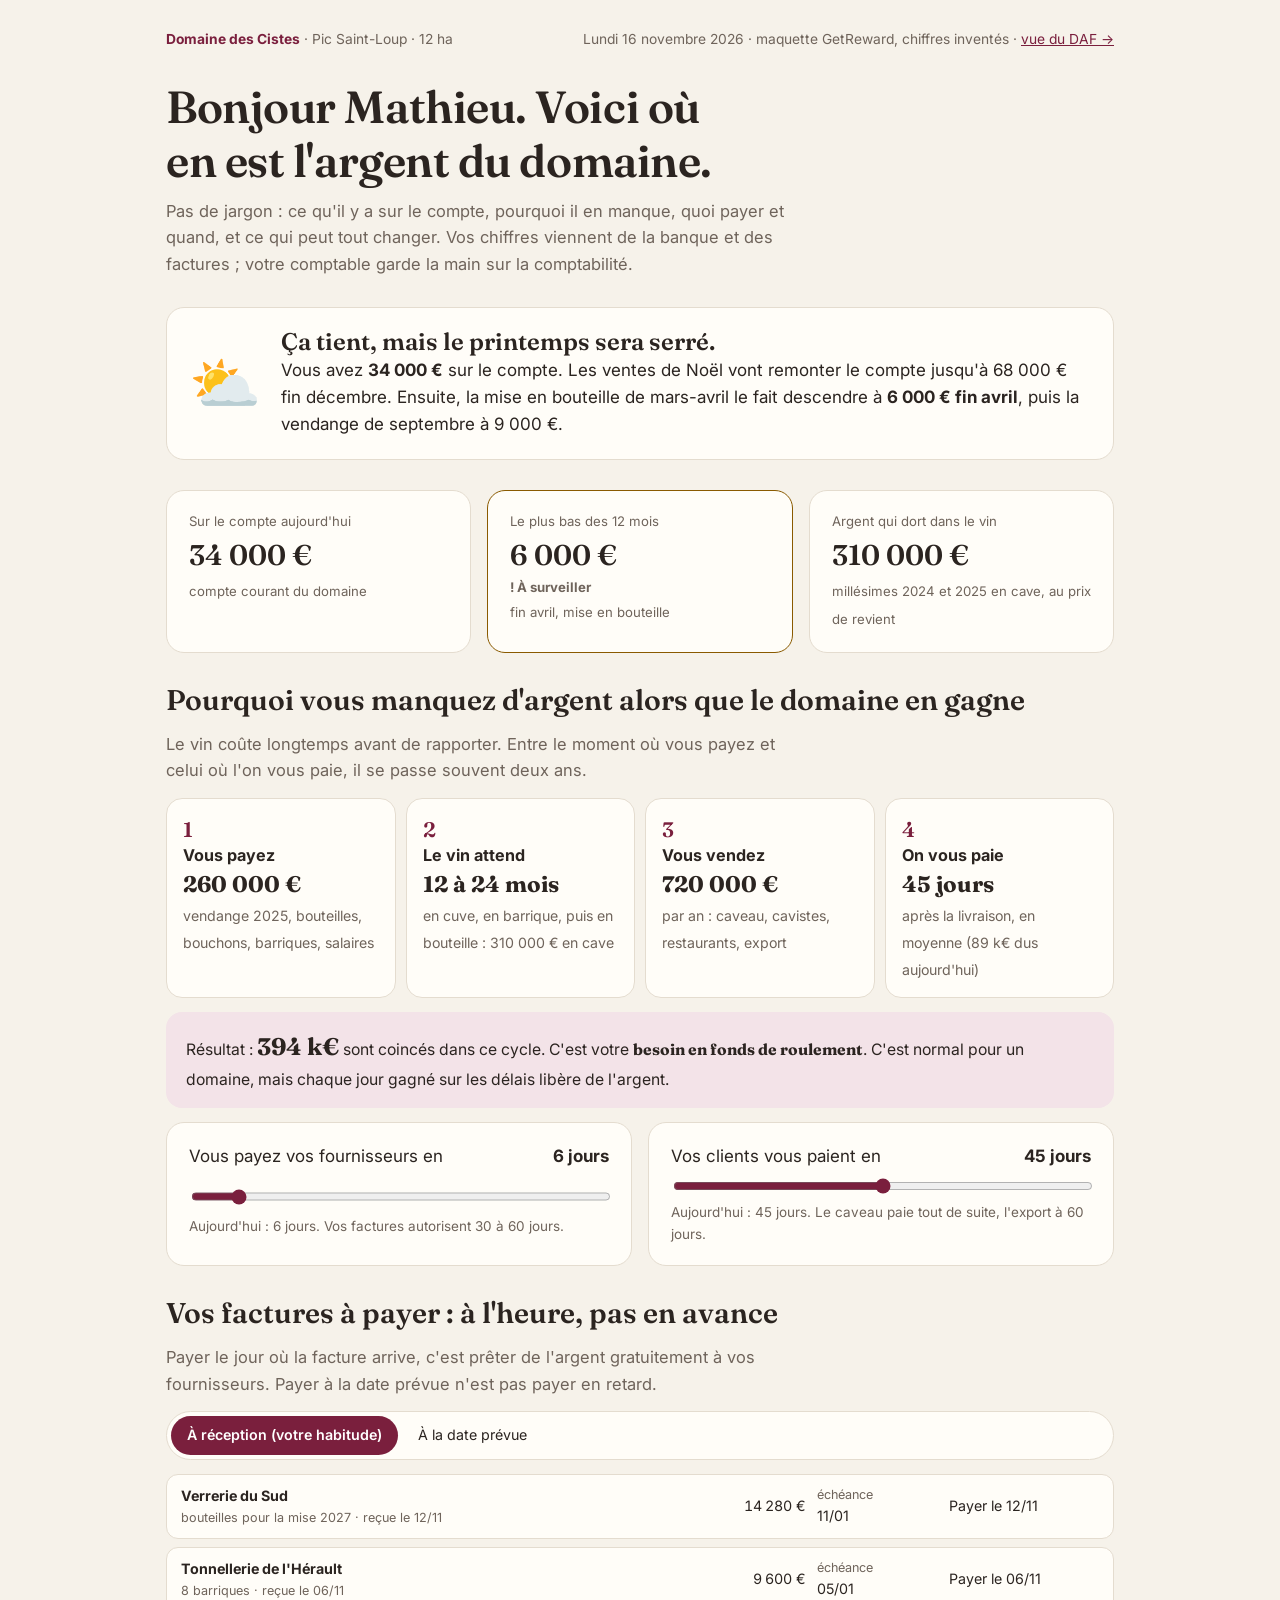
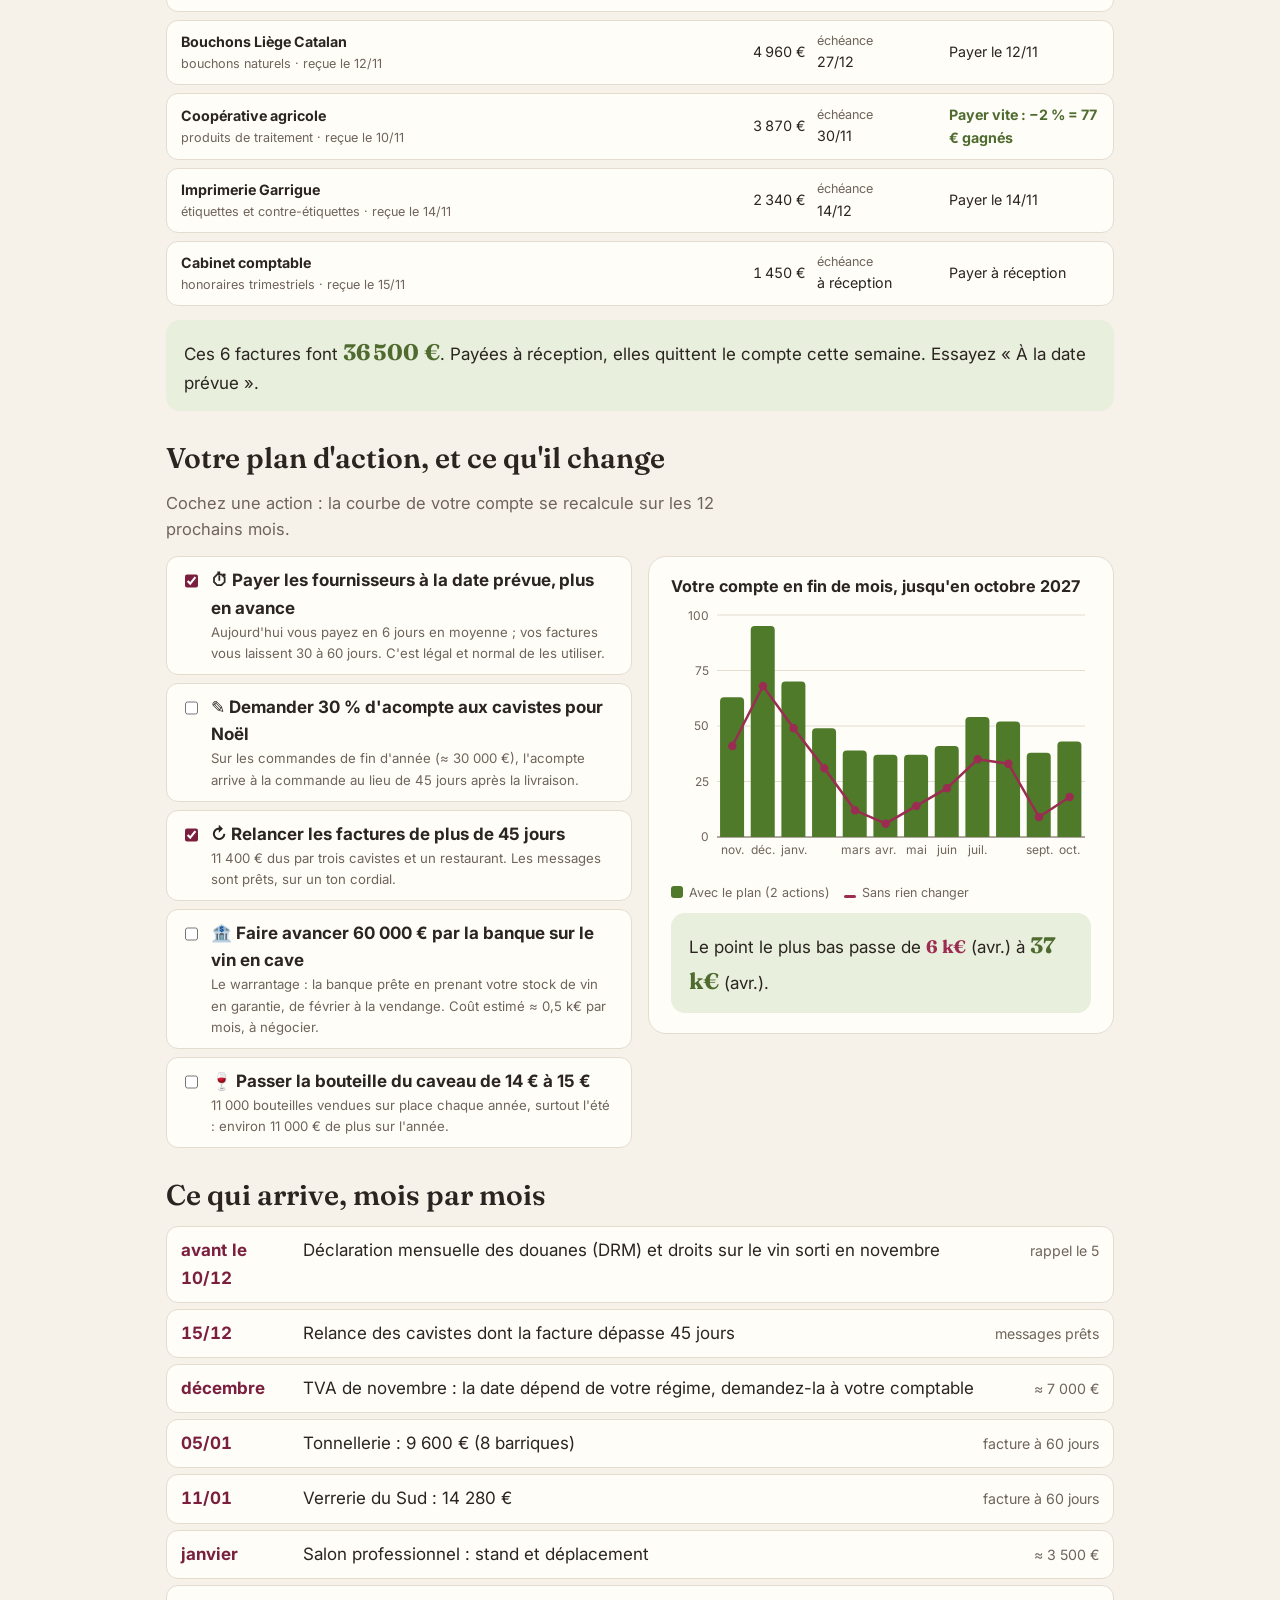
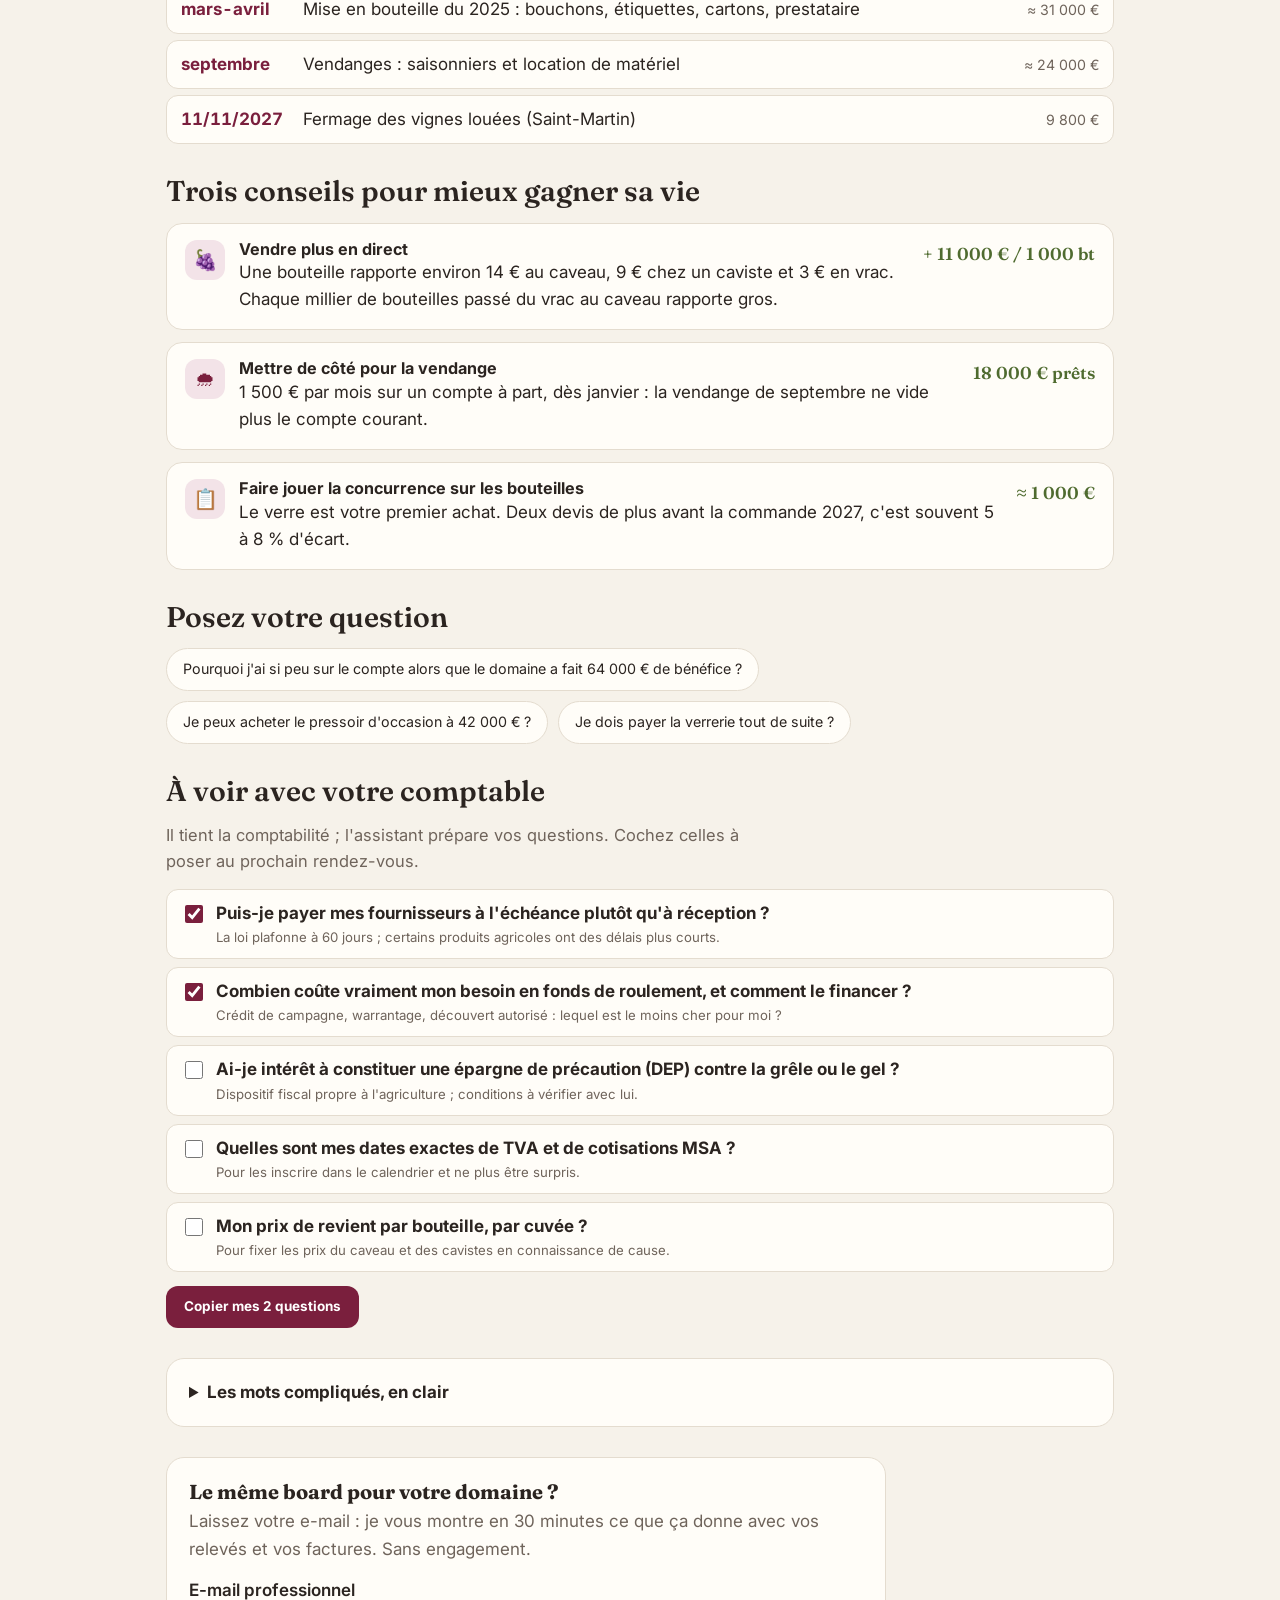
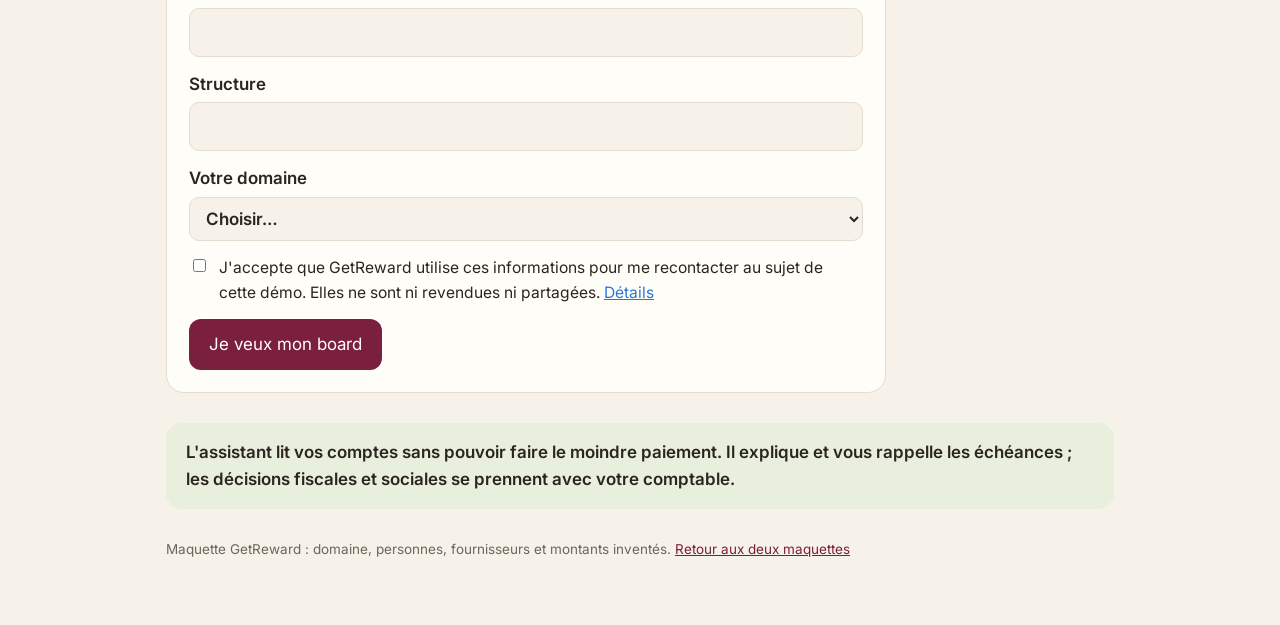
<file: demo/finance/vigneron/index.html>
<!DOCTYPE html><html lang="fr"><head><meta charSet="utf-8"/><meta name="viewport" content="width=device-width,initial-scale=1,viewport-fit=cover"/><meta name="viewport" content="width=device-width, initial-scale=1"/><link rel="stylesheet" href="/demo/finance/_next/static/css/fd62685541d1ae65.css" data-precedence="next"/><link rel="preload" as="script" fetchPriority="low" href="/demo/finance/_next/static/chunks/webpack-15590c4e617769a5.js"/><script src="/demo/finance/_next/static/chunks/fd9d1056-d365d4919d5d6712.js" async=""></script><script src="/demo/finance/_next/static/chunks/117-17d15fc5ec220482.js" async=""></script><script src="/demo/finance/_next/static/chunks/main-app-8f9fd477cbd4af1b.js" async=""></script><script src="/demo/finance/_next/static/chunks/427-79a533c58084970b.js" async=""></script><script src="/demo/finance/_next/static/chunks/app/vigneron/page-c4b6220195d665a0.js" async=""></script><link rel="preconnect" href="https://fonts.googleapis.com"/><title>Domaine des Cistes · GetReward</title><meta name="description" content="Maquettes jouables sur données fictives : cockpit DAF et board du vigneron."/><meta name="robots" content="noindex, nofollow"/><link rel="stylesheet" href="https://fonts.googleapis.com/css2?family=Inter:wght@400;500;600;700&amp;family=Space+Grotesk:wght@500;700&amp;family=Fraunces:opsz,wght@9..144,500;9..144,600&amp;display=swap"/><script src="/demo/finance/_next/static/chunks/polyfills-42372ed130431b0a.js" noModule=""></script></head><body><div class="vg"><div class="vg-wrap"><div class="top"><span><b>Domaine des Cistes</b> · Pic Saint-Loup · 12 ha</span><span>Lundi 16 novembre 2026 · maquette GetReward, chiffres inventés · <a href="/demo/finance/cockpit/" style="color:var(--v-wine)">vue du DAF →</a></span></div><header style="display:grid;gap:10px"><h1>Bonjour Mathieu. Voici où en est l&#x27;argent du domaine.</h1><p class="lead">Pas de jargon : ce qu&#x27;il y a sur le compte, pourquoi il en manque, quoi payer et quand, et ce qui peut tout changer. Vos chiffres viennent de la banque et des factures ; votre comptable garde la main sur la comptabilité.</p></header><section class="vcard weather" aria-label="Situation"><span class="big" aria-hidden="true">⛅</span><div style="flex:1;min-width:240px"><h2 style="font-size:1.6rem">Ça tient, mais le printemps sera serré.</h2><p>Vous avez <b>34 000 €</b> sur le compte. Les ventes de Noël vont remonter le compte jusqu&#x27;à 68 000 € fin décembre. Ensuite, la mise en bouteille de mars-avril le fait descendre à <b>6 000 € fin avril</b>, puis la vendange de septembre à 9 000 €.</p></div></section><div class="vgrid v3"><div class="vcard vstat"><span>Sur le compte aujourd&#x27;hui</span><b>34 000 €</b><small>compte courant du domaine</small></div><div class="vcard vstat warn"><span>Le plus bas des 12 mois</span><b>6 000 €</b><span class="flag">! À surveiller</span><small>fin avril, mise en bouteille</small></div><div class="vcard vstat"><span>Argent qui dort dans le vin</span><b>310 000 €</b><small>millésimes 2024 et 2025 en cave, au prix de revient</small></div></div><section style="display:grid;gap:14px"><h2>Pourquoi vous manquez d&#x27;argent alors que le domaine en gagne</h2><p class="lead">Le vin coûte longtemps avant de rapporter. Entre le moment où vous payez et celui où l&#x27;on vous paie, il se passe souvent deux ans.</p><div class="cycle"><div class="step"><span class="n">1</span><h3>Vous payez</h3><b class="k">260 000 €</b><small>vendange 2025, bouteilles, bouchons, barriques, salaires</small></div><div class="step"><span class="n">2</span><h3>Le vin attend</h3><b class="k">12 à 24 mois</b><small>en cuve, en barrique, puis en bouteille : 310 000 € en cave</small></div><div class="step"><span class="n">3</span><h3>Vous vendez</h3><b class="k">720 000 €</b><small>par an : caveau, cavistes, restaurants, export</small></div><div class="step"><span class="n">4</span><h3>On vous paie</h3><b class="k">45<!-- --> jours</b><small>après la livraison, en moyenne (<!-- -->89 k€<!-- --> dus aujourd&#x27;hui)</small></div></div><div class="bfr">Résultat : <b>394 k€</b> sont coincés dans ce cycle. C&#x27;est votre <b style="font-size:1em">besoin en fonds de roulement</b>. C&#x27;est normal pour un domaine, mais chaque jour gagné sur les délais libère de l&#x27;argent.</div><div class="vgrid v2"><label class="vcard vslider"><div><span>Vous payez vos fournisseurs en</span><b>6<!-- --> jours</b></div><input type="range" min="0" max="60" value="6"/><small class="vnote">Aujourd&#x27;hui : 6 jours. Vos factures autorisent 30 à 60 jours.</small></label><label class="vcard vslider"><div><span>Vos clients vous paient en</span><b>45<!-- --> jours</b></div><input type="range" min="0" max="90" value="45"/><small class="vnote">Aujourd&#x27;hui : 45 jours. Le caveau paie tout de suite, l&#x27;export à 60 jours.</small></label></div></section><section style="display:grid;gap:14px"><h2>Vos factures à payer : à l&#x27;heure, pas en avance</h2><p class="lead">Payer le jour où la facture arrive, c&#x27;est prêter de l&#x27;argent gratuitement à vos fournisseurs. Payer à la date prévue n&#x27;est pas payer en retard.</p><div class="toggle" role="group" aria-label="Quand payer"><button aria-pressed="true">À réception (votre habitude)</button><button aria-pressed="false">À la date prévue</button></div><div class="inv"><div class="invrow"><div><b>Verrerie du Sud</b><small>bouteilles pour la mise 2027<!-- --> · reçue le <!-- -->12/11</small></div><div class="r">14 280 €</div><div class="hide"><small>échéance</small>11/01</div><div><span>Payer le 12/11</span></div></div><div class="invrow"><div><b>Tonnellerie de l&#x27;Hérault</b><small>8 barriques<!-- --> · reçue le <!-- -->06/11</small></div><div class="r">9 600 €</div><div class="hide"><small>échéance</small>05/01</div><div><span>Payer le 06/11</span></div></div><div class="invrow"><div><b>Bouchons Liège Catalan</b><small>bouchons naturels<!-- --> · reçue le <!-- -->12/11</small></div><div class="r">4 960 €</div><div class="hide"><small>échéance</small>27/12</div><div><span>Payer le 12/11</span></div></div><div class="invrow"><div><b>Coopérative agricole</b><small>produits de traitement<!-- --> · reçue le <!-- -->10/11</small></div><div class="r">3 870 €</div><div class="hide"><small>échéance</small>30/11</div><div><span style="color:var(--v-leaf);font-weight:700">Payer vite : −<!-- -->2<!-- --> % = <!-- -->77 €<!-- --> gagnés</span></div></div><div class="invrow"><div><b>Imprimerie Garrigue</b><small>étiquettes et contre-étiquettes<!-- --> · reçue le <!-- -->14/11</small></div><div class="r">2 340 €</div><div class="hide"><small>échéance</small>14/12</div><div><span>Payer le 14/11</span></div></div><div class="invrow"><div><b>Cabinet comptable</b><small>honoraires trimestriels<!-- --> · reçue le <!-- -->15/11</small></div><div class="r">1 450 €</div><div class="hide"><small>échéance</small>à réception</div><div><span>Payer à réception</span></div></div></div><div class="gain">Ces 6 factures font <b>36 500 €</b>. Payées à réception, elles quittent le compte cette semaine. Essayez « À la date prévue ».</div></section><section style="display:grid;gap:14px"><h2>Votre plan d&#x27;action, et ce qu&#x27;il change</h2><p class="lead">Cochez une action : la courbe de votre compte se recalcule sur les 12 prochains mois.</p><div class="vgrid v2" style="align-items:start"><div class="compta"><label><input type="checkbox" checked=""/><span><b>⏱<!-- --> <!-- -->Payer les fournisseurs à la date prévue, plus en avance</b><small>Aujourd&#x27;hui vous payez en 6 jours en moyenne ; vos factures vous laissent 30 à 60 jours. C&#x27;est légal et normal de les utiliser.</small></span></label><label><input type="checkbox"/><span><b>✎<!-- --> <!-- -->Demander 30 % d&#x27;acompte aux cavistes pour Noël</b><small>Sur les commandes de fin d&#x27;année (≈ 30 000 €), l&#x27;acompte arrive à la commande au lieu de 45 jours après la livraison.</small></span></label><label><input type="checkbox" checked=""/><span><b>↻<!-- --> <!-- -->Relancer les factures de plus de 45 jours</b><small>11 400 € dus par trois cavistes et un restaurant. Les messages sont prêts, sur un ton cordial.</small></span></label><label><input type="checkbox"/><span><b>🏦<!-- --> <!-- -->Faire avancer 60 000 € par la banque sur le vin en cave</b><small>Le warrantage : la banque prête en prenant votre stock de vin en garantie, de février à la vendange. Coût estimé ≈ 0,5 k€ par mois, à négocier.</small></span></label><label><input type="checkbox"/><span><b>🍷<!-- --> <!-- -->Passer la bouteille du caveau de 14 € à 15 €</b><small>11 000 bouteilles vendues sur place chaque année, surtout l&#x27;été : environ 11 000 € de plus sur l&#x27;année.</small></span></label></div><div class="vcard" style="display:grid;gap:10px"><h3>Votre compte en fin de mois, jusqu&#x27;en octobre 2027</h3><div style="height:260px"><div class="recharts-responsive-container" style="width:100%;height:100%;min-width:0"></div></div><div class="legend" style="color:var(--v-muted)"><span><i style="background:var(--vc2)"></i>Avec le plan (<!-- -->2<!-- --> action<!-- -->s<!-- -->)</span><span><i style="background:var(--vc1);height:3px"></i>Sans rien changer</span></div><div class="gain">Le point le plus bas passe de <b style="font-size:1.2rem;color:var(--vc1)">6 k€</b> (<!-- -->avr.<!-- -->) à <b>37 k€</b> (<!-- -->avr.<!-- -->).</div></div></div></section><section style="display:grid;gap:14px"><h2>Ce qui arrive, mois par mois</h2><div class="cal"><div class="calrow"><span class="d">avant le 10/12</span><span>Déclaration mensuelle des douanes (DRM) et droits sur le vin sorti en novembre</span><small>rappel le 5</small></div><div class="calrow"><span class="d">15/12</span><span>Relance des cavistes dont la facture dépasse 45 jours</span><small>messages prêts</small></div><div class="calrow"><span class="d">décembre</span><span>TVA de novembre : la date dépend de votre régime, demandez-la à votre comptable</span><small>≈ 7 000 €</small></div><div class="calrow"><span class="d">05/01</span><span>Tonnellerie : 9 600 € (8 barriques)</span><small>facture à 60 jours</small></div><div class="calrow"><span class="d">11/01</span><span>Verrerie du Sud : 14 280 €</span><small>facture à 60 jours</small></div><div class="calrow"><span class="d">janvier</span><span>Salon professionnel : stand et déplacement</span><small>≈ 3 500 €</small></div><div class="calrow"><span class="d">mars-avril</span><span>Mise en bouteille du 2025 : bouchons, étiquettes, cartons, prestataire</span><small>≈ 31 000 €</small></div><div class="calrow"><span class="d">septembre</span><span>Vendanges : saisonniers et location de matériel</span><small>≈ 24 000 €</small></div><div class="calrow"><span class="d">11/11/2027</span><span>Fermage des vignes louées (Saint-Martin)</span><small>9 800 €</small></div></div></section><section style="display:grid;gap:14px"><h2>Trois conseils pour mieux gagner sa vie</h2><div class="tips"><div class="tipc"><span class="i" aria-hidden="true">🍇</span><div><h3>Vendre plus en direct</h3><p>Une bouteille rapporte environ 14 € au caveau, 9 € chez un caviste et 3 € en vrac. Chaque millier de bouteilles passé du vrac au caveau rapporte gros.</p></div><span class="eur">+ 11 000 € / 1 000 bt</span></div><div class="tipc"><span class="i" aria-hidden="true">🌧</span><div><h3>Mettre de côté pour la vendange</h3><p>1 500 € par mois sur un compte à part, dès janvier : la vendange de septembre ne vide plus le compte courant.</p></div><span class="eur">18 000 € prêts</span></div><div class="tipc"><span class="i" aria-hidden="true">📋</span><div><h3>Faire jouer la concurrence sur les bouteilles</h3><p>Le verre est votre premier achat. Deux devis de plus avant la commande 2027, c&#x27;est souvent 5 à 8 % d&#x27;écart.</p></div><span class="eur">≈ 1 000 €</span></div></div></section><section style="display:grid;gap:14px"><h2>Posez votre question</h2><div class="vq"><button aria-pressed="false">Pourquoi j&#x27;ai si peu sur le compte alors que le domaine a fait 64 000 € de bénéfice ?</button><button aria-pressed="false">Je peux acheter le pressoir d&#x27;occasion à 42 000 € ?</button><button aria-pressed="false">Je dois payer la verrerie tout de suite ?</button></div></section><section style="display:grid;gap:14px"><h2>À voir avec votre comptable</h2><p class="lead">Il tient la comptabilité ; l&#x27;assistant prépare vos questions. Cochez celles à poser au prochain rendez-vous.</p><div class="compta"><label><input type="checkbox" checked=""/><span><b>Puis-je payer mes fournisseurs à l&#x27;échéance plutôt qu&#x27;à réception ?</b><small>La loi plafonne à 60 jours ; certains produits agricoles ont des délais plus courts.</small></span></label><label><input type="checkbox" checked=""/><span><b>Combien coûte vraiment mon besoin en fonds de roulement, et comment le financer ?</b><small>Crédit de campagne, warrantage, découvert autorisé : lequel est le moins cher pour moi ?</small></span></label><label><input type="checkbox"/><span><b>Ai-je intérêt à constituer une épargne de précaution (DEP) contre la grêle ou le gel ?</b><small>Dispositif fiscal propre à l&#x27;agriculture ; conditions à vérifier avec lui.</small></span></label><label><input type="checkbox"/><span><b>Quelles sont mes dates exactes de TVA et de cotisations MSA ?</b><small>Pour les inscrire dans le calendrier et ne plus être surpris.</small></span></label><label><input type="checkbox"/><span><b>Mon prix de revient par bouteille, par cuvée ?</b><small>Pour fixer les prix du caveau et des cavistes en connaissance de cause.</small></span></label></div><div class="switch"><button class="btn" style="background:var(--v-wine);color:#fff;border:0;border-radius:12px;padding:10px 18px;font-weight:700;cursor:pointer">Copier mes <!-- -->2<!-- --> questions</button></div></section><details class="vcard gloss"><summary>Les mots compliqués, en clair</summary><dl><dt>Trésorerie</dt><dd>L&#x27;argent réellement disponible sur vos comptes, aujourd&#x27;hui et dans les mois qui viennent.</dd><dt>Besoin en fonds de roulement</dt><dd>L&#x27;argent coincé entre ce que vous avez payé (vigne, vin en cave) et ce que vos clients ne vous ont pas encore payé.</dd><dt>Échéance</dt><dd>La date à laquelle une facture doit être payée. Avant, c&#x27;est en avance ; après, c&#x27;est en retard.</dd><dt>Escompte</dt><dd>Une remise accordée par un fournisseur si vous le payez plus tôt que prévu.</dd><dt>Warrantage</dt><dd>Un prêt de la banque garanti par votre stock de vin, remboursé quand le vin est vendu.</dd></dl></details><form noValidate="" style="background:var(--v-surface);border:1px solid var(--v-line);border-radius:18px;padding:22px 22px;display:grid;gap:14px;max-width:720px"><div><h3 style="font-size:1.35rem;font-family:var(--serif)">Le même board pour votre domaine ?</h3><p style="color:var(--v-muted);margin-top:4px">Laissez votre e-mail : je vous montre en 30 minutes ce que ça donne avec vos relevés et vos factures. Sans engagement.</p></div><div style="position:absolute;left:-9999px" aria-hidden="true"><label>Ne pas remplir <input type="text" tabindex="-1" autoComplete="off" name="site"/></label></div><label style="display:grid;gap:4px;font-weight:600">E-mail professionnel<input style="font:inherit;padding:10px 12px;border-radius:10px;border:1px solid var(--v-line);background:var(--v-bg);color:inherit;width:100%" type="email" autoComplete="email" required="" name="email"/></label><label style="display:grid;gap:4px;font-weight:600">Structure<input style="font:inherit;padding:10px 12px;border-radius:10px;border:1px solid var(--v-line);background:var(--v-bg);color:inherit;width:100%" type="text" autoComplete="organization" required="" name="structure"/></label><label style="display:grid;gap:4px;font-weight:600">Votre domaine<select style="font:inherit;padding:10px 12px;border-radius:10px;border:1px solid var(--v-line);background:var(--v-bg);color:inherit;width:100%" name="volume" required=""><option value="" selected="">Choisir…</option><option>Moins de 10 ha</option><option>10 à 30 ha</option><option>Plus de 30 ha</option><option>Cave coopérative ou négoce</option><option>Je conseille des domaines</option></select></label><label style="display:flex;gap:10px;align-items:flex-start;font-size:.92em"><input type="checkbox" required="" style="margin-top:4px" name="accord" value="oui"/><span>J&#x27;accepte que GetReward utilise ces informations pour me recontacter au sujet de cette démo. Elles ne sont ni revendues ni partagées. <a href="/mentions-legales/">Détails</a></span></label><button type="submit" style="border:0;border-radius:12px;padding:12px 20px;font-weight:700;cursor:pointer;color:#fff;background:var(--v-wine);justify-self:start;font:inherit">Je veux mon board</button></form><p class="vsafe">L&#x27;assistant lit vos comptes sans pouvoir faire le moindre paiement. Il explique et vous rappelle les échéances ; les décisions fiscales et sociales se prennent avec votre comptable.</p><p class="vnote">Maquette GetReward : domaine, personnes, fournisseurs et montants inventés. <a href="/demo/finance/" style="color:var(--v-wine)">Retour aux deux maquettes</a></p></div></div><script src="/demo/finance/_next/static/chunks/webpack-15590c4e617769a5.js" async=""></script><script>(self.__next_f=self.__next_f||[]).push([0]);self.__next_f.push([2,null])</script><script>self.__next_f.push([1,"1:HL[\"/demo/finance/_next/static/css/fd62685541d1ae65.css\",\"style\"]\n"])</script><script>self.__next_f.push([1,"2:I[2846,[],\"\"]\n4:I[6446,[\"427\",\"static/chunks/427-79a533c58084970b.js\",\"821\",\"static/chunks/app/vigneron/page-c4b6220195d665a0.js\"],\"default\"]\n5:I[4707,[],\"\"]\n6:I[6423,[],\"\"]\n8:I[1060,[],\"\"]\n9:[]\n"])</script><script>self.__next_f.push([1,"0:[\"$\",\"$L2\",null,{\"buildId\":\"S5bQGBR7rWfJs-dhEy17h\",\"assetPrefix\":\"/demo/finance\",\"urlParts\":[\"\",\"vigneron\",\"\"],\"initialTree\":[\"\",{\"children\":[\"vigneron\",{\"children\":[\"__PAGE__\",{}]}]},\"$undefined\",\"$undefined\",true],\"initialSeedData\":[\"\",{\"children\":[\"vigneron\",{\"children\":[\"__PAGE__\",{},[[\"$L3\",[\"$\",\"$L4\",null,{}],null],null],null]},[null,[\"$\",\"$L5\",null,{\"parallelRouterKey\":\"children\",\"segmentPath\":[\"children\",\"vigneron\",\"children\"],\"error\":\"$undefined\",\"errorStyles\":\"$undefined\",\"errorScripts\":\"$undefined\",\"template\":[\"$\",\"$L6\",null,{}],\"templateStyles\":\"$undefined\",\"templateScripts\":\"$undefined\",\"notFound\":\"$undefined\",\"notFoundStyles\":\"$undefined\"}]],null]},[[[[\"$\",\"link\",\"0\",{\"rel\":\"stylesheet\",\"href\":\"/demo/finance/_next/static/css/fd62685541d1ae65.css\",\"precedence\":\"next\",\"crossOrigin\":\"$undefined\"}]],[\"$\",\"html\",null,{\"lang\":\"fr\",\"children\":[[\"$\",\"head\",null,{\"children\":[[\"$\",\"meta\",null,{\"name\":\"viewport\",\"content\":\"width=device-width,initial-scale=1,viewport-fit=cover\"}],[\"$\",\"link\",null,{\"rel\":\"preconnect\",\"href\":\"https://fonts.googleapis.com\"}],[\"$\",\"link\",null,{\"rel\":\"stylesheet\",\"href\":\"https://fonts.googleapis.com/css2?family=Inter:wght@400;500;600;700\u0026family=Space+Grotesk:wght@500;700\u0026family=Fraunces:opsz,wght@9..144,500;9..144,600\u0026display=swap\"}]]}],[\"$\",\"body\",null,{\"children\":[\"$\",\"$L5\",null,{\"parallelRouterKey\":\"children\",\"segmentPath\":[\"children\"],\"error\":\"$undefined\",\"errorStyles\":\"$undefined\",\"errorScripts\":\"$undefined\",\"template\":[\"$\",\"$L6\",null,{}],\"templateStyles\":\"$undefined\",\"templateScripts\":\"$undefined\",\"notFound\":[[\"$\",\"title\",null,{\"children\":\"404: This page could not be found.\"}],[\"$\",\"div\",null,{\"style\":{\"fontFamily\":\"system-ui,\\\"Segoe UI\\\",Roboto,Helvetica,Arial,sans-serif,\\\"Apple Color Emoji\\\",\\\"Segoe UI Emoji\\\"\",\"height\":\"100vh\",\"textAlign\":\"center\",\"display\":\"flex\",\"flexDirection\":\"column\",\"alignItems\":\"center\",\"justifyContent\":\"center\"},\"children\":[\"$\",\"div\",null,{\"children\":[[\"$\",\"style\",null,{\"dangerouslySetInnerHTML\":{\"__html\":\"body{color:#000;background:#fff;margin:0}.next-error-h1{border-right:1px solid rgba(0,0,0,.3)}@media (prefers-color-scheme:dark){body{color:#fff;background:#000}.next-error-h1{border-right:1px solid rgba(255,255,255,.3)}}\"}}],[\"$\",\"h1\",null,{\"className\":\"next-error-h1\",\"style\":{\"display\":\"inline-block\",\"margin\":\"0 20px 0 0\",\"padding\":\"0 23px 0 0\",\"fontSize\":24,\"fontWeight\":500,\"verticalAlign\":\"top\",\"lineHeight\":\"49px\"},\"children\":\"404\"}],[\"$\",\"div\",null,{\"style\":{\"display\":\"inline-block\"},\"children\":[\"$\",\"h2\",null,{\"style\":{\"fontSize\":14,\"fontWeight\":400,\"lineHeight\":\"49px\",\"margin\":0},\"children\":\"This page could not be found.\"}]}]]}]}]],\"notFoundStyles\":[]}]}]]}]],null],null],\"couldBeIntercepted\":false,\"initialHead\":[null,\"$L7\"],\"globalErrorComponent\":\"$8\",\"missingSlots\":\"$W9\"}]\n"])</script><script>self.__next_f.push([1,"7:[[\"$\",\"meta\",\"0\",{\"name\":\"viewport\",\"content\":\"width=device-width, initial-scale=1\"}],[\"$\",\"meta\",\"1\",{\"charSet\":\"utf-8\"}],[\"$\",\"title\",\"2\",{\"children\":\"Domaine des Cistes · GetReward\"}],[\"$\",\"meta\",\"3\",{\"name\":\"description\",\"content\":\"Maquettes jouables sur données fictives : cockpit DAF et board du vigneron.\"}],[\"$\",\"meta\",\"4\",{\"name\":\"robots\",\"content\":\"noindex, nofollow\"}]]\n3:null\n"])</script></body></html>
</file>
<file: demo/themes/avocat.css>
/* Thème avocat : sérieux, institutionnel. Bleu nuit, filet or, titres à empattements, angles nets. */
@import url("https://fonts.googleapis.com/css2?family=Libre+Baskerville:wght@400;700&family=Source+Sans+3:wght@400;600;700&display=swap");
@import url("_commun.css?v=20261114");
:root{--bg:#f5f3ee;--surface:#fffefb;--ink:#161b26;--muted:#555c6a;--line:#d8d2c4;--accent:#1c2d4f;--accent-soft:#e6e9f0;--on-accent:#fff;
--gold:#9c7a3c;--ok-soft:#e5ede3;--warn-soft:#f6eedc;
--font-title:"Libre Baskerville",Georgia,serif;--font-text:"Source Sans 3","Segoe UI",system-ui,sans-serif;--title-weight:700;--title-spacing:0;
--r-lg:6px;--r-md:4px;--r-sm:3px;--r-btn:3px;--bw:1px;--btn-spacing:.03em;color-scheme:light}
@media (prefers-color-scheme: dark){:root:not([data-theme="light"]){--bg:#0f131b;--surface:#161c27;--ink:#e9e6df;--muted:#a3a9b4;--line:#2b3242;
--accent:#a9bde3;--accent-soft:#1e2a40;--on-accent:#0f131b;--gold:#cfae6e;--ok-soft:#1f3320;--warn-soft:#382c12;color-scheme:dark}}
:root[data-theme="dark"]{--bg:#0f131b;--surface:#161c27;--ink:#e9e6df;--muted:#a3a9b4;--line:#2b3242;
--accent:#a9bde3;--accent-soft:#1e2a40;--on-accent:#0f131b;--gold:#cfae6e;--ok-soft:#1f3320;--warn-soft:#382c12;color-scheme:dark}
h1{font-size:clamp(1.8rem,5vw,2.8rem);line-height:1.2}
.top{border-bottom:1px solid var(--gold);padding-bottom:12px}
.tag{font-size:.8rem;text-transform:uppercase;letter-spacing:.12em}
.safe{background:transparent;border:1px solid var(--line);border-left:4px solid var(--gold);font-weight:400;font-style:italic}
h2,.step h3{color:var(--accent)}
.cmp b{font-family:var(--font-title)}
</file>
<file: demo/themes/courtier.css>
/* Thème courtier en crédits : l'achat d'une maison, confiance et chaleur. Terre cuite, encre bleue, sans-serif géométrique. */
@import url("https://fonts.googleapis.com/css2?family=Manrope:wght@600;700;800&family=Inter:wght@400;600;700&display=swap");
@import url("_commun.css?v=20261114");
:root{--bg:#f7f2ec;--surface:#fffdfa;--ink:#16233b;--muted:#566175;--line:#e4d9cc;--accent:#a8481f;--accent-soft:#f7e3d6;--on-accent:#fff;
--ok-soft:#e3f0e1;--warn-soft:#fbefd2;
--font-title:"Manrope","Segoe UI",system-ui,sans-serif;--font-text:"Inter","Segoe UI",system-ui,sans-serif;--title-weight:800;--title-spacing:-.02em;
--r-lg:16px;--r-md:12px;--r-sm:10px;--r-btn:12px;--bw:2px;color-scheme:light}
@media (prefers-color-scheme: dark){:root:not([data-theme="light"]){--bg:#13161d;--surface:#1b2029;--ink:#ece8e2;--muted:#a3abb8;--line:#2d3440;
--accent:#f0956a;--accent-soft:#3a251b;--on-accent:#1b120d;--ok-soft:#1f3320;--warn-soft:#382c12;color-scheme:dark}}
:root[data-theme="dark"]{--bg:#13161d;--surface:#1b2029;--ink:#ece8e2;--muted:#a3abb8;--line:#2d3440;
--accent:#f0956a;--accent-soft:#3a251b;--on-accent:#1b120d;--ok-soft:#1f3320;--warn-soft:#382c12;color-scheme:dark}
.brand::before{content:"⌂ "}
h2{color:var(--ink)}
.cmp b{font-family:var(--font-title)}
</file>
<file: demo/demo.css>
/* Pages de démo getreward.pro/demo/* : style commun (mêmes couleurs que la démo courtier) */
:root{--bg:#f4f1ea;--surface:#fffdf8;--ink:#17222a;--muted:#5a6670;--line:#ddd8cc;--accent:#0f5c63;--accent-soft:#dcebea;
--on-accent:#fff;--ok:#2e6b2a;--ok-soft:#e3f0e1;--warn:#8a5a00;--warn-soft:#fbefd2;--bad:#a3301b;--bad-soft:#f8e1dc;
--s1:#008a9e;--s2:#8a4fd0;--grid:#e8e3d8;color-scheme:light}
@media (prefers-color-scheme: dark){:root:not([data-theme="light"]){--bg:#10171c;--surface:#172129;--ink:#e4eaec;--muted:#9aa8b0;
--line:#2b3841;--accent:#6cc3c8;--accent-soft:#1d3539;--on-accent:#0d1a1d;--ok:#8fd18a;--ok-soft:#1f3320;--warn:#f0c46a;
--warn-soft:#382c12;--bad:#f19a85;--bad-soft:#3a1f1a;--s1:#10a3ad;--s2:#9a78e6;--grid:#24313a;color-scheme:dark}}
:root[data-theme="dark"]{--bg:#10171c;--surface:#172129;--ink:#e4eaec;--muted:#9aa8b0;--line:#2b3841;--accent:#6cc3c8;
--accent-soft:#1d3539;--on-accent:#0d1a1d;--ok:#8fd18a;--ok-soft:#1f3320;--warn:#f0c46a;--warn-soft:#382c12;--bad:#f19a85;
--bad-soft:#3a1f1a;--s1:#10a3ad;--s2:#9a78e6;--grid:#24313a;color-scheme:dark}
*{box-sizing:border-box}
[hidden]{display:none!important}
html{overflow-x:hidden}
body{margin:0;background:var(--bg);color:var(--ink);font-family:"Segoe UI",system-ui,-apple-system,Roboto,Arial,sans-serif;font-size:18px;line-height:1.55;-webkit-font-smoothing:antialiased}
h1,h2,h3{line-height:1.12;margin:0;text-wrap:balance;letter-spacing:-.01em}
p{margin:0}
a{color:inherit}
.band{padding:clamp(32px,5vw,64px) max(16px,env(safe-area-inset-right,0px)) clamp(32px,5vw,64px) max(16px,env(safe-area-inset-left,0px))}
.wrap{max-width:1040px;margin-inline:auto;display:grid;grid-template-columns:minmax(0,1fr);gap:clamp(18px,3vw,28px);min-width:0}
.wrap>*,.detail>*,.cols>*{min-width:0}
.detail{grid-template-columns:minmax(0,1fr)}
.top{display:flex;justify-content:space-between;align-items:center;gap:12px;flex-wrap:wrap;font-size:.95rem}
.brand{font-weight:800;color:var(--accent);text-decoration:none;font-size:1.15rem}
.tag{color:var(--muted)}
h1{font-size:clamp(2rem,6vw,3.2rem);font-weight:800}
h2{font-size:clamp(1.4rem,3.6vw,2rem)}
.sub{color:var(--muted);font-size:1.12rem;max-width:64ch}
.cta{justify-self:start;display:inline-block;background:var(--accent);color:var(--on-accent);font-weight:700;font-size:1.05rem;
text-decoration:none;border-radius:14px;padding:14px 24px;border:0;cursor:pointer;font-family:inherit}
.cta:hover{filter:brightness(1.08)}
.note{font-size:.92rem;color:var(--muted)}
.safe{background:var(--accent-soft);border-radius:18px;padding:18px 22px;font-weight:600}
.card{background:var(--surface);border:2px solid var(--line);border-radius:20px;padding:20px 22px;min-width:0}

/* États : toujours une icône et un libellé, jamais la couleur seule */
.pill{display:inline-flex;align-items:center;gap:6px;border-radius:999px;padding:3px 11px;font-size:.85rem;font-weight:700;white-space:nowrap}
.pill.ok{background:var(--ok-soft);color:var(--ok)}
.pill.warn{background:var(--warn-soft);color:var(--warn)}
.pill.bad{background:var(--bad-soft);color:var(--bad)}

/* Portefeuille */
.tablewrap{overflow-x:auto;border:2px solid var(--line);border-radius:20px;background:var(--surface)}
table{border-collapse:collapse;width:100%;font-size:.97rem}
th,td{padding:12px 14px;text-align:left;border-bottom:1px solid var(--line);white-space:nowrap}
th{font-size:.82rem;text-transform:uppercase;letter-spacing:.04em;color:var(--muted);font-weight:700}
td.num,th.num{text-align:right;font-variant-numeric:tabular-nums}
tbody tr:last-child td{border-bottom:0}
.pf tbody tr{cursor:pointer}
.pf tbody tr:hover{background:var(--accent-soft)}
.pf tbody tr[aria-selected="true"]{background:var(--accent-soft);box-shadow:inset 4px 0 0 var(--accent)}
.pf td:first-child b{display:block}
.pf td:first-child span{font-size:.85rem;color:var(--muted)}
.pf button{all:unset;cursor:pointer}
.pf button:focus-visible{outline:3px solid var(--accent);outline-offset:3px;border-radius:4px}

/* Fiche détaillée */
.detail{display:grid;gap:18px}
.dhead{display:flex;justify-content:space-between;align-items:flex-end;gap:12px;flex-wrap:wrap}
.dhead p{color:var(--muted)}
.kpis{display:grid;grid-template-columns:repeat(auto-fit,minmax(150px,1fr));gap:12px}
.kpi{background:var(--surface);border:2px solid var(--line);border-radius:16px;padding:14px 16px;min-width:0}
.kpi span{display:block;font-size:.85rem;color:var(--muted)}
.kpi b{display:block;font-size:1.6rem;line-height:1.15;font-variant-numeric:tabular-nums}
.kpi small{display:block;font-size:.85rem;color:var(--muted);margin-top:4px}
.kpi.bad{border-color:var(--bad)} .kpi.warn{border-color:var(--warn)}
.kpi .flag{font-weight:700;font-size:.8rem}
.kpi.bad .flag{color:var(--bad)} .kpi.warn .flag{color:var(--warn)}
.chartcard h3{font-size:1.1rem;margin-bottom:4px}
.chartcard>p{color:var(--muted);font-size:.95rem}
.chart{position:relative;margin-top:10px}
.chart svg{display:block;width:100%;height:auto;overflow:visible}
.chart text{font-family:inherit;fill:var(--muted);font-size:12px}
.tip{position:absolute;pointer-events:none;background:var(--surface);border:2px solid var(--line);border-radius:12px;padding:8px 10px;
font-size:.85rem;line-height:1.35;box-shadow:0 6px 18px rgba(0,0,0,.12);white-space:nowrap;transform:translate(-50%,-110%)}
.tip i{display:inline-block;width:10px;height:3px;border-radius:2px;vertical-align:middle;margin-right:6px}
.legend{display:flex;gap:18px;flex-wrap:wrap;font-size:.88rem;color:var(--muted);margin-top:8px}
.legend i{display:inline-block;width:18px;height:0;border-top:3px solid;vertical-align:middle;margin-right:6px}
.scen{display:flex;gap:10px;align-items:flex-start;margin-top:14px;font-size:.97rem;cursor:pointer}
.scen input{width:20px;height:20px;margin-top:3px;accent-color:var(--s2)}
.scen small{display:block;color:var(--muted)}
details{font-size:.92rem;margin-top:10px}
details summary{cursor:pointer;color:var(--muted)}
details table{margin-top:8px;font-size:.88rem}
.cols{display:grid;grid-template-columns:1.1fr 1fr;gap:18px}
@media(max-width:820px){.cols{grid-template-columns:1fr}}
.alerts{display:grid;gap:12px}
.alert{border-radius:16px;padding:14px 16px;border-left:6px solid}
.alert.bad{background:var(--bad-soft);border-color:var(--bad)}
.alert.warn{background:var(--warn-soft);border-color:var(--warn)}
.alert.ok{background:var(--ok-soft);border-color:var(--ok)}
.alert b{display:block}
.alert p{font-size:.95rem}
.mot{background:var(--surface);border:2px dashed var(--line);border-radius:18px;padding:18px 20px;font-size:.98rem}
.mot h3{font-size:1.05rem;margin-bottom:8px}
.mot p+p{margin-top:8px}
.mot .sig{color:var(--muted);font-size:.88rem;margin-top:10px}

/* Formulaire */
form{background:var(--surface);border:2px solid var(--line);border-radius:22px;padding:24px 22px;display:grid;gap:16px;max-width:720px}
label{display:grid;gap:6px;font-weight:600}
input,select,textarea{font:inherit;font-weight:400;padding:12px 14px;border-radius:12px;border:2px solid var(--line);background:var(--bg);color:var(--ink);width:100%}
input:focus,select:focus,textarea:focus{outline:3px solid var(--accent);outline-offset:1px}
.hp{position:absolute;left:-9999px}
.consent{display:flex;gap:10px;align-items:flex-start;font-weight:400;font-size:.95rem}
.consent input{width:auto;margin-top:4px}
.err{color:var(--bad);font-weight:600}
.thanks{background:var(--ok-soft);border-radius:22px;padding:24px;max-width:720px}
footer{text-align:center;font-size:.9rem;color:var(--muted);padding:24px 16px 40px}
</file>
<file: demo/themes/creche.css>
/* Thème micro-crèche : doux et enfantin. Crème, corail, menthe et ciel ; titres ronds ; grands arrondis ; pois en fond. */
@import url("https://fonts.googleapis.com/css2?family=Fredoka:wght@500;600;700&family=Nunito:wght@400;600;700;800&display=swap");
@import url("_commun.css?v=20261114");
:root{--bg:#fff7ec;--surface:#ffffff;--ink:#2e2a4d;--muted:#676384;--line:#f1dfc6;--accent:#c2452f;--accent-soft:#ffe5db;--on-accent:#fff;
--mint:#7cc8a5;--sky:#62ace6;--sun:#ffc857;--ok-soft:#e1f4ea;--warn-soft:#fff1cf;
--bg-deco:radial-gradient(circle at 12px 12px,rgba(98,172,230,.14) 3px,transparent 3.5px) 0 0/48px 48px,radial-gradient(circle at 36px 36px,rgba(255,200,87,.2) 3px,transparent 3.5px) 0 0/48px 48px,#fff7ec;
--font-title:"Fredoka","Nunito",system-ui,sans-serif;--font-text:"Nunito","Segoe UI",system-ui,sans-serif;--title-weight:600;--title-spacing:0;
--r-lg:28px;--r-md:20px;--r-sm:14px;--r-btn:999px;--bw:3px;color-scheme:light}
@media (prefers-color-scheme: dark){:root:not([data-theme="light"]){--bg:#1d1b2e;--surface:#27253c;--ink:#f4efe7;--muted:#bbb5cc;--line:#3b3856;
--accent:#ff9c83;--accent-soft:#45293a;--on-accent:#1d1b2e;--ok-soft:#1d3528;--warn-soft:#3a3016;
--bg-deco:radial-gradient(circle at 12px 12px,rgba(98,172,230,.12) 3px,transparent 3.5px) 0 0/48px 48px,#1d1b2e;color-scheme:dark}}
:root[data-theme="dark"]{--bg:#1d1b2e;--surface:#27253c;--ink:#f4efe7;--muted:#bbb5cc;--line:#3b3856;
--accent:#ff9c83;--accent-soft:#45293a;--on-accent:#1d1b2e;--ok-soft:#1d3528;--warn-soft:#3a3016;
--bg-deco:radial-gradient(circle at 12px 12px,rgba(98,172,230,.12) 3px,transparent 3.5px) 0 0/48px 48px,#1d1b2e;color-scheme:dark}
.brand::after{content:" ✿";color:var(--sun)}
h1{line-height:1.08}
.demo .n,.step h3{color:var(--accent)}
.card:nth-of-type(3n+1){border-color:var(--sun)}
.card:nth-of-type(3n+2){border-color:var(--mint)}
.card:nth-of-type(3n){border-color:var(--sky)}
.cta{box-shadow:0 5px 0 rgba(0,0,0,.14)}
.cta:active{transform:translateY(3px);box-shadow:0 2px 0 rgba(0,0,0,.14)}
</file>
<file: demo/themes/creche-daf.css>
/* Thème DAF d'un réseau de crèches : le monde de la crèche (rondeurs, Nunito) en version gestion. Sauge, prune, crème. */
@import url("https://fonts.googleapis.com/css2?family=Fredoka:wght@500;600&family=Nunito:wght@400;600;700;800&display=swap");
@import url("_commun.css?v=20261114");
:root{--bg:#f8f5ef;--surface:#ffffff;--ink:#23283a;--muted:#5f6577;--line:#e3ddd1;--accent:#2f6b5e;--accent-soft:#e0eeea;--on-accent:#fff;
--s1:#2f6b5e;--s2:#b04a6a;--grid:#ebe5da;
--font-title:"Fredoka","Nunito",system-ui,sans-serif;--font-text:"Nunito","Segoe UI",system-ui,sans-serif;--title-weight:600;--title-spacing:0;
--r-lg:22px;--r-md:16px;--r-sm:12px;--r-btn:999px;--bw:2px;color-scheme:light}
@media (prefers-color-scheme: dark){:root:not([data-theme="light"]){--bg:#151a1f;--surface:#1e252b;--ink:#ebeee9;--muted:#a8b0b4;--line:#2f3a3f;
--accent:#7fc4b2;--accent-soft:#1c3630;--on-accent:#10201b;--s1:#7fc4b2;--s2:#e58aa5;--grid:#28333a;color-scheme:dark}}
:root[data-theme="dark"]{--bg:#151a1f;--surface:#1e252b;--ink:#ebeee9;--muted:#a8b0b4;--line:#2f3a3f;
--accent:#7fc4b2;--accent-soft:#1c3630;--on-accent:#10201b;--s1:#7fc4b2;--s2:#e58aa5;--grid:#28333a;color-scheme:dark}
.brand::after{content:" ✿";color:#e9b949}
</file>
<file: demo/finance/_next/static/css/fd62685541d1ae65.css>
:root{--bg:#f3f5f8;--surface:#fff;--surface-2:#f7f9fb;--ink:#152230;--ink-2:#3d4c5c;--muted:#6a7888;--line:#dfe4ea;--side:#14202c;--side-ink:#c9d3dd;--side-on:#fff;--side-hl:#22344a;--accent:#2a78d6;--accent-soft:#e3eefb;--s1:#2a78d6;--s2:#eb6834;--s3:#1baf7a;--s4:#eda100;--s5:#e87ba4;--prev:#b9c3ce;--good:#1f7a3a;--good-soft:#e2f2e6;--warn:#8a5a00;--warn-soft:#fbf0d4;--bad:#b42318;--bad-soft:#fbe4e1;--v-bg:#f6f2ea;--v-surface:#fffdf8;--v-ink:#2b2420;--v-muted:#6f645b;--v-line:#e4dccf;--v-wine:#7a1f3d;--v-wine-soft:#f3e3e8;--v-leaf:#4f6b2f;--v-leaf-soft:#e8efdc;--vc1:#9b2c52;--vc2:#4f7a2a;--font:"Inter","Segoe UI",system-ui,sans-serif;--display:"Space Grotesk","Segoe UI",system-ui,sans-serif;--serif:"Fraunces",Georgia,serif}@media (prefers-color-scheme:dark){:root:not([data-theme=light]){--bg:#0e151c;--surface:#151f29;--surface-2:#1a2632;--ink:#e4eaf0;--ink-2:#c1ccd7;--muted:#93a2b1;--line:#26343f;--side:#0a1016;--side-ink:#a9b6c3;--side-on:#fff;--side-hl:#1b2a3a;--accent:#3987e5;--accent-soft:#17293d;--s1:#3987e5;--s2:#d95926;--s3:#199e70;--s4:#c98500;--s5:#d55181;--prev:#4a5866;--good:#5fc27a;--good-soft:#16301f;--warn:#e9b949;--warn-soft:#33280f;--bad:#f07b6c;--bad-soft:#3a1a17;--v-bg:#18130f;--v-surface:#211a15;--v-ink:#efe7dd;--v-muted:#b3a698;--v-line:#3a2f27;--v-wine:#e07a9b;--v-wine-soft:#3a1d27;--v-leaf:#a6c47a;--v-leaf-soft:#25301a;--vc1:#d96a8f;--vc2:#76a043;color-scheme:dark}}:root[data-theme=dark]{--bg:#0e151c;--surface:#151f29;--surface-2:#1a2632;--ink:#e4eaf0;--ink-2:#c1ccd7;--muted:#93a2b1;--line:#26343f;--side:#0a1016;--side-ink:#a9b6c3;--side-on:#fff;--side-hl:#1b2a3a;--accent:#3987e5;--accent-soft:#17293d;--s1:#3987e5;--s2:#d95926;--s3:#199e70;--s4:#c98500;--s5:#d55181;--prev:#4a5866;--good:#5fc27a;--good-soft:#16301f;--warn:#e9b949;--warn-soft:#33280f;--bad:#f07b6c;--bad-soft:#3a1a17;--v-bg:#18130f;--v-surface:#211a15;--v-ink:#efe7dd;--v-muted:#b3a698;--v-line:#3a2f27;--v-wine:#e07a9b;--v-wine-soft:#3a1d27;--v-leaf:#a6c47a;--v-leaf-soft:#25301a;--vc1:#d96a8f;--vc2:#76a043;color-scheme:dark}*{box-sizing:border-box}body,html{margin:0;background:var(--bg);color:var(--ink);font-family:var(--font);font-size:15px;line-height:1.5;-webkit-font-smoothing:antialiased}h1,h2,h3,h4{margin:0;line-height:1.2;text-wrap:balance}p{margin:0}a{color:var(--accent)}button{font:inherit;color:inherit}:focus-visible{outline:3px solid var(--accent);outline-offset:2px}.num{font-feature-settings:"tnum";font-variant-numeric:tabular-nums}[hidden]{display:none!important}@media (prefers-reduced-motion:reduce){*{transition:none!important;animation:none!important}}.ck{display:grid;grid-template-columns:240px minmax(0,1fr);min-height:100vh}.ck-side{background:var(--side);color:var(--side-ink);padding:18px 12px;display:flex;flex-direction:column;gap:18px;position:-webkit-sticky;position:sticky;top:0;height:100vh}.ck-brand{display:flex;align-items:center;gap:10px;color:var(--side-on);font-family:var(--display);font-weight:700;font-size:17px;padding:0 8px}.ck-brand i{width:28px;height:28px;border-radius:8px;background:var(--accent);display:grid;place-items:center;font-style:normal;font-size:15px}.ck-nav{display:grid;grid-gap:2px;gap:2px}.ck-nav button{display:flex;align-items:center;gap:10px;text-align:left;background:none;border:0;border-radius:8px;padding:9px 10px;color:var(--side-ink);cursor:pointer;font-size:14px}.ck-nav button:hover,.ck-nav button[aria-current=page]{background:var(--side-hl);color:var(--side-on)}.ck-nav button[aria-current=page]{font-weight:600;box-shadow:inset 3px 0 0 var(--accent)}.ck-nav .ic{width:18px;text-align:center;opacity:.9}.ck-label{font-size:11px;text-transform:uppercase;letter-spacing:.08em}.ck-foot,.ck-label{color:#7d8b99;padding:0 10px}.ck-foot{margin-top:auto;font-size:12px}.ck-main{min-width:0;display:flex;flex-direction:column}.ck-top{display:flex;align-items:center;gap:14px;flex-wrap:wrap;padding:14px 26px;background:var(--surface);border-bottom:1px solid var(--line);position:-webkit-sticky;position:sticky;top:0;z-index:5}.ck-top h1{font-family:var(--display);font-size:20px;margin-right:auto}.ck-top select{font:inherit;padding:7px 10px;background:var(--surface);color:var(--ink)}.ck-top select,.seg{border:1px solid var(--line);border-radius:8px}.seg{display:inline-flex;overflow:hidden}.seg button{border:0;background:var(--surface);padding:7px 12px;cursor:pointer;font-size:13.5px;color:var(--ink-2)}.seg button[aria-pressed=true]{background:var(--accent);color:#fff}.ck-body{padding:22px 26px 48px;display:grid;grid-gap:18px;gap:18px;min-width:0}.demo-band{background:var(--accent-soft);color:var(--ink-2);font-size:13px;padding:7px 26px;border-bottom:1px solid var(--line)}.grid{display:grid;grid-gap:16px;gap:16px;min-width:0}.g2{grid-template-columns:repeat(2,minmax(0,1fr))}.g3{grid-template-columns:repeat(3,minmax(0,1fr))}.g-21{grid-template-columns:minmax(0,2fr) minmax(0,1fr)}@media(max-width:1100px){.g-21,.g3{grid-template-columns:minmax(0,1fr)}}@media(max-width:760px){.ck,.g2{grid-template-columns:minmax(0,1fr)}.ck-side{position:static;height:auto}.ck-nav{grid-template-columns:repeat(2,minmax(0,1fr))}.ck-foot{display:none}.ck-top{position:static}}.panel{background:var(--surface);border:1px solid var(--line);border-radius:12px;padding:16px 18px;min-width:0}.panel h3{font-size:14.5px;font-weight:600;display:flex;justify-content:space-between;align-items:baseline;gap:10px;margin-bottom:10px}.panel h3 small{font-weight:400;color:var(--muted);font-size:12.5px}.kpis{display:grid;grid-template-columns:repeat(auto-fit,minmax(150px,1fr));grid-gap:12px;gap:12px}@media(max-width:420px){.kpis{grid-template-columns:repeat(2,minmax(0,1fr))}.kpi b{font-size:20px}}.donut{display:grid;grid-template-columns:minmax(0,1fr) minmax(0,1fr);grid-gap:10px;gap:10px;align-items:center}@media(max-width:520px){.donut{grid-template-columns:minmax(0,1fr)}}.kpi{background:var(--surface);border:1px solid var(--line);border-radius:12px;padding:14px 16px;min-width:0}.kpi span{display:block;font-size:12.5px;color:var(--muted)}.kpi b{display:block;font-family:var(--display);font-size:24px;font-weight:700;margin-top:2px}.kpi small{font-size:12.5px;color:var(--muted)}.up{color:var(--good)}.down,.up{font-weight:600}.down{color:var(--bad)}.pill{display:inline-flex;align-items:center;gap:5px;border-radius:999px;padding:2px 9px;font-size:12px;font-weight:600;white-space:nowrap}.pill.ok{background:var(--good-soft);color:var(--good)}.pill.warn{background:var(--warn-soft);color:var(--warn)}.pill.bad{background:var(--bad-soft);color:var(--bad)}.tw{overflow-x:auto}table.t{border-collapse:collapse;width:100%;font-size:13.5px}.t td,.t th{padding:9px 10px;border-bottom:1px solid var(--line);text-align:left;white-space:nowrap}.t th{font-size:11.5px;text-transform:uppercase;letter-spacing:.05em;color:var(--muted);font-weight:600;background:var(--surface-2)}.t td.r,.t th.r{text-align:right;font-feature-settings:"tnum";font-variant-numeric:tabular-nums}.t tr.sum td{font-weight:700;background:var(--surface-2)}.t tr.click{cursor:pointer}.t tr.click:hover td{background:var(--accent-soft)}.t select{font:inherit;font-size:13px;border:1px solid var(--line);border-radius:6px;padding:3px 6px;background:var(--surface);color:var(--ink)}.alert{border-left:4px solid;border-radius:8px;padding:9px 12px;font-size:13.5px}.alert b{display:block}.alert.ok{background:var(--good-soft);border-color:var(--good)}.alert.warn{background:var(--warn-soft);border-color:var(--warn)}.alert.bad{background:var(--bad-soft);border-color:var(--bad)}.stack{display:grid;grid-gap:8px;gap:8px}.slider{display:grid;grid-gap:4px;gap:4px;font-size:13.5px}.slider div{display:flex;justify-content:space-between}.slider b{font-feature-settings:"tnum";font-variant-numeric:tabular-nums}.slider input{width:100%;accent-color:var(--accent)}.btn{border:1px solid var(--line);background:var(--surface);border-radius:8px;padding:7px 12px;cursor:pointer;font-size:13.5px}.btn.primary{background:var(--accent);border-color:var(--accent);color:#fff;font-weight:600}.legend{display:flex;gap:14px;flex-wrap:wrap;font-size:12.5px;color:var(--muted);margin-top:6px}.legend i{display:inline-block;width:12px;height:12px;border-radius:3px;vertical-align:-1px;margin-right:6px}.tip{background:var(--surface);border:1px solid var(--line);border-radius:8px;padding:8px 10px;font-size:12.5px;box-shadow:0 6px 18px rgba(0,0,0,.12)}.tip b{display:block;margin-bottom:2px}.gauge{height:8px;background:var(--surface-2);overflow:hidden;min-width:90px}.gauge,.gauge i{border-radius:99px}.gauge i{display:block;height:100%}.ai{background:linear-gradient(0deg,var(--surface),var(--surface));border:1px solid var(--line);border-radius:12px;padding:18px 20px;font-size:14.5px;line-height:1.65}.ai p+p{margin-top:10px}.conn{display:grid;grid-template-columns:repeat(auto-fill,minmax(220px,1fr));grid-gap:12px;gap:12px}.conn>div{border:1px solid var(--line);border-radius:12px;padding:14px;background:var(--surface);min-width:0}.conn>div>div{flex-wrap:wrap}.conn b{display:block}.conn small{color:var(--muted)}.vg{background:var(--v-bg);color:var(--v-ink);min-height:100vh;font-size:17px;line-height:1.6}.vg-wrap{max-width:980px;margin:0 auto;padding:28px max(16px,env(safe-area-inset-right,0px)) 64px max(16px,env(safe-area-inset-left,0px));display:grid;grid-gap:30px;gap:30px}.vg h1{font-size:clamp(2rem,5vw,3rem);letter-spacing:-.01em}.vg h1,.vg h2{font-family:var(--serif);font-weight:600}.vg h2{font-size:clamp(1.45rem,3.4vw,1.9rem)}.vg h3{font-size:1.08rem}.vg .lead{font-size:1.1rem;max-width:62ch}.vg .lead,.vg .top{color:var(--v-muted)}.vg .top{display:flex;justify-content:space-between;gap:12px;flex-wrap:wrap;font-size:.92rem}.vg .top b{color:var(--v-wine)}.vcard{background:var(--v-surface);border:1px solid var(--v-line);border-radius:18px;padding:20px 22px;min-width:0}.vgrid{display:grid;grid-gap:16px;gap:16px;min-width:0}.v3{grid-template-columns:repeat(3,minmax(0,1fr))}.v2{grid-template-columns:repeat(2,minmax(0,1fr))}@media(max-width:780px){.v2,.v3{grid-template-columns:minmax(0,1fr)}}.weather{display:flex;gap:20px;align-items:center;flex-wrap:wrap}.weather .big{font-size:58px;line-height:1}.vstat span{display:block;font-size:.88rem;color:var(--v-muted)}.vstat b{display:block;font-family:var(--serif);font-size:1.9rem;font-weight:600;font-feature-settings:"tnum";font-variant-numeric:tabular-nums}.vstat small{color:var(--v-muted);font-size:.88rem}.vstat.warn{border-color:var(--warn)}.flag{font-weight:700;font-size:.85rem;color:var(--warn)}.cycle{display:grid;grid-template-columns:repeat(4,minmax(0,1fr));grid-gap:10px;gap:10px;align-items:stretch}@media(max-width:780px){.cycle{grid-template-columns:minmax(0,1fr)}}.step{background:var(--v-surface);border:1px solid var(--v-line);border-radius:16px;padding:14px 16px;position:relative}.step .n{color:var(--v-wine);font-size:1.4rem;font-weight:600}.step .n,.step b.k{font-family:var(--serif)}.step b.k{display:block;font-size:1.5rem;font-feature-settings:"tnum";font-variant-numeric:tabular-nums}.step small{color:var(--v-muted)}.bfr{background:var(--v-wine-soft);border-radius:16px;padding:16px 20px;font-size:1.05rem}.bfr b{font-family:var(--serif);font-size:1.6rem}.inv{display:grid;grid-gap:8px;gap:8px}.invrow{display:grid;grid-template-columns:minmax(0,1.6fr) 110px 120px 150px;grid-gap:12px;gap:12px;align-items:center;background:var(--v-surface);border:1px solid var(--v-line);border-radius:12px;padding:10px 14px;font-size:.95rem}.invrow .r{text-align:right;font-feature-settings:"tnum";font-variant-numeric:tabular-nums}.invrow small{display:block;color:var(--v-muted);font-size:.84rem}@media(max-width:700px){.invrow{grid-template-columns:minmax(0,1fr) auto}.invrow .hide{display:none}}.toggle{display:inline-flex;background:var(--v-surface);border:1px solid var(--v-line);border-radius:999px;padding:4px;gap:4px;flex-wrap:wrap}.toggle button{border:0;background:none;border-radius:999px;padding:8px 16px;cursor:pointer;font-size:.95rem;color:var(--v-ink)}.toggle button[aria-pressed=true]{background:var(--v-wine);color:#fff;font-weight:600}.gain{background:var(--v-leaf-soft);border-radius:14px;padding:14px 18px;color:var(--v-ink)}.gain b{color:var(--v-leaf);font-family:var(--serif);font-size:1.5rem}.tips{grid-gap:12px;gap:12px}.tipc,.tips{display:grid}.tipc{background:var(--v-surface);border:1px solid var(--v-line);border-radius:16px;padding:16px 18px;grid-template-columns:auto minmax(0,1fr) auto;grid-gap:14px;gap:14px;align-items:start}.tipc .i{width:40px;height:40px;border-radius:12px;background:var(--v-wine-soft);color:var(--v-wine);display:grid;place-items:center;font-size:20px}.tipc .eur{font-family:var(--serif);font-weight:600;color:var(--v-leaf);white-space:nowrap;font-size:1.15rem}@media(max-width:620px){.tipc{grid-template-columns:auto minmax(0,1fr)}.tipc .eur{grid-column:2}}.cal{display:grid;grid-gap:6px;gap:6px}.calrow{display:grid;grid-template-columns:110px minmax(0,1fr) auto;grid-gap:12px;gap:12px;align-items:baseline;padding:10px 14px;border-radius:12px;background:var(--v-surface);border:1px solid var(--v-line)}.calrow .d{font-weight:700;color:var(--v-wine);font-feature-settings:"tnum";font-variant-numeric:tabular-nums}.calrow small{color:var(--v-muted)}.vslider{display:grid;grid-gap:6px;gap:6px}.vslider div{display:flex;justify-content:space-between;gap:10px}.vslider input{width:100%;accent-color:var(--v-wine)}.vq{display:flex;gap:10px;flex-wrap:wrap}.vq button{border:1px solid var(--v-line);background:var(--v-surface);border-radius:999px;padding:9px 16px;cursor:pointer;text-align:left;color:var(--v-ink);font-size:.95rem}.vq button[aria-pressed=true]{border-color:var(--v-wine);background:var(--v-wine-soft)}.vans{border:2px solid var(--v-wine);border-radius:16px;padding:16px 20px;background:var(--v-surface)}.vans p+p{margin-top:8px}.gloss summary{cursor:pointer;font-weight:700}.gloss dt{font-weight:700;margin-top:10px}.gloss dd{margin:2px 0 0}.gloss dd,.vnote{color:var(--v-muted)}.vnote{font-size:.9rem}.vsafe{background:var(--v-leaf-soft);border-radius:16px;padding:16px 20px;font-weight:600}.vtip{background:var(--v-surface);border:1px solid var(--v-line);border-radius:8px;padding:8px 10px;font-size:13px}.compta{display:grid;grid-gap:8px;gap:8px}.compta label{display:flex;gap:10px;align-items:flex-start;background:var(--v-surface);border:1px solid var(--v-line);border-radius:12px;padding:10px 14px;cursor:pointer}.compta input{margin-top:5px;width:18px;height:18px;accent-color:var(--v-wine)}.compta small{display:block;color:var(--v-muted);font-size:.88rem}.switch{display:flex;gap:8px;align-items:center;flex-wrap:wrap}.home{max-width:980px;margin:0 auto;padding:48px max(16px,env(safe-area-inset-right,0px)) 64px max(16px,env(safe-area-inset-left,0px));display:grid;grid-gap:24px;gap:24px}.home h1{font-family:var(--display);font-size:clamp(2rem,5vw,2.8rem)}.home .cards{display:grid;grid-template-columns:repeat(2,minmax(0,1fr));grid-gap:16px;gap:16px}@media(max-width:760px){.home .cards{grid-template-columns:minmax(0,1fr)}}.home a.card{display:grid;grid-gap:8px;gap:8px;text-decoration:none;color:var(--ink);background:var(--surface);border:1px solid var(--line);border-radius:16px;padding:22px}.home a.card:hover{border-color:var(--accent)}.home a.card b{font-family:var(--display);font-size:1.3rem}.home a.card span{color:var(--muted)}
</file>
<file: demo/themes/finance.css>
/* Thème pilotage financier : rigueur du chiffre, esprit « lettre financière ». Papier, vert sapin, titres à empattements, chiffres en Plex Mono. */
@import url("https://fonts.googleapis.com/css2?family=IBM+Plex+Serif:wght@500;600;700&family=IBM+Plex+Sans:wght@400;500;600;700&family=IBM+Plex+Mono:wght@500;600&display=swap");
@import url("_commun.css?v=20261114");
:root{--bg:#f3f3ef;--surface:#ffffff;--ink:#121820;--muted:#58606c;--line:#d9d9d1;--accent:#0b5a48;--accent-soft:#dfece7;--on-accent:#fff;
--s1:#1d5f8a;--s2:#b5652a;--grid:#e6e6df;
--font-title:"IBM Plex Serif",Georgia,serif;--font-text:"IBM Plex Sans","Segoe UI",system-ui,sans-serif;--font-num:"IBM Plex Mono",Consolas,monospace;
--title-weight:600;--title-spacing:-.005em;--r-lg:8px;--r-md:6px;--r-sm:4px;--r-btn:6px;--bw:1px;color-scheme:light}
@media (prefers-color-scheme: dark){:root:not([data-theme="light"]){--bg:#10141a;--surface:#171c24;--ink:#e6e8ea;--muted:#a0a8b2;--line:#2a313b;
--accent:#6cc9ad;--accent-soft:#163029;--on-accent:#0b1a15;--s1:#6fb3e0;--s2:#e3a06a;--grid:#242b34;color-scheme:dark}}
:root[data-theme="dark"]{--bg:#10141a;--surface:#171c24;--ink:#e6e8ea;--muted:#a0a8b2;--line:#2a313b;
--accent:#6cc9ad;--accent-soft:#163029;--on-accent:#0b1a15;--s1:#6fb3e0;--s2:#e3a06a;--grid:#242b34;color-scheme:dark}
.top{border-bottom:2px solid var(--ink);padding-bottom:10px}
th{font-family:var(--font-text);letter-spacing:.06em}
</file>
